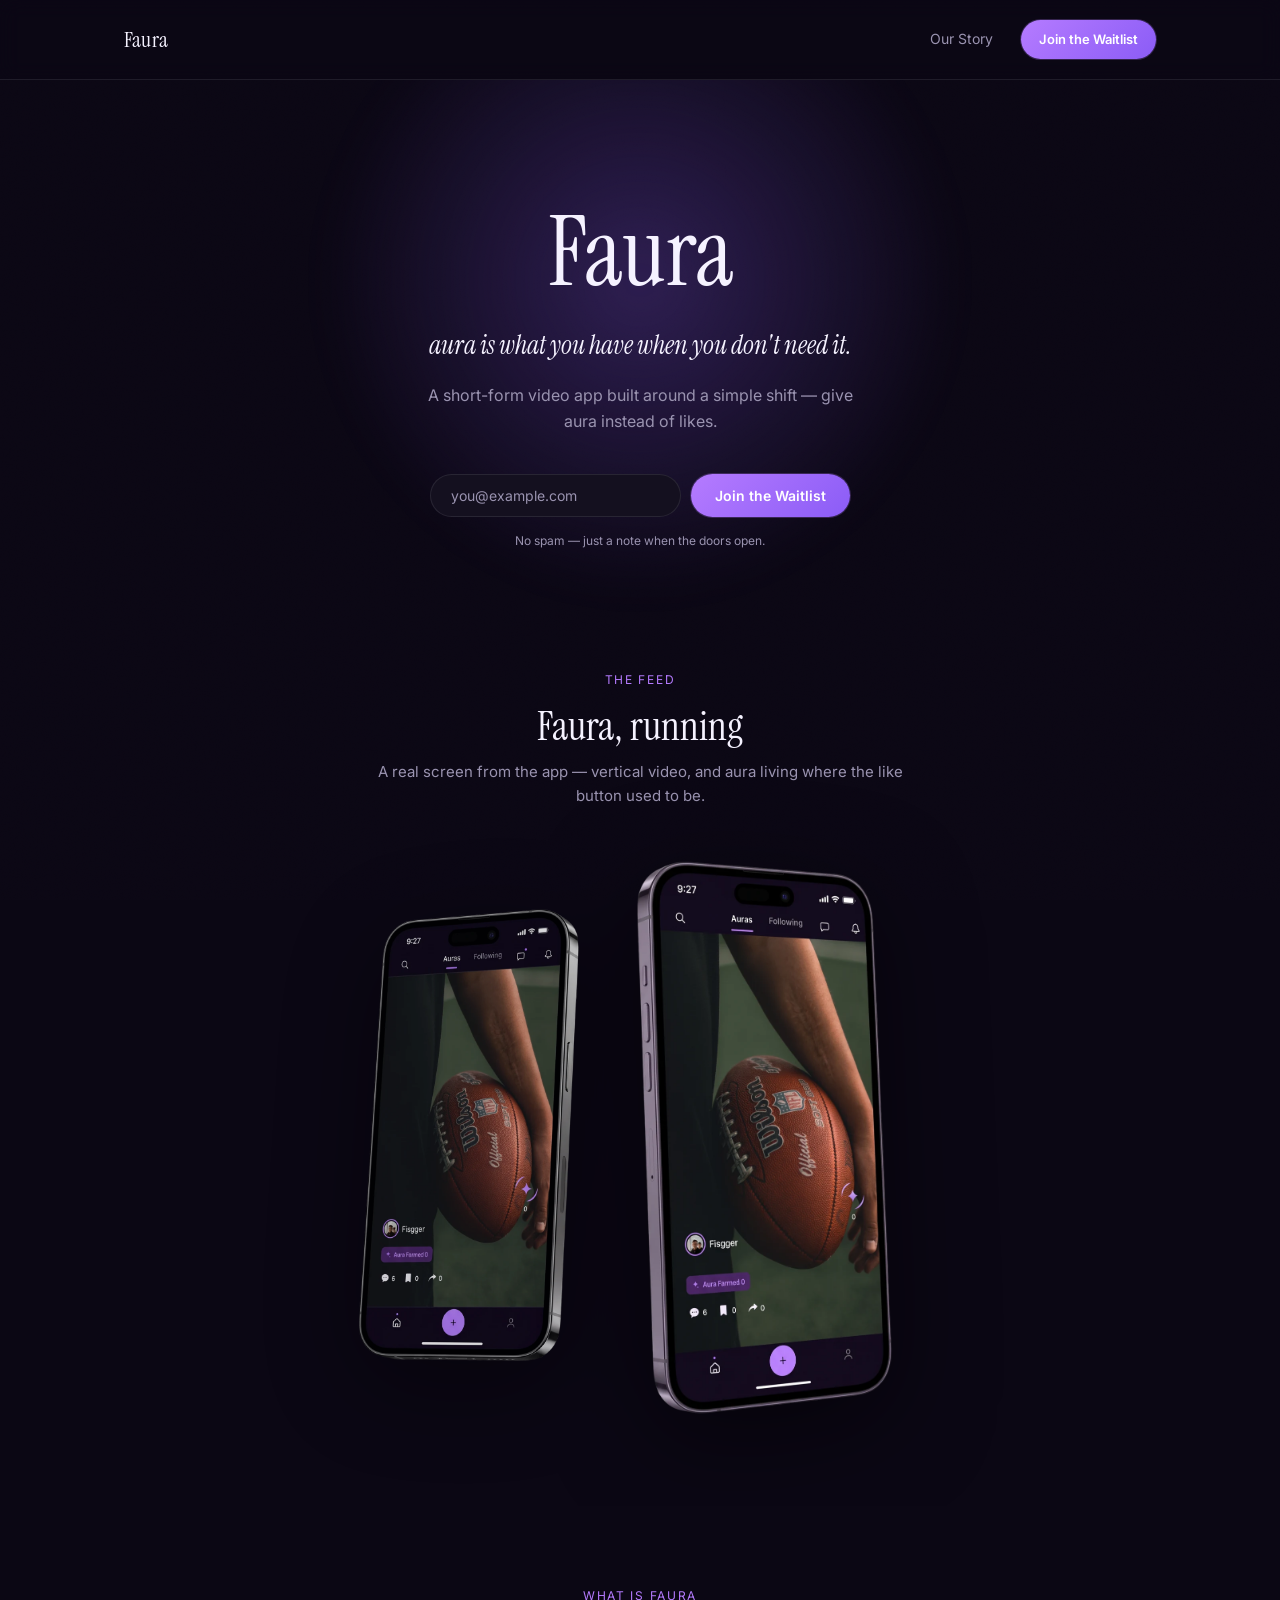
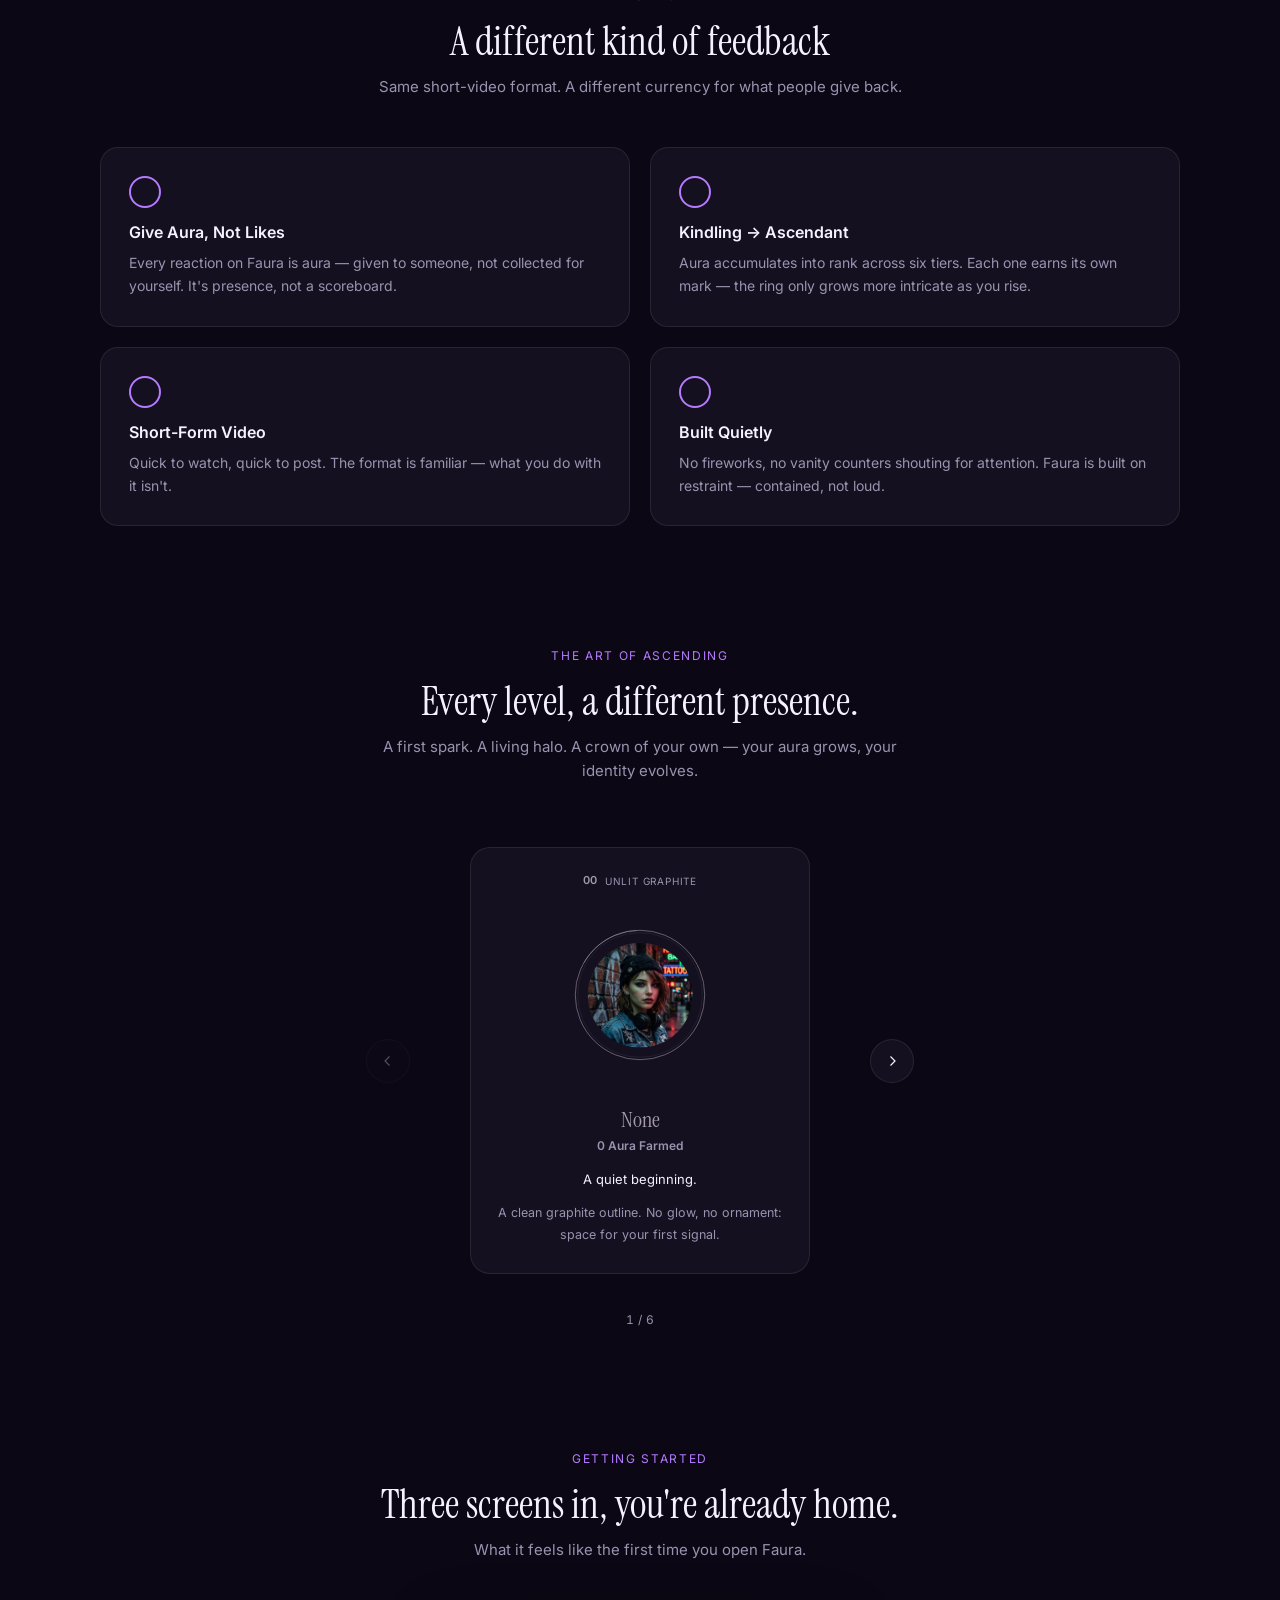
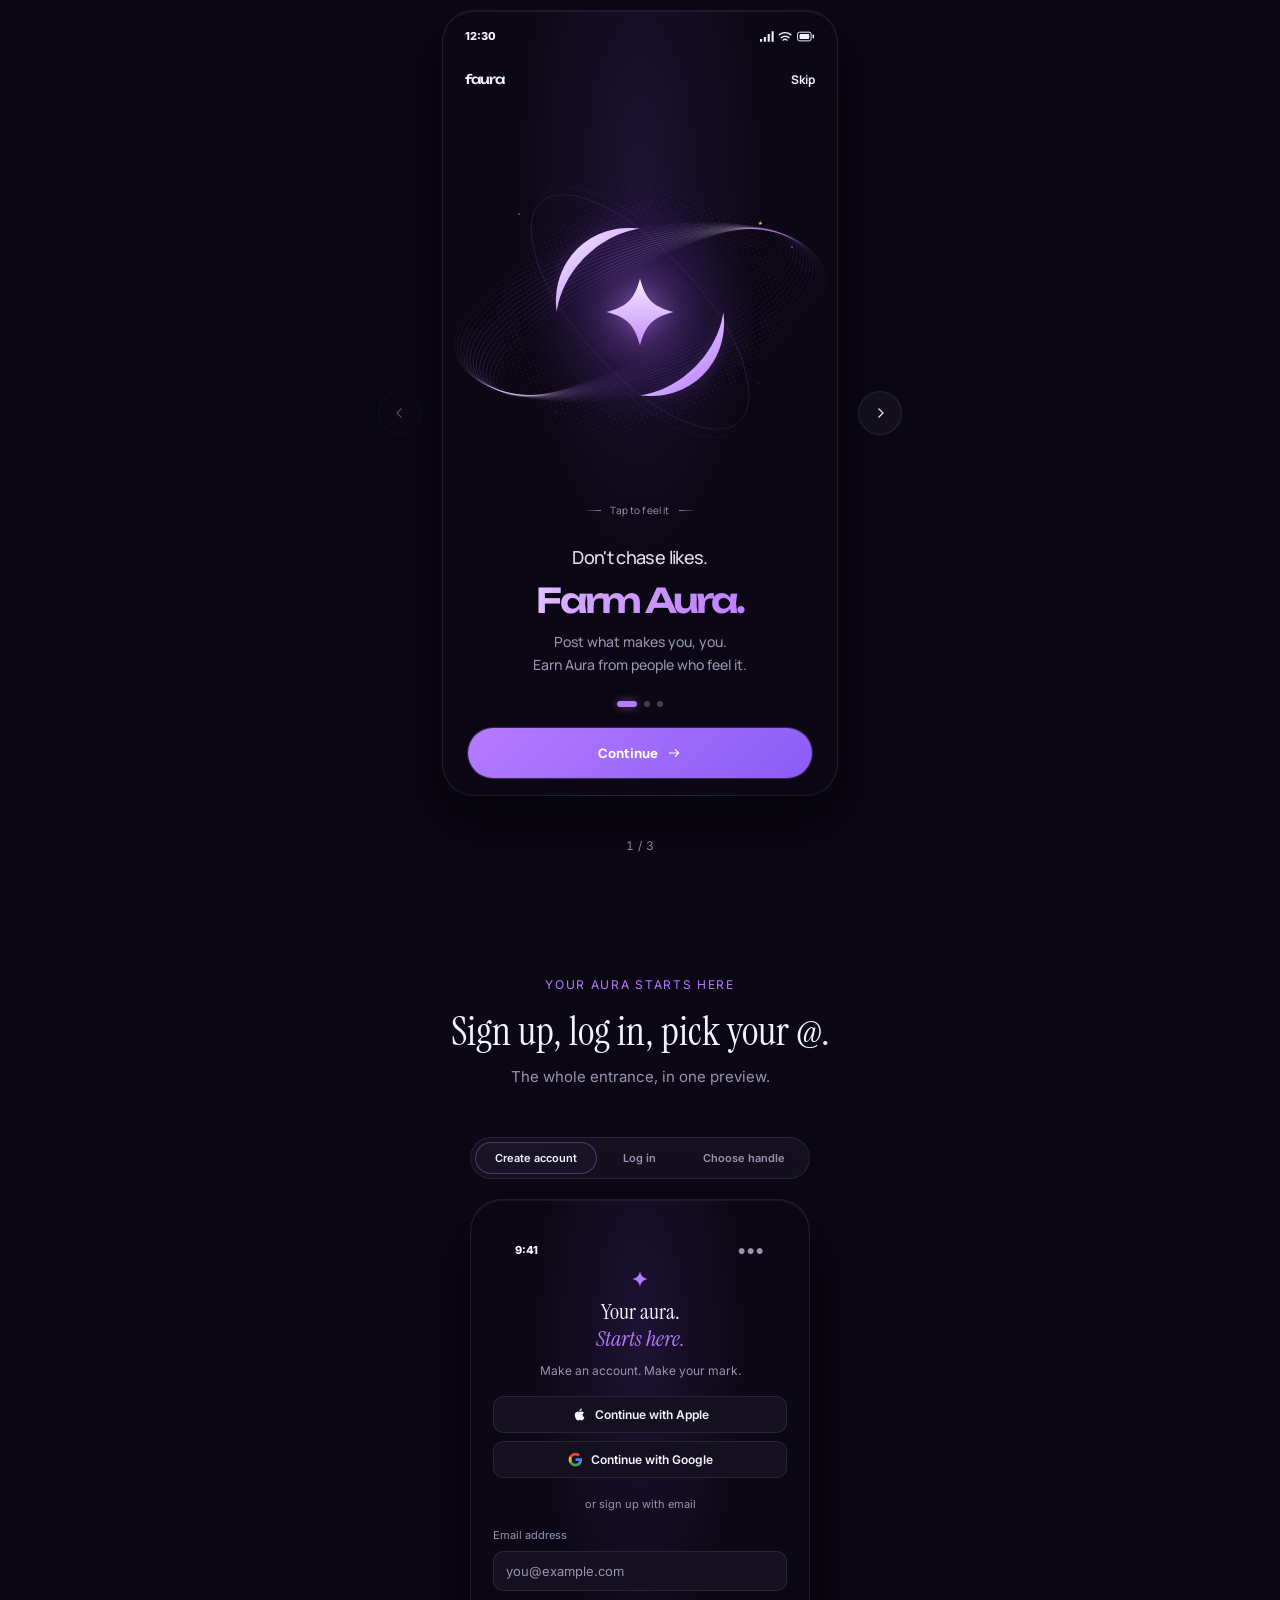
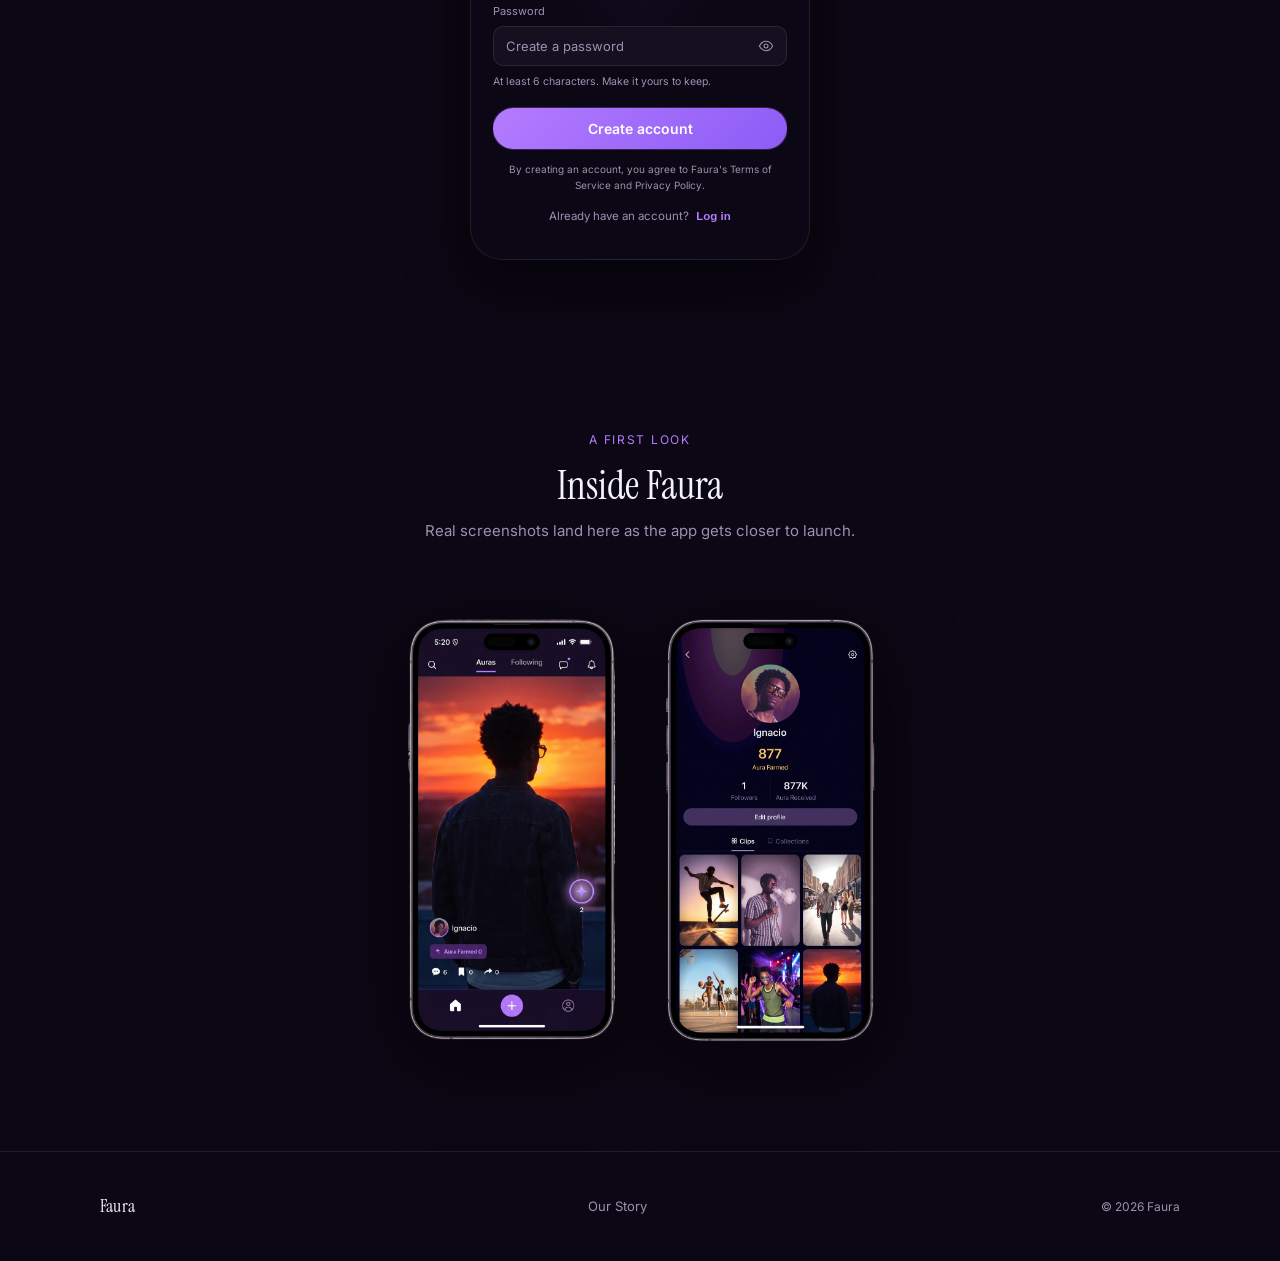
<file: index.html>
<!DOCTYPE html>
<html lang="en">
<head>
  <!-- Google tag (gtag.js) -->
  <script async src="https://www.googletagmanager.com/gtag/js?id=G-32G35X603Q"></script>
  <script>
    window.dataLayer = window.dataLayer || [];
    function gtag(){dataLayer.push(arguments);}
    gtag('js', new Date());
    gtag('config', 'G-32G35X603Q');
  </script>

  <meta charset="UTF-8" />
  <meta name="viewport" content="width=device-width, initial-scale=1.0" />
  <title>Faura — aura is what you have when you don't need it</title>
  <meta name="description" content="Faura is a short-form video app built around a simple shift: give aura instead of likes. Join the waitlist." />

  <link rel="preconnect" href="https://fonts.googleapis.com" />
  <link rel="preconnect" href="https://fonts.gstatic.com" crossorigin />
  <link href="https://fonts.googleapis.com/css2?family=Instrument+Serif:ital@0;1&family=Inter:wght@400;500;600;700&display=swap" rel="stylesheet" />
  <link href="https://fonts.googleapis.com/css2?family=Unbounded:wght@500;600;700&family=Manrope:wght@500;700;800&display=swap" rel="stylesheet" />

  <link rel="stylesheet" href="styles.css" />
</head>
<body>

  <header class="nav">
    <div class="nav-inner">
      <a href="index.html" class="wordmark">Faura</a>
      <nav class="nav-links">
        <a href="story.html" class="nav-link">Our Story</a>
        <a href="#waitlist" class="btn btn-primary btn-sm">Join the Waitlist</a>
      </nav>
    </div>
  </header>

  <main>
    <section class="hero" id="waitlist">
      <div class="hero-glow"></div>
      <div class="hero-inner">
        <h1>Faura</h1>
        <p class="hero-tagline">aura is what you have when you don't need it.</p>
        <p class="hero-desc">A short-form video app built around a simple shift — give aura instead of likes.</p>

        <!--
          Netlify Forms: this static form is auto-detected at deploy time.
          Submissions appear in the Netlify dashboard under Forms.
          No backend or JS required.
        -->
        <form name="waitlist" method="POST" data-netlify="true" netlify-honeypot="bot-field" class="waitlist-form">
          <input type="hidden" name="form-name" value="waitlist" />
          <p class="hidden-field">
            <label>Don't fill this out if you're human: <input name="bot-field" /></label>
          </p>
          <input type="email" name="email" placeholder="you@example.com" aria-label="Email address" required />
          <button type="submit" class="btn btn-primary">Join the Waitlist</button>
        </form>
        <p class="waitlist-note">No spam — just a note when the doors open.</p>
      </div>
    </section>

    <section class="showcase-section" id="feed-showcase">
      <div class="section-head">
        <span class="eyebrow">The Feed</span>
        <h2>Faura, running</h2>
        <p>A real screen from the app — vertical video, and aura living where the like button used to be.</p>
      </div>

      <div class="showcase-phones reveal">
        <img src="assets/screenshot-feed-angled.webp" alt="Faura feed, angled view" class="phone-back" width="781" height="1400" />
        <img src="assets/screenshot-feed-front.webp" alt="Faura feed" class="phone-front" width="781" height="1400" />
      </div>
    </section>

    <section id="what-is-faura">
      <div class="section-head">
        <span class="eyebrow">What is Faura</span>
        <h2>A different kind of feedback</h2>
        <p>Same short-video format. A different currency for what people give back.</p>
      </div>

      <div class="feature-grid">
        <div class="feature-card">
          <div class="feature-ring"></div>
          <h3>Give Aura, Not Likes</h3>
          <p>Every reaction on Faura is aura — given to someone, not collected for yourself. It's presence, not a scoreboard.</p>
        </div>
        <div class="feature-card">
          <div class="feature-ring"></div>
          <h3>Kindling → Ascendant</h3>
          <p>Aura accumulates into rank across six tiers. Each one earns its own mark — the ring only grows more intricate as you rise.</p>
        </div>
        <div class="feature-card">
          <div class="feature-ring"></div>
          <h3>Short-Form Video</h3>
          <p>Quick to watch, quick to post. The format is familiar — what you do with it isn't.</p>
        </div>
        <div class="feature-card">
          <div class="feature-ring"></div>
          <h3>Built Quietly</h3>
          <p>No fireworks, no vanity counters shouting for attention. Faura is built on restraint — contained, not loud.</p>
        </div>
      </div>
    </section>

    <section class="ranks-section" id="ranks">
      <div class="section-head">
        <span class="eyebrow">The Art of Ascending</span>
        <h2>Every level, a different presence.</h2>
        <p>A first spark. A living halo. A crown of your own — your aura grows, your identity evolves.</p>
      </div>

      <div class="prank-carousel">
        <button class="prank-arrow prank-prev" type="button" aria-label="Previous rank" disabled><svg viewBox="0 0 24 24" fill="none" stroke="currentColor" stroke-width="1.6" aria-hidden="true"><path d="m14 6-6 6 6 6"/></svg></button>
        <div class="prank-track">
        <figure class="prank-card" data-rank="none" data-index="0" data-state="active">
          <div class="prank-meta">
            <span class="prank-number">00</span>
            <span class="prank-material">Unlit graphite</span>
          </div>
          <div class="prank-visual">
            <div class="prank-avatar"><img src="assets/default-avatar.webp" alt="" /></div>
            <svg xmlns="http://www.w3.org/2000/svg" class="rk-svg" viewBox="0 0 320 320" fill="none" data-rk="none" role="img" aria-labelledby="prank-none-title"><title id="prank-none-title">None — 0 Aura Farmed</title><defs><linearGradient id="prank-none-metal" x1="48" y1="38" x2="268" y2="298" gradientUnits="userSpaceOnUse"><stop stop-color="#29262e"/><stop offset=".14" stop-color="#57515f"/><stop offset=".29" stop-color="#bbb5c2"/><stop offset=".40" stop-color="#57515f"/><stop offset=".55" stop-color="#29262e"/><stop offset=".72" stop-color="#928997"/><stop offset=".83" stop-color="#bbb5c2"/><stop offset="1" stop-color="#29262e"/></linearGradient><linearGradient id="prank-none-light" x1="58" y1="49" x2="250" y2="270" gradientUnits="userSpaceOnUse"><stop stop-color="#bbb5c2"/><stop offset=".4" stop-color="#928997"/><stop offset="1" stop-color="#57515f"/></linearGradient><radialGradient id="prank-none-avatar" cx=".35" cy=".2" r=".8"><stop stop-color="#30263d"/><stop offset="1" stop-color="#100b18"/></radialGradient><radialGradient id="prank-none-halo"><stop stop-color="#57515f" stop-opacity="0"/><stop offset=".66" stop-color="#57515f" stop-opacity="0"/><stop offset=".81" stop-color="#57515f" stop-opacity="0"/><stop offset="1" stop-color="#57515f" stop-opacity="0"/></radialGradient><clipPath id="prank-none-aperture"><circle cx="160" cy="160" r="88"/></clipPath></defs><circle class="rk-halo" cx="160" cy="160" r="154" fill="url(#prank-none-halo)"/><g class="rk-sign" opacity=".24" transform="translate(160 160) scale(1.3)"><path d="M0 -10 C1.5 -3.1 3.1 -1.5 10 0 C3.1 1.5 1.5 3.1 0 10 C-1.5 3.1 -3.1 1.5 -10 0 C-3.1 -1.5 -1.5 -3.1 0 -10Z" fill="#928997" /></g><g class="rk-frame"><circle cx="160" cy="160" r="109" fill="none" stroke="#706777" stroke-width="1.5" /><circle cx="160" cy="160" r="105" fill="none" stroke="#38313e" stroke-width="0.7" /><path d="M65.603 105.5 A109 109 0 0 1 154.295 51.149" fill="none" stroke="#c0b4c9" stroke-width="1" opacity=".55"/></g></svg>
          </div>
          <h3 class="prank-name">None</h3>
          <span class="prank-range">0 Aura Farmed</span>
          <p class="prank-signature">A quiet beginning.</p>
          <p class="prank-detail">A clean graphite outline. No glow, no ornament: space for your first signal.</p>
        </figure>

        <figure class="prank-card" data-rank="kindling" data-index="1">
          <div class="prank-meta">
            <span class="prank-number">01</span>
            <span class="prank-material">Smoked amethyst</span>
          </div>
          <div class="prank-visual">
            <div class="prank-avatar"><img src="assets/default-avatar.webp" alt="" /></div>
            <svg xmlns="http://www.w3.org/2000/svg" class="rk-svg" viewBox="0 0 320 320" fill="none" data-rk="kindling" role="img" aria-labelledby="prank-kindling-title"><title id="prank-kindling-title">Kindling — 1–9 Aura Farmed</title><defs><linearGradient id="prank-kindling-metal" x1="48" y1="38" x2="268" y2="298" gradientUnits="userSpaceOnUse"><stop stop-color="#473457"/><stop offset=".14" stop-color="#aa87e0"/><stop offset=".29" stop-color="#eee4ff"/><stop offset=".40" stop-color="#aa87e0"/><stop offset=".55" stop-color="#473457"/><stop offset=".72" stop-color="#c3a5ef"/><stop offset=".83" stop-color="#eee4ff"/><stop offset="1" stop-color="#473457"/></linearGradient><linearGradient id="prank-kindling-light" x1="58" y1="49" x2="250" y2="270" gradientUnits="userSpaceOnUse"><stop stop-color="#eee4ff"/><stop offset=".4" stop-color="#c3a5ef"/><stop offset="1" stop-color="#aa87e0"/></linearGradient><radialGradient id="prank-kindling-avatar" cx=".35" cy=".2" r=".8"><stop stop-color="#30263d"/><stop offset="1" stop-color="#100b18"/></radialGradient><radialGradient id="prank-kindling-halo"><stop stop-color="#aa87e0" stop-opacity="0"/><stop offset=".66" stop-color="#aa87e0" stop-opacity="0"/><stop offset=".81" stop-color="#aa87e0" stop-opacity="0.055"/><stop offset="1" stop-color="#aa87e0" stop-opacity="0"/></radialGradient><clipPath id="prank-kindling-aperture"><circle cx="160" cy="160" r="88"/></clipPath></defs><circle class="rk-halo" cx="160" cy="160" r="154" fill="url(#prank-kindling-halo)"/><g class="rk-sign" opacity=".24" transform="translate(160 160) scale(1.3)"><path d="M0 -10 C1.5 -3.1 3.1 -1.5 10 0 C3.1 1.5 1.5 3.1 0 10 C-1.5 3.1 -3.1 1.5 -10 0 C-3.1 -1.5 -1.5 -3.1 0 -10Z" fill="#c3a5ef" /></g><g class="rk-frame"><circle cx="160" cy="160" r="107" fill="none" stroke="#aa87e0" stroke-width="1.1" opacity=".38"/><circle cx="160" cy="160" r="111" fill="none" stroke="url(#prank-kindling-metal)" stroke-width="2.2" /><g class="rk-spin rk-ignition"><path d="M136.922 51.426 L141.23 50.192 L145.617 49.258 L150.052 48.536 L154.523 48.015 L159.02 47.691 L163.534 47.562 L168.055 47.629 L172.575 47.891 L177.085 48.346 L181.577 48.996 L186.041 49.838 L190.469 50.871 L194.853 52.093 L199.183 53.503 L203.452 55.099 L207.65 56.876 L211.77 58.833 L215.803 60.965 L219.743 63.268 L223.58 65.738 L227.308 68.371 L230.92 71.161 L234.407 74.102 L237.765 77.189 L240.986 80.416 L244.064 83.776 L246.993 87.262 L249.769 90.869 L252.386 94.587 L254.839 98.411 L257.123 102.332 L259.235 106.344 L261.171 110.437 L262.927 114.604 L264.499 118.837 L265.883 123.128 L267.074 127.468 L268.066 131.851 L268.843 136.268 L269.314 140.725 L269.314 140.725 L268.061 136.439 L266.766 132.19 L265.339 127.996 L263.769 123.864 L262.054 119.8 L260.194 115.809 L258.191 111.897 L256.047 108.068 L253.764 104.327 L251.346 100.679 L248.797 97.128 L246.119 93.679 L243.317 90.336 L240.395 87.102 L237.356 83.982 L234.205 80.98 L230.945 78.099 L227.582 75.342 L224.119 72.713 L220.561 70.215 L216.912 67.852 L213.177 65.626 L209.361 63.54 L205.468 61.597 L201.504 59.8 L197.473 58.151 L193.38 56.653 L189.231 55.307 L185.03 54.117 L180.783 53.083 L176.494 52.208 L172.171 51.493 L167.818 50.939 L163.44 50.547 L159.043 50.318 L154.632 50.25 L150.213 50.343 L145.79 50.591 L141.365 50.981 L136.922 51.426Z" fill="url(#prank-kindling-light)" /><g transform="translate(234.273 77.511) scale(0.6)"><path d="M0 -10 C1.5 -3.1 3.1 -1.5 10 0 C3.1 1.5 1.5 3.1 0 10 C-1.5 3.1 -3.1 1.5 -10 0 C-3.1 -1.5 -1.5 -3.1 0 -10Z" fill="#eee4ff" /></g></g></g></svg>
          </div>
          <h3 class="prank-name">Kindling</h3>
          <span class="prank-range">1–9 Aura Farmed</span>
          <p class="prank-signature">Your first spark.</p>
          <p class="prank-detail">A lilac filament, one tapered ignition and a single four-point spark. The first reward is unmistakable, but deliberately restrained.</p>
        </figure>

        <figure class="prank-card" data-rank="bloom" data-index="2">
          <div class="prank-meta">
            <span class="prank-number">02</span>
            <span class="prank-material">Sculpted amethyst</span>
          </div>
          <div class="prank-visual">
            <div class="prank-avatar"><img src="assets/default-avatar.webp" alt="" /></div>
            <svg xmlns="http://www.w3.org/2000/svg" class="rk-svg" viewBox="0 0 320 320" fill="none" data-rk="bloom" role="img" aria-labelledby="prank-bloom-title"><title id="prank-bloom-title">Bloom — 10–49 Aura Farmed</title><defs><linearGradient id="prank-bloom-metal" x1="48" y1="38" x2="268" y2="298" gradientUnits="userSpaceOnUse"><stop stop-color="#4d236e"/><stop offset=".14" stop-color="#b069ec"/><stop offset=".29" stop-color="#f0dcff"/><stop offset=".40" stop-color="#b069ec"/><stop offset=".55" stop-color="#4d236e"/><stop offset=".72" stop-color="#cd97fa"/><stop offset=".83" stop-color="#f0dcff"/><stop offset="1" stop-color="#4d236e"/></linearGradient><linearGradient id="prank-bloom-light" x1="58" y1="49" x2="250" y2="270" gradientUnits="userSpaceOnUse"><stop stop-color="#f0dcff"/><stop offset=".4" stop-color="#cd97fa"/><stop offset="1" stop-color="#b069ec"/></linearGradient><radialGradient id="prank-bloom-avatar" cx=".35" cy=".2" r=".8"><stop stop-color="#30263d"/><stop offset="1" stop-color="#100b18"/></radialGradient><radialGradient id="prank-bloom-halo"><stop stop-color="#b069ec" stop-opacity="0"/><stop offset=".66" stop-color="#b069ec" stop-opacity="0"/><stop offset=".81" stop-color="#b069ec" stop-opacity="0.105"/><stop offset="1" stop-color="#b069ec" stop-opacity="0"/></radialGradient><clipPath id="prank-bloom-aperture"><circle cx="160" cy="160" r="88"/></clipPath></defs><circle class="rk-halo" cx="160" cy="160" r="154" fill="url(#prank-bloom-halo)"/><g class="rk-sign" opacity=".24" transform="translate(160 160) scale(1.3)"><path d="M0 -10 C1.5 -3.1 3.1 -1.5 10 0 C3.1 1.5 1.5 3.1 0 10 C-1.5 3.1 -3.1 1.5 -10 0 C-3.1 -1.5 -1.5 -3.1 0 -10Z" fill="#cd97fa" /></g><g class="rk-frame"><g class="rk-breathe"><circle cx="160" cy="160" r="106" fill="none" stroke="#4d236e" stroke-width="7" /><circle cx="160" cy="160" r="103" fill="none" stroke="#cd97fa" stroke-width="1.4" opacity=".7"/><path d="M167.673 50.268 L170.153 49.502 L172.635 49.101 L175.128 48.842 L177.629 48.693 L180.137 48.643 L182.647 48.685 L185.158 48.816 L187.667 49.034 L190.17 49.337 L192.665 49.724 L195.149 50.195 L197.618 50.75 L200.069 51.388 L202.5 52.108 L204.907 52.909 L207.287 53.791 L209.638 54.753 L211.955 55.794 L214.237 56.912 L216.48 58.107 L218.682 59.376 L220.84 60.719 L222.95 62.133 L225.012 63.616 L227.021 65.167 L228.976 66.784 L230.875 68.464 L232.715 70.205 L234.494 72.005 L236.209 73.861 L237.86 75.771 L239.444 77.734 L240.957 79.746 L242.399 81.806 L243.765 83.913 L245.051 86.066 L246.251 88.266 L247.352 90.517 L248.327 92.834 L248.992 95.344 L248.992 95.344 L246.793 94.001 L244.822 92.53 L242.894 91.058 L240.985 89.601 L239.083 88.166 L237.183 86.756 L235.283 85.371 L233.381 84.011 L231.476 82.678 L229.567 81.369 L227.654 80.084 L225.736 78.823 L223.813 77.584 L221.885 76.368 L219.951 75.172 L218.011 73.996 L216.064 72.839 L214.11 71.7 L212.148 70.58 L210.178 69.477 L208.198 68.39 L206.208 67.32 L204.208 66.267 L202.195 65.229 L200.169 64.207 L198.13 63.2 L196.077 62.21 L194.007 61.236 L191.921 60.277 L189.818 59.336 L187.697 58.41 L185.556 57.501 L183.395 56.608 L181.214 55.731 L179.011 54.868 L176.786 54.015 L174.539 53.168 L172.269 52.314 L169.977 51.421 L167.673 50.268Z" fill="url(#prank-bloom-metal)" /><path d="M171.707 48.614 L173.669 48.673 L175.625 48.819 L177.578 49.014 L179.528 49.253 L181.473 49.532 L183.413 49.852 L185.347 50.212 L187.274 50.61 L189.194 51.048 L191.105 51.523 L193.008 52.037 L194.9 52.589 L196.781 53.179 L198.651 53.806 L200.509 54.471 L202.353 55.173 L204.183 55.912 L205.998 56.687 L207.797 57.499 L209.58 58.346 L211.345 59.229 L213.092 60.148 L214.821 61.101 L216.53 62.088 L218.218 63.109 L219.886 64.163 L221.531 65.25 L223.154 66.37 L224.754 67.521 L226.331 68.704 L227.882 69.917 L229.409 71.161 L230.909 72.434 L232.383 73.737 L233.83 75.069 L235.248 76.429 L236.636 77.818 L237.992 79.237 L239.311 80.689 L240.566 82.198 L240.566 82.198 L239.081 80.919 L237.612 79.631 L236.132 78.359 L234.638 77.107 L233.127 75.876 L231.601 74.669 L230.058 73.485 L228.499 72.325 L226.924 71.188 L225.333 70.076 L223.727 68.989 L222.105 67.926 L220.468 66.887 L218.816 65.874 L217.15 64.886 L215.47 63.923 L213.776 62.985 L212.069 62.072 L210.349 61.185 L208.615 60.324 L206.869 59.488 L205.111 58.679 L203.341 57.895 L201.559 57.138 L199.766 56.407 L197.961 55.702 L196.146 55.025 L194.32 54.374 L192.484 53.75 L190.638 53.154 L188.782 52.585 L186.917 52.043 L185.042 51.529 L183.16 51.043 L181.268 50.583 L179.369 50.151 L177.463 49.744 L175.549 49.361 L173.629 48.997 L171.707 48.614Z" fill="url(#prank-bloom-light)" opacity=".75"/><path d="M258.867 111.779 L260.771 113.544 L262.359 115.493 L263.83 117.522 L265.209 119.614 L266.506 121.76 L267.725 123.956 L268.867 126.196 L269.933 128.477 L270.923 130.797 L271.834 133.151 L272.668 135.537 L273.422 137.953 L274.095 140.395 L274.687 142.86 L275.197 145.345 L275.623 147.848 L275.965 150.364 L276.223 152.892 L276.395 155.427 L276.482 157.967 L276.484 160.508 L276.4 163.048 L276.231 165.583 L275.977 168.11 L275.638 170.626 L275.216 173.127 L274.71 175.611 L274.122 178.075 L273.453 180.516 L272.703 182.93 L271.874 185.315 L270.966 187.667 L269.981 189.984 L268.917 192.263 L267.776 194.499 L266.554 196.69 L265.249 198.828 L263.85 200.908 L262.331 202.911 L260.49 204.741 L260.49 204.741 L260.553 202.166 L260.842 199.723 L261.153 197.317 L261.46 194.935 L261.751 192.571 L262.023 190.221 L262.273 187.883 L262.499 185.556 L262.701 183.239 L262.88 180.931 L263.036 178.632 L263.169 176.34 L263.28 174.056 L263.37 171.778 L263.439 169.505 L263.487 167.237 L263.516 164.972 L263.525 162.711 L263.514 160.452 L263.484 158.194 L263.435 155.936 L263.367 153.678 L263.279 151.418 L263.172 149.156 L263.044 146.891 L262.896 144.622 L262.727 142.348 L262.536 140.069 L262.323 137.784 L262.087 135.491 L261.828 133.191 L261.544 130.883 L261.237 128.565 L260.906 126.237 L260.553 123.898 L260.179 121.545 L259.789 119.175 L259.394 116.782 L259.021 114.351 L258.867 111.779Z" fill="url(#prank-bloom-metal)" /><path d="M262.317 114.445 L263.247 116.174 L264.098 117.942 L264.906 119.73 L265.674 121.538 L266.404 123.362 L267.097 125.202 L267.753 127.057 L268.371 128.925 L268.952 130.806 L269.496 132.7 L270.002 134.604 L270.47 136.519 L270.9 138.443 L271.292 140.376 L271.645 142.317 L271.959 144.265 L272.234 146.219 L272.47 148.179 L272.667 150.143 L272.824 152.111 L272.942 154.081 L273.021 156.053 L273.06 158.027 L273.059 160 L273.019 161.973 L272.94 163.944 L272.821 165.913 L272.663 167.878 L272.466 169.84 L272.23 171.796 L271.955 173.746 L271.641 175.69 L271.289 177.626 L270.898 179.554 L270.468 181.473 L269.998 183.381 L269.489 185.278 L268.939 187.161 L268.341 189.03 L267.661 190.871 L267.661 190.871 L268.026 188.946 L268.408 187.029 L268.769 185.111 L269.107 183.191 L269.417 181.268 L269.699 179.343 L269.953 177.415 L270.179 175.485 L270.375 173.552 L270.543 171.619 L270.681 169.683 L270.791 167.747 L270.872 165.811 L270.924 163.874 L270.947 161.937 L270.941 160 L270.906 158.064 L270.843 156.129 L270.751 154.196 L270.63 152.264 L270.481 150.334 L270.303 148.407 L270.096 146.482 L269.861 144.56 L269.597 142.641 L269.305 140.727 L268.984 138.816 L268.635 136.909 L268.257 135.007 L267.85 133.11 L267.415 131.218 L266.951 129.332 L266.46 127.452 L265.94 125.578 L265.392 123.711 L264.817 121.85 L264.216 119.995 L263.591 118.147 L262.946 116.302 L262.317 114.445Z" fill="url(#prank-bloom-light)" opacity=".75"/><path d="M251.194 221.511 L250.617 224.042 L249.724 226.392 L248.702 228.68 L247.58 230.921 L246.369 233.117 L245.078 235.27 L243.709 237.38 L242.266 239.444 L240.752 241.46 L239.169 243.427 L237.519 245.342 L235.804 247.203 L234.026 249.007 L232.187 250.752 L230.29 252.436 L228.336 254.056 L226.328 255.611 L224.267 257.098 L222.158 258.515 L220.002 259.86 L217.802 261.132 L215.56 262.329 L213.28 263.45 L210.965 264.494 L208.617 265.458 L206.239 266.343 L203.835 267.148 L201.408 267.87 L198.959 268.511 L196.494 269.069 L194.014 269.543 L191.523 269.933 L189.023 270.238 L186.518 270.456 L184.011 270.586 L181.503 270.624 L178.998 270.563 L176.498 270.391 L174.003 270.076 L171.498 269.397 L171.498 269.397 L173.76 268.165 L176.02 267.193 L178.259 266.26 L180.475 265.334 L182.669 264.405 L184.84 263.465 L186.989 262.512 L189.117 261.544 L191.225 260.561 L193.313 259.562 L195.382 258.548 L197.433 257.517 L199.467 256.471 L201.485 255.41 L203.488 254.333 L205.477 253.241 L207.452 252.133 L209.415 251.01 L211.366 249.872 L213.306 248.717 L215.237 247.546 L217.159 246.357 L219.072 245.152 L220.977 243.927 L222.875 242.684 L224.766 241.422 L226.65 240.138 L228.529 238.833 L230.402 237.506 L232.269 236.155 L234.131 234.781 L235.989 233.381 L237.842 231.957 L239.693 230.506 L241.542 229.03 L243.392 227.53 L245.25 226.007 L247.125 224.469 L249.044 222.93 L251.194 221.511Z" fill="url(#prank-bloom-metal)" /><path d="M250.61 225.832 L249.577 227.501 L248.473 229.123 L247.327 230.716 L246.146 232.285 L244.931 233.83 L243.684 235.35 L242.406 236.845 L241.097 238.315 L239.759 239.759 L238.391 241.176 L236.995 242.567 L235.571 243.93 L234.119 245.264 L232.641 246.57 L231.136 247.846 L229.606 249.092 L228.052 250.307 L226.473 251.492 L224.87 252.644 L223.245 253.764 L221.597 254.852 L219.928 255.906 L218.239 256.926 L216.53 257.912 L214.801 258.864 L213.054 259.781 L211.29 260.662 L209.509 261.508 L207.712 262.318 L205.9 263.092 L204.073 263.829 L202.233 264.529 L200.379 265.192 L198.514 265.817 L196.638 266.404 L194.751 266.952 L192.854 267.459 L190.947 267.924 L189.03 268.341 L187.095 268.673 L187.095 268.673 L188.946 268.026 L190.796 267.398 L192.638 266.753 L194.469 266.085 L196.289 265.392 L198.098 264.674 L199.895 263.93 L201.679 263.16 L203.451 262.364 L205.21 261.542 L206.955 260.695 L208.686 259.822 L210.404 258.923 L212.107 257.999 L213.796 257.051 L215.47 256.077 L217.13 255.079 L218.773 254.057 L220.402 253.011 L222.014 251.94 L223.611 250.846 L225.191 249.728 L226.755 248.587 L228.302 247.422 L229.832 246.235 L231.344 245.024 L232.838 243.791 L234.315 242.535 L235.773 241.257 L237.213 239.956 L238.633 238.633 L240.035 237.289 L241.417 235.923 L242.78 234.536 L244.124 233.127 L245.448 231.699 L246.753 230.251 L248.042 228.786 L249.317 227.305 L250.61 225.832Z" fill="url(#prank-bloom-light)" opacity=".75"/><path d="M152.327 269.732 L149.847 270.498 L147.365 270.899 L144.872 271.158 L142.371 271.307 L139.863 271.357 L137.353 271.315 L134.842 271.184 L132.333 270.966 L129.83 270.663 L127.335 270.276 L124.851 269.805 L122.382 269.25 L119.931 268.612 L117.5 267.892 L115.093 267.091 L112.713 266.209 L110.362 265.247 L108.045 264.206 L105.763 263.088 L103.52 261.893 L101.318 260.624 L99.16 259.281 L97.05 257.867 L94.988 256.384 L92.979 254.833 L91.024 253.216 L89.125 251.536 L87.285 249.795 L85.506 247.995 L83.791 246.139 L82.14 244.229 L80.556 242.266 L79.043 240.254 L77.601 238.194 L76.235 236.087 L74.949 233.934 L73.749 231.734 L72.648 229.483 L71.673 227.166 L71.008 224.656 L71.008 224.656 L73.207 225.999 L75.178 227.47 L77.106 228.942 L79.015 230.399 L80.917 231.834 L82.817 233.244 L84.717 234.629 L86.619 235.989 L88.524 237.322 L90.433 238.631 L92.346 239.916 L94.264 241.177 L96.187 242.416 L98.115 243.632 L100.049 244.828 L101.989 246.004 L103.936 247.161 L105.89 248.3 L107.852 249.42 L109.822 250.523 L111.802 251.61 L113.792 252.68 L115.792 253.733 L117.805 254.771 L119.831 255.793 L121.87 256.8 L123.923 257.79 L125.993 258.764 L128.079 259.723 L130.182 260.664 L132.303 261.59 L134.444 262.499 L136.605 263.392 L138.786 264.269 L140.989 265.132 L143.214 265.985 L145.461 266.832 L147.731 267.686 L150.023 268.579 L152.327 269.732Z" fill="url(#prank-bloom-metal)" /><path d="M148.293 271.386 L146.331 271.327 L144.375 271.181 L142.422 270.986 L140.472 270.747 L138.527 270.468 L136.587 270.148 L134.653 269.788 L132.726 269.39 L130.806 268.952 L128.895 268.477 L126.992 267.963 L125.1 267.411 L123.219 266.821 L121.349 266.194 L119.491 265.529 L117.647 264.827 L115.817 264.088 L114.002 263.313 L112.203 262.501 L110.42 261.654 L108.655 260.771 L106.908 259.852 L105.179 258.899 L103.47 257.912 L101.782 256.891 L100.114 255.837 L98.469 254.75 L96.846 253.63 L95.246 252.479 L93.669 251.296 L92.118 250.083 L90.591 248.839 L89.091 247.566 L87.617 246.263 L86.17 244.931 L84.752 243.571 L83.364 242.182 L82.008 240.763 L80.689 239.311 L79.434 237.802 L79.434 237.802 L80.919 239.081 L82.388 240.369 L83.868 241.641 L85.362 242.893 L86.873 244.124 L88.399 245.331 L89.942 246.515 L91.501 247.675 L93.076 248.812 L94.667 249.924 L96.273 251.011 L97.895 252.074 L99.532 253.113 L101.184 254.126 L102.85 255.114 L104.53 256.077 L106.224 257.015 L107.931 257.928 L109.651 258.815 L111.385 259.676 L113.131 260.512 L114.889 261.321 L116.659 262.105 L118.441 262.862 L120.234 263.593 L122.039 264.298 L123.854 264.975 L125.68 265.626 L127.516 266.25 L129.362 266.846 L131.218 267.415 L133.083 267.957 L134.958 268.471 L136.84 268.957 L138.732 269.417 L140.631 269.849 L142.537 270.256 L144.451 270.639 L146.371 271.003 L148.293 271.386Z" fill="url(#prank-bloom-light)" opacity=".75"/><path d="M61.133 208.221 L59.229 206.456 L57.641 204.507 L56.17 202.478 L54.791 200.386 L53.494 198.24 L52.275 196.044 L51.133 193.804 L50.067 191.523 L49.077 189.203 L48.166 186.849 L47.332 184.463 L46.578 182.047 L45.905 179.605 L45.313 177.14 L44.803 174.655 L44.377 172.152 L44.035 169.636 L43.777 167.108 L43.605 164.573 L43.518 162.033 L43.516 159.492 L43.6 156.952 L43.769 154.417 L44.023 151.89 L44.362 149.374 L44.784 146.873 L45.29 144.389 L45.878 141.925 L46.547 139.484 L47.297 137.07 L48.126 134.685 L49.034 132.333 L50.019 130.016 L51.083 127.737 L52.224 125.501 L53.446 123.31 L54.751 121.172 L56.15 119.092 L57.669 117.089 L59.51 115.259 L59.51 115.259 L59.447 117.834 L59.158 120.277 L58.847 122.683 L58.54 125.065 L58.249 127.429 L57.977 129.779 L57.727 132.117 L57.501 134.444 L57.299 136.761 L57.12 139.069 L56.964 141.368 L56.831 143.66 L56.72 145.944 L56.63 148.222 L56.561 150.495 L56.513 152.763 L56.484 155.028 L56.475 157.289 L56.486 159.548 L56.516 161.806 L56.565 164.064 L56.633 166.322 L56.721 168.582 L56.828 170.844 L56.956 173.109 L57.104 175.378 L57.273 177.652 L57.464 179.931 L57.677 182.216 L57.913 184.509 L58.172 186.809 L58.456 189.117 L58.763 191.435 L59.094 193.763 L59.447 196.102 L59.821 198.455 L60.211 200.825 L60.606 203.218 L60.979 205.649 L61.133 208.221Z" fill="url(#prank-bloom-metal)" /><path d="M57.683 205.555 L56.753 203.826 L55.902 202.058 L55.094 200.27 L54.326 198.462 L53.596 196.638 L52.903 194.798 L52.247 192.943 L51.629 191.075 L51.048 189.194 L50.504 187.3 L49.998 185.396 L49.53 183.481 L49.1 181.557 L48.708 179.624 L48.355 177.683 L48.041 175.735 L47.766 173.781 L47.53 171.821 L47.333 169.857 L47.176 167.889 L47.058 165.919 L46.979 163.947 L46.94 161.973 L46.941 160 L46.981 158.027 L47.06 156.056 L47.179 154.087 L47.337 152.122 L47.534 150.16 L47.77 148.204 L48.045 146.254 L48.359 144.31 L48.711 142.374 L49.102 140.446 L49.532 138.527 L50.002 136.619 L50.511 134.722 L51.061 132.839 L51.659 130.97 L52.339 129.129 L52.339 129.129 L51.974 131.054 L51.592 132.971 L51.231 134.889 L50.893 136.809 L50.583 138.732 L50.301 140.657 L50.047 142.585 L49.821 144.515 L49.625 146.448 L49.457 148.381 L49.319 150.317 L49.209 152.253 L49.128 154.189 L49.076 156.126 L49.053 158.063 L49.059 160 L49.094 161.936 L49.157 163.871 L49.249 165.804 L49.37 167.736 L49.519 169.666 L49.697 171.593 L49.904 173.518 L50.139 175.44 L50.403 177.359 L50.695 179.273 L51.016 181.184 L51.365 183.091 L51.743 184.993 L52.15 186.89 L52.585 188.782 L53.049 190.668 L53.54 192.548 L54.06 194.422 L54.608 196.289 L55.183 198.15 L55.784 200.005 L56.409 201.853 L57.054 203.698 L57.683 205.555Z" fill="url(#prank-bloom-light)" opacity=".75"/><path d="M68.806 98.489 L69.383 95.958 L70.276 93.608 L71.298 91.32 L72.42 89.079 L73.631 86.883 L74.922 84.73 L76.291 82.62 L77.734 80.556 L79.248 78.54 L80.831 76.573 L82.481 74.658 L84.196 72.797 L85.974 70.993 L87.813 69.248 L89.71 67.564 L91.664 65.944 L93.672 64.389 L95.733 62.902 L97.842 61.485 L99.998 60.14 L102.198 58.868 L104.44 57.671 L106.72 56.55 L109.035 55.506 L111.383 54.542 L113.761 53.657 L116.165 52.852 L118.592 52.13 L121.041 51.489 L123.506 50.931 L125.986 50.457 L128.477 50.067 L130.977 49.762 L133.482 49.544 L135.989 49.414 L138.497 49.376 L141.002 49.437 L143.502 49.609 L145.997 49.924 L148.502 50.603 L148.502 50.603 L146.24 51.835 L143.98 52.807 L141.741 53.74 L139.525 54.666 L137.331 55.595 L135.16 56.535 L133.011 57.488 L130.883 58.456 L128.775 59.439 L126.687 60.438 L124.618 61.452 L122.567 62.483 L120.533 63.529 L118.515 64.59 L116.512 65.667 L114.523 66.759 L112.548 67.867 L110.585 68.99 L108.634 70.128 L106.694 71.283 L104.763 72.454 L102.841 73.643 L100.928 74.848 L99.023 76.073 L97.125 77.316 L95.234 78.578 L93.35 79.862 L91.471 81.167 L89.598 82.494 L87.731 83.845 L85.869 85.219 L84.011 86.619 L82.158 88.043 L80.307 89.494 L78.458 90.97 L76.608 92.47 L74.75 93.993 L72.875 95.531 L70.956 97.07 L68.806 98.489Z" fill="url(#prank-bloom-metal)" /><path d="M69.39 94.168 L70.423 92.499 L71.527 90.877 L72.673 89.284 L73.854 87.715 L75.069 86.17 L76.316 84.65 L77.594 83.155 L78.903 81.685 L80.241 80.241 L81.609 78.824 L83.005 77.433 L84.429 76.07 L85.881 74.736 L87.359 73.43 L88.864 72.154 L90.394 70.908 L91.948 69.693 L93.527 68.508 L95.13 67.356 L96.755 66.236 L98.403 65.148 L100.072 64.094 L101.761 63.074 L103.47 62.088 L105.199 61.136 L106.946 60.219 L108.71 59.338 L110.491 58.492 L112.288 57.682 L114.1 56.908 L115.927 56.171 L117.767 55.471 L119.621 54.808 L121.486 54.183 L123.362 53.596 L125.249 53.048 L127.146 52.541 L129.053 52.076 L130.97 51.659 L132.905 51.327 L132.905 51.327 L131.054 51.974 L129.204 52.602 L127.362 53.247 L125.531 53.915 L123.711 54.608 L121.902 55.326 L120.105 56.07 L118.321 56.84 L116.549 57.636 L114.79 58.458 L113.045 59.305 L111.314 60.178 L109.596 61.077 L107.893 62.001 L106.204 62.949 L104.53 63.923 L102.87 64.921 L101.227 65.943 L99.598 66.989 L97.986 68.06 L96.389 69.154 L94.809 70.272 L93.245 71.413 L91.698 72.578 L90.168 73.765 L88.656 74.976 L87.162 76.209 L85.685 77.465 L84.227 78.743 L82.787 80.044 L81.367 81.367 L79.965 82.711 L78.583 84.077 L77.22 85.464 L75.876 86.873 L74.552 88.301 L73.247 89.749 L71.958 91.214 L70.683 92.695 L69.39 94.168Z" fill="url(#prank-bloom-light)" opacity=".75"/><circle cx="160" cy="160" r="100" fill="none" stroke="#b069ec" stroke-width="0.75" opacity=".4"/></g></g></svg>
          </div>
          <h3 class="prank-name">Bloom</h3>
          <span class="prank-range">10–49 Aura Farmed</span>
          <p class="prank-signature">Presence takes shape.</p>
          <p class="prank-detail">Six sculpted petals grow out of an amethyst band. A fuller silhouette and a soft breath turn the first spark into a living aura.</p>
        </figure>

        <figure class="prank-card" data-rank="radiant" data-index="3">
          <div class="prank-meta">
            <span class="prank-number">03</span>
            <span class="prank-material">Prismatic platinum</span>
          </div>
          <div class="prank-visual">
            <div class="prank-avatar"><img src="assets/default-avatar.webp" alt="" /></div>
            <svg xmlns="http://www.w3.org/2000/svg" class="rk-svg" viewBox="0 0 320 320" fill="none" data-rk="radiant" role="img" aria-labelledby="prank-radiant-title"><title id="prank-radiant-title">Radiant — 50–249 Aura Farmed</title><defs><linearGradient id="prank-radiant-metal" x1="48" y1="38" x2="268" y2="298" gradientUnits="userSpaceOnUse"><stop stop-color="#574465"/><stop offset=".14" stop-color="#d5cce8"/><stop offset=".29" stop-color="#ffffff"/><stop offset=".40" stop-color="#d5cce8"/><stop offset=".55" stop-color="#574465"/><stop offset=".72" stop-color="#f1e7ff"/><stop offset=".83" stop-color="#ffffff"/><stop offset="1" stop-color="#574465"/></linearGradient><linearGradient id="prank-radiant-light" x1="58" y1="49" x2="250" y2="270" gradientUnits="userSpaceOnUse"><stop stop-color="#ffffff"/><stop offset=".4" stop-color="#f1e7ff"/><stop offset="1" stop-color="#d5cce8"/></linearGradient><radialGradient id="prank-radiant-avatar" cx=".35" cy=".2" r=".8"><stop stop-color="#30263d"/><stop offset="1" stop-color="#100b18"/></radialGradient><radialGradient id="prank-radiant-halo"><stop stop-color="#d5cce8" stop-opacity="0"/><stop offset=".66" stop-color="#d5cce8" stop-opacity="0"/><stop offset=".81" stop-color="#d5cce8" stop-opacity="0.105"/><stop offset="1" stop-color="#d5cce8" stop-opacity="0"/></radialGradient><clipPath id="prank-radiant-aperture"><circle cx="160" cy="160" r="88"/></clipPath></defs><circle class="rk-halo" cx="160" cy="160" r="154" fill="url(#prank-radiant-halo)"/><g class="rk-sign" opacity=".24" transform="translate(160 160) scale(1.3)"><path d="M0 -10 C1.5 -3.1 3.1 -1.5 10 0 C3.1 1.5 1.5 3.1 0 10 C-1.5 3.1 -3.1 1.5 -10 0 C-3.1 -1.5 -1.5 -3.1 0 -10Z" fill="#f1e7ff" /></g><g class="rk-frame"><path d="M160 34 L182.24 48.19 L202.478 57.449 L223.335 65.212 L249.095 70.905 L254.788 96.665 L262.551 117.522 L271.81 137.76 L286 160 L271.81 182.24 L262.551 202.478 L254.788 223.335 L249.095 249.095 L223.335 254.788 L202.478 262.551 L182.24 271.81 L160 286 L137.76 271.81 L117.522 262.551 L96.665 254.788 L70.905 249.095 L65.212 223.335 L57.449 202.478 L48.19 182.24 L34 160 L48.19 137.76 L57.449 117.522 L65.212 96.665 L70.905 70.905 L96.665 65.212 L117.522 57.449 L137.76 48.19Z M262 160 A102 102 0 1 0 58 160 A102 102 0 1 0 262 160Z" fill="url(#prank-radiant-metal)" fill-rule="evenodd"/><circle cx="160" cy="160" r="103" fill="none" stroke="#ffffff" stroke-width="1.4" opacity=".95"/><circle cx="160" cy="160" r="99" fill="none" stroke="#d5cce8" stroke-width="1" opacity=".65"/><path d="M160 34 L189.769 56.184 L160 55 L130.231 56.184Z" fill="#ffffff" opacity="0.65"/><path d="M249.095 70.905 L254.459 107.641 L234.246 85.754 L212.359 65.541Z" fill="#f1e7ff" opacity="0.27"/><path d="M286 160 L263.816 189.769 L265 160 L263.816 130.231Z" fill="#ffffff" opacity="0.65"/><path d="M249.095 249.095 L212.359 254.459 L234.246 234.246 L254.459 212.359Z" fill="#f1e7ff" opacity="0.27"/><path d="M160 286 L130.231 263.816 L160 265 L189.769 263.816Z" fill="#ffffff" opacity="0.65"/><path d="M70.905 249.095 L65.541 212.359 L85.754 234.246 L107.641 254.459Z" fill="#f1e7ff" opacity="0.27"/><path d="M34 160 L56.184 130.231 L55 160 L56.184 189.769Z" fill="#ffffff" opacity="0.65"/><path d="M70.905 70.905 L107.641 65.541 L85.754 85.754 L65.541 107.641Z" fill="#f1e7ff" opacity="0.27"/><g transform="translate(160 27) scale(0.36)"><path d="M0 -10 C1.5 -3.1 3.1 -1.5 10 0 C3.1 1.5 1.5 3.1 0 10 C-1.5 3.1 -3.1 1.5 -10 0 C-3.1 -1.5 -1.5 -3.1 0 -10Z" fill="#ffffff" /></g><g transform="translate(293 160) scale(0.36)"><path d="M0 -10 C1.5 -3.1 3.1 -1.5 10 0 C3.1 1.5 1.5 3.1 0 10 C-1.5 3.1 -3.1 1.5 -10 0 C-3.1 -1.5 -1.5 -3.1 0 -10Z" fill="#ffffff" /></g><g transform="translate(160 293) scale(0.36)"><path d="M0 -10 C1.5 -3.1 3.1 -1.5 10 0 C3.1 1.5 1.5 3.1 0 10 C-1.5 3.1 -3.1 1.5 -10 0 C-3.1 -1.5 -1.5 -3.1 0 -10Z" fill="#ffffff" /></g><g transform="translate(27 160) scale(0.36)"><path d="M0 -10 C1.5 -3.1 3.1 -1.5 10 0 C3.1 1.5 1.5 3.1 0 10 C-1.5 3.1 -3.1 1.5 -10 0 C-3.1 -1.5 -1.5 -3.1 0 -10Z" fill="#ffffff" /></g><g class="rk-spin rk-ray"><path d="M84.34 84.34 L88.041 80.431 L92.002 76.774 L96.163 73.335 L100.508 70.118 L105.021 67.129 L109.69 64.376 L114.5 61.867 L119.439 59.609 L124.493 57.607 L129.648 55.868 L134.89 54.397 L140.205 53.198 L145.579 52.275 L150.995 51.631 L156.44 51.268 L161.899 51.187 L167.357 51.388 L172.798 51.872 L178.207 52.637 L183.57 53.681 L188.872 55.002 L194.098 56.594 L199.234 58.455 L204.265 60.579 L209.178 62.959 L213.96 65.59 L218.597 68.463 L223.076 71.57 L227.387 74.903 L231.516 78.452 L235.453 82.206 L239.188 86.156 L242.709 90.291 L246.009 94.597 L249.077 99.065 L251.904 103.681 L254.482 108.433 L256.8 113.309 L258.845 118.297 L260.547 123.404 L260.547 123.404 L258.325 118.516 L255.949 113.72 L253.362 109.045 L250.561 104.504 L247.551 100.109 L244.336 95.87 L240.924 91.796 L237.322 87.896 L233.539 84.18 L229.584 80.655 L225.466 77.329 L221.194 74.209 L216.779 71.303 L212.231 68.616 L207.56 66.154 L202.777 63.922 L197.893 61.926 L192.919 60.17 L187.867 58.657 L182.748 57.391 L177.573 56.375 L172.355 55.611 L167.105 55.101 L161.835 54.846 L156.558 54.847 L151.284 55.104 L146.026 55.617 L140.796 56.385 L135.606 57.407 L130.468 58.681 L125.394 60.204 L120.395 61.974 L115.483 63.986 L110.669 66.236 L105.963 68.72 L101.377 71.431 L96.92 74.362 L92.6 77.506 L88.419 80.849 L84.34 84.34Z" fill="url(#prank-radiant-light)" /></g></g></svg>
          </div>
          <h3 class="prank-name">Radiant</h3>
          <span class="prank-range">50–249 Aura Farmed</span>
          <p class="prank-signature">Impossible to overlook.</p>
          <p class="prank-detail">Eight crystalline facets and four compass points catch a precise moving highlight. A cooler, sharper silhouette signals a new level.</p>
        </figure>

        <figure class="prank-card" data-rank="sovereign" data-index="4">
          <div class="prank-meta">
            <span class="prank-number">04</span>
            <span class="prank-material">Rose-gold regalia</span>
          </div>
          <div class="prank-visual">
            <div class="prank-avatar"><img src="assets/default-avatar.webp" alt="" /></div>
            <svg xmlns="http://www.w3.org/2000/svg" class="rk-svg" viewBox="0 0 320 320" fill="none" data-rk="sovereign" role="img" aria-labelledby="prank-sovereign-title"><title id="prank-sovereign-title">Sovereign — 250–999 Aura Farmed</title><defs><linearGradient id="prank-sovereign-metal" x1="48" y1="38" x2="268" y2="298" gradientUnits="userSpaceOnUse"><stop stop-color="#603f38"/><stop offset=".14" stop-color="#dba17f"/><stop offset=".29" stop-color="#ffe4c6"/><stop offset=".40" stop-color="#dba17f"/><stop offset=".55" stop-color="#603f38"/><stop offset=".72" stop-color="#f6c6a7"/><stop offset=".83" stop-color="#ffe4c6"/><stop offset="1" stop-color="#603f38"/></linearGradient><linearGradient id="prank-sovereign-light" x1="58" y1="49" x2="250" y2="270" gradientUnits="userSpaceOnUse"><stop stop-color="#ffe4c6"/><stop offset=".4" stop-color="#f6c6a7"/><stop offset="1" stop-color="#dba17f"/></linearGradient><radialGradient id="prank-sovereign-avatar" cx=".35" cy=".2" r=".8"><stop stop-color="#30263d"/><stop offset="1" stop-color="#100b18"/></radialGradient><radialGradient id="prank-sovereign-halo"><stop stop-color="#dba17f" stop-opacity="0"/><stop offset=".66" stop-color="#dba17f" stop-opacity="0"/><stop offset=".81" stop-color="#dba17f" stop-opacity="0.105"/><stop offset="1" stop-color="#dba17f" stop-opacity="0"/></radialGradient><clipPath id="prank-sovereign-aperture"><circle cx="160" cy="160" r="88"/></clipPath></defs><circle class="rk-halo" cx="160" cy="160" r="154" fill="url(#prank-sovereign-halo)"/><g class="rk-sign" opacity=".24" transform="translate(160 160) scale(1.3)"><path d="M0 -10 C1.5 -3.1 3.1 -1.5 10 0 C3.1 1.5 1.5 3.1 0 10 C-1.5 3.1 -3.1 1.5 -10 0 C-3.1 -1.5 -1.5 -3.1 0 -10Z" fill="#f6c6a7" /></g><g class="rk-frame"><path d="M272 160 A112 112 0 1 0 48 160 A112 112 0 1 0 272 160Z M262 160 A102 102 0 1 1 58 160 A102 102 0 1 1 262 160Z" fill="url(#prank-sovereign-metal)" fill-rule="evenodd"/><circle cx="160" cy="160" r="101" fill="none" stroke="#ffe4c6" stroke-width="1" opacity=".64"/><circle cx="160" cy="160" r="115" fill="none" stroke="#dba17f" stroke-width="0.8" opacity=".45"/><path d="M201.726 45.358 L208.869 47.609 L215.81 50.466 L222.559 53.796 L229.091 57.569 L235.38 61.763 L241.4 66.36 L247.126 71.34 L252.534 76.682 L257.601 82.364 L262.305 88.365 L266.626 94.66 L270.544 101.223 L274.043 108.028 L277.107 115.047 L279.724 122.251 L281.88 129.612 L283.568 137.098 L284.778 144.679 L285.507 152.324 L285.75 160 L285.507 167.676 L284.778 175.321 L283.568 182.902 L281.88 190.388 L279.724 197.749 L277.107 204.953 L274.043 211.972 L270.544 218.777 L266.626 225.34 L262.305 231.635 L257.601 237.636 L252.534 243.318 L247.126 248.66 L241.4 253.64 L235.38 258.237 L229.091 262.431 L222.559 266.204 L215.81 269.534 L208.869 272.391 L201.726 274.642 L201.726 274.642 L208.426 271.372 L214.963 267.872 L221.28 264.034 L227.352 259.854 L233.158 255.342 L238.679 250.509 L243.896 245.373 L248.793 239.949 L253.355 234.258 L257.568 228.318 L261.418 222.149 L264.895 215.774 L267.987 209.213 L270.686 202.488 L272.983 195.623 L274.872 188.641 L276.347 181.564 L277.403 174.415 L278.038 167.22 L278.25 160 L278.038 152.78 L277.403 145.585 L276.347 138.436 L274.872 131.359 L272.983 124.377 L270.686 117.512 L267.987 110.787 L264.895 104.226 L261.418 97.851 L257.568 91.682 L253.355 85.742 L248.793 80.051 L243.896 74.627 L238.679 69.491 L233.158 64.658 L227.352 60.146 L221.28 55.966 L214.963 52.128 L208.426 48.628 L201.726 45.358Z" fill="url(#prank-sovereign-metal)" /><path d="M241.267 55.983 L246.095 59.551 L250.701 63.413 L255.114 67.506 L259.329 71.811 L263.34 76.317 L267.136 81.012 L270.711 85.885 L274.056 90.925 L277.164 96.12 L280.027 101.459 L282.638 106.93 L284.992 112.52 L287.082 118.218 L288.904 124.009 L290.453 129.882 L291.726 135.824 L292.719 141.82 L293.43 147.857 L293.857 153.922 L294 160 L293.857 166.078 L293.43 172.143 L292.719 178.18 L291.726 184.176 L290.453 190.118 L288.904 195.991 L287.082 201.782 L284.992 207.48 L282.638 213.07 L280.027 218.541 L277.164 223.88 L274.056 229.075 L270.711 234.115 L267.136 238.988 L263.34 243.683 L259.329 248.189 L255.114 252.494 L250.701 256.587 L246.095 260.449 L241.267 264.017 L241.267 264.017 L245.709 259.999 L250.02 255.861 L254.151 251.558 L258.089 247.088 L261.827 242.458 L265.356 237.675 L268.669 232.747 L271.76 227.684 L274.623 222.495 L277.255 217.189 L279.649 211.777 L281.802 206.268 L283.71 200.674 L285.371 195.004 L286.78 189.27 L287.937 183.481 L288.838 177.649 L289.483 171.784 L289.871 165.897 L290 160 L289.871 154.103 L289.483 148.216 L288.838 142.351 L287.937 136.519 L286.78 130.73 L285.371 124.996 L283.71 119.326 L281.802 113.732 L279.649 108.223 L277.255 102.811 L274.623 97.505 L271.76 92.316 L268.669 87.253 L265.356 82.325 L261.827 77.542 L258.089 72.912 L254.151 68.442 L250.02 64.139 L245.709 60.001 L241.267 55.983Z" fill="url(#prank-sovereign-metal)" /><path d="M215.387 51.297 A122 122 0 0 1 231.71 258.7" fill="none" stroke="#ffe4c6" stroke-width=".8" opacity=".65"/><path d="M118.274 274.642 L111.131 272.391 L104.19 269.534 L97.441 266.204 L90.909 262.431 L84.62 258.237 L78.6 253.64 L72.874 248.66 L67.466 243.318 L62.399 237.636 L57.695 231.635 L53.374 225.34 L49.456 218.777 L45.957 211.972 L42.893 204.953 L40.276 197.749 L38.12 190.388 L36.432 182.902 L35.222 175.321 L34.493 167.676 L34.25 160 L34.493 152.324 L35.222 144.679 L36.432 137.098 L38.12 129.612 L40.276 122.251 L42.893 115.047 L45.957 108.028 L49.456 101.223 L53.374 94.66 L57.695 88.365 L62.399 82.364 L67.466 76.682 L72.874 71.34 L78.6 66.36 L84.62 61.763 L90.909 57.569 L97.441 53.796 L104.19 50.466 L111.131 47.609 L118.274 45.358 L118.274 45.358 L111.574 48.628 L105.037 52.128 L98.72 55.966 L92.648 60.146 L86.842 64.658 L81.321 69.491 L76.104 74.627 L71.207 80.051 L66.645 85.742 L62.432 91.682 L58.582 97.851 L55.105 104.226 L52.013 110.787 L49.314 117.512 L47.017 124.377 L45.128 131.359 L43.653 138.436 L42.597 145.585 L41.962 152.78 L41.75 160 L41.962 167.22 L42.597 174.415 L43.653 181.564 L45.128 188.641 L47.017 195.623 L49.314 202.488 L52.013 209.213 L55.105 215.774 L58.582 222.149 L62.432 228.318 L66.645 234.258 L71.207 239.949 L76.104 245.373 L81.321 250.509 L86.842 255.342 L92.648 259.854 L98.72 264.034 L105.037 267.872 L111.574 271.372 L118.274 274.642Z" fill="url(#prank-sovereign-metal)" /><path d="M78.733 264.017 L73.905 260.449 L69.299 256.587 L64.886 252.494 L60.671 248.189 L56.66 243.683 L52.864 238.988 L49.289 234.115 L45.944 229.075 L42.836 223.88 L39.973 218.541 L37.362 213.07 L35.008 207.48 L32.918 201.782 L31.096 195.991 L29.547 190.118 L28.274 184.176 L27.281 178.18 L26.57 172.143 L26.143 166.078 L26 160 L26.143 153.922 L26.57 147.857 L27.281 141.82 L28.274 135.824 L29.547 129.882 L31.096 124.009 L32.918 118.218 L35.008 112.52 L37.362 106.93 L39.973 101.459 L42.836 96.12 L45.944 90.925 L49.289 85.885 L52.864 81.012 L56.66 76.317 L60.671 71.811 L64.886 67.506 L69.299 63.413 L73.905 59.551 L78.733 55.983 L78.733 55.983 L74.291 60.001 L69.98 64.139 L65.849 68.442 L61.911 72.912 L58.173 77.542 L54.644 82.325 L51.331 87.253 L48.24 92.316 L45.377 97.505 L42.745 102.811 L40.351 108.223 L38.198 113.732 L36.29 119.326 L34.629 124.996 L33.22 130.73 L32.063 136.519 L31.162 142.351 L30.517 148.216 L30.129 154.103 L30 160 L30.129 165.897 L30.517 171.784 L31.162 177.649 L32.063 183.481 L33.22 189.27 L34.629 195.004 L36.29 200.674 L38.198 206.268 L40.351 211.777 L42.745 217.189 L45.377 222.495 L48.24 227.684 L51.331 232.747 L54.644 237.675 L58.173 242.458 L61.911 247.088 L65.849 251.558 L69.98 255.861 L74.291 259.999 L78.733 264.017Z" fill="url(#prank-sovereign-metal)" /><path d="M104.613 268.703 A122 122 0 0 1 88.29 61.3" fill="none" stroke="#ffe4c6" stroke-width=".8" opacity=".65"/><g transform="translate(160 38) rotate(0) scale(1.12)"><path d="M0 -12 8 0 0 12 -8 0Z" fill="#603f38" stroke="#f6c6a7" stroke-width=".6"/><path d="M0 -10 0 10 -6 0Z" fill="#dba17f" /><path d="M0 -10 6 0 0 2Z" fill="#ffe4c6" /><path d="M0 2 6 0 0 10Z" fill="#f6c6a7" /></g><g transform="translate(119.642 49.116) rotate(-20) scale(0.57)"><path d="M0 -12 8 0 0 12 -8 0Z" fill="#603f38" stroke="#f6c6a7" stroke-width=".6"/><path d="M0 -10 0 10 -6 0Z" fill="#dba17f" /><path d="M0 -10 6 0 0 2Z" fill="#ffe4c6" /><path d="M0 2 6 0 0 10Z" fill="#f6c6a7" /></g><g transform="translate(200.358 49.116) rotate(20) scale(0.57)"><path d="M0 -12 8 0 0 12 -8 0Z" fill="#603f38" stroke="#f6c6a7" stroke-width=".6"/><path d="M0 -10 0 10 -6 0Z" fill="#dba17f" /><path d="M0 -10 6 0 0 2Z" fill="#ffe4c6" /><path d="M0 2 6 0 0 10Z" fill="#f6c6a7" /></g><path d="M149 278 160 272 171 278 160 288Z" fill="url(#prank-sovereign-metal)" /><path d="M156 280 160 277 164 280 160 284Z" fill="#ffe4c6" /><g class="rk-spin rk-counter"><path d="M253.531 214 L252.088 216.708 L250.527 219.352 L248.879 221.945 L247.15 224.487 L245.343 226.977 L243.46 229.413 L241.504 231.793 L239.477 234.114 L237.381 236.374 L235.217 238.572 L232.987 240.706 L230.694 242.772 L228.34 244.771 L225.927 246.698 L223.456 248.553 L220.931 250.334 L218.354 252.04 L215.726 253.667 L213.051 255.216 L210.331 256.684 L207.568 258.07 L204.765 259.374 L201.924 260.592 L199.049 261.726 L196.142 262.773 L193.205 263.732 L190.242 264.603 L187.255 265.386 L184.247 266.079 L181.22 266.681 L178.178 267.193 L175.124 267.614 L172.06 267.943 L168.989 268.18 L165.914 268.325 L162.838 268.377 L159.764 268.336 L156.694 268.198 L153.633 267.961 L150.587 267.589 L150.587 267.589 L153.651 267.665 L156.709 267.701 L159.765 267.664 L162.816 267.549 L165.861 267.354 L168.897 267.078 L171.924 266.721 L174.937 266.284 L177.937 265.766 L180.919 265.169 L183.884 264.491 L186.827 263.734 L189.749 262.899 L192.646 261.985 L195.516 260.995 L198.359 259.928 L201.171 258.785 L203.951 257.567 L206.697 256.275 L209.407 254.91 L212.08 253.473 L214.713 251.964 L217.305 250.386 L219.854 248.738 L222.359 247.021 L224.817 245.238 L227.226 243.389 L229.586 241.475 L231.895 239.498 L234.15 237.458 L236.351 235.358 L238.495 233.198 L240.582 230.98 L242.61 228.706 L244.577 226.377 L246.483 223.994 L248.328 221.561 L250.111 219.079 L251.836 216.553 L253.531 214Z" fill="#ffe4c6" opacity=".7"/><path d="M66.469 106 L67.912 103.292 L69.473 100.648 L71.121 98.055 L72.85 95.513 L74.657 93.023 L76.54 90.587 L78.496 88.207 L80.523 85.886 L82.619 83.626 L84.783 81.428 L87.013 79.294 L89.306 77.228 L91.66 75.229 L94.073 73.302 L96.544 71.447 L99.069 69.666 L101.646 67.96 L104.274 66.333 L106.949 64.784 L109.669 63.316 L112.432 61.93 L115.235 60.626 L118.076 59.408 L120.951 58.274 L123.858 57.227 L126.795 56.268 L129.758 55.397 L132.745 54.614 L135.753 53.921 L138.78 53.319 L141.822 52.807 L144.876 52.386 L147.94 52.057 L151.011 51.82 L154.086 51.675 L157.162 51.623 L160.236 51.664 L163.306 51.802 L166.367 52.039 L169.413 52.411 L169.413 52.411 L166.349 52.335 L163.291 52.299 L160.235 52.336 L157.184 52.451 L154.139 52.646 L151.103 52.922 L148.076 53.279 L145.063 53.716 L142.063 54.234 L139.081 54.831 L136.116 55.509 L133.173 56.266 L130.251 57.101 L127.354 58.015 L124.484 59.005 L121.641 60.072 L118.829 61.215 L116.049 62.433 L113.303 63.725 L110.593 65.09 L107.92 66.527 L105.287 68.036 L102.695 69.614 L100.146 71.262 L97.641 72.979 L95.183 74.762 L92.774 76.611 L90.414 78.525 L88.105 80.502 L85.85 82.542 L83.649 84.642 L81.505 86.802 L79.418 89.02 L77.39 91.294 L75.423 93.623 L73.517 96.006 L71.672 98.439 L69.889 100.921 L68.164 103.447 L66.469 106Z" fill="#ffe4c6" opacity=".7"/></g></g></svg>
          </div>
          <h3 class="prank-name">Sovereign</h3>
          <span class="prank-range">250–999 Aura Farmed</span>
          <p class="prank-signature">A presence of your own.</p>
          <p class="prank-detail">Layered rose-gold rails, three cut-stone settings and a grounded lower seal. Weight and symmetry replace the softer forms below it.</p>
        </figure>

        <figure class="prank-card" data-rank="ascendant" data-index="5">
          <div class="prank-meta">
            <span class="prank-number">05</span>
            <span class="prank-material">Celestial gold</span>
          </div>
          <div class="prank-visual">
            <div class="prank-avatar"><img src="assets/default-avatar.webp" alt="" /></div>
            <svg xmlns="http://www.w3.org/2000/svg" class="rk-svg" viewBox="0 0 320 320" fill="none" data-rk="ascendant" role="img" aria-labelledby="prank-ascendant-title"><title id="prank-ascendant-title">Ascendant — 1,000+ Aura Farmed</title><defs><linearGradient id="prank-ascendant-metal" x1="48" y1="38" x2="268" y2="298" gradientUnits="userSpaceOnUse"><stop stop-color="#665023"/><stop offset=".14" stop-color="#e7b951"/><stop offset=".29" stop-color="#fff1c5"/><stop offset=".40" stop-color="#e7b951"/><stop offset=".55" stop-color="#665023"/><stop offset=".72" stop-color="#f8da8e"/><stop offset=".83" stop-color="#fff1c5"/><stop offset="1" stop-color="#665023"/></linearGradient><linearGradient id="prank-ascendant-light" x1="58" y1="49" x2="250" y2="270" gradientUnits="userSpaceOnUse"><stop stop-color="#fff1c5"/><stop offset=".4" stop-color="#f8da8e"/><stop offset="1" stop-color="#e7b951"/></linearGradient><radialGradient id="prank-ascendant-avatar" cx=".35" cy=".2" r=".8"><stop stop-color="#30263d"/><stop offset="1" stop-color="#100b18"/></radialGradient><radialGradient id="prank-ascendant-halo"><stop stop-color="#e7b951" stop-opacity="0"/><stop offset=".66" stop-color="#e7b951" stop-opacity="0"/><stop offset=".81" stop-color="#e7b951" stop-opacity="0.105"/><stop offset="1" stop-color="#e7b951" stop-opacity="0"/></radialGradient><clipPath id="prank-ascendant-aperture"><circle cx="160" cy="160" r="88"/></clipPath></defs><circle class="rk-halo" cx="160" cy="160" r="154" fill="url(#prank-ascendant-halo)"/><g class="rk-sign" opacity=".24" transform="translate(160 160) scale(1.3)"><path d="M0 -10 C1.5 -3.1 3.1 -1.5 10 0 C3.1 1.5 1.5 3.1 0 10 C-1.5 3.1 -3.1 1.5 -10 0 C-3.1 -1.5 -1.5 -3.1 0 -10Z" fill="#f8da8e" /></g><g class="rk-frame"><g opacity=".72"><ellipse cx="160" cy="160" rx="144" ry="118" transform="rotate(-26 160 160)" fill="none" stroke="#e7b951" stroke-width="1.1"/><ellipse cx="160" cy="160" rx="141" ry="116" transform="rotate(26 160 160)" fill="none" stroke="#fff1c5" stroke-width=".75" opacity=".52"/></g><path d="M278 160 A118 118 0 1 0 42 160 A118 118 0 1 0 278 160Z M265 160 A105 105 0 1 1 55 160 A105 105 0 1 1 265 160Z" fill="url(#prank-ascendant-metal)" fill-rule="evenodd"/><circle cx="160" cy="160" r="104" fill="none" stroke="#fff1c5" stroke-width="1.4" /><circle cx="160" cy="160" r="99" fill="none" stroke="#e7b951" stroke-width="1" opacity=".68"/><circle cx="160" cy="160" r="122" fill="none" stroke="#f8da8e" stroke-width="1.2" opacity=".5"/><path d="M275.421 135.466 L275.421 184.534 L264.968 174.752 L264.968 145.248Z" fill="#fff1c5" opacity="0.24"/><path d="M285.061 144.644 L285.41 145.379 L285.672 146.126 L285.906 146.878 L286.121 147.634 L286.319 148.393 L286.504 149.155 L286.675 149.919 L286.833 150.686 L286.979 151.455 L287.112 152.226 L287.232 152.998 L287.341 153.772 L287.436 154.547 L287.519 155.324 L287.59 156.102 L287.647 156.88 L287.692 157.66 L287.724 158.439 L287.744 159.22 L287.75 160 L287.744 160.78 L287.724 161.561 L287.692 162.34 L287.647 163.12 L287.59 163.898 L287.519 164.676 L287.436 165.453 L287.341 166.228 L287.232 167.002 L287.112 167.774 L286.979 168.545 L286.833 169.314 L286.675 170.081 L286.504 170.845 L286.319 171.607 L286.121 172.366 L285.906 173.122 L285.672 173.874 L285.41 174.621 L285.061 175.356 L285.061 175.356 L284.895 174.561 L284.806 173.779 L284.737 173 L284.677 172.225 L284.624 171.451 L284.575 170.68 L284.531 169.91 L284.49 169.142 L284.452 168.375 L284.418 167.61 L284.387 166.845 L284.359 166.082 L284.333 165.32 L284.312 164.558 L284.293 163.797 L284.278 163.037 L284.266 162.278 L284.257 161.518 L284.252 160.759 L284.25 160 L284.252 159.241 L284.257 158.482 L284.266 157.722 L284.278 156.963 L284.293 156.203 L284.312 155.442 L284.333 154.68 L284.359 153.918 L284.387 153.155 L284.418 152.39 L284.452 151.625 L284.49 150.858 L284.531 150.09 L284.575 149.32 L284.624 148.549 L284.677 147.775 L284.737 147 L284.806 146.221 L284.895 145.439 L285.061 144.644Z" fill="url(#prank-ascendant-metal)" /><path d="M272.225 196.464 L247.691 238.957 L243.529 225.26 L258.281 199.708Z" fill="#665023" opacity="0.4"/><path d="M275.984 209.232 L275.919 210.043 L275.772 210.82 L275.599 211.589 L275.407 212.351 L275.199 213.108 L274.978 213.86 L274.744 214.607 L274.498 215.35 L274.24 216.089 L273.969 216.823 L273.688 217.552 L273.394 218.277 L273.089 218.996 L272.773 219.71 L272.445 220.419 L272.106 221.122 L271.755 221.819 L271.393 222.511 L271.019 223.196 L270.635 223.875 L270.239 224.548 L269.832 225.214 L269.414 225.873 L268.986 226.525 L268.547 227.171 L268.097 227.809 L267.637 228.44 L267.166 229.064 L266.686 229.68 L266.195 230.289 L265.694 230.89 L265.184 231.483 L264.663 232.068 L264.133 232.644 L263.592 233.212 L263.04 233.77 L262.477 234.317 L261.898 234.851 L261.298 235.367 L260.628 235.829 L260.628 235.829 L260.881 235.058 L261.196 234.336 L261.525 233.627 L261.861 232.925 L262.201 232.229 L262.545 231.537 L262.892 230.848 L263.241 230.162 L263.591 229.479 L263.944 228.799 L264.299 228.122 L264.657 227.447 L265.016 226.774 L265.378 226.103 L265.742 225.435 L266.109 224.769 L266.478 224.105 L266.851 223.443 L267.226 222.783 L267.604 222.125 L267.985 221.469 L268.369 220.814 L268.756 220.16 L269.146 219.508 L269.54 218.858 L269.936 218.208 L270.336 217.56 L270.739 216.912 L271.145 216.265 L271.554 215.619 L271.967 214.973 L272.382 214.328 L272.802 213.683 L273.225 213.039 L273.653 212.395 L274.086 211.752 L274.525 211.11 L274.975 210.47 L275.443 209.837 L275.984 209.232Z" fill="url(#prank-ascendant-metal)" /><path d="M238.957 247.691 L196.464 272.225 L199.708 258.281 L225.26 243.529Z" fill="#665023" opacity="0.4"/><path d="M235.829 260.628 L235.367 261.298 L234.851 261.898 L234.317 262.477 L233.77 263.04 L233.212 263.592 L232.644 264.133 L232.068 264.663 L231.483 265.184 L230.89 265.694 L230.289 266.195 L229.68 266.686 L229.064 267.166 L228.44 267.637 L227.809 268.097 L227.171 268.547 L226.525 268.986 L225.873 269.414 L225.214 269.832 L224.548 270.239 L223.875 270.635 L223.196 271.019 L222.511 271.393 L221.819 271.755 L221.122 272.106 L220.419 272.445 L219.71 272.773 L218.996 273.089 L218.277 273.394 L217.552 273.688 L216.823 273.969 L216.089 274.24 L215.35 274.498 L214.607 274.744 L213.86 274.978 L213.108 275.199 L212.351 275.407 L211.589 275.599 L210.82 275.772 L210.043 275.919 L209.232 275.984 L209.232 275.984 L209.837 275.443 L210.47 274.975 L211.11 274.525 L211.752 274.086 L212.395 273.653 L213.039 273.225 L213.683 272.802 L214.328 272.382 L214.973 271.967 L215.619 271.554 L216.265 271.145 L216.912 270.739 L217.56 270.336 L218.208 269.936 L218.858 269.54 L219.508 269.146 L220.16 268.756 L220.814 268.369 L221.469 267.985 L222.125 267.604 L222.783 267.226 L223.443 266.851 L224.105 266.478 L224.769 266.109 L225.435 265.742 L226.103 265.378 L226.774 265.016 L227.447 264.657 L228.122 264.299 L228.799 263.944 L229.479 263.591 L230.162 263.241 L230.848 262.892 L231.537 262.545 L232.229 262.201 L232.925 261.861 L233.627 261.525 L234.336 261.196 L235.058 260.881 L235.829 260.628Z" fill="url(#prank-ascendant-metal)" /><path d="M184.534 275.421 L135.466 275.421 L145.248 264.968 L174.752 264.968Z" fill="#fff1c5" opacity="0.24"/><path d="M175.356 285.061 L174.621 285.41 L173.874 285.672 L173.122 285.906 L172.366 286.121 L171.607 286.319 L170.845 286.504 L170.081 286.675 L169.314 286.833 L168.545 286.979 L167.774 287.112 L167.002 287.232 L166.228 287.341 L165.453 287.436 L164.676 287.519 L163.898 287.59 L163.12 287.647 L162.34 287.692 L161.561 287.724 L160.78 287.744 L160 287.75 L159.22 287.744 L158.439 287.724 L157.66 287.692 L156.88 287.647 L156.102 287.59 L155.324 287.519 L154.547 287.436 L153.772 287.341 L152.998 287.232 L152.226 287.112 L151.455 286.979 L150.686 286.833 L149.919 286.675 L149.155 286.504 L148.393 286.319 L147.634 286.121 L146.878 285.906 L146.126 285.672 L145.379 285.41 L144.644 285.061 L144.644 285.061 L145.439 284.895 L146.221 284.806 L147 284.737 L147.775 284.677 L148.549 284.624 L149.32 284.575 L150.09 284.531 L150.858 284.49 L151.625 284.452 L152.39 284.418 L153.155 284.387 L153.918 284.359 L154.68 284.333 L155.442 284.312 L156.203 284.293 L156.963 284.278 L157.722 284.266 L158.482 284.257 L159.241 284.252 L160 284.25 L160.759 284.252 L161.518 284.257 L162.278 284.266 L163.037 284.278 L163.797 284.293 L164.558 284.312 L165.32 284.333 L166.082 284.359 L166.845 284.387 L167.61 284.418 L168.375 284.452 L169.142 284.49 L169.91 284.531 L170.68 284.575 L171.451 284.624 L172.225 284.677 L173 284.737 L173.779 284.806 L174.561 284.895 L175.356 285.061Z" fill="url(#prank-ascendant-metal)" /><path d="M123.536 272.225 L81.043 247.691 L94.74 243.529 L120.292 258.281Z" fill="#665023" opacity="0.4"/><path d="M110.768 275.984 L109.957 275.919 L109.18 275.772 L108.411 275.599 L107.649 275.407 L106.892 275.199 L106.14 274.978 L105.393 274.744 L104.65 274.498 L103.911 274.24 L103.177 273.969 L102.448 273.688 L101.723 273.394 L101.004 273.089 L100.29 272.773 L99.581 272.445 L98.878 272.106 L98.181 271.755 L97.489 271.393 L96.804 271.019 L96.125 270.635 L95.452 270.239 L94.786 269.832 L94.127 269.414 L93.475 268.986 L92.829 268.547 L92.191 268.097 L91.56 267.637 L90.936 267.166 L90.32 266.686 L89.711 266.195 L89.11 265.694 L88.517 265.184 L87.932 264.663 L87.356 264.133 L86.788 263.592 L86.23 263.04 L85.683 262.477 L85.149 261.898 L84.633 261.298 L84.171 260.628 L84.171 260.628 L84.942 260.881 L85.664 261.196 L86.373 261.525 L87.075 261.861 L87.771 262.201 L88.463 262.545 L89.152 262.892 L89.838 263.241 L90.521 263.591 L91.201 263.944 L91.878 264.299 L92.553 264.657 L93.226 265.016 L93.897 265.378 L94.565 265.742 L95.231 266.109 L95.895 266.478 L96.557 266.851 L97.217 267.226 L97.875 267.604 L98.531 267.985 L99.186 268.369 L99.84 268.756 L100.492 269.146 L101.142 269.54 L101.792 269.936 L102.44 270.336 L103.088 270.739 L103.735 271.145 L104.381 271.554 L105.027 271.967 L105.672 272.382 L106.317 272.802 L106.961 273.225 L107.605 273.653 L108.248 274.086 L108.89 274.525 L109.53 274.975 L110.163 275.443 L110.768 275.984Z" fill="url(#prank-ascendant-metal)" /><path d="M72.309 238.957 L47.775 196.464 L61.719 199.708 L76.471 225.26Z" fill="#665023" opacity="0.4"/><path d="M59.372 235.829 L58.702 235.367 L58.102 234.851 L57.523 234.317 L56.96 233.77 L56.408 233.212 L55.867 232.644 L55.337 232.068 L54.816 231.483 L54.306 230.89 L53.805 230.289 L53.314 229.68 L52.834 229.064 L52.363 228.44 L51.903 227.809 L51.453 227.171 L51.014 226.525 L50.586 225.873 L50.168 225.214 L49.761 224.548 L49.365 223.875 L48.981 223.196 L48.607 222.511 L48.245 221.819 L47.894 221.122 L47.555 220.419 L47.227 219.71 L46.911 218.996 L46.606 218.277 L46.312 217.552 L46.031 216.823 L45.76 216.089 L45.502 215.35 L45.256 214.607 L45.022 213.86 L44.801 213.108 L44.593 212.351 L44.401 211.589 L44.228 210.82 L44.081 210.043 L44.016 209.232 L44.016 209.232 L44.557 209.837 L45.025 210.47 L45.475 211.11 L45.914 211.752 L46.347 212.395 L46.775 213.039 L47.198 213.683 L47.618 214.328 L48.033 214.973 L48.446 215.619 L48.855 216.265 L49.261 216.912 L49.664 217.56 L50.064 218.208 L50.46 218.858 L50.854 219.508 L51.244 220.16 L51.631 220.814 L52.015 221.469 L52.396 222.125 L52.774 222.783 L53.149 223.443 L53.522 224.105 L53.891 224.769 L54.258 225.435 L54.622 226.103 L54.984 226.774 L55.343 227.447 L55.701 228.122 L56.056 228.799 L56.409 229.479 L56.759 230.162 L57.108 230.848 L57.455 231.537 L57.799 232.229 L58.139 232.925 L58.475 233.627 L58.804 234.336 L59.119 235.058 L59.372 235.829Z" fill="url(#prank-ascendant-metal)" /><path d="M44.579 184.534 L44.579 135.466 L55.032 145.248 L55.032 174.752Z" fill="#fff1c5" opacity="0.24"/><path d="M34.939 175.356 L34.59 174.621 L34.328 173.874 L34.094 173.122 L33.879 172.366 L33.681 171.607 L33.496 170.845 L33.325 170.081 L33.167 169.314 L33.021 168.545 L32.888 167.774 L32.768 167.002 L32.659 166.228 L32.564 165.453 L32.481 164.676 L32.41 163.898 L32.353 163.12 L32.308 162.34 L32.276 161.561 L32.256 160.78 L32.25 160 L32.256 159.22 L32.276 158.439 L32.308 157.66 L32.353 156.88 L32.41 156.102 L32.481 155.324 L32.564 154.547 L32.659 153.772 L32.768 152.998 L32.888 152.226 L33.021 151.455 L33.167 150.686 L33.325 149.919 L33.496 149.155 L33.681 148.393 L33.879 147.634 L34.094 146.878 L34.328 146.126 L34.59 145.379 L34.939 144.644 L34.939 144.644 L35.105 145.439 L35.194 146.221 L35.263 147 L35.323 147.775 L35.376 148.549 L35.425 149.32 L35.469 150.09 L35.51 150.858 L35.548 151.625 L35.582 152.39 L35.613 153.155 L35.641 153.918 L35.667 154.68 L35.688 155.442 L35.707 156.203 L35.722 156.963 L35.734 157.722 L35.743 158.482 L35.748 159.241 L35.75 160 L35.748 160.759 L35.743 161.518 L35.734 162.278 L35.722 163.037 L35.707 163.797 L35.688 164.558 L35.667 165.32 L35.641 166.082 L35.613 166.845 L35.582 167.61 L35.548 168.375 L35.51 169.142 L35.469 169.91 L35.425 170.68 L35.376 171.451 L35.323 172.225 L35.263 173 L35.194 173.779 L35.105 174.561 L34.939 175.356Z" fill="url(#prank-ascendant-metal)" /><path d="M47.775 123.536 L72.309 81.043 L76.471 94.74 L61.719 120.292Z" fill="#665023" opacity="0.4"/><path d="M44.016 110.768 L44.081 109.957 L44.228 109.18 L44.401 108.411 L44.593 107.649 L44.801 106.892 L45.022 106.14 L45.256 105.393 L45.502 104.65 L45.76 103.911 L46.031 103.177 L46.312 102.448 L46.606 101.723 L46.911 101.004 L47.227 100.29 L47.555 99.581 L47.894 98.878 L48.245 98.181 L48.607 97.489 L48.981 96.804 L49.365 96.125 L49.761 95.452 L50.168 94.786 L50.586 94.127 L51.014 93.475 L51.453 92.829 L51.903 92.191 L52.363 91.56 L52.834 90.936 L53.314 90.32 L53.805 89.711 L54.306 89.11 L54.816 88.517 L55.337 87.932 L55.867 87.356 L56.408 86.788 L56.96 86.23 L57.523 85.683 L58.102 85.149 L58.702 84.633 L59.372 84.171 L59.372 84.171 L59.119 84.942 L58.804 85.664 L58.475 86.373 L58.139 87.075 L57.799 87.771 L57.455 88.463 L57.108 89.152 L56.759 89.838 L56.409 90.521 L56.056 91.201 L55.701 91.878 L55.343 92.553 L54.984 93.226 L54.622 93.897 L54.258 94.565 L53.891 95.231 L53.522 95.895 L53.149 96.557 L52.774 97.217 L52.396 97.875 L52.015 98.531 L51.631 99.186 L51.244 99.84 L50.854 100.492 L50.46 101.142 L50.064 101.792 L49.664 102.44 L49.261 103.088 L48.855 103.735 L48.446 104.381 L48.033 105.027 L47.618 105.672 L47.198 106.317 L46.775 106.961 L46.347 107.605 L45.914 108.248 L45.475 108.89 L45.025 109.53 L44.557 110.163 L44.016 110.768Z" fill="url(#prank-ascendant-metal)" /><path d="M81.043 72.309 L123.536 47.775 L120.292 61.719 L94.74 76.471Z" fill="#665023" opacity="0.4"/><path d="M84.171 59.372 L84.633 58.702 L85.149 58.102 L85.683 57.523 L86.23 56.96 L86.788 56.408 L87.356 55.867 L87.932 55.337 L88.517 54.816 L89.11 54.306 L89.711 53.805 L90.32 53.314 L90.936 52.834 L91.56 52.363 L92.191 51.903 L92.829 51.453 L93.475 51.014 L94.127 50.586 L94.786 50.168 L95.452 49.761 L96.125 49.365 L96.804 48.981 L97.489 48.607 L98.181 48.245 L98.878 47.894 L99.581 47.555 L100.29 47.227 L101.004 46.911 L101.723 46.606 L102.448 46.312 L103.177 46.031 L103.911 45.76 L104.65 45.502 L105.393 45.256 L106.14 45.022 L106.892 44.801 L107.649 44.593 L108.411 44.401 L109.18 44.228 L109.957 44.081 L110.768 44.016 L110.768 44.016 L110.163 44.557 L109.53 45.025 L108.89 45.475 L108.248 45.914 L107.605 46.347 L106.961 46.775 L106.317 47.198 L105.672 47.618 L105.027 48.033 L104.381 48.446 L103.735 48.855 L103.088 49.261 L102.44 49.664 L101.792 50.064 L101.142 50.46 L100.492 50.854 L99.84 51.244 L99.186 51.631 L98.531 52.015 L97.875 52.396 L97.217 52.774 L96.557 53.149 L95.895 53.522 L95.231 53.891 L94.565 54.258 L93.897 54.622 L93.226 54.984 L92.553 55.343 L91.878 55.701 L91.201 56.056 L90.521 56.409 L89.838 56.759 L89.152 57.108 L88.463 57.455 L87.771 57.799 L87.075 58.139 L86.373 58.475 L85.664 58.804 L84.942 59.119 L84.171 59.372Z" fill="url(#prank-ascendant-metal)" /><path d="M135.466 44.579 L184.534 44.579 L174.752 55.032 L145.248 55.032Z" fill="#fff1c5" opacity="0.24"/><path d="M196.464 47.775 L238.957 72.309 L225.26 76.471 L199.708 61.719Z" fill="#665023" opacity="0.4"/><path d="M209.232 44.016 L210.043 44.081 L210.82 44.228 L211.589 44.401 L212.351 44.593 L213.108 44.801 L213.86 45.022 L214.607 45.256 L215.35 45.502 L216.089 45.76 L216.823 46.031 L217.552 46.312 L218.277 46.606 L218.996 46.911 L219.71 47.227 L220.419 47.555 L221.122 47.894 L221.819 48.245 L222.511 48.607 L223.196 48.981 L223.875 49.365 L224.548 49.761 L225.214 50.168 L225.873 50.586 L226.525 51.014 L227.171 51.453 L227.809 51.903 L228.44 52.363 L229.064 52.834 L229.68 53.314 L230.289 53.805 L230.89 54.306 L231.483 54.816 L232.068 55.337 L232.644 55.867 L233.212 56.408 L233.77 56.96 L234.317 57.523 L234.851 58.102 L235.367 58.702 L235.829 59.372 L235.829 59.372 L235.058 59.119 L234.336 58.804 L233.627 58.475 L232.925 58.139 L232.229 57.799 L231.537 57.455 L230.848 57.108 L230.162 56.759 L229.479 56.409 L228.799 56.056 L228.122 55.701 L227.447 55.343 L226.774 54.984 L226.103 54.622 L225.435 54.258 L224.769 53.891 L224.105 53.522 L223.443 53.149 L222.783 52.774 L222.125 52.396 L221.469 52.015 L220.814 51.631 L220.16 51.244 L219.508 50.854 L218.858 50.46 L218.208 50.064 L217.56 49.664 L216.912 49.261 L216.265 48.855 L215.619 48.446 L214.973 48.033 L214.328 47.618 L213.683 47.198 L213.039 46.775 L212.395 46.347 L211.752 45.914 L211.11 45.475 L210.47 45.025 L209.837 44.557 L209.232 44.016Z" fill="url(#prank-ascendant-metal)" /><path d="M247.691 81.043 L272.225 123.536 L258.281 120.292 L243.529 94.74Z" fill="#665023" opacity="0.4"/><path d="M260.628 84.171 L261.298 84.633 L261.898 85.149 L262.477 85.683 L263.04 86.23 L263.592 86.788 L264.133 87.356 L264.663 87.932 L265.184 88.517 L265.694 89.11 L266.195 89.711 L266.686 90.32 L267.166 90.936 L267.637 91.56 L268.097 92.191 L268.547 92.829 L268.986 93.475 L269.414 94.127 L269.832 94.786 L270.239 95.452 L270.635 96.125 L271.019 96.804 L271.393 97.489 L271.755 98.181 L272.106 98.878 L272.445 99.581 L272.773 100.29 L273.089 101.004 L273.394 101.723 L273.688 102.448 L273.969 103.177 L274.24 103.911 L274.498 104.65 L274.744 105.393 L274.978 106.14 L275.199 106.892 L275.407 107.649 L275.599 108.411 L275.772 109.18 L275.919 109.957 L275.984 110.768 L275.984 110.768 L275.443 110.163 L274.975 109.53 L274.525 108.89 L274.086 108.248 L273.653 107.605 L273.225 106.961 L272.802 106.317 L272.382 105.672 L271.967 105.027 L271.554 104.381 L271.145 103.735 L270.739 103.088 L270.336 102.44 L269.936 101.792 L269.54 101.142 L269.146 100.492 L268.756 99.84 L268.369 99.186 L267.985 98.531 L267.604 97.875 L267.226 97.217 L266.851 96.557 L266.478 95.895 L266.109 95.231 L265.742 94.565 L265.378 93.897 L265.016 93.226 L264.657 92.553 L264.299 91.878 L263.944 91.201 L263.591 90.521 L263.241 89.838 L262.892 89.152 L262.545 88.463 L262.201 87.771 L261.861 87.075 L261.525 86.373 L261.196 85.664 L260.881 84.942 L260.628 84.171Z" fill="url(#prank-ascendant-metal)" /><path d="M272.749 83.95 L275.294 87.114 L277.639 90.428 L279.857 93.835 L281.956 97.323 L283.937 100.885 L285.801 104.515 L287.545 108.209 L289.169 111.962 L290.671 115.77 L292.048 119.629 L293.3 123.533 L294.425 127.479 L295.421 131.462 L296.288 135.478 L297.023 139.522 L297.625 143.589 L298.095 147.675 L298.431 151.776 L298.633 155.885 L298.7 160 L298.633 164.115 L298.431 168.224 L298.095 172.325 L297.625 176.411 L297.023 180.478 L296.288 184.522 L295.421 188.538 L294.425 192.521 L293.3 196.467 L292.048 200.371 L290.671 204.23 L289.169 208.038 L287.545 211.791 L285.801 215.485 L283.937 219.115 L281.956 222.677 L279.857 226.165 L277.639 229.572 L275.294 232.886 L272.749 236.05 L272.749 236.05 L274.617 232.458 L276.483 228.888 L278.269 225.288 L279.965 221.654 L281.566 217.984 L283.068 214.28 L284.47 210.542 L285.772 206.774 L286.97 202.977 L288.066 199.154 L289.059 195.307 L289.948 191.438 L290.733 187.55 L291.414 183.645 L291.99 179.726 L292.461 175.795 L292.828 171.855 L293.09 167.907 L293.248 163.955 L293.3 160 L293.248 156.045 L293.09 152.093 L292.828 148.145 L292.461 144.205 L291.99 140.274 L291.414 136.355 L290.733 132.45 L289.948 128.562 L289.059 124.693 L288.066 120.846 L286.97 117.023 L285.772 113.226 L284.47 109.458 L283.068 105.72 L281.566 102.016 L279.965 98.346 L278.269 94.712 L276.483 91.112 L274.617 87.542 L272.749 83.95Z" fill="url(#prank-ascendant-metal)" /><path d="M295.795 118.483 L296.539 120.461 L297.207 122.464 L297.833 124.482 L298.421 126.512 L298.973 128.554 L299.489 130.605 L299.971 132.666 L300.416 134.735 L300.827 136.812 L301.203 138.897 L301.543 140.988 L301.848 143.086 L302.118 145.188 L302.351 147.295 L302.549 149.407 L302.711 151.521 L302.838 153.639 L302.928 155.758 L302.982 157.879 L303 160 L302.982 162.121 L302.928 164.242 L302.838 166.361 L302.711 168.479 L302.549 170.593 L302.351 172.705 L302.118 174.812 L301.848 176.914 L301.543 179.012 L301.203 181.103 L300.827 183.188 L300.416 185.265 L299.971 187.334 L299.489 189.395 L298.973 191.446 L298.421 193.488 L297.833 195.518 L297.207 197.536 L296.539 199.539 L295.795 201.517 L295.795 201.517 L296.254 199.456 L296.727 197.404 L297.183 195.35 L297.616 193.293 L298.024 191.232 L298.407 189.167 L298.764 187.099 L299.095 185.027 L299.4 182.952 L299.678 180.875 L299.929 178.795 L300.154 176.712 L300.352 174.628 L300.524 172.541 L300.67 170.454 L300.789 168.364 L300.881 166.274 L300.947 164.183 L300.987 162.092 L301 160 L300.987 157.908 L300.947 155.817 L300.881 153.726 L300.789 151.636 L300.67 149.546 L300.524 147.459 L300.352 145.372 L300.154 143.288 L299.929 141.205 L299.678 139.125 L299.4 137.048 L299.095 134.973 L298.764 132.901 L298.407 130.833 L298.024 128.768 L297.616 126.707 L297.183 124.65 L296.727 122.596 L296.254 120.544 L295.795 118.483Z" fill="#fff1c5" opacity=".85"/><path d="M47.251 236.05 L44.706 232.886 L42.361 229.572 L40.143 226.165 L38.044 222.677 L36.063 219.115 L34.199 215.485 L32.455 211.791 L30.831 208.038 L29.329 204.23 L27.952 200.371 L26.7 196.467 L25.575 192.521 L24.579 188.538 L23.712 184.522 L22.977 180.478 L22.375 176.411 L21.905 172.325 L21.569 168.224 L21.367 164.115 L21.3 160 L21.367 155.885 L21.569 151.776 L21.905 147.675 L22.375 143.589 L22.977 139.522 L23.712 135.478 L24.579 131.462 L25.575 127.479 L26.7 123.533 L27.952 119.629 L29.329 115.77 L30.831 111.962 L32.455 108.209 L34.199 104.515 L36.063 100.885 L38.044 97.323 L40.143 93.835 L42.361 90.428 L44.706 87.114 L47.251 83.95 L47.251 83.95 L45.383 87.542 L43.517 91.112 L41.731 94.712 L40.035 98.346 L38.434 102.016 L36.932 105.72 L35.53 109.458 L34.228 113.226 L33.03 117.023 L31.934 120.846 L30.941 124.693 L30.052 128.562 L29.267 132.45 L28.586 136.355 L28.01 140.274 L27.539 144.205 L27.172 148.145 L26.91 152.093 L26.752 156.045 L26.7 160 L26.752 163.955 L26.91 167.907 L27.172 171.855 L27.539 175.795 L28.01 179.726 L28.586 183.645 L29.267 187.55 L30.052 191.438 L30.941 195.307 L31.934 199.154 L33.03 202.977 L34.228 206.774 L35.53 210.542 L36.932 214.28 L38.434 217.984 L40.035 221.654 L41.731 225.288 L43.517 228.888 L45.383 232.458 L47.251 236.05Z" fill="url(#prank-ascendant-metal)" /><path d="M24.205 201.517 L23.461 199.539 L22.793 197.536 L22.167 195.518 L21.579 193.488 L21.027 191.446 L20.511 189.395 L20.029 187.334 L19.584 185.265 L19.173 183.188 L18.797 181.103 L18.457 179.012 L18.152 176.914 L17.882 174.812 L17.649 172.705 L17.451 170.593 L17.289 168.479 L17.162 166.361 L17.072 164.242 L17.018 162.121 L17 160 L17.018 157.879 L17.072 155.758 L17.162 153.639 L17.289 151.521 L17.451 149.407 L17.649 147.295 L17.882 145.188 L18.152 143.086 L18.457 140.988 L18.797 138.897 L19.173 136.812 L19.584 134.735 L20.029 132.666 L20.511 130.605 L21.027 128.554 L21.579 126.512 L22.167 124.482 L22.793 122.464 L23.461 120.461 L24.205 118.483 L24.205 118.483 L23.746 120.544 L23.273 122.596 L22.817 124.65 L22.384 126.707 L21.976 128.768 L21.593 130.833 L21.236 132.901 L20.905 134.973 L20.6 137.048 L20.322 139.125 L20.071 141.205 L19.846 143.288 L19.648 145.372 L19.476 147.459 L19.33 149.546 L19.211 151.636 L19.119 153.726 L19.053 155.817 L19.013 157.908 L19 160 L19.013 162.092 L19.053 164.183 L19.119 166.274 L19.211 168.364 L19.33 170.454 L19.476 172.541 L19.648 174.628 L19.846 176.712 L20.071 178.795 L20.322 180.875 L20.6 182.952 L20.905 185.027 L21.236 187.099 L21.593 189.167 L21.976 191.232 L22.384 193.293 L22.817 195.35 L23.273 197.404 L23.746 199.456 L24.205 201.517Z" fill="#fff1c5" opacity=".85"/><g class="rk-crown"><path d="M129 56 125 31 144 43 160 16 176 43 195 31 191 56 Q160 49 129 56Z" fill="url(#prank-ascendant-metal)" stroke="#f8da8e" stroke-width=".8"/><path d="M132 50 130 39 144 48 160 25 176 48 190 39 188 50 Q160 44 132 50Z" fill="#665023" opacity=".48"/><path d="M160 22 165 36 160 45 155 36Z" fill="#fff1c5" /><path d="M139 59 Q160 54 181 59" fill="none" stroke="#fff1c5" stroke-width="1.2"/></g><g transform="translate(160 292) rotate(0) scale(0.82)"><path d="M0 -12 8 0 0 12 -8 0Z" fill="#665023" stroke="#f8da8e" stroke-width=".6"/><path d="M0 -10 0 10 -6 0Z" fill="#e7b951" /><path d="M0 -10 6 0 0 2Z" fill="#fff1c5" /><path d="M0 2 6 0 0 10Z" fill="#f8da8e" /></g><g class="rk-spin rk-gild"><path d="M266.252 131.53 L267.177 134.269 L267.961 137.052 L268.653 139.862 L269.26 142.695 L269.783 145.547 L270.222 148.415 L270.58 151.297 L270.855 154.19 L271.047 157.092 L271.157 160 L271.183 162.911 L271.127 165.824 L270.988 168.735 L270.766 171.642 L270.46 174.542 L270.073 177.434 L269.602 180.314 L269.05 183.179 L268.416 186.028 L267.701 188.858 L266.905 191.667 L266.03 194.451 L265.075 197.209 L264.042 199.938 L262.933 202.636 L261.747 205.301 L260.486 207.929 L259.151 210.52 L257.743 213.07 L256.264 215.578 L254.716 218.042 L253.098 220.459 L251.414 222.827 L249.663 225.144 L247.848 227.408 L245.969 229.616 L244.028 231.766 L242.023 233.854 L239.952 235.872 L237.782 237.782 L237.782 237.782 L239.63 235.566 L241.469 233.355 L243.262 231.112 L245.003 228.834 L246.69 226.519 L248.321 224.169 L249.894 221.783 L251.409 219.362 L252.865 216.908 L254.261 214.422 L255.596 211.905 L256.871 209.358 L258.083 206.783 L259.233 204.182 L260.321 201.554 L261.345 198.903 L262.306 196.228 L263.203 193.533 L264.035 190.817 L264.803 188.082 L265.506 185.33 L266.143 182.561 L266.714 179.778 L267.219 176.982 L267.658 174.173 L268.029 171.354 L268.334 168.526 L268.571 165.69 L268.741 162.847 L268.843 160 L268.878 157.149 L268.844 154.296 L268.742 151.442 L268.572 148.589 L268.335 145.737 L268.032 142.889 L267.663 140.046 L267.231 137.207 L266.744 134.373 L266.252 131.53Z" fill="#fff1c5" opacity=".8"/></g><g data-rk-orbit="0" transform="translate(297.548 121.292) scale(0.627)"><path d="M0 -10 C1.5 -3.1 3.1 -1.5 10 0 C3.1 1.5 1.5 3.1 0 10 C-1.5 3.1 -3.1 1.5 -10 0 C-3.1 -1.5 -1.5 -3.1 0 -10Z" fill="#fff1c5" /></g><g data-rk-orbit="1" transform="translate(42.507 205.084) scale(0.509)"><path d="M0 -10 C1.5 -3.1 3.1 -1.5 10 0 C3.1 1.5 1.5 3.1 0 10 C-1.5 3.1 -3.1 1.5 -10 0 C-3.1 -1.5 -1.5 -3.1 0 -10Z" fill="#fff1c5" /></g><g data-rk-orbit="2" transform="translate(50.789 99.906) scale(0.326)"><path d="M0 -10 C1.5 -3.1 3.1 -1.5 10 0 C3.1 1.5 1.5 3.1 0 10 C-1.5 3.1 -3.1 1.5 -10 0 C-3.1 -1.5 -1.5 -3.1 0 -10Z" fill="#fff1c5" /></g></g></svg>
          </div>
          <h3 class="prank-name">Ascendant</h3>
          <span class="prank-range">1,000+ Aura Farmed</span>
          <p class="prank-signature">You set the standard.</p>
          <p class="prank-detail">A sculpted gold crown, a faceted double bezel and an orbital constellation. Its silhouette is reserved for the summit, even with motion off.</p>
        </figure>
        </div>
        <button class="prank-arrow prank-next" type="button" aria-label="Next rank"><svg viewBox="0 0 24 24" fill="none" stroke="currentColor" stroke-width="1.6" aria-hidden="true"><path d="m10 6 6 6-6 6"/></svg></button>
      </div>
      <p class="prank-position" aria-live="polite"><span id="prank-position-label">1 / 6</span></p>
    </section>

    <section class="onboarding-section" id="onboarding">
      <div class="section-head">
        <span class="eyebrow">Getting Started</span>
        <h2>Three screens in, you're already home.</h2>
        <p>What it feels like the first time you open Faura.</p>
      </div>

      <div class="onb-carousel">
        <button class="prank-arrow onb-prev" type="button" aria-label="Previous slide" disabled>
          <svg viewBox="0 0 24 24" fill="none" stroke="currentColor" stroke-width="1.6" aria-hidden="true"><path d="m14 6-6 6 6 6"/></svg>
        </button>

        <div class="onb-track">
          <article class="onb-slide" data-index="0" data-state="active">
            <div class="phone-frame onb1-phone">
              <div class="phone-status" aria-hidden="true">
                <span>12:30</span>
                <svg viewBox="0 0 58 12" fill="currentColor"><rect x="1" y="8" width="2.2" height="3" rx=".4"/><rect x="5" y="6" width="2.2" height="5" rx=".4"/><rect x="9" y="3" width="2.2" height="8" rx=".4"/><rect x="13" y="0" width="2.2" height="11" rx=".4"/><path fill="none" stroke="currentColor" stroke-width="1.5" stroke-linecap="round" d="M21 3.7a10 10 0 0 1 12 0m-10 3a6 6 0 0 1 8 0m-6 2.5a2.6 2.6 0 0 1 4 0"/><rect x="40" y="1" width="14" height="9" rx="2" fill="none" stroke="currentColor"/><rect x="42" y="3" width="10" height="5" rx="1"/><rect x="55.5" y="3.5" width="1.5" height="4" rx=".6"/></svg>
              </div>
              <div class="onb-topbar"><span class="onb-brand">faura</span><span class="onb-skip">Skip</span></div>
              <div class="onb1-hero">
                <div class="onb1-field" aria-hidden="true">
                  <div class="onb1-field-aura"></div>
                  <div class="onb1-halftone"></div>
                  <svg class="onb1-filaments" viewBox="0 0 420 368">
                    <defs>
                      <linearGradient id="onb1-filament-light" x1="0" y1="0" x2="1" y2="1">
                        <stop offset="0" stop-color="#7d3fbc" stop-opacity="0"/>
                        <stop offset=".23" stop-color="#ab71e4"/>
                        <stop offset=".43" stop-color="#ead8ff"/>
                        <stop offset=".67" stop-color="#9158ce"/>
                        <stop offset="1" stop-color="#643888" stop-opacity="0"/>
                      </linearGradient>
                      <path id="onb1-signal-glyph" d="M12 1.8c1.34 5.08 3.12 6.86 8.2 8.2-5.08 1.34-6.86 3.12-8.2 8.2-1.34-5.08-3.12-6.86-8.2-8.2 5.08-1.34 6.86-3.12 8.2-8.2Z"/>
                    </defs>
                    <g class="onb1-filament-main">
                      <ellipse cx="210" cy="184" rx="158" ry="41" transform="rotate(-29 210 184)" opacity="0.100"/>
                      <ellipse cx="210" cy="184" rx="160.2" ry="43.9" transform="rotate(-27.8 210 184)" opacity="0.149"/>
                      <ellipse cx="210" cy="184" rx="162.4" ry="46.8" transform="rotate(-26.6 210 184)" opacity="0.195"/>
                      <ellipse cx="210" cy="184" rx="164.6" ry="49.7" transform="rotate(-25.4 210 184)" opacity="0.237"/>
                      <ellipse cx="210" cy="184" rx="166.8" ry="52.6" transform="rotate(-24.2 210 184)" opacity="0.272"/>
                      <ellipse cx="210" cy="184" rx="169" ry="55.5" transform="rotate(-23 210 184)" opacity="0.298"/>
                      <ellipse cx="210" cy="184" rx="171.2" ry="58.4" transform="rotate(-21.8 210 184)" opacity="0.314"/>
                      <ellipse cx="210" cy="184" rx="173.4" ry="61.3" transform="rotate(-20.6 210 184)" opacity="0.320"/>
                      <ellipse cx="210" cy="184" rx="175.6" ry="64.2" transform="rotate(-19.4 210 184)" opacity="0.314"/>
                      <ellipse cx="210" cy="184" rx="177.8" ry="67.1" transform="rotate(-18.2 210 184)" opacity="0.298"/>
                      <ellipse cx="210" cy="184" rx="180" ry="70" transform="rotate(-17 210 184)" opacity="0.272"/>
                      <ellipse cx="210" cy="184" rx="182.2" ry="72.9" transform="rotate(-15.8 210 184)" opacity="0.237"/>
                      <ellipse cx="210" cy="184" rx="184.4" ry="75.8" transform="rotate(-14.6 210 184)" opacity="0.195"/>
                      <ellipse cx="210" cy="184" rx="186.6" ry="78.7" transform="rotate(-13.4 210 184)" opacity="0.149"/>
                      <ellipse cx="210" cy="184" rx="188.8" ry="81.6" transform="rotate(-12.2 210 184)" opacity="0.100"/>
                    </g>
                    <g class="onb1-filament-cross">
                      <ellipse cx="210" cy="184" rx="148" ry="61" transform="rotate(48 210 184)"/>
                      <ellipse cx="210" cy="184" rx="152" ry="66" transform="rotate(51 210 184)" opacity=".4"/>
                    </g>
                  </svg>
                  <div class="onb1-distant-specks"><i></i><i></i><i></i><i></i></div>
                  <span class="onb1-gold-note"><svg viewBox="0 -2 24 24"><use href="#onb1-signal-glyph"/></svg></span>
                  <div class="onb1-signal-stream">
                    <span class="onb1-incoming" style="--x:-147px;--y:-71px;--delay:0s;--size:7px"><svg viewBox="0 -2 24 24"><use href="#onb1-signal-glyph"/></svg></span>
                    <span class="onb1-incoming" style="--x:147px;--y:56px;--delay:-3.4s;--size:6px"><svg viewBox="0 -2 24 24"><use href="#onb1-signal-glyph"/></svg></span>
                    <span class="onb1-incoming" style="--x:-104px;--y:114px;--delay:-6.8s;--size:5px"><svg viewBox="0 -2 24 24"><use href="#onb1-signal-glyph"/></svg></span>
                    <span class="onb1-incoming" style="--x:130px;--y:-121px;--delay:-5.1s;--size:6px"><svg viewBox="0 -2 24 24"><use href="#onb1-signal-glyph"/></svg></span>
                    <span class="onb1-incoming" style="--x:-168px;--y:34px;--delay:-1.6s;--size:4px"><svg viewBox="0 -2 24 24"><use href="#onb1-signal-glyph"/></svg></span>
                    <span class="onb1-incoming" style="--x:70px;--y:141px;--delay:-8.2s;--size:4px"><svg viewBox="0 -2 24 24"><use href="#onb1-signal-glyph"/></svg></span>
                  </div>
                </div>
                <button class="onb1-core" type="button" id="onb1-core" aria-label="Play the Aura animation" aria-describedby="onb1-hero-hint">
                  <span class="onb1-core-glow" id="onb1-core-glow"></span>
                  <span class="onb1-brackets" id="onb1-brackets" aria-hidden="true">
                    <svg viewBox="0 0 54 54">
                      <defs><linearGradient id="onb1-bracket-light" x1="10%" y1="0%" x2="90%" y2="100%"><stop stop-color="#f4e8ff"/><stop offset="1" stop-color="#b67aff"/></linearGradient></defs>
                      <path fill="url(#onb1-bracket-light)" d="M2.000 27.000 L1.864 25.765 L1.790 24.517 L1.782 23.259 L1.842 21.996 L1.972 20.731 L2.173 19.469 L2.446 18.214 L2.792 16.973 L3.212 15.749 L3.705 14.549 L4.271 13.377 L4.907 12.238 L5.613 11.138 L6.386 10.082 L7.223 9.075 L8.120 8.120 L9.075 7.223 L10.082 6.386 L11.138 5.613 L12.238 4.907 L13.377 4.271 L14.549 3.705 L15.749 3.212 L16.973 2.792 L18.214 2.446 L19.469 2.173 L20.731 1.972 L21.996 1.842 L23.259 1.782 L24.517 1.790 L25.765 1.864 L27.000 2.000 L27.000 2.000 L25.781 2.197 L24.582 2.450 L23.404 2.759 L22.250 3.118 L21.120 3.527 L20.017 3.980 L18.941 4.477 L17.893 5.014 L16.873 5.588 L15.881 6.199 L14.918 6.843 L13.983 7.519 L13.077 8.226 L12.198 8.964 L11.347 9.730 L10.524 10.524 L9.730 11.347 L8.964 12.198 L8.226 13.077 L7.519 13.983 L6.843 14.918 L6.199 15.881 L5.588 16.873 L5.014 17.893 L4.477 18.941 L3.980 20.017 L3.527 21.120 L3.118 22.250 L2.759 23.404 L2.450 24.582 L2.197 25.781 L2.000 27.000Z"/>
                      <path fill="url(#onb1-bracket-light)" d="M52.000 27.000 L52.136 28.235 L52.210 29.483 L52.218 30.741 L52.158 32.004 L52.028 33.269 L51.827 34.531 L51.554 35.786 L51.208 37.027 L50.788 38.251 L50.295 39.451 L49.729 40.623 L49.093 41.762 L48.387 42.862 L47.614 43.918 L46.777 44.925 L45.880 45.880 L44.925 46.777 L43.918 47.614 L42.862 48.387 L41.762 49.093 L40.623 49.729 L39.451 50.295 L38.251 50.788 L37.027 51.208 L35.786 51.554 L34.531 51.827 L33.269 52.028 L32.004 52.158 L30.741 52.218 L29.483 52.210 L28.235 52.136 L27.000 52.000 L27.000 52.000 L28.219 51.803 L29.418 51.550 L30.596 51.241 L31.750 50.882 L32.880 50.473 L33.983 50.020 L35.059 49.523 L36.107 48.986 L37.127 48.412 L38.119 47.801 L39.082 47.157 L40.017 46.481 L40.923 45.774 L41.802 45.036 L42.653 44.270 L43.476 43.476 L44.270 42.653 L45.036 41.802 L45.774 40.923 L46.481 40.017 L47.157 39.082 L47.801 38.119 L48.412 37.127 L48.986 36.107 L49.523 35.059 L50.020 33.983 L50.473 32.880 L50.882 31.750 L51.241 30.596 L51.550 29.418 L51.803 28.219 L52.000 27.000Z"/>
                    </svg>
                  </span>
                  <span class="onb1-star-breathe" aria-hidden="true"><span class="onb1-star-turn" id="onb1-star-turn">
                    <svg viewBox="0 -2 24 24"><defs><linearGradient id="onb1-star-light" x1="50%" y1="0%" x2="50%" y2="100%"><stop stop-color="#f6ebff"/><stop offset="1" stop-color="#c58cff"/></linearGradient></defs><path fill="url(#onb1-star-light)" d="M12 1.8c1.34 5.08 3.12 6.86 8.2 8.2-5.08 1.34-6.86 3.12-8.2 8.2-1.34-5.08-3.12-6.86-8.2-8.2 5.08-1.34 6.86-3.12 8.2-8.2Z"/></svg>
                  </span></span>
                </button>
                <span class="onb1-hero-caption" id="onb1-hero-hint">Tap to feel it</span>
              </div>
              <div class="onb1-copy">
                <h4><span class="onb1-lead-in">Don't chase likes.</span><span class="onb1-headline">Farm Aura.</span></h4>
                <p class="onb1-lede"><span>Post what makes you, you.</span><span>Earn Aura from people who feel it.</span></p>
              </div>
              <div class="onb1-footer">
                <div class="onb1-progress" aria-hidden="true"><i></i><i></i><i></i></div>
                <button type="button" class="btn btn-primary onb1-cta" id="onb1-continue">Continue
                  <svg viewBox="0 0 24 24" fill="none" stroke="currentColor" stroke-width="1.6" stroke-linecap="round" stroke-linejoin="round" aria-hidden="true"><path d="M5 12h14m-5-5 5 5-5 5"/></svg>
                </button>
              </div>
            </div>
          </article>

          <article class="onb-slide" data-index="1">
            <div class="phone-frame onb2-phone">
              <div class="phone-status" aria-hidden="true">
                <span>12:30</span>
                <svg viewBox="0 0 58 12" fill="currentColor"><rect x="1" y="8" width="2.2" height="3" rx=".4"/><rect x="5" y="6" width="2.2" height="5" rx=".4"/><rect x="9" y="3" width="2.2" height="8" rx=".4"/><rect x="13" y="0" width="2.2" height="11" rx=".4"/><path fill="none" stroke="currentColor" stroke-width="1.5" stroke-linecap="round" d="M21 3.7a10 10 0 0 1 12 0m-10 3a6 6 0 0 1 8 0m-6 2.5a2.6 2.6 0 0 1 4 0"/><rect x="40" y="1" width="14" height="9" rx="2" fill="none" stroke="currentColor"/><rect x="42" y="3" width="10" height="5" rx="1"/><rect x="55.5" y="3.5" width="1.5" height="4" rx=".6"/></svg>
              </div>
              <div class="onb-topbar"><span class="onb-brand">faura</span><span class="onb-skip">Skip</span></div>

              <div class="onb2-showcase">
                <div class="onb2-viewport">
                  <div class="onb2-scene onb2-scene-active" data-onb2-scene="feed">
                    <div class="onb2-shot onb2-shot-feed">
                      <span class="onb2-canvas onb2-canvas-feed"><img src="assets/onb2-feed.webp" alt="Ignacio's Faura feed, showing 77K Aura, 1.2K comments, 349 saves and 349 shares." /></span>
                    </div>
                  </div>
                  <div class="onb2-scene" data-onb2-scene="profile">
                    <div class="onb2-shot onb2-shot-profile">
                      <span class="onb2-canvas onb2-canvas-profile"><img src="assets/screenshot-profile.webp" alt="Ignacio's Faura profile, with 877 Aura Farmed and a grid of his clips." /><span class="onb2-demo-followers">12.8K</span></span>
                    </div>
                  </div>
                </div>
                <div class="onb2-scene-pick">
                  <button type="button" class="onb2-pick" data-onb2-pick="feed" aria-pressed="true"><span class="onb2-pick-number">01</span>The feed</button>
                  <button type="button" class="onb2-pick" data-onb2-pick="profile" aria-pressed="false"><span class="onb2-pick-number">02</span>Your profile</button>
                </div>
              </div>

              <div class="onb2-copy">
                <div class="onb2-copy-block onb2-copy-active" data-onb2-copy="feed">
                  <h4>Find <em>your people.</em></h4>
                  <p class="onb-lede-2"><span>Give Aura to moments you love.</span><span>Discover people on your wavelength.</span></p>
                </div>
                <div class="onb2-copy-block" data-onb2-copy="profile">
                  <h4>Make <em>your mark.</em></h4>
                  <p class="onb-lede-2"><span>Your clips. Your people. Your Aura.</span><span>Let your moments earn their Aura.</span></p>
                </div>
              </div>

              <div class="onb1-footer">
                <div class="onb1-progress" data-active="1" aria-hidden="true"><i></i><i></i><i></i></div>
                <button type="button" class="btn btn-primary onb1-cta" id="onb2-continue">See the ranks
                  <svg viewBox="0 0 24 24" fill="none" stroke="currentColor" stroke-width="1.6" stroke-linecap="round" stroke-linejoin="round" aria-hidden="true"><path d="M5 12h14m-5-5 5 5-5 5"/></svg>
                </button>
              </div>
            </div>
          </article>

          <article class="onb-slide" data-index="2">
            <div class="phone-frame onb3-phone">
              <div class="phone-status" aria-hidden="true"><span>12:30</span><svg viewBox="0 0 58 12" fill="currentColor"><rect x="1" y="8" width="2.2" height="3" rx=".4"/><rect x="5" y="6" width="2.2" height="5" rx=".4"/><rect x="9" y="3" width="2.2" height="8" rx=".4"/><rect x="13" y="0" width="2.2" height="11" rx=".4"/><path fill="none" stroke="currentColor" stroke-width="1.5" stroke-linecap="round" d="M21 3.7a10 10 0 0 1 12 0m-10 3a6 6 0 0 1 8 0m-6 2.5a2.6 2.6 0 0 1 4 0"/><rect x="40" y="1" width="14" height="9" rx="2" fill="none" stroke="currentColor"/><rect x="42" y="3" width="10" height="5" rx="1"/><rect x="55.5" y="3.5" width="1.5" height="4" rx=".6"/></svg></div>
              <div class="onb-topbar"><span class="onb-brand">faura</span><span class="onb-skip">Skip</span></div>

              <div class="onb3-copy">
                <h4>Farm your <em>way up.</em></h4>
                <p>Every Aura earned brings you closer.<br />Make your presence impossible to miss.</p>
              </div>

              <div class="onb3-stage" id="onb3-stage" style="--current: #a39baa">
                <button type="button" class="onb1-prev-arrow" id="onb3-prev" aria-label="Previous rank" disabled>
                  <svg viewBox="0 0 24 24" fill="none" stroke="currentColor" stroke-width="1.6"><path d="m14 6-6 6 6 6"/></svg>
                </button>

          <div class="onb3-current-art" data-onb3-current="0" data-state="active"><svg xmlns="http://www.w3.org/2000/svg" class="rk-svg" viewBox="0 0 320 320" fill="none" data-rk="none" role="img" aria-labelledby="cur3-none-title"><title id="cur3-none-title">None — 0 Aura Farmed</title><defs><linearGradient id="cur3-none-metal" x1="48" y1="38" x2="268" y2="298" gradientUnits="userSpaceOnUse"><stop stop-color="#29262e"/><stop offset=".14" stop-color="#57515f"/><stop offset=".29" stop-color="#bbb5c2"/><stop offset=".40" stop-color="#57515f"/><stop offset=".55" stop-color="#29262e"/><stop offset=".72" stop-color="#928997"/><stop offset=".83" stop-color="#bbb5c2"/><stop offset="1" stop-color="#29262e"/></linearGradient><linearGradient id="cur3-none-light" x1="58" y1="49" x2="250" y2="270" gradientUnits="userSpaceOnUse"><stop stop-color="#bbb5c2"/><stop offset=".4" stop-color="#928997"/><stop offset="1" stop-color="#57515f"/></linearGradient><radialGradient id="cur3-none-avatar" cx=".35" cy=".2" r=".8"><stop stop-color="#30263d"/><stop offset="1" stop-color="#100b18"/></radialGradient><radialGradient id="cur3-none-halo"><stop stop-color="#57515f" stop-opacity="0"/><stop offset=".66" stop-color="#57515f" stop-opacity="0"/><stop offset=".81" stop-color="#57515f" stop-opacity="0"/><stop offset="1" stop-color="#57515f" stop-opacity="0"/></radialGradient><clipPath id="cur3-none-aperture"><circle cx="160" cy="160" r="88"/></clipPath></defs><circle class="rk-halo" cx="160" cy="160" r="154" fill="url(#cur3-none-halo)"/><g class="rk-sign" opacity=".24" transform="translate(160 160) scale(1.3)"><path d="M0 -10 C1.5 -3.1 3.1 -1.5 10 0 C3.1 1.5 1.5 3.1 0 10 C-1.5 3.1 -3.1 1.5 -10 0 C-3.1 -1.5 -1.5 -3.1 0 -10Z" fill="#928997" /></g><g class="rk-frame"><circle cx="160" cy="160" r="109" fill="none" stroke="#706777" stroke-width="1.5" /><circle cx="160" cy="160" r="105" fill="none" stroke="#38313e" stroke-width="0.7" /><path d="M65.603 105.5 A109 109 0 0 1 154.295 51.149" fill="none" stroke="#c0b4c9" stroke-width="1" opacity=".55"/></g></svg></div>
          <div class="onb3-current-art" data-onb3-current="1"><svg xmlns="http://www.w3.org/2000/svg" class="rk-svg" viewBox="0 0 320 320" fill="none" data-rk="kindling" role="img" aria-labelledby="cur3-kindling-title"><title id="cur3-kindling-title">Kindling — 1–9 Aura Farmed</title><defs><linearGradient id="cur3-kindling-metal" x1="48" y1="38" x2="268" y2="298" gradientUnits="userSpaceOnUse"><stop stop-color="#473457"/><stop offset=".14" stop-color="#aa87e0"/><stop offset=".29" stop-color="#eee4ff"/><stop offset=".40" stop-color="#aa87e0"/><stop offset=".55" stop-color="#473457"/><stop offset=".72" stop-color="#c3a5ef"/><stop offset=".83" stop-color="#eee4ff"/><stop offset="1" stop-color="#473457"/></linearGradient><linearGradient id="cur3-kindling-light" x1="58" y1="49" x2="250" y2="270" gradientUnits="userSpaceOnUse"><stop stop-color="#eee4ff"/><stop offset=".4" stop-color="#c3a5ef"/><stop offset="1" stop-color="#aa87e0"/></linearGradient><radialGradient id="cur3-kindling-avatar" cx=".35" cy=".2" r=".8"><stop stop-color="#30263d"/><stop offset="1" stop-color="#100b18"/></radialGradient><radialGradient id="cur3-kindling-halo"><stop stop-color="#aa87e0" stop-opacity="0"/><stop offset=".66" stop-color="#aa87e0" stop-opacity="0"/><stop offset=".81" stop-color="#aa87e0" stop-opacity="0.055"/><stop offset="1" stop-color="#aa87e0" stop-opacity="0"/></radialGradient><clipPath id="cur3-kindling-aperture"><circle cx="160" cy="160" r="88"/></clipPath></defs><circle class="rk-halo" cx="160" cy="160" r="154" fill="url(#cur3-kindling-halo)"/><g class="rk-sign" opacity=".24" transform="translate(160 160) scale(1.3)"><path d="M0 -10 C1.5 -3.1 3.1 -1.5 10 0 C3.1 1.5 1.5 3.1 0 10 C-1.5 3.1 -3.1 1.5 -10 0 C-3.1 -1.5 -1.5 -3.1 0 -10Z" fill="#c3a5ef" /></g><g class="rk-frame"><circle cx="160" cy="160" r="107" fill="none" stroke="#aa87e0" stroke-width="1.1" opacity=".38"/><circle cx="160" cy="160" r="111" fill="none" stroke="url(#cur3-kindling-metal)" stroke-width="2.2" /><g class="rk-spin rk-ignition"><path d="M136.922 51.426 L141.23 50.192 L145.617 49.258 L150.052 48.536 L154.523 48.015 L159.02 47.691 L163.534 47.562 L168.055 47.629 L172.575 47.891 L177.085 48.346 L181.577 48.996 L186.041 49.838 L190.469 50.871 L194.853 52.093 L199.183 53.503 L203.452 55.099 L207.65 56.876 L211.77 58.833 L215.803 60.965 L219.743 63.268 L223.58 65.738 L227.308 68.371 L230.92 71.161 L234.407 74.102 L237.765 77.189 L240.986 80.416 L244.064 83.776 L246.993 87.262 L249.769 90.869 L252.386 94.587 L254.839 98.411 L257.123 102.332 L259.235 106.344 L261.171 110.437 L262.927 114.604 L264.499 118.837 L265.883 123.128 L267.074 127.468 L268.066 131.851 L268.843 136.268 L269.314 140.725 L269.314 140.725 L268.061 136.439 L266.766 132.19 L265.339 127.996 L263.769 123.864 L262.054 119.8 L260.194 115.809 L258.191 111.897 L256.047 108.068 L253.764 104.327 L251.346 100.679 L248.797 97.128 L246.119 93.679 L243.317 90.336 L240.395 87.102 L237.356 83.982 L234.205 80.98 L230.945 78.099 L227.582 75.342 L224.119 72.713 L220.561 70.215 L216.912 67.852 L213.177 65.626 L209.361 63.54 L205.468 61.597 L201.504 59.8 L197.473 58.151 L193.38 56.653 L189.231 55.307 L185.03 54.117 L180.783 53.083 L176.494 52.208 L172.171 51.493 L167.818 50.939 L163.44 50.547 L159.043 50.318 L154.632 50.25 L150.213 50.343 L145.79 50.591 L141.365 50.981 L136.922 51.426Z" fill="url(#cur3-kindling-light)" /><g transform="translate(234.273 77.511) scale(0.6)"><path d="M0 -10 C1.5 -3.1 3.1 -1.5 10 0 C3.1 1.5 1.5 3.1 0 10 C-1.5 3.1 -3.1 1.5 -10 0 C-3.1 -1.5 -1.5 -3.1 0 -10Z" fill="#eee4ff" /></g></g></g></svg></div>
          <div class="onb3-current-art" data-onb3-current="2"><svg xmlns="http://www.w3.org/2000/svg" class="rk-svg" viewBox="0 0 320 320" fill="none" data-rk="bloom" role="img" aria-labelledby="cur3-bloom-title"><title id="cur3-bloom-title">Bloom — 10–49 Aura Farmed</title><defs><linearGradient id="cur3-bloom-metal" x1="48" y1="38" x2="268" y2="298" gradientUnits="userSpaceOnUse"><stop stop-color="#4d236e"/><stop offset=".14" stop-color="#b069ec"/><stop offset=".29" stop-color="#f0dcff"/><stop offset=".40" stop-color="#b069ec"/><stop offset=".55" stop-color="#4d236e"/><stop offset=".72" stop-color="#cd97fa"/><stop offset=".83" stop-color="#f0dcff"/><stop offset="1" stop-color="#4d236e"/></linearGradient><linearGradient id="cur3-bloom-light" x1="58" y1="49" x2="250" y2="270" gradientUnits="userSpaceOnUse"><stop stop-color="#f0dcff"/><stop offset=".4" stop-color="#cd97fa"/><stop offset="1" stop-color="#b069ec"/></linearGradient><radialGradient id="cur3-bloom-avatar" cx=".35" cy=".2" r=".8"><stop stop-color="#30263d"/><stop offset="1" stop-color="#100b18"/></radialGradient><radialGradient id="cur3-bloom-halo"><stop stop-color="#b069ec" stop-opacity="0"/><stop offset=".66" stop-color="#b069ec" stop-opacity="0"/><stop offset=".81" stop-color="#b069ec" stop-opacity="0.105"/><stop offset="1" stop-color="#b069ec" stop-opacity="0"/></radialGradient><clipPath id="cur3-bloom-aperture"><circle cx="160" cy="160" r="88"/></clipPath></defs><circle class="rk-halo" cx="160" cy="160" r="154" fill="url(#cur3-bloom-halo)"/><g class="rk-sign" opacity=".24" transform="translate(160 160) scale(1.3)"><path d="M0 -10 C1.5 -3.1 3.1 -1.5 10 0 C3.1 1.5 1.5 3.1 0 10 C-1.5 3.1 -3.1 1.5 -10 0 C-3.1 -1.5 -1.5 -3.1 0 -10Z" fill="#cd97fa" /></g><g class="rk-frame"><g class="rk-breathe"><circle cx="160" cy="160" r="106" fill="none" stroke="#4d236e" stroke-width="7" /><circle cx="160" cy="160" r="103" fill="none" stroke="#cd97fa" stroke-width="1.4" opacity=".7"/><path d="M167.673 50.268 L170.153 49.502 L172.635 49.101 L175.128 48.842 L177.629 48.693 L180.137 48.643 L182.647 48.685 L185.158 48.816 L187.667 49.034 L190.17 49.337 L192.665 49.724 L195.149 50.195 L197.618 50.75 L200.069 51.388 L202.5 52.108 L204.907 52.909 L207.287 53.791 L209.638 54.753 L211.955 55.794 L214.237 56.912 L216.48 58.107 L218.682 59.376 L220.84 60.719 L222.95 62.133 L225.012 63.616 L227.021 65.167 L228.976 66.784 L230.875 68.464 L232.715 70.205 L234.494 72.005 L236.209 73.861 L237.86 75.771 L239.444 77.734 L240.957 79.746 L242.399 81.806 L243.765 83.913 L245.051 86.066 L246.251 88.266 L247.352 90.517 L248.327 92.834 L248.992 95.344 L248.992 95.344 L246.793 94.001 L244.822 92.53 L242.894 91.058 L240.985 89.601 L239.083 88.166 L237.183 86.756 L235.283 85.371 L233.381 84.011 L231.476 82.678 L229.567 81.369 L227.654 80.084 L225.736 78.823 L223.813 77.584 L221.885 76.368 L219.951 75.172 L218.011 73.996 L216.064 72.839 L214.11 71.7 L212.148 70.58 L210.178 69.477 L208.198 68.39 L206.208 67.32 L204.208 66.267 L202.195 65.229 L200.169 64.207 L198.13 63.2 L196.077 62.21 L194.007 61.236 L191.921 60.277 L189.818 59.336 L187.697 58.41 L185.556 57.501 L183.395 56.608 L181.214 55.731 L179.011 54.868 L176.786 54.015 L174.539 53.168 L172.269 52.314 L169.977 51.421 L167.673 50.268Z" fill="url(#cur3-bloom-metal)" /><path d="M171.707 48.614 L173.669 48.673 L175.625 48.819 L177.578 49.014 L179.528 49.253 L181.473 49.532 L183.413 49.852 L185.347 50.212 L187.274 50.61 L189.194 51.048 L191.105 51.523 L193.008 52.037 L194.9 52.589 L196.781 53.179 L198.651 53.806 L200.509 54.471 L202.353 55.173 L204.183 55.912 L205.998 56.687 L207.797 57.499 L209.58 58.346 L211.345 59.229 L213.092 60.148 L214.821 61.101 L216.53 62.088 L218.218 63.109 L219.886 64.163 L221.531 65.25 L223.154 66.37 L224.754 67.521 L226.331 68.704 L227.882 69.917 L229.409 71.161 L230.909 72.434 L232.383 73.737 L233.83 75.069 L235.248 76.429 L236.636 77.818 L237.992 79.237 L239.311 80.689 L240.566 82.198 L240.566 82.198 L239.081 80.919 L237.612 79.631 L236.132 78.359 L234.638 77.107 L233.127 75.876 L231.601 74.669 L230.058 73.485 L228.499 72.325 L226.924 71.188 L225.333 70.076 L223.727 68.989 L222.105 67.926 L220.468 66.887 L218.816 65.874 L217.15 64.886 L215.47 63.923 L213.776 62.985 L212.069 62.072 L210.349 61.185 L208.615 60.324 L206.869 59.488 L205.111 58.679 L203.341 57.895 L201.559 57.138 L199.766 56.407 L197.961 55.702 L196.146 55.025 L194.32 54.374 L192.484 53.75 L190.638 53.154 L188.782 52.585 L186.917 52.043 L185.042 51.529 L183.16 51.043 L181.268 50.583 L179.369 50.151 L177.463 49.744 L175.549 49.361 L173.629 48.997 L171.707 48.614Z" fill="url(#cur3-bloom-light)" opacity=".75"/><path d="M258.867 111.779 L260.771 113.544 L262.359 115.493 L263.83 117.522 L265.209 119.614 L266.506 121.76 L267.725 123.956 L268.867 126.196 L269.933 128.477 L270.923 130.797 L271.834 133.151 L272.668 135.537 L273.422 137.953 L274.095 140.395 L274.687 142.86 L275.197 145.345 L275.623 147.848 L275.965 150.364 L276.223 152.892 L276.395 155.427 L276.482 157.967 L276.484 160.508 L276.4 163.048 L276.231 165.583 L275.977 168.11 L275.638 170.626 L275.216 173.127 L274.71 175.611 L274.122 178.075 L273.453 180.516 L272.703 182.93 L271.874 185.315 L270.966 187.667 L269.981 189.984 L268.917 192.263 L267.776 194.499 L266.554 196.69 L265.249 198.828 L263.85 200.908 L262.331 202.911 L260.49 204.741 L260.49 204.741 L260.553 202.166 L260.842 199.723 L261.153 197.317 L261.46 194.935 L261.751 192.571 L262.023 190.221 L262.273 187.883 L262.499 185.556 L262.701 183.239 L262.88 180.931 L263.036 178.632 L263.169 176.34 L263.28 174.056 L263.37 171.778 L263.439 169.505 L263.487 167.237 L263.516 164.972 L263.525 162.711 L263.514 160.452 L263.484 158.194 L263.435 155.936 L263.367 153.678 L263.279 151.418 L263.172 149.156 L263.044 146.891 L262.896 144.622 L262.727 142.348 L262.536 140.069 L262.323 137.784 L262.087 135.491 L261.828 133.191 L261.544 130.883 L261.237 128.565 L260.906 126.237 L260.553 123.898 L260.179 121.545 L259.789 119.175 L259.394 116.782 L259.021 114.351 L258.867 111.779Z" fill="url(#cur3-bloom-metal)" /><path d="M262.317 114.445 L263.247 116.174 L264.098 117.942 L264.906 119.73 L265.674 121.538 L266.404 123.362 L267.097 125.202 L267.753 127.057 L268.371 128.925 L268.952 130.806 L269.496 132.7 L270.002 134.604 L270.47 136.519 L270.9 138.443 L271.292 140.376 L271.645 142.317 L271.959 144.265 L272.234 146.219 L272.47 148.179 L272.667 150.143 L272.824 152.111 L272.942 154.081 L273.021 156.053 L273.06 158.027 L273.059 160 L273.019 161.973 L272.94 163.944 L272.821 165.913 L272.663 167.878 L272.466 169.84 L272.23 171.796 L271.955 173.746 L271.641 175.69 L271.289 177.626 L270.898 179.554 L270.468 181.473 L269.998 183.381 L269.489 185.278 L268.939 187.161 L268.341 189.03 L267.661 190.871 L267.661 190.871 L268.026 188.946 L268.408 187.029 L268.769 185.111 L269.107 183.191 L269.417 181.268 L269.699 179.343 L269.953 177.415 L270.179 175.485 L270.375 173.552 L270.543 171.619 L270.681 169.683 L270.791 167.747 L270.872 165.811 L270.924 163.874 L270.947 161.937 L270.941 160 L270.906 158.064 L270.843 156.129 L270.751 154.196 L270.63 152.264 L270.481 150.334 L270.303 148.407 L270.096 146.482 L269.861 144.56 L269.597 142.641 L269.305 140.727 L268.984 138.816 L268.635 136.909 L268.257 135.007 L267.85 133.11 L267.415 131.218 L266.951 129.332 L266.46 127.452 L265.94 125.578 L265.392 123.711 L264.817 121.85 L264.216 119.995 L263.591 118.147 L262.946 116.302 L262.317 114.445Z" fill="url(#cur3-bloom-light)" opacity=".75"/><path d="M251.194 221.511 L250.617 224.042 L249.724 226.392 L248.702 228.68 L247.58 230.921 L246.369 233.117 L245.078 235.27 L243.709 237.38 L242.266 239.444 L240.752 241.46 L239.169 243.427 L237.519 245.342 L235.804 247.203 L234.026 249.007 L232.187 250.752 L230.29 252.436 L228.336 254.056 L226.328 255.611 L224.267 257.098 L222.158 258.515 L220.002 259.86 L217.802 261.132 L215.56 262.329 L213.28 263.45 L210.965 264.494 L208.617 265.458 L206.239 266.343 L203.835 267.148 L201.408 267.87 L198.959 268.511 L196.494 269.069 L194.014 269.543 L191.523 269.933 L189.023 270.238 L186.518 270.456 L184.011 270.586 L181.503 270.624 L178.998 270.563 L176.498 270.391 L174.003 270.076 L171.498 269.397 L171.498 269.397 L173.76 268.165 L176.02 267.193 L178.259 266.26 L180.475 265.334 L182.669 264.405 L184.84 263.465 L186.989 262.512 L189.117 261.544 L191.225 260.561 L193.313 259.562 L195.382 258.548 L197.433 257.517 L199.467 256.471 L201.485 255.41 L203.488 254.333 L205.477 253.241 L207.452 252.133 L209.415 251.01 L211.366 249.872 L213.306 248.717 L215.237 247.546 L217.159 246.357 L219.072 245.152 L220.977 243.927 L222.875 242.684 L224.766 241.422 L226.65 240.138 L228.529 238.833 L230.402 237.506 L232.269 236.155 L234.131 234.781 L235.989 233.381 L237.842 231.957 L239.693 230.506 L241.542 229.03 L243.392 227.53 L245.25 226.007 L247.125 224.469 L249.044 222.93 L251.194 221.511Z" fill="url(#cur3-bloom-metal)" /><path d="M250.61 225.832 L249.577 227.501 L248.473 229.123 L247.327 230.716 L246.146 232.285 L244.931 233.83 L243.684 235.35 L242.406 236.845 L241.097 238.315 L239.759 239.759 L238.391 241.176 L236.995 242.567 L235.571 243.93 L234.119 245.264 L232.641 246.57 L231.136 247.846 L229.606 249.092 L228.052 250.307 L226.473 251.492 L224.87 252.644 L223.245 253.764 L221.597 254.852 L219.928 255.906 L218.239 256.926 L216.53 257.912 L214.801 258.864 L213.054 259.781 L211.29 260.662 L209.509 261.508 L207.712 262.318 L205.9 263.092 L204.073 263.829 L202.233 264.529 L200.379 265.192 L198.514 265.817 L196.638 266.404 L194.751 266.952 L192.854 267.459 L190.947 267.924 L189.03 268.341 L187.095 268.673 L187.095 268.673 L188.946 268.026 L190.796 267.398 L192.638 266.753 L194.469 266.085 L196.289 265.392 L198.098 264.674 L199.895 263.93 L201.679 263.16 L203.451 262.364 L205.21 261.542 L206.955 260.695 L208.686 259.822 L210.404 258.923 L212.107 257.999 L213.796 257.051 L215.47 256.077 L217.13 255.079 L218.773 254.057 L220.402 253.011 L222.014 251.94 L223.611 250.846 L225.191 249.728 L226.755 248.587 L228.302 247.422 L229.832 246.235 L231.344 245.024 L232.838 243.791 L234.315 242.535 L235.773 241.257 L237.213 239.956 L238.633 238.633 L240.035 237.289 L241.417 235.923 L242.78 234.536 L244.124 233.127 L245.448 231.699 L246.753 230.251 L248.042 228.786 L249.317 227.305 L250.61 225.832Z" fill="url(#cur3-bloom-light)" opacity=".75"/><path d="M152.327 269.732 L149.847 270.498 L147.365 270.899 L144.872 271.158 L142.371 271.307 L139.863 271.357 L137.353 271.315 L134.842 271.184 L132.333 270.966 L129.83 270.663 L127.335 270.276 L124.851 269.805 L122.382 269.25 L119.931 268.612 L117.5 267.892 L115.093 267.091 L112.713 266.209 L110.362 265.247 L108.045 264.206 L105.763 263.088 L103.52 261.893 L101.318 260.624 L99.16 259.281 L97.05 257.867 L94.988 256.384 L92.979 254.833 L91.024 253.216 L89.125 251.536 L87.285 249.795 L85.506 247.995 L83.791 246.139 L82.14 244.229 L80.556 242.266 L79.043 240.254 L77.601 238.194 L76.235 236.087 L74.949 233.934 L73.749 231.734 L72.648 229.483 L71.673 227.166 L71.008 224.656 L71.008 224.656 L73.207 225.999 L75.178 227.47 L77.106 228.942 L79.015 230.399 L80.917 231.834 L82.817 233.244 L84.717 234.629 L86.619 235.989 L88.524 237.322 L90.433 238.631 L92.346 239.916 L94.264 241.177 L96.187 242.416 L98.115 243.632 L100.049 244.828 L101.989 246.004 L103.936 247.161 L105.89 248.3 L107.852 249.42 L109.822 250.523 L111.802 251.61 L113.792 252.68 L115.792 253.733 L117.805 254.771 L119.831 255.793 L121.87 256.8 L123.923 257.79 L125.993 258.764 L128.079 259.723 L130.182 260.664 L132.303 261.59 L134.444 262.499 L136.605 263.392 L138.786 264.269 L140.989 265.132 L143.214 265.985 L145.461 266.832 L147.731 267.686 L150.023 268.579 L152.327 269.732Z" fill="url(#cur3-bloom-metal)" /><path d="M148.293 271.386 L146.331 271.327 L144.375 271.181 L142.422 270.986 L140.472 270.747 L138.527 270.468 L136.587 270.148 L134.653 269.788 L132.726 269.39 L130.806 268.952 L128.895 268.477 L126.992 267.963 L125.1 267.411 L123.219 266.821 L121.349 266.194 L119.491 265.529 L117.647 264.827 L115.817 264.088 L114.002 263.313 L112.203 262.501 L110.42 261.654 L108.655 260.771 L106.908 259.852 L105.179 258.899 L103.47 257.912 L101.782 256.891 L100.114 255.837 L98.469 254.75 L96.846 253.63 L95.246 252.479 L93.669 251.296 L92.118 250.083 L90.591 248.839 L89.091 247.566 L87.617 246.263 L86.17 244.931 L84.752 243.571 L83.364 242.182 L82.008 240.763 L80.689 239.311 L79.434 237.802 L79.434 237.802 L80.919 239.081 L82.388 240.369 L83.868 241.641 L85.362 242.893 L86.873 244.124 L88.399 245.331 L89.942 246.515 L91.501 247.675 L93.076 248.812 L94.667 249.924 L96.273 251.011 L97.895 252.074 L99.532 253.113 L101.184 254.126 L102.85 255.114 L104.53 256.077 L106.224 257.015 L107.931 257.928 L109.651 258.815 L111.385 259.676 L113.131 260.512 L114.889 261.321 L116.659 262.105 L118.441 262.862 L120.234 263.593 L122.039 264.298 L123.854 264.975 L125.68 265.626 L127.516 266.25 L129.362 266.846 L131.218 267.415 L133.083 267.957 L134.958 268.471 L136.84 268.957 L138.732 269.417 L140.631 269.849 L142.537 270.256 L144.451 270.639 L146.371 271.003 L148.293 271.386Z" fill="url(#cur3-bloom-light)" opacity=".75"/><path d="M61.133 208.221 L59.229 206.456 L57.641 204.507 L56.17 202.478 L54.791 200.386 L53.494 198.24 L52.275 196.044 L51.133 193.804 L50.067 191.523 L49.077 189.203 L48.166 186.849 L47.332 184.463 L46.578 182.047 L45.905 179.605 L45.313 177.14 L44.803 174.655 L44.377 172.152 L44.035 169.636 L43.777 167.108 L43.605 164.573 L43.518 162.033 L43.516 159.492 L43.6 156.952 L43.769 154.417 L44.023 151.89 L44.362 149.374 L44.784 146.873 L45.29 144.389 L45.878 141.925 L46.547 139.484 L47.297 137.07 L48.126 134.685 L49.034 132.333 L50.019 130.016 L51.083 127.737 L52.224 125.501 L53.446 123.31 L54.751 121.172 L56.15 119.092 L57.669 117.089 L59.51 115.259 L59.51 115.259 L59.447 117.834 L59.158 120.277 L58.847 122.683 L58.54 125.065 L58.249 127.429 L57.977 129.779 L57.727 132.117 L57.501 134.444 L57.299 136.761 L57.12 139.069 L56.964 141.368 L56.831 143.66 L56.72 145.944 L56.63 148.222 L56.561 150.495 L56.513 152.763 L56.484 155.028 L56.475 157.289 L56.486 159.548 L56.516 161.806 L56.565 164.064 L56.633 166.322 L56.721 168.582 L56.828 170.844 L56.956 173.109 L57.104 175.378 L57.273 177.652 L57.464 179.931 L57.677 182.216 L57.913 184.509 L58.172 186.809 L58.456 189.117 L58.763 191.435 L59.094 193.763 L59.447 196.102 L59.821 198.455 L60.211 200.825 L60.606 203.218 L60.979 205.649 L61.133 208.221Z" fill="url(#cur3-bloom-metal)" /><path d="M57.683 205.555 L56.753 203.826 L55.902 202.058 L55.094 200.27 L54.326 198.462 L53.596 196.638 L52.903 194.798 L52.247 192.943 L51.629 191.075 L51.048 189.194 L50.504 187.3 L49.998 185.396 L49.53 183.481 L49.1 181.557 L48.708 179.624 L48.355 177.683 L48.041 175.735 L47.766 173.781 L47.53 171.821 L47.333 169.857 L47.176 167.889 L47.058 165.919 L46.979 163.947 L46.94 161.973 L46.941 160 L46.981 158.027 L47.06 156.056 L47.179 154.087 L47.337 152.122 L47.534 150.16 L47.77 148.204 L48.045 146.254 L48.359 144.31 L48.711 142.374 L49.102 140.446 L49.532 138.527 L50.002 136.619 L50.511 134.722 L51.061 132.839 L51.659 130.97 L52.339 129.129 L52.339 129.129 L51.974 131.054 L51.592 132.971 L51.231 134.889 L50.893 136.809 L50.583 138.732 L50.301 140.657 L50.047 142.585 L49.821 144.515 L49.625 146.448 L49.457 148.381 L49.319 150.317 L49.209 152.253 L49.128 154.189 L49.076 156.126 L49.053 158.063 L49.059 160 L49.094 161.936 L49.157 163.871 L49.249 165.804 L49.37 167.736 L49.519 169.666 L49.697 171.593 L49.904 173.518 L50.139 175.44 L50.403 177.359 L50.695 179.273 L51.016 181.184 L51.365 183.091 L51.743 184.993 L52.15 186.89 L52.585 188.782 L53.049 190.668 L53.54 192.548 L54.06 194.422 L54.608 196.289 L55.183 198.15 L55.784 200.005 L56.409 201.853 L57.054 203.698 L57.683 205.555Z" fill="url(#cur3-bloom-light)" opacity=".75"/><path d="M68.806 98.489 L69.383 95.958 L70.276 93.608 L71.298 91.32 L72.42 89.079 L73.631 86.883 L74.922 84.73 L76.291 82.62 L77.734 80.556 L79.248 78.54 L80.831 76.573 L82.481 74.658 L84.196 72.797 L85.974 70.993 L87.813 69.248 L89.71 67.564 L91.664 65.944 L93.672 64.389 L95.733 62.902 L97.842 61.485 L99.998 60.14 L102.198 58.868 L104.44 57.671 L106.72 56.55 L109.035 55.506 L111.383 54.542 L113.761 53.657 L116.165 52.852 L118.592 52.13 L121.041 51.489 L123.506 50.931 L125.986 50.457 L128.477 50.067 L130.977 49.762 L133.482 49.544 L135.989 49.414 L138.497 49.376 L141.002 49.437 L143.502 49.609 L145.997 49.924 L148.502 50.603 L148.502 50.603 L146.24 51.835 L143.98 52.807 L141.741 53.74 L139.525 54.666 L137.331 55.595 L135.16 56.535 L133.011 57.488 L130.883 58.456 L128.775 59.439 L126.687 60.438 L124.618 61.452 L122.567 62.483 L120.533 63.529 L118.515 64.59 L116.512 65.667 L114.523 66.759 L112.548 67.867 L110.585 68.99 L108.634 70.128 L106.694 71.283 L104.763 72.454 L102.841 73.643 L100.928 74.848 L99.023 76.073 L97.125 77.316 L95.234 78.578 L93.35 79.862 L91.471 81.167 L89.598 82.494 L87.731 83.845 L85.869 85.219 L84.011 86.619 L82.158 88.043 L80.307 89.494 L78.458 90.97 L76.608 92.47 L74.75 93.993 L72.875 95.531 L70.956 97.07 L68.806 98.489Z" fill="url(#cur3-bloom-metal)" /><path d="M69.39 94.168 L70.423 92.499 L71.527 90.877 L72.673 89.284 L73.854 87.715 L75.069 86.17 L76.316 84.65 L77.594 83.155 L78.903 81.685 L80.241 80.241 L81.609 78.824 L83.005 77.433 L84.429 76.07 L85.881 74.736 L87.359 73.43 L88.864 72.154 L90.394 70.908 L91.948 69.693 L93.527 68.508 L95.13 67.356 L96.755 66.236 L98.403 65.148 L100.072 64.094 L101.761 63.074 L103.47 62.088 L105.199 61.136 L106.946 60.219 L108.71 59.338 L110.491 58.492 L112.288 57.682 L114.1 56.908 L115.927 56.171 L117.767 55.471 L119.621 54.808 L121.486 54.183 L123.362 53.596 L125.249 53.048 L127.146 52.541 L129.053 52.076 L130.97 51.659 L132.905 51.327 L132.905 51.327 L131.054 51.974 L129.204 52.602 L127.362 53.247 L125.531 53.915 L123.711 54.608 L121.902 55.326 L120.105 56.07 L118.321 56.84 L116.549 57.636 L114.79 58.458 L113.045 59.305 L111.314 60.178 L109.596 61.077 L107.893 62.001 L106.204 62.949 L104.53 63.923 L102.87 64.921 L101.227 65.943 L99.598 66.989 L97.986 68.06 L96.389 69.154 L94.809 70.272 L93.245 71.413 L91.698 72.578 L90.168 73.765 L88.656 74.976 L87.162 76.209 L85.685 77.465 L84.227 78.743 L82.787 80.044 L81.367 81.367 L79.965 82.711 L78.583 84.077 L77.22 85.464 L75.876 86.873 L74.552 88.301 L73.247 89.749 L71.958 91.214 L70.683 92.695 L69.39 94.168Z" fill="url(#cur3-bloom-light)" opacity=".75"/><circle cx="160" cy="160" r="100" fill="none" stroke="#b069ec" stroke-width="0.75" opacity=".4"/></g></g></svg></div>
          <div class="onb3-current-art" data-onb3-current="3"><svg xmlns="http://www.w3.org/2000/svg" class="rk-svg" viewBox="0 0 320 320" fill="none" data-rk="radiant" role="img" aria-labelledby="cur3-radiant-title"><title id="cur3-radiant-title">Radiant — 50–249 Aura Farmed</title><defs><linearGradient id="cur3-radiant-metal" x1="48" y1="38" x2="268" y2="298" gradientUnits="userSpaceOnUse"><stop stop-color="#574465"/><stop offset=".14" stop-color="#d5cce8"/><stop offset=".29" stop-color="#ffffff"/><stop offset=".40" stop-color="#d5cce8"/><stop offset=".55" stop-color="#574465"/><stop offset=".72" stop-color="#f1e7ff"/><stop offset=".83" stop-color="#ffffff"/><stop offset="1" stop-color="#574465"/></linearGradient><linearGradient id="cur3-radiant-light" x1="58" y1="49" x2="250" y2="270" gradientUnits="userSpaceOnUse"><stop stop-color="#ffffff"/><stop offset=".4" stop-color="#f1e7ff"/><stop offset="1" stop-color="#d5cce8"/></linearGradient><radialGradient id="cur3-radiant-avatar" cx=".35" cy=".2" r=".8"><stop stop-color="#30263d"/><stop offset="1" stop-color="#100b18"/></radialGradient><radialGradient id="cur3-radiant-halo"><stop stop-color="#d5cce8" stop-opacity="0"/><stop offset=".66" stop-color="#d5cce8" stop-opacity="0"/><stop offset=".81" stop-color="#d5cce8" stop-opacity="0.105"/><stop offset="1" stop-color="#d5cce8" stop-opacity="0"/></radialGradient><clipPath id="cur3-radiant-aperture"><circle cx="160" cy="160" r="88"/></clipPath></defs><circle class="rk-halo" cx="160" cy="160" r="154" fill="url(#cur3-radiant-halo)"/><g class="rk-sign" opacity=".24" transform="translate(160 160) scale(1.3)"><path d="M0 -10 C1.5 -3.1 3.1 -1.5 10 0 C3.1 1.5 1.5 3.1 0 10 C-1.5 3.1 -3.1 1.5 -10 0 C-3.1 -1.5 -1.5 -3.1 0 -10Z" fill="#f1e7ff" /></g><g class="rk-frame"><path d="M160 34 L182.24 48.19 L202.478 57.449 L223.335 65.212 L249.095 70.905 L254.788 96.665 L262.551 117.522 L271.81 137.76 L286 160 L271.81 182.24 L262.551 202.478 L254.788 223.335 L249.095 249.095 L223.335 254.788 L202.478 262.551 L182.24 271.81 L160 286 L137.76 271.81 L117.522 262.551 L96.665 254.788 L70.905 249.095 L65.212 223.335 L57.449 202.478 L48.19 182.24 L34 160 L48.19 137.76 L57.449 117.522 L65.212 96.665 L70.905 70.905 L96.665 65.212 L117.522 57.449 L137.76 48.19Z M262 160 A102 102 0 1 0 58 160 A102 102 0 1 0 262 160Z" fill="url(#cur3-radiant-metal)" fill-rule="evenodd"/><circle cx="160" cy="160" r="103" fill="none" stroke="#ffffff" stroke-width="1.4" opacity=".95"/><circle cx="160" cy="160" r="99" fill="none" stroke="#d5cce8" stroke-width="1" opacity=".65"/><path d="M160 34 L189.769 56.184 L160 55 L130.231 56.184Z" fill="#ffffff" opacity="0.65"/><path d="M249.095 70.905 L254.459 107.641 L234.246 85.754 L212.359 65.541Z" fill="#f1e7ff" opacity="0.27"/><path d="M286 160 L263.816 189.769 L265 160 L263.816 130.231Z" fill="#ffffff" opacity="0.65"/><path d="M249.095 249.095 L212.359 254.459 L234.246 234.246 L254.459 212.359Z" fill="#f1e7ff" opacity="0.27"/><path d="M160 286 L130.231 263.816 L160 265 L189.769 263.816Z" fill="#ffffff" opacity="0.65"/><path d="M70.905 249.095 L65.541 212.359 L85.754 234.246 L107.641 254.459Z" fill="#f1e7ff" opacity="0.27"/><path d="M34 160 L56.184 130.231 L55 160 L56.184 189.769Z" fill="#ffffff" opacity="0.65"/><path d="M70.905 70.905 L107.641 65.541 L85.754 85.754 L65.541 107.641Z" fill="#f1e7ff" opacity="0.27"/><g transform="translate(160 27) scale(0.36)"><path d="M0 -10 C1.5 -3.1 3.1 -1.5 10 0 C3.1 1.5 1.5 3.1 0 10 C-1.5 3.1 -3.1 1.5 -10 0 C-3.1 -1.5 -1.5 -3.1 0 -10Z" fill="#ffffff" /></g><g transform="translate(293 160) scale(0.36)"><path d="M0 -10 C1.5 -3.1 3.1 -1.5 10 0 C3.1 1.5 1.5 3.1 0 10 C-1.5 3.1 -3.1 1.5 -10 0 C-3.1 -1.5 -1.5 -3.1 0 -10Z" fill="#ffffff" /></g><g transform="translate(160 293) scale(0.36)"><path d="M0 -10 C1.5 -3.1 3.1 -1.5 10 0 C3.1 1.5 1.5 3.1 0 10 C-1.5 3.1 -3.1 1.5 -10 0 C-3.1 -1.5 -1.5 -3.1 0 -10Z" fill="#ffffff" /></g><g transform="translate(27 160) scale(0.36)"><path d="M0 -10 C1.5 -3.1 3.1 -1.5 10 0 C3.1 1.5 1.5 3.1 0 10 C-1.5 3.1 -3.1 1.5 -10 0 C-3.1 -1.5 -1.5 -3.1 0 -10Z" fill="#ffffff" /></g><g class="rk-spin rk-ray"><path d="M84.34 84.34 L88.041 80.431 L92.002 76.774 L96.163 73.335 L100.508 70.118 L105.021 67.129 L109.69 64.376 L114.5 61.867 L119.439 59.609 L124.493 57.607 L129.648 55.868 L134.89 54.397 L140.205 53.198 L145.579 52.275 L150.995 51.631 L156.44 51.268 L161.899 51.187 L167.357 51.388 L172.798 51.872 L178.207 52.637 L183.57 53.681 L188.872 55.002 L194.098 56.594 L199.234 58.455 L204.265 60.579 L209.178 62.959 L213.96 65.59 L218.597 68.463 L223.076 71.57 L227.387 74.903 L231.516 78.452 L235.453 82.206 L239.188 86.156 L242.709 90.291 L246.009 94.597 L249.077 99.065 L251.904 103.681 L254.482 108.433 L256.8 113.309 L258.845 118.297 L260.547 123.404 L260.547 123.404 L258.325 118.516 L255.949 113.72 L253.362 109.045 L250.561 104.504 L247.551 100.109 L244.336 95.87 L240.924 91.796 L237.322 87.896 L233.539 84.18 L229.584 80.655 L225.466 77.329 L221.194 74.209 L216.779 71.303 L212.231 68.616 L207.56 66.154 L202.777 63.922 L197.893 61.926 L192.919 60.17 L187.867 58.657 L182.748 57.391 L177.573 56.375 L172.355 55.611 L167.105 55.101 L161.835 54.846 L156.558 54.847 L151.284 55.104 L146.026 55.617 L140.796 56.385 L135.606 57.407 L130.468 58.681 L125.394 60.204 L120.395 61.974 L115.483 63.986 L110.669 66.236 L105.963 68.72 L101.377 71.431 L96.92 74.362 L92.6 77.506 L88.419 80.849 L84.34 84.34Z" fill="url(#cur3-radiant-light)" /></g></g></svg></div>
          <div class="onb3-current-art" data-onb3-current="4"><svg xmlns="http://www.w3.org/2000/svg" class="rk-svg" viewBox="0 0 320 320" fill="none" data-rk="sovereign" role="img" aria-labelledby="cur3-sovereign-title"><title id="cur3-sovereign-title">Sovereign — 250–999 Aura Farmed</title><defs><linearGradient id="cur3-sovereign-metal" x1="48" y1="38" x2="268" y2="298" gradientUnits="userSpaceOnUse"><stop stop-color="#603f38"/><stop offset=".14" stop-color="#dba17f"/><stop offset=".29" stop-color="#ffe4c6"/><stop offset=".40" stop-color="#dba17f"/><stop offset=".55" stop-color="#603f38"/><stop offset=".72" stop-color="#f6c6a7"/><stop offset=".83" stop-color="#ffe4c6"/><stop offset="1" stop-color="#603f38"/></linearGradient><linearGradient id="cur3-sovereign-light" x1="58" y1="49" x2="250" y2="270" gradientUnits="userSpaceOnUse"><stop stop-color="#ffe4c6"/><stop offset=".4" stop-color="#f6c6a7"/><stop offset="1" stop-color="#dba17f"/></linearGradient><radialGradient id="cur3-sovereign-avatar" cx=".35" cy=".2" r=".8"><stop stop-color="#30263d"/><stop offset="1" stop-color="#100b18"/></radialGradient><radialGradient id="cur3-sovereign-halo"><stop stop-color="#dba17f" stop-opacity="0"/><stop offset=".66" stop-color="#dba17f" stop-opacity="0"/><stop offset=".81" stop-color="#dba17f" stop-opacity="0.105"/><stop offset="1" stop-color="#dba17f" stop-opacity="0"/></radialGradient><clipPath id="cur3-sovereign-aperture"><circle cx="160" cy="160" r="88"/></clipPath></defs><circle class="rk-halo" cx="160" cy="160" r="154" fill="url(#cur3-sovereign-halo)"/><g class="rk-sign" opacity=".24" transform="translate(160 160) scale(1.3)"><path d="M0 -10 C1.5 -3.1 3.1 -1.5 10 0 C3.1 1.5 1.5 3.1 0 10 C-1.5 3.1 -3.1 1.5 -10 0 C-3.1 -1.5 -1.5 -3.1 0 -10Z" fill="#f6c6a7" /></g><g class="rk-frame"><path d="M272 160 A112 112 0 1 0 48 160 A112 112 0 1 0 272 160Z M262 160 A102 102 0 1 1 58 160 A102 102 0 1 1 262 160Z" fill="url(#cur3-sovereign-metal)" fill-rule="evenodd"/><circle cx="160" cy="160" r="101" fill="none" stroke="#ffe4c6" stroke-width="1" opacity=".64"/><circle cx="160" cy="160" r="115" fill="none" stroke="#dba17f" stroke-width="0.8" opacity=".45"/><path d="M201.726 45.358 L208.869 47.609 L215.81 50.466 L222.559 53.796 L229.091 57.569 L235.38 61.763 L241.4 66.36 L247.126 71.34 L252.534 76.682 L257.601 82.364 L262.305 88.365 L266.626 94.66 L270.544 101.223 L274.043 108.028 L277.107 115.047 L279.724 122.251 L281.88 129.612 L283.568 137.098 L284.778 144.679 L285.507 152.324 L285.75 160 L285.507 167.676 L284.778 175.321 L283.568 182.902 L281.88 190.388 L279.724 197.749 L277.107 204.953 L274.043 211.972 L270.544 218.777 L266.626 225.34 L262.305 231.635 L257.601 237.636 L252.534 243.318 L247.126 248.66 L241.4 253.64 L235.38 258.237 L229.091 262.431 L222.559 266.204 L215.81 269.534 L208.869 272.391 L201.726 274.642 L201.726 274.642 L208.426 271.372 L214.963 267.872 L221.28 264.034 L227.352 259.854 L233.158 255.342 L238.679 250.509 L243.896 245.373 L248.793 239.949 L253.355 234.258 L257.568 228.318 L261.418 222.149 L264.895 215.774 L267.987 209.213 L270.686 202.488 L272.983 195.623 L274.872 188.641 L276.347 181.564 L277.403 174.415 L278.038 167.22 L278.25 160 L278.038 152.78 L277.403 145.585 L276.347 138.436 L274.872 131.359 L272.983 124.377 L270.686 117.512 L267.987 110.787 L264.895 104.226 L261.418 97.851 L257.568 91.682 L253.355 85.742 L248.793 80.051 L243.896 74.627 L238.679 69.491 L233.158 64.658 L227.352 60.146 L221.28 55.966 L214.963 52.128 L208.426 48.628 L201.726 45.358Z" fill="url(#cur3-sovereign-metal)" /><path d="M241.267 55.983 L246.095 59.551 L250.701 63.413 L255.114 67.506 L259.329 71.811 L263.34 76.317 L267.136 81.012 L270.711 85.885 L274.056 90.925 L277.164 96.12 L280.027 101.459 L282.638 106.93 L284.992 112.52 L287.082 118.218 L288.904 124.009 L290.453 129.882 L291.726 135.824 L292.719 141.82 L293.43 147.857 L293.857 153.922 L294 160 L293.857 166.078 L293.43 172.143 L292.719 178.18 L291.726 184.176 L290.453 190.118 L288.904 195.991 L287.082 201.782 L284.992 207.48 L282.638 213.07 L280.027 218.541 L277.164 223.88 L274.056 229.075 L270.711 234.115 L267.136 238.988 L263.34 243.683 L259.329 248.189 L255.114 252.494 L250.701 256.587 L246.095 260.449 L241.267 264.017 L241.267 264.017 L245.709 259.999 L250.02 255.861 L254.151 251.558 L258.089 247.088 L261.827 242.458 L265.356 237.675 L268.669 232.747 L271.76 227.684 L274.623 222.495 L277.255 217.189 L279.649 211.777 L281.802 206.268 L283.71 200.674 L285.371 195.004 L286.78 189.27 L287.937 183.481 L288.838 177.649 L289.483 171.784 L289.871 165.897 L290 160 L289.871 154.103 L289.483 148.216 L288.838 142.351 L287.937 136.519 L286.78 130.73 L285.371 124.996 L283.71 119.326 L281.802 113.732 L279.649 108.223 L277.255 102.811 L274.623 97.505 L271.76 92.316 L268.669 87.253 L265.356 82.325 L261.827 77.542 L258.089 72.912 L254.151 68.442 L250.02 64.139 L245.709 60.001 L241.267 55.983Z" fill="url(#cur3-sovereign-metal)" /><path d="M215.387 51.297 A122 122 0 0 1 231.71 258.7" fill="none" stroke="#ffe4c6" stroke-width=".8" opacity=".65"/><path d="M118.274 274.642 L111.131 272.391 L104.19 269.534 L97.441 266.204 L90.909 262.431 L84.62 258.237 L78.6 253.64 L72.874 248.66 L67.466 243.318 L62.399 237.636 L57.695 231.635 L53.374 225.34 L49.456 218.777 L45.957 211.972 L42.893 204.953 L40.276 197.749 L38.12 190.388 L36.432 182.902 L35.222 175.321 L34.493 167.676 L34.25 160 L34.493 152.324 L35.222 144.679 L36.432 137.098 L38.12 129.612 L40.276 122.251 L42.893 115.047 L45.957 108.028 L49.456 101.223 L53.374 94.66 L57.695 88.365 L62.399 82.364 L67.466 76.682 L72.874 71.34 L78.6 66.36 L84.62 61.763 L90.909 57.569 L97.441 53.796 L104.19 50.466 L111.131 47.609 L118.274 45.358 L118.274 45.358 L111.574 48.628 L105.037 52.128 L98.72 55.966 L92.648 60.146 L86.842 64.658 L81.321 69.491 L76.104 74.627 L71.207 80.051 L66.645 85.742 L62.432 91.682 L58.582 97.851 L55.105 104.226 L52.013 110.787 L49.314 117.512 L47.017 124.377 L45.128 131.359 L43.653 138.436 L42.597 145.585 L41.962 152.78 L41.75 160 L41.962 167.22 L42.597 174.415 L43.653 181.564 L45.128 188.641 L47.017 195.623 L49.314 202.488 L52.013 209.213 L55.105 215.774 L58.582 222.149 L62.432 228.318 L66.645 234.258 L71.207 239.949 L76.104 245.373 L81.321 250.509 L86.842 255.342 L92.648 259.854 L98.72 264.034 L105.037 267.872 L111.574 271.372 L118.274 274.642Z" fill="url(#cur3-sovereign-metal)" /><path d="M78.733 264.017 L73.905 260.449 L69.299 256.587 L64.886 252.494 L60.671 248.189 L56.66 243.683 L52.864 238.988 L49.289 234.115 L45.944 229.075 L42.836 223.88 L39.973 218.541 L37.362 213.07 L35.008 207.48 L32.918 201.782 L31.096 195.991 L29.547 190.118 L28.274 184.176 L27.281 178.18 L26.57 172.143 L26.143 166.078 L26 160 L26.143 153.922 L26.57 147.857 L27.281 141.82 L28.274 135.824 L29.547 129.882 L31.096 124.009 L32.918 118.218 L35.008 112.52 L37.362 106.93 L39.973 101.459 L42.836 96.12 L45.944 90.925 L49.289 85.885 L52.864 81.012 L56.66 76.317 L60.671 71.811 L64.886 67.506 L69.299 63.413 L73.905 59.551 L78.733 55.983 L78.733 55.983 L74.291 60.001 L69.98 64.139 L65.849 68.442 L61.911 72.912 L58.173 77.542 L54.644 82.325 L51.331 87.253 L48.24 92.316 L45.377 97.505 L42.745 102.811 L40.351 108.223 L38.198 113.732 L36.29 119.326 L34.629 124.996 L33.22 130.73 L32.063 136.519 L31.162 142.351 L30.517 148.216 L30.129 154.103 L30 160 L30.129 165.897 L30.517 171.784 L31.162 177.649 L32.063 183.481 L33.22 189.27 L34.629 195.004 L36.29 200.674 L38.198 206.268 L40.351 211.777 L42.745 217.189 L45.377 222.495 L48.24 227.684 L51.331 232.747 L54.644 237.675 L58.173 242.458 L61.911 247.088 L65.849 251.558 L69.98 255.861 L74.291 259.999 L78.733 264.017Z" fill="url(#cur3-sovereign-metal)" /><path d="M104.613 268.703 A122 122 0 0 1 88.29 61.3" fill="none" stroke="#ffe4c6" stroke-width=".8" opacity=".65"/><g transform="translate(160 38) rotate(0) scale(1.12)"><path d="M0 -12 8 0 0 12 -8 0Z" fill="#603f38" stroke="#f6c6a7" stroke-width=".6"/><path d="M0 -10 0 10 -6 0Z" fill="#dba17f" /><path d="M0 -10 6 0 0 2Z" fill="#ffe4c6" /><path d="M0 2 6 0 0 10Z" fill="#f6c6a7" /></g><g transform="translate(119.642 49.116) rotate(-20) scale(0.57)"><path d="M0 -12 8 0 0 12 -8 0Z" fill="#603f38" stroke="#f6c6a7" stroke-width=".6"/><path d="M0 -10 0 10 -6 0Z" fill="#dba17f" /><path d="M0 -10 6 0 0 2Z" fill="#ffe4c6" /><path d="M0 2 6 0 0 10Z" fill="#f6c6a7" /></g><g transform="translate(200.358 49.116) rotate(20) scale(0.57)"><path d="M0 -12 8 0 0 12 -8 0Z" fill="#603f38" stroke="#f6c6a7" stroke-width=".6"/><path d="M0 -10 0 10 -6 0Z" fill="#dba17f" /><path d="M0 -10 6 0 0 2Z" fill="#ffe4c6" /><path d="M0 2 6 0 0 10Z" fill="#f6c6a7" /></g><path d="M149 278 160 272 171 278 160 288Z" fill="url(#cur3-sovereign-metal)" /><path d="M156 280 160 277 164 280 160 284Z" fill="#ffe4c6" /><g class="rk-spin rk-counter"><path d="M253.531 214 L252.088 216.708 L250.527 219.352 L248.879 221.945 L247.15 224.487 L245.343 226.977 L243.46 229.413 L241.504 231.793 L239.477 234.114 L237.381 236.374 L235.217 238.572 L232.987 240.706 L230.694 242.772 L228.34 244.771 L225.927 246.698 L223.456 248.553 L220.931 250.334 L218.354 252.04 L215.726 253.667 L213.051 255.216 L210.331 256.684 L207.568 258.07 L204.765 259.374 L201.924 260.592 L199.049 261.726 L196.142 262.773 L193.205 263.732 L190.242 264.603 L187.255 265.386 L184.247 266.079 L181.22 266.681 L178.178 267.193 L175.124 267.614 L172.06 267.943 L168.989 268.18 L165.914 268.325 L162.838 268.377 L159.764 268.336 L156.694 268.198 L153.633 267.961 L150.587 267.589 L150.587 267.589 L153.651 267.665 L156.709 267.701 L159.765 267.664 L162.816 267.549 L165.861 267.354 L168.897 267.078 L171.924 266.721 L174.937 266.284 L177.937 265.766 L180.919 265.169 L183.884 264.491 L186.827 263.734 L189.749 262.899 L192.646 261.985 L195.516 260.995 L198.359 259.928 L201.171 258.785 L203.951 257.567 L206.697 256.275 L209.407 254.91 L212.08 253.473 L214.713 251.964 L217.305 250.386 L219.854 248.738 L222.359 247.021 L224.817 245.238 L227.226 243.389 L229.586 241.475 L231.895 239.498 L234.15 237.458 L236.351 235.358 L238.495 233.198 L240.582 230.98 L242.61 228.706 L244.577 226.377 L246.483 223.994 L248.328 221.561 L250.111 219.079 L251.836 216.553 L253.531 214Z" fill="#ffe4c6" opacity=".7"/><path d="M66.469 106 L67.912 103.292 L69.473 100.648 L71.121 98.055 L72.85 95.513 L74.657 93.023 L76.54 90.587 L78.496 88.207 L80.523 85.886 L82.619 83.626 L84.783 81.428 L87.013 79.294 L89.306 77.228 L91.66 75.229 L94.073 73.302 L96.544 71.447 L99.069 69.666 L101.646 67.96 L104.274 66.333 L106.949 64.784 L109.669 63.316 L112.432 61.93 L115.235 60.626 L118.076 59.408 L120.951 58.274 L123.858 57.227 L126.795 56.268 L129.758 55.397 L132.745 54.614 L135.753 53.921 L138.78 53.319 L141.822 52.807 L144.876 52.386 L147.94 52.057 L151.011 51.82 L154.086 51.675 L157.162 51.623 L160.236 51.664 L163.306 51.802 L166.367 52.039 L169.413 52.411 L169.413 52.411 L166.349 52.335 L163.291 52.299 L160.235 52.336 L157.184 52.451 L154.139 52.646 L151.103 52.922 L148.076 53.279 L145.063 53.716 L142.063 54.234 L139.081 54.831 L136.116 55.509 L133.173 56.266 L130.251 57.101 L127.354 58.015 L124.484 59.005 L121.641 60.072 L118.829 61.215 L116.049 62.433 L113.303 63.725 L110.593 65.09 L107.92 66.527 L105.287 68.036 L102.695 69.614 L100.146 71.262 L97.641 72.979 L95.183 74.762 L92.774 76.611 L90.414 78.525 L88.105 80.502 L85.85 82.542 L83.649 84.642 L81.505 86.802 L79.418 89.02 L77.39 91.294 L75.423 93.623 L73.517 96.006 L71.672 98.439 L69.889 100.921 L68.164 103.447 L66.469 106Z" fill="#ffe4c6" opacity=".7"/></g></g></svg></div>
          <div class="onb3-current-art" data-onb3-current="5"><svg xmlns="http://www.w3.org/2000/svg" class="rk-svg" viewBox="0 0 320 320" fill="none" data-rk="ascendant" role="img" aria-labelledby="cur3-ascendant-title"><title id="cur3-ascendant-title">Ascendant — 1,000+ Aura Farmed</title><defs><linearGradient id="cur3-ascendant-metal" x1="48" y1="38" x2="268" y2="298" gradientUnits="userSpaceOnUse"><stop stop-color="#665023"/><stop offset=".14" stop-color="#e7b951"/><stop offset=".29" stop-color="#fff1c5"/><stop offset=".40" stop-color="#e7b951"/><stop offset=".55" stop-color="#665023"/><stop offset=".72" stop-color="#f8da8e"/><stop offset=".83" stop-color="#fff1c5"/><stop offset="1" stop-color="#665023"/></linearGradient><linearGradient id="cur3-ascendant-light" x1="58" y1="49" x2="250" y2="270" gradientUnits="userSpaceOnUse"><stop stop-color="#fff1c5"/><stop offset=".4" stop-color="#f8da8e"/><stop offset="1" stop-color="#e7b951"/></linearGradient><radialGradient id="cur3-ascendant-avatar" cx=".35" cy=".2" r=".8"><stop stop-color="#30263d"/><stop offset="1" stop-color="#100b18"/></radialGradient><radialGradient id="cur3-ascendant-halo"><stop stop-color="#e7b951" stop-opacity="0"/><stop offset=".66" stop-color="#e7b951" stop-opacity="0"/><stop offset=".81" stop-color="#e7b951" stop-opacity="0.105"/><stop offset="1" stop-color="#e7b951" stop-opacity="0"/></radialGradient><clipPath id="cur3-ascendant-aperture"><circle cx="160" cy="160" r="88"/></clipPath></defs><circle class="rk-halo" cx="160" cy="160" r="154" fill="url(#cur3-ascendant-halo)"/><g class="rk-sign" opacity=".24" transform="translate(160 160) scale(1.3)"><path d="M0 -10 C1.5 -3.1 3.1 -1.5 10 0 C3.1 1.5 1.5 3.1 0 10 C-1.5 3.1 -3.1 1.5 -10 0 C-3.1 -1.5 -1.5 -3.1 0 -10Z" fill="#f8da8e" /></g><g class="rk-frame"><g opacity=".72"><ellipse cx="160" cy="160" rx="144" ry="118" transform="rotate(-26 160 160)" fill="none" stroke="#e7b951" stroke-width="1.1"/><ellipse cx="160" cy="160" rx="141" ry="116" transform="rotate(26 160 160)" fill="none" stroke="#fff1c5" stroke-width=".75" opacity=".52"/></g><path d="M278 160 A118 118 0 1 0 42 160 A118 118 0 1 0 278 160Z M265 160 A105 105 0 1 1 55 160 A105 105 0 1 1 265 160Z" fill="url(#cur3-ascendant-metal)" fill-rule="evenodd"/><circle cx="160" cy="160" r="104" fill="none" stroke="#fff1c5" stroke-width="1.4" /><circle cx="160" cy="160" r="99" fill="none" stroke="#e7b951" stroke-width="1" opacity=".68"/><circle cx="160" cy="160" r="122" fill="none" stroke="#f8da8e" stroke-width="1.2" opacity=".5"/><path d="M275.421 135.466 L275.421 184.534 L264.968 174.752 L264.968 145.248Z" fill="#fff1c5" opacity="0.24"/><path d="M285.061 144.644 L285.41 145.379 L285.672 146.126 L285.906 146.878 L286.121 147.634 L286.319 148.393 L286.504 149.155 L286.675 149.919 L286.833 150.686 L286.979 151.455 L287.112 152.226 L287.232 152.998 L287.341 153.772 L287.436 154.547 L287.519 155.324 L287.59 156.102 L287.647 156.88 L287.692 157.66 L287.724 158.439 L287.744 159.22 L287.75 160 L287.744 160.78 L287.724 161.561 L287.692 162.34 L287.647 163.12 L287.59 163.898 L287.519 164.676 L287.436 165.453 L287.341 166.228 L287.232 167.002 L287.112 167.774 L286.979 168.545 L286.833 169.314 L286.675 170.081 L286.504 170.845 L286.319 171.607 L286.121 172.366 L285.906 173.122 L285.672 173.874 L285.41 174.621 L285.061 175.356 L285.061 175.356 L284.895 174.561 L284.806 173.779 L284.737 173 L284.677 172.225 L284.624 171.451 L284.575 170.68 L284.531 169.91 L284.49 169.142 L284.452 168.375 L284.418 167.61 L284.387 166.845 L284.359 166.082 L284.333 165.32 L284.312 164.558 L284.293 163.797 L284.278 163.037 L284.266 162.278 L284.257 161.518 L284.252 160.759 L284.25 160 L284.252 159.241 L284.257 158.482 L284.266 157.722 L284.278 156.963 L284.293 156.203 L284.312 155.442 L284.333 154.68 L284.359 153.918 L284.387 153.155 L284.418 152.39 L284.452 151.625 L284.49 150.858 L284.531 150.09 L284.575 149.32 L284.624 148.549 L284.677 147.775 L284.737 147 L284.806 146.221 L284.895 145.439 L285.061 144.644Z" fill="url(#cur3-ascendant-metal)" /><path d="M272.225 196.464 L247.691 238.957 L243.529 225.26 L258.281 199.708Z" fill="#665023" opacity="0.4"/><path d="M275.984 209.232 L275.919 210.043 L275.772 210.82 L275.599 211.589 L275.407 212.351 L275.199 213.108 L274.978 213.86 L274.744 214.607 L274.498 215.35 L274.24 216.089 L273.969 216.823 L273.688 217.552 L273.394 218.277 L273.089 218.996 L272.773 219.71 L272.445 220.419 L272.106 221.122 L271.755 221.819 L271.393 222.511 L271.019 223.196 L270.635 223.875 L270.239 224.548 L269.832 225.214 L269.414 225.873 L268.986 226.525 L268.547 227.171 L268.097 227.809 L267.637 228.44 L267.166 229.064 L266.686 229.68 L266.195 230.289 L265.694 230.89 L265.184 231.483 L264.663 232.068 L264.133 232.644 L263.592 233.212 L263.04 233.77 L262.477 234.317 L261.898 234.851 L261.298 235.367 L260.628 235.829 L260.628 235.829 L260.881 235.058 L261.196 234.336 L261.525 233.627 L261.861 232.925 L262.201 232.229 L262.545 231.537 L262.892 230.848 L263.241 230.162 L263.591 229.479 L263.944 228.799 L264.299 228.122 L264.657 227.447 L265.016 226.774 L265.378 226.103 L265.742 225.435 L266.109 224.769 L266.478 224.105 L266.851 223.443 L267.226 222.783 L267.604 222.125 L267.985 221.469 L268.369 220.814 L268.756 220.16 L269.146 219.508 L269.54 218.858 L269.936 218.208 L270.336 217.56 L270.739 216.912 L271.145 216.265 L271.554 215.619 L271.967 214.973 L272.382 214.328 L272.802 213.683 L273.225 213.039 L273.653 212.395 L274.086 211.752 L274.525 211.11 L274.975 210.47 L275.443 209.837 L275.984 209.232Z" fill="url(#cur3-ascendant-metal)" /><path d="M238.957 247.691 L196.464 272.225 L199.708 258.281 L225.26 243.529Z" fill="#665023" opacity="0.4"/><path d="M235.829 260.628 L235.367 261.298 L234.851 261.898 L234.317 262.477 L233.77 263.04 L233.212 263.592 L232.644 264.133 L232.068 264.663 L231.483 265.184 L230.89 265.694 L230.289 266.195 L229.68 266.686 L229.064 267.166 L228.44 267.637 L227.809 268.097 L227.171 268.547 L226.525 268.986 L225.873 269.414 L225.214 269.832 L224.548 270.239 L223.875 270.635 L223.196 271.019 L222.511 271.393 L221.819 271.755 L221.122 272.106 L220.419 272.445 L219.71 272.773 L218.996 273.089 L218.277 273.394 L217.552 273.688 L216.823 273.969 L216.089 274.24 L215.35 274.498 L214.607 274.744 L213.86 274.978 L213.108 275.199 L212.351 275.407 L211.589 275.599 L210.82 275.772 L210.043 275.919 L209.232 275.984 L209.232 275.984 L209.837 275.443 L210.47 274.975 L211.11 274.525 L211.752 274.086 L212.395 273.653 L213.039 273.225 L213.683 272.802 L214.328 272.382 L214.973 271.967 L215.619 271.554 L216.265 271.145 L216.912 270.739 L217.56 270.336 L218.208 269.936 L218.858 269.54 L219.508 269.146 L220.16 268.756 L220.814 268.369 L221.469 267.985 L222.125 267.604 L222.783 267.226 L223.443 266.851 L224.105 266.478 L224.769 266.109 L225.435 265.742 L226.103 265.378 L226.774 265.016 L227.447 264.657 L228.122 264.299 L228.799 263.944 L229.479 263.591 L230.162 263.241 L230.848 262.892 L231.537 262.545 L232.229 262.201 L232.925 261.861 L233.627 261.525 L234.336 261.196 L235.058 260.881 L235.829 260.628Z" fill="url(#cur3-ascendant-metal)" /><path d="M184.534 275.421 L135.466 275.421 L145.248 264.968 L174.752 264.968Z" fill="#fff1c5" opacity="0.24"/><path d="M175.356 285.061 L174.621 285.41 L173.874 285.672 L173.122 285.906 L172.366 286.121 L171.607 286.319 L170.845 286.504 L170.081 286.675 L169.314 286.833 L168.545 286.979 L167.774 287.112 L167.002 287.232 L166.228 287.341 L165.453 287.436 L164.676 287.519 L163.898 287.59 L163.12 287.647 L162.34 287.692 L161.561 287.724 L160.78 287.744 L160 287.75 L159.22 287.744 L158.439 287.724 L157.66 287.692 L156.88 287.647 L156.102 287.59 L155.324 287.519 L154.547 287.436 L153.772 287.341 L152.998 287.232 L152.226 287.112 L151.455 286.979 L150.686 286.833 L149.919 286.675 L149.155 286.504 L148.393 286.319 L147.634 286.121 L146.878 285.906 L146.126 285.672 L145.379 285.41 L144.644 285.061 L144.644 285.061 L145.439 284.895 L146.221 284.806 L147 284.737 L147.775 284.677 L148.549 284.624 L149.32 284.575 L150.09 284.531 L150.858 284.49 L151.625 284.452 L152.39 284.418 L153.155 284.387 L153.918 284.359 L154.68 284.333 L155.442 284.312 L156.203 284.293 L156.963 284.278 L157.722 284.266 L158.482 284.257 L159.241 284.252 L160 284.25 L160.759 284.252 L161.518 284.257 L162.278 284.266 L163.037 284.278 L163.797 284.293 L164.558 284.312 L165.32 284.333 L166.082 284.359 L166.845 284.387 L167.61 284.418 L168.375 284.452 L169.142 284.49 L169.91 284.531 L170.68 284.575 L171.451 284.624 L172.225 284.677 L173 284.737 L173.779 284.806 L174.561 284.895 L175.356 285.061Z" fill="url(#cur3-ascendant-metal)" /><path d="M123.536 272.225 L81.043 247.691 L94.74 243.529 L120.292 258.281Z" fill="#665023" opacity="0.4"/><path d="M110.768 275.984 L109.957 275.919 L109.18 275.772 L108.411 275.599 L107.649 275.407 L106.892 275.199 L106.14 274.978 L105.393 274.744 L104.65 274.498 L103.911 274.24 L103.177 273.969 L102.448 273.688 L101.723 273.394 L101.004 273.089 L100.29 272.773 L99.581 272.445 L98.878 272.106 L98.181 271.755 L97.489 271.393 L96.804 271.019 L96.125 270.635 L95.452 270.239 L94.786 269.832 L94.127 269.414 L93.475 268.986 L92.829 268.547 L92.191 268.097 L91.56 267.637 L90.936 267.166 L90.32 266.686 L89.711 266.195 L89.11 265.694 L88.517 265.184 L87.932 264.663 L87.356 264.133 L86.788 263.592 L86.23 263.04 L85.683 262.477 L85.149 261.898 L84.633 261.298 L84.171 260.628 L84.171 260.628 L84.942 260.881 L85.664 261.196 L86.373 261.525 L87.075 261.861 L87.771 262.201 L88.463 262.545 L89.152 262.892 L89.838 263.241 L90.521 263.591 L91.201 263.944 L91.878 264.299 L92.553 264.657 L93.226 265.016 L93.897 265.378 L94.565 265.742 L95.231 266.109 L95.895 266.478 L96.557 266.851 L97.217 267.226 L97.875 267.604 L98.531 267.985 L99.186 268.369 L99.84 268.756 L100.492 269.146 L101.142 269.54 L101.792 269.936 L102.44 270.336 L103.088 270.739 L103.735 271.145 L104.381 271.554 L105.027 271.967 L105.672 272.382 L106.317 272.802 L106.961 273.225 L107.605 273.653 L108.248 274.086 L108.89 274.525 L109.53 274.975 L110.163 275.443 L110.768 275.984Z" fill="url(#cur3-ascendant-metal)" /><path d="M72.309 238.957 L47.775 196.464 L61.719 199.708 L76.471 225.26Z" fill="#665023" opacity="0.4"/><path d="M59.372 235.829 L58.702 235.367 L58.102 234.851 L57.523 234.317 L56.96 233.77 L56.408 233.212 L55.867 232.644 L55.337 232.068 L54.816 231.483 L54.306 230.89 L53.805 230.289 L53.314 229.68 L52.834 229.064 L52.363 228.44 L51.903 227.809 L51.453 227.171 L51.014 226.525 L50.586 225.873 L50.168 225.214 L49.761 224.548 L49.365 223.875 L48.981 223.196 L48.607 222.511 L48.245 221.819 L47.894 221.122 L47.555 220.419 L47.227 219.71 L46.911 218.996 L46.606 218.277 L46.312 217.552 L46.031 216.823 L45.76 216.089 L45.502 215.35 L45.256 214.607 L45.022 213.86 L44.801 213.108 L44.593 212.351 L44.401 211.589 L44.228 210.82 L44.081 210.043 L44.016 209.232 L44.016 209.232 L44.557 209.837 L45.025 210.47 L45.475 211.11 L45.914 211.752 L46.347 212.395 L46.775 213.039 L47.198 213.683 L47.618 214.328 L48.033 214.973 L48.446 215.619 L48.855 216.265 L49.261 216.912 L49.664 217.56 L50.064 218.208 L50.46 218.858 L50.854 219.508 L51.244 220.16 L51.631 220.814 L52.015 221.469 L52.396 222.125 L52.774 222.783 L53.149 223.443 L53.522 224.105 L53.891 224.769 L54.258 225.435 L54.622 226.103 L54.984 226.774 L55.343 227.447 L55.701 228.122 L56.056 228.799 L56.409 229.479 L56.759 230.162 L57.108 230.848 L57.455 231.537 L57.799 232.229 L58.139 232.925 L58.475 233.627 L58.804 234.336 L59.119 235.058 L59.372 235.829Z" fill="url(#cur3-ascendant-metal)" /><path d="M44.579 184.534 L44.579 135.466 L55.032 145.248 L55.032 174.752Z" fill="#fff1c5" opacity="0.24"/><path d="M34.939 175.356 L34.59 174.621 L34.328 173.874 L34.094 173.122 L33.879 172.366 L33.681 171.607 L33.496 170.845 L33.325 170.081 L33.167 169.314 L33.021 168.545 L32.888 167.774 L32.768 167.002 L32.659 166.228 L32.564 165.453 L32.481 164.676 L32.41 163.898 L32.353 163.12 L32.308 162.34 L32.276 161.561 L32.256 160.78 L32.25 160 L32.256 159.22 L32.276 158.439 L32.308 157.66 L32.353 156.88 L32.41 156.102 L32.481 155.324 L32.564 154.547 L32.659 153.772 L32.768 152.998 L32.888 152.226 L33.021 151.455 L33.167 150.686 L33.325 149.919 L33.496 149.155 L33.681 148.393 L33.879 147.634 L34.094 146.878 L34.328 146.126 L34.59 145.379 L34.939 144.644 L34.939 144.644 L35.105 145.439 L35.194 146.221 L35.263 147 L35.323 147.775 L35.376 148.549 L35.425 149.32 L35.469 150.09 L35.51 150.858 L35.548 151.625 L35.582 152.39 L35.613 153.155 L35.641 153.918 L35.667 154.68 L35.688 155.442 L35.707 156.203 L35.722 156.963 L35.734 157.722 L35.743 158.482 L35.748 159.241 L35.75 160 L35.748 160.759 L35.743 161.518 L35.734 162.278 L35.722 163.037 L35.707 163.797 L35.688 164.558 L35.667 165.32 L35.641 166.082 L35.613 166.845 L35.582 167.61 L35.548 168.375 L35.51 169.142 L35.469 169.91 L35.425 170.68 L35.376 171.451 L35.323 172.225 L35.263 173 L35.194 173.779 L35.105 174.561 L34.939 175.356Z" fill="url(#cur3-ascendant-metal)" /><path d="M47.775 123.536 L72.309 81.043 L76.471 94.74 L61.719 120.292Z" fill="#665023" opacity="0.4"/><path d="M44.016 110.768 L44.081 109.957 L44.228 109.18 L44.401 108.411 L44.593 107.649 L44.801 106.892 L45.022 106.14 L45.256 105.393 L45.502 104.65 L45.76 103.911 L46.031 103.177 L46.312 102.448 L46.606 101.723 L46.911 101.004 L47.227 100.29 L47.555 99.581 L47.894 98.878 L48.245 98.181 L48.607 97.489 L48.981 96.804 L49.365 96.125 L49.761 95.452 L50.168 94.786 L50.586 94.127 L51.014 93.475 L51.453 92.829 L51.903 92.191 L52.363 91.56 L52.834 90.936 L53.314 90.32 L53.805 89.711 L54.306 89.11 L54.816 88.517 L55.337 87.932 L55.867 87.356 L56.408 86.788 L56.96 86.23 L57.523 85.683 L58.102 85.149 L58.702 84.633 L59.372 84.171 L59.372 84.171 L59.119 84.942 L58.804 85.664 L58.475 86.373 L58.139 87.075 L57.799 87.771 L57.455 88.463 L57.108 89.152 L56.759 89.838 L56.409 90.521 L56.056 91.201 L55.701 91.878 L55.343 92.553 L54.984 93.226 L54.622 93.897 L54.258 94.565 L53.891 95.231 L53.522 95.895 L53.149 96.557 L52.774 97.217 L52.396 97.875 L52.015 98.531 L51.631 99.186 L51.244 99.84 L50.854 100.492 L50.46 101.142 L50.064 101.792 L49.664 102.44 L49.261 103.088 L48.855 103.735 L48.446 104.381 L48.033 105.027 L47.618 105.672 L47.198 106.317 L46.775 106.961 L46.347 107.605 L45.914 108.248 L45.475 108.89 L45.025 109.53 L44.557 110.163 L44.016 110.768Z" fill="url(#cur3-ascendant-metal)" /><path d="M81.043 72.309 L123.536 47.775 L120.292 61.719 L94.74 76.471Z" fill="#665023" opacity="0.4"/><path d="M84.171 59.372 L84.633 58.702 L85.149 58.102 L85.683 57.523 L86.23 56.96 L86.788 56.408 L87.356 55.867 L87.932 55.337 L88.517 54.816 L89.11 54.306 L89.711 53.805 L90.32 53.314 L90.936 52.834 L91.56 52.363 L92.191 51.903 L92.829 51.453 L93.475 51.014 L94.127 50.586 L94.786 50.168 L95.452 49.761 L96.125 49.365 L96.804 48.981 L97.489 48.607 L98.181 48.245 L98.878 47.894 L99.581 47.555 L100.29 47.227 L101.004 46.911 L101.723 46.606 L102.448 46.312 L103.177 46.031 L103.911 45.76 L104.65 45.502 L105.393 45.256 L106.14 45.022 L106.892 44.801 L107.649 44.593 L108.411 44.401 L109.18 44.228 L109.957 44.081 L110.768 44.016 L110.768 44.016 L110.163 44.557 L109.53 45.025 L108.89 45.475 L108.248 45.914 L107.605 46.347 L106.961 46.775 L106.317 47.198 L105.672 47.618 L105.027 48.033 L104.381 48.446 L103.735 48.855 L103.088 49.261 L102.44 49.664 L101.792 50.064 L101.142 50.46 L100.492 50.854 L99.84 51.244 L99.186 51.631 L98.531 52.015 L97.875 52.396 L97.217 52.774 L96.557 53.149 L95.895 53.522 L95.231 53.891 L94.565 54.258 L93.897 54.622 L93.226 54.984 L92.553 55.343 L91.878 55.701 L91.201 56.056 L90.521 56.409 L89.838 56.759 L89.152 57.108 L88.463 57.455 L87.771 57.799 L87.075 58.139 L86.373 58.475 L85.664 58.804 L84.942 59.119 L84.171 59.372Z" fill="url(#cur3-ascendant-metal)" /><path d="M135.466 44.579 L184.534 44.579 L174.752 55.032 L145.248 55.032Z" fill="#fff1c5" opacity="0.24"/><path d="M196.464 47.775 L238.957 72.309 L225.26 76.471 L199.708 61.719Z" fill="#665023" opacity="0.4"/><path d="M209.232 44.016 L210.043 44.081 L210.82 44.228 L211.589 44.401 L212.351 44.593 L213.108 44.801 L213.86 45.022 L214.607 45.256 L215.35 45.502 L216.089 45.76 L216.823 46.031 L217.552 46.312 L218.277 46.606 L218.996 46.911 L219.71 47.227 L220.419 47.555 L221.122 47.894 L221.819 48.245 L222.511 48.607 L223.196 48.981 L223.875 49.365 L224.548 49.761 L225.214 50.168 L225.873 50.586 L226.525 51.014 L227.171 51.453 L227.809 51.903 L228.44 52.363 L229.064 52.834 L229.68 53.314 L230.289 53.805 L230.89 54.306 L231.483 54.816 L232.068 55.337 L232.644 55.867 L233.212 56.408 L233.77 56.96 L234.317 57.523 L234.851 58.102 L235.367 58.702 L235.829 59.372 L235.829 59.372 L235.058 59.119 L234.336 58.804 L233.627 58.475 L232.925 58.139 L232.229 57.799 L231.537 57.455 L230.848 57.108 L230.162 56.759 L229.479 56.409 L228.799 56.056 L228.122 55.701 L227.447 55.343 L226.774 54.984 L226.103 54.622 L225.435 54.258 L224.769 53.891 L224.105 53.522 L223.443 53.149 L222.783 52.774 L222.125 52.396 L221.469 52.015 L220.814 51.631 L220.16 51.244 L219.508 50.854 L218.858 50.46 L218.208 50.064 L217.56 49.664 L216.912 49.261 L216.265 48.855 L215.619 48.446 L214.973 48.033 L214.328 47.618 L213.683 47.198 L213.039 46.775 L212.395 46.347 L211.752 45.914 L211.11 45.475 L210.47 45.025 L209.837 44.557 L209.232 44.016Z" fill="url(#cur3-ascendant-metal)" /><path d="M247.691 81.043 L272.225 123.536 L258.281 120.292 L243.529 94.74Z" fill="#665023" opacity="0.4"/><path d="M260.628 84.171 L261.298 84.633 L261.898 85.149 L262.477 85.683 L263.04 86.23 L263.592 86.788 L264.133 87.356 L264.663 87.932 L265.184 88.517 L265.694 89.11 L266.195 89.711 L266.686 90.32 L267.166 90.936 L267.637 91.56 L268.097 92.191 L268.547 92.829 L268.986 93.475 L269.414 94.127 L269.832 94.786 L270.239 95.452 L270.635 96.125 L271.019 96.804 L271.393 97.489 L271.755 98.181 L272.106 98.878 L272.445 99.581 L272.773 100.29 L273.089 101.004 L273.394 101.723 L273.688 102.448 L273.969 103.177 L274.24 103.911 L274.498 104.65 L274.744 105.393 L274.978 106.14 L275.199 106.892 L275.407 107.649 L275.599 108.411 L275.772 109.18 L275.919 109.957 L275.984 110.768 L275.984 110.768 L275.443 110.163 L274.975 109.53 L274.525 108.89 L274.086 108.248 L273.653 107.605 L273.225 106.961 L272.802 106.317 L272.382 105.672 L271.967 105.027 L271.554 104.381 L271.145 103.735 L270.739 103.088 L270.336 102.44 L269.936 101.792 L269.54 101.142 L269.146 100.492 L268.756 99.84 L268.369 99.186 L267.985 98.531 L267.604 97.875 L267.226 97.217 L266.851 96.557 L266.478 95.895 L266.109 95.231 L265.742 94.565 L265.378 93.897 L265.016 93.226 L264.657 92.553 L264.299 91.878 L263.944 91.201 L263.591 90.521 L263.241 89.838 L262.892 89.152 L262.545 88.463 L262.201 87.771 L261.861 87.075 L261.525 86.373 L261.196 85.664 L260.881 84.942 L260.628 84.171Z" fill="url(#cur3-ascendant-metal)" /><path d="M272.749 83.95 L275.294 87.114 L277.639 90.428 L279.857 93.835 L281.956 97.323 L283.937 100.885 L285.801 104.515 L287.545 108.209 L289.169 111.962 L290.671 115.77 L292.048 119.629 L293.3 123.533 L294.425 127.479 L295.421 131.462 L296.288 135.478 L297.023 139.522 L297.625 143.589 L298.095 147.675 L298.431 151.776 L298.633 155.885 L298.7 160 L298.633 164.115 L298.431 168.224 L298.095 172.325 L297.625 176.411 L297.023 180.478 L296.288 184.522 L295.421 188.538 L294.425 192.521 L293.3 196.467 L292.048 200.371 L290.671 204.23 L289.169 208.038 L287.545 211.791 L285.801 215.485 L283.937 219.115 L281.956 222.677 L279.857 226.165 L277.639 229.572 L275.294 232.886 L272.749 236.05 L272.749 236.05 L274.617 232.458 L276.483 228.888 L278.269 225.288 L279.965 221.654 L281.566 217.984 L283.068 214.28 L284.47 210.542 L285.772 206.774 L286.97 202.977 L288.066 199.154 L289.059 195.307 L289.948 191.438 L290.733 187.55 L291.414 183.645 L291.99 179.726 L292.461 175.795 L292.828 171.855 L293.09 167.907 L293.248 163.955 L293.3 160 L293.248 156.045 L293.09 152.093 L292.828 148.145 L292.461 144.205 L291.99 140.274 L291.414 136.355 L290.733 132.45 L289.948 128.562 L289.059 124.693 L288.066 120.846 L286.97 117.023 L285.772 113.226 L284.47 109.458 L283.068 105.72 L281.566 102.016 L279.965 98.346 L278.269 94.712 L276.483 91.112 L274.617 87.542 L272.749 83.95Z" fill="url(#cur3-ascendant-metal)" /><path d="M295.795 118.483 L296.539 120.461 L297.207 122.464 L297.833 124.482 L298.421 126.512 L298.973 128.554 L299.489 130.605 L299.971 132.666 L300.416 134.735 L300.827 136.812 L301.203 138.897 L301.543 140.988 L301.848 143.086 L302.118 145.188 L302.351 147.295 L302.549 149.407 L302.711 151.521 L302.838 153.639 L302.928 155.758 L302.982 157.879 L303 160 L302.982 162.121 L302.928 164.242 L302.838 166.361 L302.711 168.479 L302.549 170.593 L302.351 172.705 L302.118 174.812 L301.848 176.914 L301.543 179.012 L301.203 181.103 L300.827 183.188 L300.416 185.265 L299.971 187.334 L299.489 189.395 L298.973 191.446 L298.421 193.488 L297.833 195.518 L297.207 197.536 L296.539 199.539 L295.795 201.517 L295.795 201.517 L296.254 199.456 L296.727 197.404 L297.183 195.35 L297.616 193.293 L298.024 191.232 L298.407 189.167 L298.764 187.099 L299.095 185.027 L299.4 182.952 L299.678 180.875 L299.929 178.795 L300.154 176.712 L300.352 174.628 L300.524 172.541 L300.67 170.454 L300.789 168.364 L300.881 166.274 L300.947 164.183 L300.987 162.092 L301 160 L300.987 157.908 L300.947 155.817 L300.881 153.726 L300.789 151.636 L300.67 149.546 L300.524 147.459 L300.352 145.372 L300.154 143.288 L299.929 141.205 L299.678 139.125 L299.4 137.048 L299.095 134.973 L298.764 132.901 L298.407 130.833 L298.024 128.768 L297.616 126.707 L297.183 124.65 L296.727 122.596 L296.254 120.544 L295.795 118.483Z" fill="#fff1c5" opacity=".85"/><path d="M47.251 236.05 L44.706 232.886 L42.361 229.572 L40.143 226.165 L38.044 222.677 L36.063 219.115 L34.199 215.485 L32.455 211.791 L30.831 208.038 L29.329 204.23 L27.952 200.371 L26.7 196.467 L25.575 192.521 L24.579 188.538 L23.712 184.522 L22.977 180.478 L22.375 176.411 L21.905 172.325 L21.569 168.224 L21.367 164.115 L21.3 160 L21.367 155.885 L21.569 151.776 L21.905 147.675 L22.375 143.589 L22.977 139.522 L23.712 135.478 L24.579 131.462 L25.575 127.479 L26.7 123.533 L27.952 119.629 L29.329 115.77 L30.831 111.962 L32.455 108.209 L34.199 104.515 L36.063 100.885 L38.044 97.323 L40.143 93.835 L42.361 90.428 L44.706 87.114 L47.251 83.95 L47.251 83.95 L45.383 87.542 L43.517 91.112 L41.731 94.712 L40.035 98.346 L38.434 102.016 L36.932 105.72 L35.53 109.458 L34.228 113.226 L33.03 117.023 L31.934 120.846 L30.941 124.693 L30.052 128.562 L29.267 132.45 L28.586 136.355 L28.01 140.274 L27.539 144.205 L27.172 148.145 L26.91 152.093 L26.752 156.045 L26.7 160 L26.752 163.955 L26.91 167.907 L27.172 171.855 L27.539 175.795 L28.01 179.726 L28.586 183.645 L29.267 187.55 L30.052 191.438 L30.941 195.307 L31.934 199.154 L33.03 202.977 L34.228 206.774 L35.53 210.542 L36.932 214.28 L38.434 217.984 L40.035 221.654 L41.731 225.288 L43.517 228.888 L45.383 232.458 L47.251 236.05Z" fill="url(#cur3-ascendant-metal)" /><path d="M24.205 201.517 L23.461 199.539 L22.793 197.536 L22.167 195.518 L21.579 193.488 L21.027 191.446 L20.511 189.395 L20.029 187.334 L19.584 185.265 L19.173 183.188 L18.797 181.103 L18.457 179.012 L18.152 176.914 L17.882 174.812 L17.649 172.705 L17.451 170.593 L17.289 168.479 L17.162 166.361 L17.072 164.242 L17.018 162.121 L17 160 L17.018 157.879 L17.072 155.758 L17.162 153.639 L17.289 151.521 L17.451 149.407 L17.649 147.295 L17.882 145.188 L18.152 143.086 L18.457 140.988 L18.797 138.897 L19.173 136.812 L19.584 134.735 L20.029 132.666 L20.511 130.605 L21.027 128.554 L21.579 126.512 L22.167 124.482 L22.793 122.464 L23.461 120.461 L24.205 118.483 L24.205 118.483 L23.746 120.544 L23.273 122.596 L22.817 124.65 L22.384 126.707 L21.976 128.768 L21.593 130.833 L21.236 132.901 L20.905 134.973 L20.6 137.048 L20.322 139.125 L20.071 141.205 L19.846 143.288 L19.648 145.372 L19.476 147.459 L19.33 149.546 L19.211 151.636 L19.119 153.726 L19.053 155.817 L19.013 157.908 L19 160 L19.013 162.092 L19.053 164.183 L19.119 166.274 L19.211 168.364 L19.33 170.454 L19.476 172.541 L19.648 174.628 L19.846 176.712 L20.071 178.795 L20.322 180.875 L20.6 182.952 L20.905 185.027 L21.236 187.099 L21.593 189.167 L21.976 191.232 L22.384 193.293 L22.817 195.35 L23.273 197.404 L23.746 199.456 L24.205 201.517Z" fill="#fff1c5" opacity=".85"/><g class="rk-crown"><path d="M129 56 125 31 144 43 160 16 176 43 195 31 191 56 Q160 49 129 56Z" fill="url(#cur3-ascendant-metal)" stroke="#f8da8e" stroke-width=".8"/><path d="M132 50 130 39 144 48 160 25 176 48 190 39 188 50 Q160 44 132 50Z" fill="#665023" opacity=".48"/><path d="M160 22 165 36 160 45 155 36Z" fill="#fff1c5" /><path d="M139 59 Q160 54 181 59" fill="none" stroke="#fff1c5" stroke-width="1.2"/></g><g transform="translate(160 292) rotate(0) scale(0.82)"><path d="M0 -12 8 0 0 12 -8 0Z" fill="#665023" stroke="#f8da8e" stroke-width=".6"/><path d="M0 -10 0 10 -6 0Z" fill="#e7b951" /><path d="M0 -10 6 0 0 2Z" fill="#fff1c5" /><path d="M0 2 6 0 0 10Z" fill="#f8da8e" /></g><g class="rk-spin rk-gild"><path d="M266.252 131.53 L267.177 134.269 L267.961 137.052 L268.653 139.862 L269.26 142.695 L269.783 145.547 L270.222 148.415 L270.58 151.297 L270.855 154.19 L271.047 157.092 L271.157 160 L271.183 162.911 L271.127 165.824 L270.988 168.735 L270.766 171.642 L270.46 174.542 L270.073 177.434 L269.602 180.314 L269.05 183.179 L268.416 186.028 L267.701 188.858 L266.905 191.667 L266.03 194.451 L265.075 197.209 L264.042 199.938 L262.933 202.636 L261.747 205.301 L260.486 207.929 L259.151 210.52 L257.743 213.07 L256.264 215.578 L254.716 218.042 L253.098 220.459 L251.414 222.827 L249.663 225.144 L247.848 227.408 L245.969 229.616 L244.028 231.766 L242.023 233.854 L239.952 235.872 L237.782 237.782 L237.782 237.782 L239.63 235.566 L241.469 233.355 L243.262 231.112 L245.003 228.834 L246.69 226.519 L248.321 224.169 L249.894 221.783 L251.409 219.362 L252.865 216.908 L254.261 214.422 L255.596 211.905 L256.871 209.358 L258.083 206.783 L259.233 204.182 L260.321 201.554 L261.345 198.903 L262.306 196.228 L263.203 193.533 L264.035 190.817 L264.803 188.082 L265.506 185.33 L266.143 182.561 L266.714 179.778 L267.219 176.982 L267.658 174.173 L268.029 171.354 L268.334 168.526 L268.571 165.69 L268.741 162.847 L268.843 160 L268.878 157.149 L268.844 154.296 L268.742 151.442 L268.572 148.589 L268.335 145.737 L268.032 142.889 L267.663 140.046 L267.231 137.207 L266.744 134.373 L266.252 131.53Z" fill="#fff1c5" opacity=".8"/></g><g data-rk-orbit="0" transform="translate(297.548 121.292) scale(0.627)"><path d="M0 -10 C1.5 -3.1 3.1 -1.5 10 0 C3.1 1.5 1.5 3.1 0 10 C-1.5 3.1 -3.1 1.5 -10 0 C-3.1 -1.5 -1.5 -3.1 0 -10Z" fill="#fff1c5" /></g><g data-rk-orbit="1" transform="translate(42.507 205.084) scale(0.509)"><path d="M0 -10 C1.5 -3.1 3.1 -1.5 10 0 C3.1 1.5 1.5 3.1 0 10 C-1.5 3.1 -3.1 1.5 -10 0 C-3.1 -1.5 -1.5 -3.1 0 -10Z" fill="#fff1c5" /></g><g data-rk-orbit="2" transform="translate(50.789 99.906) scale(0.326)"><path d="M0 -10 C1.5 -3.1 3.1 -1.5 10 0 C3.1 1.5 1.5 3.1 0 10 C-1.5 3.1 -3.1 1.5 -10 0 C-3.1 -1.5 -1.5 -3.1 0 -10Z" fill="#fff1c5" /></g></g></svg></div>

                <button type="button" class="onb1-prev-arrow onb3-next-arrow" id="onb3-next" aria-label="Next rank">
                  <svg viewBox="0 0 24 24" fill="none" stroke="currentColor" stroke-width="1.6"><path d="m10 6 6 6-6 6"/></svg>
                </button>

                <div class="onb3-rank-text">
                  <h3 id="onb3-rank-name">None</h3>
                  <p id="onb3-rank-range">0 Aura Farmed</p>
                  <p id="onb3-rank-signature">A quiet beginning.</p>
                </div>
              </div>

              <div class="onb3-rail" id="onb3-rail">
          <button type="button" class="onb3-rail-btn" data-onb3-index="0" style="--rail-color:#a39baa" aria-pressed="true" aria-label="None, 0 Aura Farmed">
            <span class="onb3-rail-art"><svg xmlns="http://www.w3.org/2000/svg" class="rk-svg" viewBox="0 0 320 320" fill="none" data-rk="none" role="img" aria-labelledby="rail3-none-title"><title id="rail3-none-title">None — 0 Aura Farmed</title><defs><linearGradient id="rail3-none-metal" x1="48" y1="38" x2="268" y2="298" gradientUnits="userSpaceOnUse"><stop stop-color="#29262e"/><stop offset=".14" stop-color="#57515f"/><stop offset=".29" stop-color="#bbb5c2"/><stop offset=".40" stop-color="#57515f"/><stop offset=".55" stop-color="#29262e"/><stop offset=".72" stop-color="#928997"/><stop offset=".83" stop-color="#bbb5c2"/><stop offset="1" stop-color="#29262e"/></linearGradient><linearGradient id="rail3-none-light" x1="58" y1="49" x2="250" y2="270" gradientUnits="userSpaceOnUse"><stop stop-color="#bbb5c2"/><stop offset=".4" stop-color="#928997"/><stop offset="1" stop-color="#57515f"/></linearGradient><radialGradient id="rail3-none-avatar" cx=".35" cy=".2" r=".8"><stop stop-color="#30263d"/><stop offset="1" stop-color="#100b18"/></radialGradient><radialGradient id="rail3-none-halo"><stop stop-color="#57515f" stop-opacity="0"/><stop offset=".66" stop-color="#57515f" stop-opacity="0"/><stop offset=".81" stop-color="#57515f" stop-opacity="0"/><stop offset="1" stop-color="#57515f" stop-opacity="0"/></radialGradient><clipPath id="rail3-none-aperture"><circle cx="160" cy="160" r="88"/></clipPath></defs><circle class="rk-halo" cx="160" cy="160" r="154" fill="url(#rail3-none-halo)"/><g class="rk-sign" opacity=".24" transform="translate(160 160) scale(1.3)"><path d="M0 -10 C1.5 -3.1 3.1 -1.5 10 0 C3.1 1.5 1.5 3.1 0 10 C-1.5 3.1 -3.1 1.5 -10 0 C-3.1 -1.5 -1.5 -3.1 0 -10Z" fill="#928997" /></g><g class="rk-frame"><circle cx="160" cy="160" r="109" fill="none" stroke="#706777" stroke-width="1.5" /><circle cx="160" cy="160" r="105" fill="none" stroke="#38313e" stroke-width="0.7" /><path d="M65.603 105.5 A109 109 0 0 1 154.295 51.149" fill="none" stroke="#c0b4c9" stroke-width="1" opacity=".55"/></g></svg></span>
            <span>None</span>
          </button>
          <button type="button" class="onb3-rail-btn" data-onb3-index="1" style="--rail-color:#b7a1f4" aria-pressed="false" aria-label="Kindling, 1–9 Aura Farmed">
            <span class="onb3-rail-art"><svg xmlns="http://www.w3.org/2000/svg" class="rk-svg" viewBox="0 0 320 320" fill="none" data-rk="kindling" role="img" aria-labelledby="rail3-kindling-title"><title id="rail3-kindling-title">Kindling — 1–9 Aura Farmed</title><defs><linearGradient id="rail3-kindling-metal" x1="48" y1="38" x2="268" y2="298" gradientUnits="userSpaceOnUse"><stop stop-color="#473457"/><stop offset=".14" stop-color="#aa87e0"/><stop offset=".29" stop-color="#eee4ff"/><stop offset=".40" stop-color="#aa87e0"/><stop offset=".55" stop-color="#473457"/><stop offset=".72" stop-color="#c3a5ef"/><stop offset=".83" stop-color="#eee4ff"/><stop offset="1" stop-color="#473457"/></linearGradient><linearGradient id="rail3-kindling-light" x1="58" y1="49" x2="250" y2="270" gradientUnits="userSpaceOnUse"><stop stop-color="#eee4ff"/><stop offset=".4" stop-color="#c3a5ef"/><stop offset="1" stop-color="#aa87e0"/></linearGradient><radialGradient id="rail3-kindling-avatar" cx=".35" cy=".2" r=".8"><stop stop-color="#30263d"/><stop offset="1" stop-color="#100b18"/></radialGradient><radialGradient id="rail3-kindling-halo"><stop stop-color="#aa87e0" stop-opacity="0"/><stop offset=".66" stop-color="#aa87e0" stop-opacity="0"/><stop offset=".81" stop-color="#aa87e0" stop-opacity="0.055"/><stop offset="1" stop-color="#aa87e0" stop-opacity="0"/></radialGradient><clipPath id="rail3-kindling-aperture"><circle cx="160" cy="160" r="88"/></clipPath></defs><circle class="rk-halo" cx="160" cy="160" r="154" fill="url(#rail3-kindling-halo)"/><g class="rk-sign" opacity=".24" transform="translate(160 160) scale(1.3)"><path d="M0 -10 C1.5 -3.1 3.1 -1.5 10 0 C3.1 1.5 1.5 3.1 0 10 C-1.5 3.1 -3.1 1.5 -10 0 C-3.1 -1.5 -1.5 -3.1 0 -10Z" fill="#c3a5ef" /></g><g class="rk-frame"><circle cx="160" cy="160" r="107" fill="none" stroke="#aa87e0" stroke-width="1.1" opacity=".38"/><circle cx="160" cy="160" r="111" fill="none" stroke="url(#rail3-kindling-metal)" stroke-width="2.2" /><g class="rk-spin rk-ignition"><path d="M136.922 51.426 L141.23 50.192 L145.617 49.258 L150.052 48.536 L154.523 48.015 L159.02 47.691 L163.534 47.562 L168.055 47.629 L172.575 47.891 L177.085 48.346 L181.577 48.996 L186.041 49.838 L190.469 50.871 L194.853 52.093 L199.183 53.503 L203.452 55.099 L207.65 56.876 L211.77 58.833 L215.803 60.965 L219.743 63.268 L223.58 65.738 L227.308 68.371 L230.92 71.161 L234.407 74.102 L237.765 77.189 L240.986 80.416 L244.064 83.776 L246.993 87.262 L249.769 90.869 L252.386 94.587 L254.839 98.411 L257.123 102.332 L259.235 106.344 L261.171 110.437 L262.927 114.604 L264.499 118.837 L265.883 123.128 L267.074 127.468 L268.066 131.851 L268.843 136.268 L269.314 140.725 L269.314 140.725 L268.061 136.439 L266.766 132.19 L265.339 127.996 L263.769 123.864 L262.054 119.8 L260.194 115.809 L258.191 111.897 L256.047 108.068 L253.764 104.327 L251.346 100.679 L248.797 97.128 L246.119 93.679 L243.317 90.336 L240.395 87.102 L237.356 83.982 L234.205 80.98 L230.945 78.099 L227.582 75.342 L224.119 72.713 L220.561 70.215 L216.912 67.852 L213.177 65.626 L209.361 63.54 L205.468 61.597 L201.504 59.8 L197.473 58.151 L193.38 56.653 L189.231 55.307 L185.03 54.117 L180.783 53.083 L176.494 52.208 L172.171 51.493 L167.818 50.939 L163.44 50.547 L159.043 50.318 L154.632 50.25 L150.213 50.343 L145.79 50.591 L141.365 50.981 L136.922 51.426Z" fill="url(#rail3-kindling-light)" /><g transform="translate(234.273 77.511) scale(0.6)"><path d="M0 -10 C1.5 -3.1 3.1 -1.5 10 0 C3.1 1.5 1.5 3.1 0 10 C-1.5 3.1 -3.1 1.5 -10 0 C-3.1 -1.5 -1.5 -3.1 0 -10Z" fill="#eee4ff" /></g></g></g></svg></span>
            <span>Kindling</span>
          </button>
          <button type="button" class="onb3-rail-btn" data-onb3-index="2" style="--rail-color:#c28bff" aria-pressed="false" aria-label="Bloom, 10–49 Aura Farmed">
            <span class="onb3-rail-art"><svg xmlns="http://www.w3.org/2000/svg" class="rk-svg" viewBox="0 0 320 320" fill="none" data-rk="bloom" role="img" aria-labelledby="rail3-bloom-title"><title id="rail3-bloom-title">Bloom — 10–49 Aura Farmed</title><defs><linearGradient id="rail3-bloom-metal" x1="48" y1="38" x2="268" y2="298" gradientUnits="userSpaceOnUse"><stop stop-color="#4d236e"/><stop offset=".14" stop-color="#b069ec"/><stop offset=".29" stop-color="#f0dcff"/><stop offset=".40" stop-color="#b069ec"/><stop offset=".55" stop-color="#4d236e"/><stop offset=".72" stop-color="#cd97fa"/><stop offset=".83" stop-color="#f0dcff"/><stop offset="1" stop-color="#4d236e"/></linearGradient><linearGradient id="rail3-bloom-light" x1="58" y1="49" x2="250" y2="270" gradientUnits="userSpaceOnUse"><stop stop-color="#f0dcff"/><stop offset=".4" stop-color="#cd97fa"/><stop offset="1" stop-color="#b069ec"/></linearGradient><radialGradient id="rail3-bloom-avatar" cx=".35" cy=".2" r=".8"><stop stop-color="#30263d"/><stop offset="1" stop-color="#100b18"/></radialGradient><radialGradient id="rail3-bloom-halo"><stop stop-color="#b069ec" stop-opacity="0"/><stop offset=".66" stop-color="#b069ec" stop-opacity="0"/><stop offset=".81" stop-color="#b069ec" stop-opacity="0.105"/><stop offset="1" stop-color="#b069ec" stop-opacity="0"/></radialGradient><clipPath id="rail3-bloom-aperture"><circle cx="160" cy="160" r="88"/></clipPath></defs><circle class="rk-halo" cx="160" cy="160" r="154" fill="url(#rail3-bloom-halo)"/><g class="rk-sign" opacity=".24" transform="translate(160 160) scale(1.3)"><path d="M0 -10 C1.5 -3.1 3.1 -1.5 10 0 C3.1 1.5 1.5 3.1 0 10 C-1.5 3.1 -3.1 1.5 -10 0 C-3.1 -1.5 -1.5 -3.1 0 -10Z" fill="#cd97fa" /></g><g class="rk-frame"><g class="rk-breathe"><circle cx="160" cy="160" r="106" fill="none" stroke="#4d236e" stroke-width="7" /><circle cx="160" cy="160" r="103" fill="none" stroke="#cd97fa" stroke-width="1.4" opacity=".7"/><path d="M167.673 50.268 L170.153 49.502 L172.635 49.101 L175.128 48.842 L177.629 48.693 L180.137 48.643 L182.647 48.685 L185.158 48.816 L187.667 49.034 L190.17 49.337 L192.665 49.724 L195.149 50.195 L197.618 50.75 L200.069 51.388 L202.5 52.108 L204.907 52.909 L207.287 53.791 L209.638 54.753 L211.955 55.794 L214.237 56.912 L216.48 58.107 L218.682 59.376 L220.84 60.719 L222.95 62.133 L225.012 63.616 L227.021 65.167 L228.976 66.784 L230.875 68.464 L232.715 70.205 L234.494 72.005 L236.209 73.861 L237.86 75.771 L239.444 77.734 L240.957 79.746 L242.399 81.806 L243.765 83.913 L245.051 86.066 L246.251 88.266 L247.352 90.517 L248.327 92.834 L248.992 95.344 L248.992 95.344 L246.793 94.001 L244.822 92.53 L242.894 91.058 L240.985 89.601 L239.083 88.166 L237.183 86.756 L235.283 85.371 L233.381 84.011 L231.476 82.678 L229.567 81.369 L227.654 80.084 L225.736 78.823 L223.813 77.584 L221.885 76.368 L219.951 75.172 L218.011 73.996 L216.064 72.839 L214.11 71.7 L212.148 70.58 L210.178 69.477 L208.198 68.39 L206.208 67.32 L204.208 66.267 L202.195 65.229 L200.169 64.207 L198.13 63.2 L196.077 62.21 L194.007 61.236 L191.921 60.277 L189.818 59.336 L187.697 58.41 L185.556 57.501 L183.395 56.608 L181.214 55.731 L179.011 54.868 L176.786 54.015 L174.539 53.168 L172.269 52.314 L169.977 51.421 L167.673 50.268Z" fill="url(#rail3-bloom-metal)" /><path d="M171.707 48.614 L173.669 48.673 L175.625 48.819 L177.578 49.014 L179.528 49.253 L181.473 49.532 L183.413 49.852 L185.347 50.212 L187.274 50.61 L189.194 51.048 L191.105 51.523 L193.008 52.037 L194.9 52.589 L196.781 53.179 L198.651 53.806 L200.509 54.471 L202.353 55.173 L204.183 55.912 L205.998 56.687 L207.797 57.499 L209.58 58.346 L211.345 59.229 L213.092 60.148 L214.821 61.101 L216.53 62.088 L218.218 63.109 L219.886 64.163 L221.531 65.25 L223.154 66.37 L224.754 67.521 L226.331 68.704 L227.882 69.917 L229.409 71.161 L230.909 72.434 L232.383 73.737 L233.83 75.069 L235.248 76.429 L236.636 77.818 L237.992 79.237 L239.311 80.689 L240.566 82.198 L240.566 82.198 L239.081 80.919 L237.612 79.631 L236.132 78.359 L234.638 77.107 L233.127 75.876 L231.601 74.669 L230.058 73.485 L228.499 72.325 L226.924 71.188 L225.333 70.076 L223.727 68.989 L222.105 67.926 L220.468 66.887 L218.816 65.874 L217.15 64.886 L215.47 63.923 L213.776 62.985 L212.069 62.072 L210.349 61.185 L208.615 60.324 L206.869 59.488 L205.111 58.679 L203.341 57.895 L201.559 57.138 L199.766 56.407 L197.961 55.702 L196.146 55.025 L194.32 54.374 L192.484 53.75 L190.638 53.154 L188.782 52.585 L186.917 52.043 L185.042 51.529 L183.16 51.043 L181.268 50.583 L179.369 50.151 L177.463 49.744 L175.549 49.361 L173.629 48.997 L171.707 48.614Z" fill="url(#rail3-bloom-light)" opacity=".75"/><path d="M258.867 111.779 L260.771 113.544 L262.359 115.493 L263.83 117.522 L265.209 119.614 L266.506 121.76 L267.725 123.956 L268.867 126.196 L269.933 128.477 L270.923 130.797 L271.834 133.151 L272.668 135.537 L273.422 137.953 L274.095 140.395 L274.687 142.86 L275.197 145.345 L275.623 147.848 L275.965 150.364 L276.223 152.892 L276.395 155.427 L276.482 157.967 L276.484 160.508 L276.4 163.048 L276.231 165.583 L275.977 168.11 L275.638 170.626 L275.216 173.127 L274.71 175.611 L274.122 178.075 L273.453 180.516 L272.703 182.93 L271.874 185.315 L270.966 187.667 L269.981 189.984 L268.917 192.263 L267.776 194.499 L266.554 196.69 L265.249 198.828 L263.85 200.908 L262.331 202.911 L260.49 204.741 L260.49 204.741 L260.553 202.166 L260.842 199.723 L261.153 197.317 L261.46 194.935 L261.751 192.571 L262.023 190.221 L262.273 187.883 L262.499 185.556 L262.701 183.239 L262.88 180.931 L263.036 178.632 L263.169 176.34 L263.28 174.056 L263.37 171.778 L263.439 169.505 L263.487 167.237 L263.516 164.972 L263.525 162.711 L263.514 160.452 L263.484 158.194 L263.435 155.936 L263.367 153.678 L263.279 151.418 L263.172 149.156 L263.044 146.891 L262.896 144.622 L262.727 142.348 L262.536 140.069 L262.323 137.784 L262.087 135.491 L261.828 133.191 L261.544 130.883 L261.237 128.565 L260.906 126.237 L260.553 123.898 L260.179 121.545 L259.789 119.175 L259.394 116.782 L259.021 114.351 L258.867 111.779Z" fill="url(#rail3-bloom-metal)" /><path d="M262.317 114.445 L263.247 116.174 L264.098 117.942 L264.906 119.73 L265.674 121.538 L266.404 123.362 L267.097 125.202 L267.753 127.057 L268.371 128.925 L268.952 130.806 L269.496 132.7 L270.002 134.604 L270.47 136.519 L270.9 138.443 L271.292 140.376 L271.645 142.317 L271.959 144.265 L272.234 146.219 L272.47 148.179 L272.667 150.143 L272.824 152.111 L272.942 154.081 L273.021 156.053 L273.06 158.027 L273.059 160 L273.019 161.973 L272.94 163.944 L272.821 165.913 L272.663 167.878 L272.466 169.84 L272.23 171.796 L271.955 173.746 L271.641 175.69 L271.289 177.626 L270.898 179.554 L270.468 181.473 L269.998 183.381 L269.489 185.278 L268.939 187.161 L268.341 189.03 L267.661 190.871 L267.661 190.871 L268.026 188.946 L268.408 187.029 L268.769 185.111 L269.107 183.191 L269.417 181.268 L269.699 179.343 L269.953 177.415 L270.179 175.485 L270.375 173.552 L270.543 171.619 L270.681 169.683 L270.791 167.747 L270.872 165.811 L270.924 163.874 L270.947 161.937 L270.941 160 L270.906 158.064 L270.843 156.129 L270.751 154.196 L270.63 152.264 L270.481 150.334 L270.303 148.407 L270.096 146.482 L269.861 144.56 L269.597 142.641 L269.305 140.727 L268.984 138.816 L268.635 136.909 L268.257 135.007 L267.85 133.11 L267.415 131.218 L266.951 129.332 L266.46 127.452 L265.94 125.578 L265.392 123.711 L264.817 121.85 L264.216 119.995 L263.591 118.147 L262.946 116.302 L262.317 114.445Z" fill="url(#rail3-bloom-light)" opacity=".75"/><path d="M251.194 221.511 L250.617 224.042 L249.724 226.392 L248.702 228.68 L247.58 230.921 L246.369 233.117 L245.078 235.27 L243.709 237.38 L242.266 239.444 L240.752 241.46 L239.169 243.427 L237.519 245.342 L235.804 247.203 L234.026 249.007 L232.187 250.752 L230.29 252.436 L228.336 254.056 L226.328 255.611 L224.267 257.098 L222.158 258.515 L220.002 259.86 L217.802 261.132 L215.56 262.329 L213.28 263.45 L210.965 264.494 L208.617 265.458 L206.239 266.343 L203.835 267.148 L201.408 267.87 L198.959 268.511 L196.494 269.069 L194.014 269.543 L191.523 269.933 L189.023 270.238 L186.518 270.456 L184.011 270.586 L181.503 270.624 L178.998 270.563 L176.498 270.391 L174.003 270.076 L171.498 269.397 L171.498 269.397 L173.76 268.165 L176.02 267.193 L178.259 266.26 L180.475 265.334 L182.669 264.405 L184.84 263.465 L186.989 262.512 L189.117 261.544 L191.225 260.561 L193.313 259.562 L195.382 258.548 L197.433 257.517 L199.467 256.471 L201.485 255.41 L203.488 254.333 L205.477 253.241 L207.452 252.133 L209.415 251.01 L211.366 249.872 L213.306 248.717 L215.237 247.546 L217.159 246.357 L219.072 245.152 L220.977 243.927 L222.875 242.684 L224.766 241.422 L226.65 240.138 L228.529 238.833 L230.402 237.506 L232.269 236.155 L234.131 234.781 L235.989 233.381 L237.842 231.957 L239.693 230.506 L241.542 229.03 L243.392 227.53 L245.25 226.007 L247.125 224.469 L249.044 222.93 L251.194 221.511Z" fill="url(#rail3-bloom-metal)" /><path d="M250.61 225.832 L249.577 227.501 L248.473 229.123 L247.327 230.716 L246.146 232.285 L244.931 233.83 L243.684 235.35 L242.406 236.845 L241.097 238.315 L239.759 239.759 L238.391 241.176 L236.995 242.567 L235.571 243.93 L234.119 245.264 L232.641 246.57 L231.136 247.846 L229.606 249.092 L228.052 250.307 L226.473 251.492 L224.87 252.644 L223.245 253.764 L221.597 254.852 L219.928 255.906 L218.239 256.926 L216.53 257.912 L214.801 258.864 L213.054 259.781 L211.29 260.662 L209.509 261.508 L207.712 262.318 L205.9 263.092 L204.073 263.829 L202.233 264.529 L200.379 265.192 L198.514 265.817 L196.638 266.404 L194.751 266.952 L192.854 267.459 L190.947 267.924 L189.03 268.341 L187.095 268.673 L187.095 268.673 L188.946 268.026 L190.796 267.398 L192.638 266.753 L194.469 266.085 L196.289 265.392 L198.098 264.674 L199.895 263.93 L201.679 263.16 L203.451 262.364 L205.21 261.542 L206.955 260.695 L208.686 259.822 L210.404 258.923 L212.107 257.999 L213.796 257.051 L215.47 256.077 L217.13 255.079 L218.773 254.057 L220.402 253.011 L222.014 251.94 L223.611 250.846 L225.191 249.728 L226.755 248.587 L228.302 247.422 L229.832 246.235 L231.344 245.024 L232.838 243.791 L234.315 242.535 L235.773 241.257 L237.213 239.956 L238.633 238.633 L240.035 237.289 L241.417 235.923 L242.78 234.536 L244.124 233.127 L245.448 231.699 L246.753 230.251 L248.042 228.786 L249.317 227.305 L250.61 225.832Z" fill="url(#rail3-bloom-light)" opacity=".75"/><path d="M152.327 269.732 L149.847 270.498 L147.365 270.899 L144.872 271.158 L142.371 271.307 L139.863 271.357 L137.353 271.315 L134.842 271.184 L132.333 270.966 L129.83 270.663 L127.335 270.276 L124.851 269.805 L122.382 269.25 L119.931 268.612 L117.5 267.892 L115.093 267.091 L112.713 266.209 L110.362 265.247 L108.045 264.206 L105.763 263.088 L103.52 261.893 L101.318 260.624 L99.16 259.281 L97.05 257.867 L94.988 256.384 L92.979 254.833 L91.024 253.216 L89.125 251.536 L87.285 249.795 L85.506 247.995 L83.791 246.139 L82.14 244.229 L80.556 242.266 L79.043 240.254 L77.601 238.194 L76.235 236.087 L74.949 233.934 L73.749 231.734 L72.648 229.483 L71.673 227.166 L71.008 224.656 L71.008 224.656 L73.207 225.999 L75.178 227.47 L77.106 228.942 L79.015 230.399 L80.917 231.834 L82.817 233.244 L84.717 234.629 L86.619 235.989 L88.524 237.322 L90.433 238.631 L92.346 239.916 L94.264 241.177 L96.187 242.416 L98.115 243.632 L100.049 244.828 L101.989 246.004 L103.936 247.161 L105.89 248.3 L107.852 249.42 L109.822 250.523 L111.802 251.61 L113.792 252.68 L115.792 253.733 L117.805 254.771 L119.831 255.793 L121.87 256.8 L123.923 257.79 L125.993 258.764 L128.079 259.723 L130.182 260.664 L132.303 261.59 L134.444 262.499 L136.605 263.392 L138.786 264.269 L140.989 265.132 L143.214 265.985 L145.461 266.832 L147.731 267.686 L150.023 268.579 L152.327 269.732Z" fill="url(#rail3-bloom-metal)" /><path d="M148.293 271.386 L146.331 271.327 L144.375 271.181 L142.422 270.986 L140.472 270.747 L138.527 270.468 L136.587 270.148 L134.653 269.788 L132.726 269.39 L130.806 268.952 L128.895 268.477 L126.992 267.963 L125.1 267.411 L123.219 266.821 L121.349 266.194 L119.491 265.529 L117.647 264.827 L115.817 264.088 L114.002 263.313 L112.203 262.501 L110.42 261.654 L108.655 260.771 L106.908 259.852 L105.179 258.899 L103.47 257.912 L101.782 256.891 L100.114 255.837 L98.469 254.75 L96.846 253.63 L95.246 252.479 L93.669 251.296 L92.118 250.083 L90.591 248.839 L89.091 247.566 L87.617 246.263 L86.17 244.931 L84.752 243.571 L83.364 242.182 L82.008 240.763 L80.689 239.311 L79.434 237.802 L79.434 237.802 L80.919 239.081 L82.388 240.369 L83.868 241.641 L85.362 242.893 L86.873 244.124 L88.399 245.331 L89.942 246.515 L91.501 247.675 L93.076 248.812 L94.667 249.924 L96.273 251.011 L97.895 252.074 L99.532 253.113 L101.184 254.126 L102.85 255.114 L104.53 256.077 L106.224 257.015 L107.931 257.928 L109.651 258.815 L111.385 259.676 L113.131 260.512 L114.889 261.321 L116.659 262.105 L118.441 262.862 L120.234 263.593 L122.039 264.298 L123.854 264.975 L125.68 265.626 L127.516 266.25 L129.362 266.846 L131.218 267.415 L133.083 267.957 L134.958 268.471 L136.84 268.957 L138.732 269.417 L140.631 269.849 L142.537 270.256 L144.451 270.639 L146.371 271.003 L148.293 271.386Z" fill="url(#rail3-bloom-light)" opacity=".75"/><path d="M61.133 208.221 L59.229 206.456 L57.641 204.507 L56.17 202.478 L54.791 200.386 L53.494 198.24 L52.275 196.044 L51.133 193.804 L50.067 191.523 L49.077 189.203 L48.166 186.849 L47.332 184.463 L46.578 182.047 L45.905 179.605 L45.313 177.14 L44.803 174.655 L44.377 172.152 L44.035 169.636 L43.777 167.108 L43.605 164.573 L43.518 162.033 L43.516 159.492 L43.6 156.952 L43.769 154.417 L44.023 151.89 L44.362 149.374 L44.784 146.873 L45.29 144.389 L45.878 141.925 L46.547 139.484 L47.297 137.07 L48.126 134.685 L49.034 132.333 L50.019 130.016 L51.083 127.737 L52.224 125.501 L53.446 123.31 L54.751 121.172 L56.15 119.092 L57.669 117.089 L59.51 115.259 L59.51 115.259 L59.447 117.834 L59.158 120.277 L58.847 122.683 L58.54 125.065 L58.249 127.429 L57.977 129.779 L57.727 132.117 L57.501 134.444 L57.299 136.761 L57.12 139.069 L56.964 141.368 L56.831 143.66 L56.72 145.944 L56.63 148.222 L56.561 150.495 L56.513 152.763 L56.484 155.028 L56.475 157.289 L56.486 159.548 L56.516 161.806 L56.565 164.064 L56.633 166.322 L56.721 168.582 L56.828 170.844 L56.956 173.109 L57.104 175.378 L57.273 177.652 L57.464 179.931 L57.677 182.216 L57.913 184.509 L58.172 186.809 L58.456 189.117 L58.763 191.435 L59.094 193.763 L59.447 196.102 L59.821 198.455 L60.211 200.825 L60.606 203.218 L60.979 205.649 L61.133 208.221Z" fill="url(#rail3-bloom-metal)" /><path d="M57.683 205.555 L56.753 203.826 L55.902 202.058 L55.094 200.27 L54.326 198.462 L53.596 196.638 L52.903 194.798 L52.247 192.943 L51.629 191.075 L51.048 189.194 L50.504 187.3 L49.998 185.396 L49.53 183.481 L49.1 181.557 L48.708 179.624 L48.355 177.683 L48.041 175.735 L47.766 173.781 L47.53 171.821 L47.333 169.857 L47.176 167.889 L47.058 165.919 L46.979 163.947 L46.94 161.973 L46.941 160 L46.981 158.027 L47.06 156.056 L47.179 154.087 L47.337 152.122 L47.534 150.16 L47.77 148.204 L48.045 146.254 L48.359 144.31 L48.711 142.374 L49.102 140.446 L49.532 138.527 L50.002 136.619 L50.511 134.722 L51.061 132.839 L51.659 130.97 L52.339 129.129 L52.339 129.129 L51.974 131.054 L51.592 132.971 L51.231 134.889 L50.893 136.809 L50.583 138.732 L50.301 140.657 L50.047 142.585 L49.821 144.515 L49.625 146.448 L49.457 148.381 L49.319 150.317 L49.209 152.253 L49.128 154.189 L49.076 156.126 L49.053 158.063 L49.059 160 L49.094 161.936 L49.157 163.871 L49.249 165.804 L49.37 167.736 L49.519 169.666 L49.697 171.593 L49.904 173.518 L50.139 175.44 L50.403 177.359 L50.695 179.273 L51.016 181.184 L51.365 183.091 L51.743 184.993 L52.15 186.89 L52.585 188.782 L53.049 190.668 L53.54 192.548 L54.06 194.422 L54.608 196.289 L55.183 198.15 L55.784 200.005 L56.409 201.853 L57.054 203.698 L57.683 205.555Z" fill="url(#rail3-bloom-light)" opacity=".75"/><path d="M68.806 98.489 L69.383 95.958 L70.276 93.608 L71.298 91.32 L72.42 89.079 L73.631 86.883 L74.922 84.73 L76.291 82.62 L77.734 80.556 L79.248 78.54 L80.831 76.573 L82.481 74.658 L84.196 72.797 L85.974 70.993 L87.813 69.248 L89.71 67.564 L91.664 65.944 L93.672 64.389 L95.733 62.902 L97.842 61.485 L99.998 60.14 L102.198 58.868 L104.44 57.671 L106.72 56.55 L109.035 55.506 L111.383 54.542 L113.761 53.657 L116.165 52.852 L118.592 52.13 L121.041 51.489 L123.506 50.931 L125.986 50.457 L128.477 50.067 L130.977 49.762 L133.482 49.544 L135.989 49.414 L138.497 49.376 L141.002 49.437 L143.502 49.609 L145.997 49.924 L148.502 50.603 L148.502 50.603 L146.24 51.835 L143.98 52.807 L141.741 53.74 L139.525 54.666 L137.331 55.595 L135.16 56.535 L133.011 57.488 L130.883 58.456 L128.775 59.439 L126.687 60.438 L124.618 61.452 L122.567 62.483 L120.533 63.529 L118.515 64.59 L116.512 65.667 L114.523 66.759 L112.548 67.867 L110.585 68.99 L108.634 70.128 L106.694 71.283 L104.763 72.454 L102.841 73.643 L100.928 74.848 L99.023 76.073 L97.125 77.316 L95.234 78.578 L93.35 79.862 L91.471 81.167 L89.598 82.494 L87.731 83.845 L85.869 85.219 L84.011 86.619 L82.158 88.043 L80.307 89.494 L78.458 90.97 L76.608 92.47 L74.75 93.993 L72.875 95.531 L70.956 97.07 L68.806 98.489Z" fill="url(#rail3-bloom-metal)" /><path d="M69.39 94.168 L70.423 92.499 L71.527 90.877 L72.673 89.284 L73.854 87.715 L75.069 86.17 L76.316 84.65 L77.594 83.155 L78.903 81.685 L80.241 80.241 L81.609 78.824 L83.005 77.433 L84.429 76.07 L85.881 74.736 L87.359 73.43 L88.864 72.154 L90.394 70.908 L91.948 69.693 L93.527 68.508 L95.13 67.356 L96.755 66.236 L98.403 65.148 L100.072 64.094 L101.761 63.074 L103.47 62.088 L105.199 61.136 L106.946 60.219 L108.71 59.338 L110.491 58.492 L112.288 57.682 L114.1 56.908 L115.927 56.171 L117.767 55.471 L119.621 54.808 L121.486 54.183 L123.362 53.596 L125.249 53.048 L127.146 52.541 L129.053 52.076 L130.97 51.659 L132.905 51.327 L132.905 51.327 L131.054 51.974 L129.204 52.602 L127.362 53.247 L125.531 53.915 L123.711 54.608 L121.902 55.326 L120.105 56.07 L118.321 56.84 L116.549 57.636 L114.79 58.458 L113.045 59.305 L111.314 60.178 L109.596 61.077 L107.893 62.001 L106.204 62.949 L104.53 63.923 L102.87 64.921 L101.227 65.943 L99.598 66.989 L97.986 68.06 L96.389 69.154 L94.809 70.272 L93.245 71.413 L91.698 72.578 L90.168 73.765 L88.656 74.976 L87.162 76.209 L85.685 77.465 L84.227 78.743 L82.787 80.044 L81.367 81.367 L79.965 82.711 L78.583 84.077 L77.22 85.464 L75.876 86.873 L74.552 88.301 L73.247 89.749 L71.958 91.214 L70.683 92.695 L69.39 94.168Z" fill="url(#rail3-bloom-light)" opacity=".75"/><circle cx="160" cy="160" r="100" fill="none" stroke="#b069ec" stroke-width="0.75" opacity=".4"/></g></g></svg></span>
            <span>Bloom</span>
          </button>
          <button type="button" class="onb3-rail-btn" data-onb3-index="3" style="--rail-color:#eee9ff" aria-pressed="false" aria-label="Radiant, 50–249 Aura Farmed">
            <span class="onb3-rail-art"><svg xmlns="http://www.w3.org/2000/svg" class="rk-svg" viewBox="0 0 320 320" fill="none" data-rk="radiant" role="img" aria-labelledby="rail3-radiant-title"><title id="rail3-radiant-title">Radiant — 50–249 Aura Farmed</title><defs><linearGradient id="rail3-radiant-metal" x1="48" y1="38" x2="268" y2="298" gradientUnits="userSpaceOnUse"><stop stop-color="#574465"/><stop offset=".14" stop-color="#d5cce8"/><stop offset=".29" stop-color="#ffffff"/><stop offset=".40" stop-color="#d5cce8"/><stop offset=".55" stop-color="#574465"/><stop offset=".72" stop-color="#f1e7ff"/><stop offset=".83" stop-color="#ffffff"/><stop offset="1" stop-color="#574465"/></linearGradient><linearGradient id="rail3-radiant-light" x1="58" y1="49" x2="250" y2="270" gradientUnits="userSpaceOnUse"><stop stop-color="#ffffff"/><stop offset=".4" stop-color="#f1e7ff"/><stop offset="1" stop-color="#d5cce8"/></linearGradient><radialGradient id="rail3-radiant-avatar" cx=".35" cy=".2" r=".8"><stop stop-color="#30263d"/><stop offset="1" stop-color="#100b18"/></radialGradient><radialGradient id="rail3-radiant-halo"><stop stop-color="#d5cce8" stop-opacity="0"/><stop offset=".66" stop-color="#d5cce8" stop-opacity="0"/><stop offset=".81" stop-color="#d5cce8" stop-opacity="0.105"/><stop offset="1" stop-color="#d5cce8" stop-opacity="0"/></radialGradient><clipPath id="rail3-radiant-aperture"><circle cx="160" cy="160" r="88"/></clipPath></defs><circle class="rk-halo" cx="160" cy="160" r="154" fill="url(#rail3-radiant-halo)"/><g class="rk-sign" opacity=".24" transform="translate(160 160) scale(1.3)"><path d="M0 -10 C1.5 -3.1 3.1 -1.5 10 0 C3.1 1.5 1.5 3.1 0 10 C-1.5 3.1 -3.1 1.5 -10 0 C-3.1 -1.5 -1.5 -3.1 0 -10Z" fill="#f1e7ff" /></g><g class="rk-frame"><path d="M160 34 L182.24 48.19 L202.478 57.449 L223.335 65.212 L249.095 70.905 L254.788 96.665 L262.551 117.522 L271.81 137.76 L286 160 L271.81 182.24 L262.551 202.478 L254.788 223.335 L249.095 249.095 L223.335 254.788 L202.478 262.551 L182.24 271.81 L160 286 L137.76 271.81 L117.522 262.551 L96.665 254.788 L70.905 249.095 L65.212 223.335 L57.449 202.478 L48.19 182.24 L34 160 L48.19 137.76 L57.449 117.522 L65.212 96.665 L70.905 70.905 L96.665 65.212 L117.522 57.449 L137.76 48.19Z M262 160 A102 102 0 1 0 58 160 A102 102 0 1 0 262 160Z" fill="url(#rail3-radiant-metal)" fill-rule="evenodd"/><circle cx="160" cy="160" r="103" fill="none" stroke="#ffffff" stroke-width="1.4" opacity=".95"/><circle cx="160" cy="160" r="99" fill="none" stroke="#d5cce8" stroke-width="1" opacity=".65"/><path d="M160 34 L189.769 56.184 L160 55 L130.231 56.184Z" fill="#ffffff" opacity="0.65"/><path d="M249.095 70.905 L254.459 107.641 L234.246 85.754 L212.359 65.541Z" fill="#f1e7ff" opacity="0.27"/><path d="M286 160 L263.816 189.769 L265 160 L263.816 130.231Z" fill="#ffffff" opacity="0.65"/><path d="M249.095 249.095 L212.359 254.459 L234.246 234.246 L254.459 212.359Z" fill="#f1e7ff" opacity="0.27"/><path d="M160 286 L130.231 263.816 L160 265 L189.769 263.816Z" fill="#ffffff" opacity="0.65"/><path d="M70.905 249.095 L65.541 212.359 L85.754 234.246 L107.641 254.459Z" fill="#f1e7ff" opacity="0.27"/><path d="M34 160 L56.184 130.231 L55 160 L56.184 189.769Z" fill="#ffffff" opacity="0.65"/><path d="M70.905 70.905 L107.641 65.541 L85.754 85.754 L65.541 107.641Z" fill="#f1e7ff" opacity="0.27"/><g transform="translate(160 27) scale(0.36)"><path d="M0 -10 C1.5 -3.1 3.1 -1.5 10 0 C3.1 1.5 1.5 3.1 0 10 C-1.5 3.1 -3.1 1.5 -10 0 C-3.1 -1.5 -1.5 -3.1 0 -10Z" fill="#ffffff" /></g><g transform="translate(293 160) scale(0.36)"><path d="M0 -10 C1.5 -3.1 3.1 -1.5 10 0 C3.1 1.5 1.5 3.1 0 10 C-1.5 3.1 -3.1 1.5 -10 0 C-3.1 -1.5 -1.5 -3.1 0 -10Z" fill="#ffffff" /></g><g transform="translate(160 293) scale(0.36)"><path d="M0 -10 C1.5 -3.1 3.1 -1.5 10 0 C3.1 1.5 1.5 3.1 0 10 C-1.5 3.1 -3.1 1.5 -10 0 C-3.1 -1.5 -1.5 -3.1 0 -10Z" fill="#ffffff" /></g><g transform="translate(27 160) scale(0.36)"><path d="M0 -10 C1.5 -3.1 3.1 -1.5 10 0 C3.1 1.5 1.5 3.1 0 10 C-1.5 3.1 -3.1 1.5 -10 0 C-3.1 -1.5 -1.5 -3.1 0 -10Z" fill="#ffffff" /></g><g class="rk-spin rk-ray"><path d="M84.34 84.34 L88.041 80.431 L92.002 76.774 L96.163 73.335 L100.508 70.118 L105.021 67.129 L109.69 64.376 L114.5 61.867 L119.439 59.609 L124.493 57.607 L129.648 55.868 L134.89 54.397 L140.205 53.198 L145.579 52.275 L150.995 51.631 L156.44 51.268 L161.899 51.187 L167.357 51.388 L172.798 51.872 L178.207 52.637 L183.57 53.681 L188.872 55.002 L194.098 56.594 L199.234 58.455 L204.265 60.579 L209.178 62.959 L213.96 65.59 L218.597 68.463 L223.076 71.57 L227.387 74.903 L231.516 78.452 L235.453 82.206 L239.188 86.156 L242.709 90.291 L246.009 94.597 L249.077 99.065 L251.904 103.681 L254.482 108.433 L256.8 113.309 L258.845 118.297 L260.547 123.404 L260.547 123.404 L258.325 118.516 L255.949 113.72 L253.362 109.045 L250.561 104.504 L247.551 100.109 L244.336 95.87 L240.924 91.796 L237.322 87.896 L233.539 84.18 L229.584 80.655 L225.466 77.329 L221.194 74.209 L216.779 71.303 L212.231 68.616 L207.56 66.154 L202.777 63.922 L197.893 61.926 L192.919 60.17 L187.867 58.657 L182.748 57.391 L177.573 56.375 L172.355 55.611 L167.105 55.101 L161.835 54.846 L156.558 54.847 L151.284 55.104 L146.026 55.617 L140.796 56.385 L135.606 57.407 L130.468 58.681 L125.394 60.204 L120.395 61.974 L115.483 63.986 L110.669 66.236 L105.963 68.72 L101.377 71.431 L96.92 74.362 L92.6 77.506 L88.419 80.849 L84.34 84.34Z" fill="url(#rail3-radiant-light)" /></g></g></svg></span>
            <span>Radiant</span>
          </button>
          <button type="button" class="onb3-rail-btn" data-onb3-index="4" style="--rail-color:#edb99a" aria-pressed="false" aria-label="Sovereign, 250–999 Aura Farmed">
            <span class="onb3-rail-art"><svg xmlns="http://www.w3.org/2000/svg" class="rk-svg" viewBox="0 0 320 320" fill="none" data-rk="sovereign" role="img" aria-labelledby="rail3-sovereign-title"><title id="rail3-sovereign-title">Sovereign — 250–999 Aura Farmed</title><defs><linearGradient id="rail3-sovereign-metal" x1="48" y1="38" x2="268" y2="298" gradientUnits="userSpaceOnUse"><stop stop-color="#603f38"/><stop offset=".14" stop-color="#dba17f"/><stop offset=".29" stop-color="#ffe4c6"/><stop offset=".40" stop-color="#dba17f"/><stop offset=".55" stop-color="#603f38"/><stop offset=".72" stop-color="#f6c6a7"/><stop offset=".83" stop-color="#ffe4c6"/><stop offset="1" stop-color="#603f38"/></linearGradient><linearGradient id="rail3-sovereign-light" x1="58" y1="49" x2="250" y2="270" gradientUnits="userSpaceOnUse"><stop stop-color="#ffe4c6"/><stop offset=".4" stop-color="#f6c6a7"/><stop offset="1" stop-color="#dba17f"/></linearGradient><radialGradient id="rail3-sovereign-avatar" cx=".35" cy=".2" r=".8"><stop stop-color="#30263d"/><stop offset="1" stop-color="#100b18"/></radialGradient><radialGradient id="rail3-sovereign-halo"><stop stop-color="#dba17f" stop-opacity="0"/><stop offset=".66" stop-color="#dba17f" stop-opacity="0"/><stop offset=".81" stop-color="#dba17f" stop-opacity="0.105"/><stop offset="1" stop-color="#dba17f" stop-opacity="0"/></radialGradient><clipPath id="rail3-sovereign-aperture"><circle cx="160" cy="160" r="88"/></clipPath></defs><circle class="rk-halo" cx="160" cy="160" r="154" fill="url(#rail3-sovereign-halo)"/><g class="rk-sign" opacity=".24" transform="translate(160 160) scale(1.3)"><path d="M0 -10 C1.5 -3.1 3.1 -1.5 10 0 C3.1 1.5 1.5 3.1 0 10 C-1.5 3.1 -3.1 1.5 -10 0 C-3.1 -1.5 -1.5 -3.1 0 -10Z" fill="#f6c6a7" /></g><g class="rk-frame"><path d="M272 160 A112 112 0 1 0 48 160 A112 112 0 1 0 272 160Z M262 160 A102 102 0 1 1 58 160 A102 102 0 1 1 262 160Z" fill="url(#rail3-sovereign-metal)" fill-rule="evenodd"/><circle cx="160" cy="160" r="101" fill="none" stroke="#ffe4c6" stroke-width="1" opacity=".64"/><circle cx="160" cy="160" r="115" fill="none" stroke="#dba17f" stroke-width="0.8" opacity=".45"/><path d="M201.726 45.358 L208.869 47.609 L215.81 50.466 L222.559 53.796 L229.091 57.569 L235.38 61.763 L241.4 66.36 L247.126 71.34 L252.534 76.682 L257.601 82.364 L262.305 88.365 L266.626 94.66 L270.544 101.223 L274.043 108.028 L277.107 115.047 L279.724 122.251 L281.88 129.612 L283.568 137.098 L284.778 144.679 L285.507 152.324 L285.75 160 L285.507 167.676 L284.778 175.321 L283.568 182.902 L281.88 190.388 L279.724 197.749 L277.107 204.953 L274.043 211.972 L270.544 218.777 L266.626 225.34 L262.305 231.635 L257.601 237.636 L252.534 243.318 L247.126 248.66 L241.4 253.64 L235.38 258.237 L229.091 262.431 L222.559 266.204 L215.81 269.534 L208.869 272.391 L201.726 274.642 L201.726 274.642 L208.426 271.372 L214.963 267.872 L221.28 264.034 L227.352 259.854 L233.158 255.342 L238.679 250.509 L243.896 245.373 L248.793 239.949 L253.355 234.258 L257.568 228.318 L261.418 222.149 L264.895 215.774 L267.987 209.213 L270.686 202.488 L272.983 195.623 L274.872 188.641 L276.347 181.564 L277.403 174.415 L278.038 167.22 L278.25 160 L278.038 152.78 L277.403 145.585 L276.347 138.436 L274.872 131.359 L272.983 124.377 L270.686 117.512 L267.987 110.787 L264.895 104.226 L261.418 97.851 L257.568 91.682 L253.355 85.742 L248.793 80.051 L243.896 74.627 L238.679 69.491 L233.158 64.658 L227.352 60.146 L221.28 55.966 L214.963 52.128 L208.426 48.628 L201.726 45.358Z" fill="url(#rail3-sovereign-metal)" /><path d="M241.267 55.983 L246.095 59.551 L250.701 63.413 L255.114 67.506 L259.329 71.811 L263.34 76.317 L267.136 81.012 L270.711 85.885 L274.056 90.925 L277.164 96.12 L280.027 101.459 L282.638 106.93 L284.992 112.52 L287.082 118.218 L288.904 124.009 L290.453 129.882 L291.726 135.824 L292.719 141.82 L293.43 147.857 L293.857 153.922 L294 160 L293.857 166.078 L293.43 172.143 L292.719 178.18 L291.726 184.176 L290.453 190.118 L288.904 195.991 L287.082 201.782 L284.992 207.48 L282.638 213.07 L280.027 218.541 L277.164 223.88 L274.056 229.075 L270.711 234.115 L267.136 238.988 L263.34 243.683 L259.329 248.189 L255.114 252.494 L250.701 256.587 L246.095 260.449 L241.267 264.017 L241.267 264.017 L245.709 259.999 L250.02 255.861 L254.151 251.558 L258.089 247.088 L261.827 242.458 L265.356 237.675 L268.669 232.747 L271.76 227.684 L274.623 222.495 L277.255 217.189 L279.649 211.777 L281.802 206.268 L283.71 200.674 L285.371 195.004 L286.78 189.27 L287.937 183.481 L288.838 177.649 L289.483 171.784 L289.871 165.897 L290 160 L289.871 154.103 L289.483 148.216 L288.838 142.351 L287.937 136.519 L286.78 130.73 L285.371 124.996 L283.71 119.326 L281.802 113.732 L279.649 108.223 L277.255 102.811 L274.623 97.505 L271.76 92.316 L268.669 87.253 L265.356 82.325 L261.827 77.542 L258.089 72.912 L254.151 68.442 L250.02 64.139 L245.709 60.001 L241.267 55.983Z" fill="url(#rail3-sovereign-metal)" /><path d="M215.387 51.297 A122 122 0 0 1 231.71 258.7" fill="none" stroke="#ffe4c6" stroke-width=".8" opacity=".65"/><path d="M118.274 274.642 L111.131 272.391 L104.19 269.534 L97.441 266.204 L90.909 262.431 L84.62 258.237 L78.6 253.64 L72.874 248.66 L67.466 243.318 L62.399 237.636 L57.695 231.635 L53.374 225.34 L49.456 218.777 L45.957 211.972 L42.893 204.953 L40.276 197.749 L38.12 190.388 L36.432 182.902 L35.222 175.321 L34.493 167.676 L34.25 160 L34.493 152.324 L35.222 144.679 L36.432 137.098 L38.12 129.612 L40.276 122.251 L42.893 115.047 L45.957 108.028 L49.456 101.223 L53.374 94.66 L57.695 88.365 L62.399 82.364 L67.466 76.682 L72.874 71.34 L78.6 66.36 L84.62 61.763 L90.909 57.569 L97.441 53.796 L104.19 50.466 L111.131 47.609 L118.274 45.358 L118.274 45.358 L111.574 48.628 L105.037 52.128 L98.72 55.966 L92.648 60.146 L86.842 64.658 L81.321 69.491 L76.104 74.627 L71.207 80.051 L66.645 85.742 L62.432 91.682 L58.582 97.851 L55.105 104.226 L52.013 110.787 L49.314 117.512 L47.017 124.377 L45.128 131.359 L43.653 138.436 L42.597 145.585 L41.962 152.78 L41.75 160 L41.962 167.22 L42.597 174.415 L43.653 181.564 L45.128 188.641 L47.017 195.623 L49.314 202.488 L52.013 209.213 L55.105 215.774 L58.582 222.149 L62.432 228.318 L66.645 234.258 L71.207 239.949 L76.104 245.373 L81.321 250.509 L86.842 255.342 L92.648 259.854 L98.72 264.034 L105.037 267.872 L111.574 271.372 L118.274 274.642Z" fill="url(#rail3-sovereign-metal)" /><path d="M78.733 264.017 L73.905 260.449 L69.299 256.587 L64.886 252.494 L60.671 248.189 L56.66 243.683 L52.864 238.988 L49.289 234.115 L45.944 229.075 L42.836 223.88 L39.973 218.541 L37.362 213.07 L35.008 207.48 L32.918 201.782 L31.096 195.991 L29.547 190.118 L28.274 184.176 L27.281 178.18 L26.57 172.143 L26.143 166.078 L26 160 L26.143 153.922 L26.57 147.857 L27.281 141.82 L28.274 135.824 L29.547 129.882 L31.096 124.009 L32.918 118.218 L35.008 112.52 L37.362 106.93 L39.973 101.459 L42.836 96.12 L45.944 90.925 L49.289 85.885 L52.864 81.012 L56.66 76.317 L60.671 71.811 L64.886 67.506 L69.299 63.413 L73.905 59.551 L78.733 55.983 L78.733 55.983 L74.291 60.001 L69.98 64.139 L65.849 68.442 L61.911 72.912 L58.173 77.542 L54.644 82.325 L51.331 87.253 L48.24 92.316 L45.377 97.505 L42.745 102.811 L40.351 108.223 L38.198 113.732 L36.29 119.326 L34.629 124.996 L33.22 130.73 L32.063 136.519 L31.162 142.351 L30.517 148.216 L30.129 154.103 L30 160 L30.129 165.897 L30.517 171.784 L31.162 177.649 L32.063 183.481 L33.22 189.27 L34.629 195.004 L36.29 200.674 L38.198 206.268 L40.351 211.777 L42.745 217.189 L45.377 222.495 L48.24 227.684 L51.331 232.747 L54.644 237.675 L58.173 242.458 L61.911 247.088 L65.849 251.558 L69.98 255.861 L74.291 259.999 L78.733 264.017Z" fill="url(#rail3-sovereign-metal)" /><path d="M104.613 268.703 A122 122 0 0 1 88.29 61.3" fill="none" stroke="#ffe4c6" stroke-width=".8" opacity=".65"/><g transform="translate(160 38) rotate(0) scale(1.12)"><path d="M0 -12 8 0 0 12 -8 0Z" fill="#603f38" stroke="#f6c6a7" stroke-width=".6"/><path d="M0 -10 0 10 -6 0Z" fill="#dba17f" /><path d="M0 -10 6 0 0 2Z" fill="#ffe4c6" /><path d="M0 2 6 0 0 10Z" fill="#f6c6a7" /></g><g transform="translate(119.642 49.116) rotate(-20) scale(0.57)"><path d="M0 -12 8 0 0 12 -8 0Z" fill="#603f38" stroke="#f6c6a7" stroke-width=".6"/><path d="M0 -10 0 10 -6 0Z" fill="#dba17f" /><path d="M0 -10 6 0 0 2Z" fill="#ffe4c6" /><path d="M0 2 6 0 0 10Z" fill="#f6c6a7" /></g><g transform="translate(200.358 49.116) rotate(20) scale(0.57)"><path d="M0 -12 8 0 0 12 -8 0Z" fill="#603f38" stroke="#f6c6a7" stroke-width=".6"/><path d="M0 -10 0 10 -6 0Z" fill="#dba17f" /><path d="M0 -10 6 0 0 2Z" fill="#ffe4c6" /><path d="M0 2 6 0 0 10Z" fill="#f6c6a7" /></g><path d="M149 278 160 272 171 278 160 288Z" fill="url(#rail3-sovereign-metal)" /><path d="M156 280 160 277 164 280 160 284Z" fill="#ffe4c6" /><g class="rk-spin rk-counter"><path d="M253.531 214 L252.088 216.708 L250.527 219.352 L248.879 221.945 L247.15 224.487 L245.343 226.977 L243.46 229.413 L241.504 231.793 L239.477 234.114 L237.381 236.374 L235.217 238.572 L232.987 240.706 L230.694 242.772 L228.34 244.771 L225.927 246.698 L223.456 248.553 L220.931 250.334 L218.354 252.04 L215.726 253.667 L213.051 255.216 L210.331 256.684 L207.568 258.07 L204.765 259.374 L201.924 260.592 L199.049 261.726 L196.142 262.773 L193.205 263.732 L190.242 264.603 L187.255 265.386 L184.247 266.079 L181.22 266.681 L178.178 267.193 L175.124 267.614 L172.06 267.943 L168.989 268.18 L165.914 268.325 L162.838 268.377 L159.764 268.336 L156.694 268.198 L153.633 267.961 L150.587 267.589 L150.587 267.589 L153.651 267.665 L156.709 267.701 L159.765 267.664 L162.816 267.549 L165.861 267.354 L168.897 267.078 L171.924 266.721 L174.937 266.284 L177.937 265.766 L180.919 265.169 L183.884 264.491 L186.827 263.734 L189.749 262.899 L192.646 261.985 L195.516 260.995 L198.359 259.928 L201.171 258.785 L203.951 257.567 L206.697 256.275 L209.407 254.91 L212.08 253.473 L214.713 251.964 L217.305 250.386 L219.854 248.738 L222.359 247.021 L224.817 245.238 L227.226 243.389 L229.586 241.475 L231.895 239.498 L234.15 237.458 L236.351 235.358 L238.495 233.198 L240.582 230.98 L242.61 228.706 L244.577 226.377 L246.483 223.994 L248.328 221.561 L250.111 219.079 L251.836 216.553 L253.531 214Z" fill="#ffe4c6" opacity=".7"/><path d="M66.469 106 L67.912 103.292 L69.473 100.648 L71.121 98.055 L72.85 95.513 L74.657 93.023 L76.54 90.587 L78.496 88.207 L80.523 85.886 L82.619 83.626 L84.783 81.428 L87.013 79.294 L89.306 77.228 L91.66 75.229 L94.073 73.302 L96.544 71.447 L99.069 69.666 L101.646 67.96 L104.274 66.333 L106.949 64.784 L109.669 63.316 L112.432 61.93 L115.235 60.626 L118.076 59.408 L120.951 58.274 L123.858 57.227 L126.795 56.268 L129.758 55.397 L132.745 54.614 L135.753 53.921 L138.78 53.319 L141.822 52.807 L144.876 52.386 L147.94 52.057 L151.011 51.82 L154.086 51.675 L157.162 51.623 L160.236 51.664 L163.306 51.802 L166.367 52.039 L169.413 52.411 L169.413 52.411 L166.349 52.335 L163.291 52.299 L160.235 52.336 L157.184 52.451 L154.139 52.646 L151.103 52.922 L148.076 53.279 L145.063 53.716 L142.063 54.234 L139.081 54.831 L136.116 55.509 L133.173 56.266 L130.251 57.101 L127.354 58.015 L124.484 59.005 L121.641 60.072 L118.829 61.215 L116.049 62.433 L113.303 63.725 L110.593 65.09 L107.92 66.527 L105.287 68.036 L102.695 69.614 L100.146 71.262 L97.641 72.979 L95.183 74.762 L92.774 76.611 L90.414 78.525 L88.105 80.502 L85.85 82.542 L83.649 84.642 L81.505 86.802 L79.418 89.02 L77.39 91.294 L75.423 93.623 L73.517 96.006 L71.672 98.439 L69.889 100.921 L68.164 103.447 L66.469 106Z" fill="#ffe4c6" opacity=".7"/></g></g></svg></span>
            <span>Sovereign</span>
          </button>
          <button type="button" class="onb3-rail-btn" data-onb3-index="5" style="--rail-color:#f4cd75" aria-pressed="false" aria-label="Ascendant, 1,000+ Aura Farmed">
            <span class="onb3-rail-art"><svg xmlns="http://www.w3.org/2000/svg" class="rk-svg" viewBox="0 0 320 320" fill="none" data-rk="ascendant" role="img" aria-labelledby="rail3-ascendant-title"><title id="rail3-ascendant-title">Ascendant — 1,000+ Aura Farmed</title><defs><linearGradient id="rail3-ascendant-metal" x1="48" y1="38" x2="268" y2="298" gradientUnits="userSpaceOnUse"><stop stop-color="#665023"/><stop offset=".14" stop-color="#e7b951"/><stop offset=".29" stop-color="#fff1c5"/><stop offset=".40" stop-color="#e7b951"/><stop offset=".55" stop-color="#665023"/><stop offset=".72" stop-color="#f8da8e"/><stop offset=".83" stop-color="#fff1c5"/><stop offset="1" stop-color="#665023"/></linearGradient><linearGradient id="rail3-ascendant-light" x1="58" y1="49" x2="250" y2="270" gradientUnits="userSpaceOnUse"><stop stop-color="#fff1c5"/><stop offset=".4" stop-color="#f8da8e"/><stop offset="1" stop-color="#e7b951"/></linearGradient><radialGradient id="rail3-ascendant-avatar" cx=".35" cy=".2" r=".8"><stop stop-color="#30263d"/><stop offset="1" stop-color="#100b18"/></radialGradient><radialGradient id="rail3-ascendant-halo"><stop stop-color="#e7b951" stop-opacity="0"/><stop offset=".66" stop-color="#e7b951" stop-opacity="0"/><stop offset=".81" stop-color="#e7b951" stop-opacity="0.105"/><stop offset="1" stop-color="#e7b951" stop-opacity="0"/></radialGradient><clipPath id="rail3-ascendant-aperture"><circle cx="160" cy="160" r="88"/></clipPath></defs><circle class="rk-halo" cx="160" cy="160" r="154" fill="url(#rail3-ascendant-halo)"/><g class="rk-sign" opacity=".24" transform="translate(160 160) scale(1.3)"><path d="M0 -10 C1.5 -3.1 3.1 -1.5 10 0 C3.1 1.5 1.5 3.1 0 10 C-1.5 3.1 -3.1 1.5 -10 0 C-3.1 -1.5 -1.5 -3.1 0 -10Z" fill="#f8da8e" /></g><g class="rk-frame"><g opacity=".72"><ellipse cx="160" cy="160" rx="144" ry="118" transform="rotate(-26 160 160)" fill="none" stroke="#e7b951" stroke-width="1.1"/><ellipse cx="160" cy="160" rx="141" ry="116" transform="rotate(26 160 160)" fill="none" stroke="#fff1c5" stroke-width=".75" opacity=".52"/></g><path d="M278 160 A118 118 0 1 0 42 160 A118 118 0 1 0 278 160Z M265 160 A105 105 0 1 1 55 160 A105 105 0 1 1 265 160Z" fill="url(#rail3-ascendant-metal)" fill-rule="evenodd"/><circle cx="160" cy="160" r="104" fill="none" stroke="#fff1c5" stroke-width="1.4" /><circle cx="160" cy="160" r="99" fill="none" stroke="#e7b951" stroke-width="1" opacity=".68"/><circle cx="160" cy="160" r="122" fill="none" stroke="#f8da8e" stroke-width="1.2" opacity=".5"/><path d="M275.421 135.466 L275.421 184.534 L264.968 174.752 L264.968 145.248Z" fill="#fff1c5" opacity="0.24"/><path d="M285.061 144.644 L285.41 145.379 L285.672 146.126 L285.906 146.878 L286.121 147.634 L286.319 148.393 L286.504 149.155 L286.675 149.919 L286.833 150.686 L286.979 151.455 L287.112 152.226 L287.232 152.998 L287.341 153.772 L287.436 154.547 L287.519 155.324 L287.59 156.102 L287.647 156.88 L287.692 157.66 L287.724 158.439 L287.744 159.22 L287.75 160 L287.744 160.78 L287.724 161.561 L287.692 162.34 L287.647 163.12 L287.59 163.898 L287.519 164.676 L287.436 165.453 L287.341 166.228 L287.232 167.002 L287.112 167.774 L286.979 168.545 L286.833 169.314 L286.675 170.081 L286.504 170.845 L286.319 171.607 L286.121 172.366 L285.906 173.122 L285.672 173.874 L285.41 174.621 L285.061 175.356 L285.061 175.356 L284.895 174.561 L284.806 173.779 L284.737 173 L284.677 172.225 L284.624 171.451 L284.575 170.68 L284.531 169.91 L284.49 169.142 L284.452 168.375 L284.418 167.61 L284.387 166.845 L284.359 166.082 L284.333 165.32 L284.312 164.558 L284.293 163.797 L284.278 163.037 L284.266 162.278 L284.257 161.518 L284.252 160.759 L284.25 160 L284.252 159.241 L284.257 158.482 L284.266 157.722 L284.278 156.963 L284.293 156.203 L284.312 155.442 L284.333 154.68 L284.359 153.918 L284.387 153.155 L284.418 152.39 L284.452 151.625 L284.49 150.858 L284.531 150.09 L284.575 149.32 L284.624 148.549 L284.677 147.775 L284.737 147 L284.806 146.221 L284.895 145.439 L285.061 144.644Z" fill="url(#rail3-ascendant-metal)" /><path d="M272.225 196.464 L247.691 238.957 L243.529 225.26 L258.281 199.708Z" fill="#665023" opacity="0.4"/><path d="M275.984 209.232 L275.919 210.043 L275.772 210.82 L275.599 211.589 L275.407 212.351 L275.199 213.108 L274.978 213.86 L274.744 214.607 L274.498 215.35 L274.24 216.089 L273.969 216.823 L273.688 217.552 L273.394 218.277 L273.089 218.996 L272.773 219.71 L272.445 220.419 L272.106 221.122 L271.755 221.819 L271.393 222.511 L271.019 223.196 L270.635 223.875 L270.239 224.548 L269.832 225.214 L269.414 225.873 L268.986 226.525 L268.547 227.171 L268.097 227.809 L267.637 228.44 L267.166 229.064 L266.686 229.68 L266.195 230.289 L265.694 230.89 L265.184 231.483 L264.663 232.068 L264.133 232.644 L263.592 233.212 L263.04 233.77 L262.477 234.317 L261.898 234.851 L261.298 235.367 L260.628 235.829 L260.628 235.829 L260.881 235.058 L261.196 234.336 L261.525 233.627 L261.861 232.925 L262.201 232.229 L262.545 231.537 L262.892 230.848 L263.241 230.162 L263.591 229.479 L263.944 228.799 L264.299 228.122 L264.657 227.447 L265.016 226.774 L265.378 226.103 L265.742 225.435 L266.109 224.769 L266.478 224.105 L266.851 223.443 L267.226 222.783 L267.604 222.125 L267.985 221.469 L268.369 220.814 L268.756 220.16 L269.146 219.508 L269.54 218.858 L269.936 218.208 L270.336 217.56 L270.739 216.912 L271.145 216.265 L271.554 215.619 L271.967 214.973 L272.382 214.328 L272.802 213.683 L273.225 213.039 L273.653 212.395 L274.086 211.752 L274.525 211.11 L274.975 210.47 L275.443 209.837 L275.984 209.232Z" fill="url(#rail3-ascendant-metal)" /><path d="M238.957 247.691 L196.464 272.225 L199.708 258.281 L225.26 243.529Z" fill="#665023" opacity="0.4"/><path d="M235.829 260.628 L235.367 261.298 L234.851 261.898 L234.317 262.477 L233.77 263.04 L233.212 263.592 L232.644 264.133 L232.068 264.663 L231.483 265.184 L230.89 265.694 L230.289 266.195 L229.68 266.686 L229.064 267.166 L228.44 267.637 L227.809 268.097 L227.171 268.547 L226.525 268.986 L225.873 269.414 L225.214 269.832 L224.548 270.239 L223.875 270.635 L223.196 271.019 L222.511 271.393 L221.819 271.755 L221.122 272.106 L220.419 272.445 L219.71 272.773 L218.996 273.089 L218.277 273.394 L217.552 273.688 L216.823 273.969 L216.089 274.24 L215.35 274.498 L214.607 274.744 L213.86 274.978 L213.108 275.199 L212.351 275.407 L211.589 275.599 L210.82 275.772 L210.043 275.919 L209.232 275.984 L209.232 275.984 L209.837 275.443 L210.47 274.975 L211.11 274.525 L211.752 274.086 L212.395 273.653 L213.039 273.225 L213.683 272.802 L214.328 272.382 L214.973 271.967 L215.619 271.554 L216.265 271.145 L216.912 270.739 L217.56 270.336 L218.208 269.936 L218.858 269.54 L219.508 269.146 L220.16 268.756 L220.814 268.369 L221.469 267.985 L222.125 267.604 L222.783 267.226 L223.443 266.851 L224.105 266.478 L224.769 266.109 L225.435 265.742 L226.103 265.378 L226.774 265.016 L227.447 264.657 L228.122 264.299 L228.799 263.944 L229.479 263.591 L230.162 263.241 L230.848 262.892 L231.537 262.545 L232.229 262.201 L232.925 261.861 L233.627 261.525 L234.336 261.196 L235.058 260.881 L235.829 260.628Z" fill="url(#rail3-ascendant-metal)" /><path d="M184.534 275.421 L135.466 275.421 L145.248 264.968 L174.752 264.968Z" fill="#fff1c5" opacity="0.24"/><path d="M175.356 285.061 L174.621 285.41 L173.874 285.672 L173.122 285.906 L172.366 286.121 L171.607 286.319 L170.845 286.504 L170.081 286.675 L169.314 286.833 L168.545 286.979 L167.774 287.112 L167.002 287.232 L166.228 287.341 L165.453 287.436 L164.676 287.519 L163.898 287.59 L163.12 287.647 L162.34 287.692 L161.561 287.724 L160.78 287.744 L160 287.75 L159.22 287.744 L158.439 287.724 L157.66 287.692 L156.88 287.647 L156.102 287.59 L155.324 287.519 L154.547 287.436 L153.772 287.341 L152.998 287.232 L152.226 287.112 L151.455 286.979 L150.686 286.833 L149.919 286.675 L149.155 286.504 L148.393 286.319 L147.634 286.121 L146.878 285.906 L146.126 285.672 L145.379 285.41 L144.644 285.061 L144.644 285.061 L145.439 284.895 L146.221 284.806 L147 284.737 L147.775 284.677 L148.549 284.624 L149.32 284.575 L150.09 284.531 L150.858 284.49 L151.625 284.452 L152.39 284.418 L153.155 284.387 L153.918 284.359 L154.68 284.333 L155.442 284.312 L156.203 284.293 L156.963 284.278 L157.722 284.266 L158.482 284.257 L159.241 284.252 L160 284.25 L160.759 284.252 L161.518 284.257 L162.278 284.266 L163.037 284.278 L163.797 284.293 L164.558 284.312 L165.32 284.333 L166.082 284.359 L166.845 284.387 L167.61 284.418 L168.375 284.452 L169.142 284.49 L169.91 284.531 L170.68 284.575 L171.451 284.624 L172.225 284.677 L173 284.737 L173.779 284.806 L174.561 284.895 L175.356 285.061Z" fill="url(#rail3-ascendant-metal)" /><path d="M123.536 272.225 L81.043 247.691 L94.74 243.529 L120.292 258.281Z" fill="#665023" opacity="0.4"/><path d="M110.768 275.984 L109.957 275.919 L109.18 275.772 L108.411 275.599 L107.649 275.407 L106.892 275.199 L106.14 274.978 L105.393 274.744 L104.65 274.498 L103.911 274.24 L103.177 273.969 L102.448 273.688 L101.723 273.394 L101.004 273.089 L100.29 272.773 L99.581 272.445 L98.878 272.106 L98.181 271.755 L97.489 271.393 L96.804 271.019 L96.125 270.635 L95.452 270.239 L94.786 269.832 L94.127 269.414 L93.475 268.986 L92.829 268.547 L92.191 268.097 L91.56 267.637 L90.936 267.166 L90.32 266.686 L89.711 266.195 L89.11 265.694 L88.517 265.184 L87.932 264.663 L87.356 264.133 L86.788 263.592 L86.23 263.04 L85.683 262.477 L85.149 261.898 L84.633 261.298 L84.171 260.628 L84.171 260.628 L84.942 260.881 L85.664 261.196 L86.373 261.525 L87.075 261.861 L87.771 262.201 L88.463 262.545 L89.152 262.892 L89.838 263.241 L90.521 263.591 L91.201 263.944 L91.878 264.299 L92.553 264.657 L93.226 265.016 L93.897 265.378 L94.565 265.742 L95.231 266.109 L95.895 266.478 L96.557 266.851 L97.217 267.226 L97.875 267.604 L98.531 267.985 L99.186 268.369 L99.84 268.756 L100.492 269.146 L101.142 269.54 L101.792 269.936 L102.44 270.336 L103.088 270.739 L103.735 271.145 L104.381 271.554 L105.027 271.967 L105.672 272.382 L106.317 272.802 L106.961 273.225 L107.605 273.653 L108.248 274.086 L108.89 274.525 L109.53 274.975 L110.163 275.443 L110.768 275.984Z" fill="url(#rail3-ascendant-metal)" /><path d="M72.309 238.957 L47.775 196.464 L61.719 199.708 L76.471 225.26Z" fill="#665023" opacity="0.4"/><path d="M59.372 235.829 L58.702 235.367 L58.102 234.851 L57.523 234.317 L56.96 233.77 L56.408 233.212 L55.867 232.644 L55.337 232.068 L54.816 231.483 L54.306 230.89 L53.805 230.289 L53.314 229.68 L52.834 229.064 L52.363 228.44 L51.903 227.809 L51.453 227.171 L51.014 226.525 L50.586 225.873 L50.168 225.214 L49.761 224.548 L49.365 223.875 L48.981 223.196 L48.607 222.511 L48.245 221.819 L47.894 221.122 L47.555 220.419 L47.227 219.71 L46.911 218.996 L46.606 218.277 L46.312 217.552 L46.031 216.823 L45.76 216.089 L45.502 215.35 L45.256 214.607 L45.022 213.86 L44.801 213.108 L44.593 212.351 L44.401 211.589 L44.228 210.82 L44.081 210.043 L44.016 209.232 L44.016 209.232 L44.557 209.837 L45.025 210.47 L45.475 211.11 L45.914 211.752 L46.347 212.395 L46.775 213.039 L47.198 213.683 L47.618 214.328 L48.033 214.973 L48.446 215.619 L48.855 216.265 L49.261 216.912 L49.664 217.56 L50.064 218.208 L50.46 218.858 L50.854 219.508 L51.244 220.16 L51.631 220.814 L52.015 221.469 L52.396 222.125 L52.774 222.783 L53.149 223.443 L53.522 224.105 L53.891 224.769 L54.258 225.435 L54.622 226.103 L54.984 226.774 L55.343 227.447 L55.701 228.122 L56.056 228.799 L56.409 229.479 L56.759 230.162 L57.108 230.848 L57.455 231.537 L57.799 232.229 L58.139 232.925 L58.475 233.627 L58.804 234.336 L59.119 235.058 L59.372 235.829Z" fill="url(#rail3-ascendant-metal)" /><path d="M44.579 184.534 L44.579 135.466 L55.032 145.248 L55.032 174.752Z" fill="#fff1c5" opacity="0.24"/><path d="M34.939 175.356 L34.59 174.621 L34.328 173.874 L34.094 173.122 L33.879 172.366 L33.681 171.607 L33.496 170.845 L33.325 170.081 L33.167 169.314 L33.021 168.545 L32.888 167.774 L32.768 167.002 L32.659 166.228 L32.564 165.453 L32.481 164.676 L32.41 163.898 L32.353 163.12 L32.308 162.34 L32.276 161.561 L32.256 160.78 L32.25 160 L32.256 159.22 L32.276 158.439 L32.308 157.66 L32.353 156.88 L32.41 156.102 L32.481 155.324 L32.564 154.547 L32.659 153.772 L32.768 152.998 L32.888 152.226 L33.021 151.455 L33.167 150.686 L33.325 149.919 L33.496 149.155 L33.681 148.393 L33.879 147.634 L34.094 146.878 L34.328 146.126 L34.59 145.379 L34.939 144.644 L34.939 144.644 L35.105 145.439 L35.194 146.221 L35.263 147 L35.323 147.775 L35.376 148.549 L35.425 149.32 L35.469 150.09 L35.51 150.858 L35.548 151.625 L35.582 152.39 L35.613 153.155 L35.641 153.918 L35.667 154.68 L35.688 155.442 L35.707 156.203 L35.722 156.963 L35.734 157.722 L35.743 158.482 L35.748 159.241 L35.75 160 L35.748 160.759 L35.743 161.518 L35.734 162.278 L35.722 163.037 L35.707 163.797 L35.688 164.558 L35.667 165.32 L35.641 166.082 L35.613 166.845 L35.582 167.61 L35.548 168.375 L35.51 169.142 L35.469 169.91 L35.425 170.68 L35.376 171.451 L35.323 172.225 L35.263 173 L35.194 173.779 L35.105 174.561 L34.939 175.356Z" fill="url(#rail3-ascendant-metal)" /><path d="M47.775 123.536 L72.309 81.043 L76.471 94.74 L61.719 120.292Z" fill="#665023" opacity="0.4"/><path d="M44.016 110.768 L44.081 109.957 L44.228 109.18 L44.401 108.411 L44.593 107.649 L44.801 106.892 L45.022 106.14 L45.256 105.393 L45.502 104.65 L45.76 103.911 L46.031 103.177 L46.312 102.448 L46.606 101.723 L46.911 101.004 L47.227 100.29 L47.555 99.581 L47.894 98.878 L48.245 98.181 L48.607 97.489 L48.981 96.804 L49.365 96.125 L49.761 95.452 L50.168 94.786 L50.586 94.127 L51.014 93.475 L51.453 92.829 L51.903 92.191 L52.363 91.56 L52.834 90.936 L53.314 90.32 L53.805 89.711 L54.306 89.11 L54.816 88.517 L55.337 87.932 L55.867 87.356 L56.408 86.788 L56.96 86.23 L57.523 85.683 L58.102 85.149 L58.702 84.633 L59.372 84.171 L59.372 84.171 L59.119 84.942 L58.804 85.664 L58.475 86.373 L58.139 87.075 L57.799 87.771 L57.455 88.463 L57.108 89.152 L56.759 89.838 L56.409 90.521 L56.056 91.201 L55.701 91.878 L55.343 92.553 L54.984 93.226 L54.622 93.897 L54.258 94.565 L53.891 95.231 L53.522 95.895 L53.149 96.557 L52.774 97.217 L52.396 97.875 L52.015 98.531 L51.631 99.186 L51.244 99.84 L50.854 100.492 L50.46 101.142 L50.064 101.792 L49.664 102.44 L49.261 103.088 L48.855 103.735 L48.446 104.381 L48.033 105.027 L47.618 105.672 L47.198 106.317 L46.775 106.961 L46.347 107.605 L45.914 108.248 L45.475 108.89 L45.025 109.53 L44.557 110.163 L44.016 110.768Z" fill="url(#rail3-ascendant-metal)" /><path d="M81.043 72.309 L123.536 47.775 L120.292 61.719 L94.74 76.471Z" fill="#665023" opacity="0.4"/><path d="M84.171 59.372 L84.633 58.702 L85.149 58.102 L85.683 57.523 L86.23 56.96 L86.788 56.408 L87.356 55.867 L87.932 55.337 L88.517 54.816 L89.11 54.306 L89.711 53.805 L90.32 53.314 L90.936 52.834 L91.56 52.363 L92.191 51.903 L92.829 51.453 L93.475 51.014 L94.127 50.586 L94.786 50.168 L95.452 49.761 L96.125 49.365 L96.804 48.981 L97.489 48.607 L98.181 48.245 L98.878 47.894 L99.581 47.555 L100.29 47.227 L101.004 46.911 L101.723 46.606 L102.448 46.312 L103.177 46.031 L103.911 45.76 L104.65 45.502 L105.393 45.256 L106.14 45.022 L106.892 44.801 L107.649 44.593 L108.411 44.401 L109.18 44.228 L109.957 44.081 L110.768 44.016 L110.768 44.016 L110.163 44.557 L109.53 45.025 L108.89 45.475 L108.248 45.914 L107.605 46.347 L106.961 46.775 L106.317 47.198 L105.672 47.618 L105.027 48.033 L104.381 48.446 L103.735 48.855 L103.088 49.261 L102.44 49.664 L101.792 50.064 L101.142 50.46 L100.492 50.854 L99.84 51.244 L99.186 51.631 L98.531 52.015 L97.875 52.396 L97.217 52.774 L96.557 53.149 L95.895 53.522 L95.231 53.891 L94.565 54.258 L93.897 54.622 L93.226 54.984 L92.553 55.343 L91.878 55.701 L91.201 56.056 L90.521 56.409 L89.838 56.759 L89.152 57.108 L88.463 57.455 L87.771 57.799 L87.075 58.139 L86.373 58.475 L85.664 58.804 L84.942 59.119 L84.171 59.372Z" fill="url(#rail3-ascendant-metal)" /><path d="M135.466 44.579 L184.534 44.579 L174.752 55.032 L145.248 55.032Z" fill="#fff1c5" opacity="0.24"/><path d="M196.464 47.775 L238.957 72.309 L225.26 76.471 L199.708 61.719Z" fill="#665023" opacity="0.4"/><path d="M209.232 44.016 L210.043 44.081 L210.82 44.228 L211.589 44.401 L212.351 44.593 L213.108 44.801 L213.86 45.022 L214.607 45.256 L215.35 45.502 L216.089 45.76 L216.823 46.031 L217.552 46.312 L218.277 46.606 L218.996 46.911 L219.71 47.227 L220.419 47.555 L221.122 47.894 L221.819 48.245 L222.511 48.607 L223.196 48.981 L223.875 49.365 L224.548 49.761 L225.214 50.168 L225.873 50.586 L226.525 51.014 L227.171 51.453 L227.809 51.903 L228.44 52.363 L229.064 52.834 L229.68 53.314 L230.289 53.805 L230.89 54.306 L231.483 54.816 L232.068 55.337 L232.644 55.867 L233.212 56.408 L233.77 56.96 L234.317 57.523 L234.851 58.102 L235.367 58.702 L235.829 59.372 L235.829 59.372 L235.058 59.119 L234.336 58.804 L233.627 58.475 L232.925 58.139 L232.229 57.799 L231.537 57.455 L230.848 57.108 L230.162 56.759 L229.479 56.409 L228.799 56.056 L228.122 55.701 L227.447 55.343 L226.774 54.984 L226.103 54.622 L225.435 54.258 L224.769 53.891 L224.105 53.522 L223.443 53.149 L222.783 52.774 L222.125 52.396 L221.469 52.015 L220.814 51.631 L220.16 51.244 L219.508 50.854 L218.858 50.46 L218.208 50.064 L217.56 49.664 L216.912 49.261 L216.265 48.855 L215.619 48.446 L214.973 48.033 L214.328 47.618 L213.683 47.198 L213.039 46.775 L212.395 46.347 L211.752 45.914 L211.11 45.475 L210.47 45.025 L209.837 44.557 L209.232 44.016Z" fill="url(#rail3-ascendant-metal)" /><path d="M247.691 81.043 L272.225 123.536 L258.281 120.292 L243.529 94.74Z" fill="#665023" opacity="0.4"/><path d="M260.628 84.171 L261.298 84.633 L261.898 85.149 L262.477 85.683 L263.04 86.23 L263.592 86.788 L264.133 87.356 L264.663 87.932 L265.184 88.517 L265.694 89.11 L266.195 89.711 L266.686 90.32 L267.166 90.936 L267.637 91.56 L268.097 92.191 L268.547 92.829 L268.986 93.475 L269.414 94.127 L269.832 94.786 L270.239 95.452 L270.635 96.125 L271.019 96.804 L271.393 97.489 L271.755 98.181 L272.106 98.878 L272.445 99.581 L272.773 100.29 L273.089 101.004 L273.394 101.723 L273.688 102.448 L273.969 103.177 L274.24 103.911 L274.498 104.65 L274.744 105.393 L274.978 106.14 L275.199 106.892 L275.407 107.649 L275.599 108.411 L275.772 109.18 L275.919 109.957 L275.984 110.768 L275.984 110.768 L275.443 110.163 L274.975 109.53 L274.525 108.89 L274.086 108.248 L273.653 107.605 L273.225 106.961 L272.802 106.317 L272.382 105.672 L271.967 105.027 L271.554 104.381 L271.145 103.735 L270.739 103.088 L270.336 102.44 L269.936 101.792 L269.54 101.142 L269.146 100.492 L268.756 99.84 L268.369 99.186 L267.985 98.531 L267.604 97.875 L267.226 97.217 L266.851 96.557 L266.478 95.895 L266.109 95.231 L265.742 94.565 L265.378 93.897 L265.016 93.226 L264.657 92.553 L264.299 91.878 L263.944 91.201 L263.591 90.521 L263.241 89.838 L262.892 89.152 L262.545 88.463 L262.201 87.771 L261.861 87.075 L261.525 86.373 L261.196 85.664 L260.881 84.942 L260.628 84.171Z" fill="url(#rail3-ascendant-metal)" /><path d="M272.749 83.95 L275.294 87.114 L277.639 90.428 L279.857 93.835 L281.956 97.323 L283.937 100.885 L285.801 104.515 L287.545 108.209 L289.169 111.962 L290.671 115.77 L292.048 119.629 L293.3 123.533 L294.425 127.479 L295.421 131.462 L296.288 135.478 L297.023 139.522 L297.625 143.589 L298.095 147.675 L298.431 151.776 L298.633 155.885 L298.7 160 L298.633 164.115 L298.431 168.224 L298.095 172.325 L297.625 176.411 L297.023 180.478 L296.288 184.522 L295.421 188.538 L294.425 192.521 L293.3 196.467 L292.048 200.371 L290.671 204.23 L289.169 208.038 L287.545 211.791 L285.801 215.485 L283.937 219.115 L281.956 222.677 L279.857 226.165 L277.639 229.572 L275.294 232.886 L272.749 236.05 L272.749 236.05 L274.617 232.458 L276.483 228.888 L278.269 225.288 L279.965 221.654 L281.566 217.984 L283.068 214.28 L284.47 210.542 L285.772 206.774 L286.97 202.977 L288.066 199.154 L289.059 195.307 L289.948 191.438 L290.733 187.55 L291.414 183.645 L291.99 179.726 L292.461 175.795 L292.828 171.855 L293.09 167.907 L293.248 163.955 L293.3 160 L293.248 156.045 L293.09 152.093 L292.828 148.145 L292.461 144.205 L291.99 140.274 L291.414 136.355 L290.733 132.45 L289.948 128.562 L289.059 124.693 L288.066 120.846 L286.97 117.023 L285.772 113.226 L284.47 109.458 L283.068 105.72 L281.566 102.016 L279.965 98.346 L278.269 94.712 L276.483 91.112 L274.617 87.542 L272.749 83.95Z" fill="url(#rail3-ascendant-metal)" /><path d="M295.795 118.483 L296.539 120.461 L297.207 122.464 L297.833 124.482 L298.421 126.512 L298.973 128.554 L299.489 130.605 L299.971 132.666 L300.416 134.735 L300.827 136.812 L301.203 138.897 L301.543 140.988 L301.848 143.086 L302.118 145.188 L302.351 147.295 L302.549 149.407 L302.711 151.521 L302.838 153.639 L302.928 155.758 L302.982 157.879 L303 160 L302.982 162.121 L302.928 164.242 L302.838 166.361 L302.711 168.479 L302.549 170.593 L302.351 172.705 L302.118 174.812 L301.848 176.914 L301.543 179.012 L301.203 181.103 L300.827 183.188 L300.416 185.265 L299.971 187.334 L299.489 189.395 L298.973 191.446 L298.421 193.488 L297.833 195.518 L297.207 197.536 L296.539 199.539 L295.795 201.517 L295.795 201.517 L296.254 199.456 L296.727 197.404 L297.183 195.35 L297.616 193.293 L298.024 191.232 L298.407 189.167 L298.764 187.099 L299.095 185.027 L299.4 182.952 L299.678 180.875 L299.929 178.795 L300.154 176.712 L300.352 174.628 L300.524 172.541 L300.67 170.454 L300.789 168.364 L300.881 166.274 L300.947 164.183 L300.987 162.092 L301 160 L300.987 157.908 L300.947 155.817 L300.881 153.726 L300.789 151.636 L300.67 149.546 L300.524 147.459 L300.352 145.372 L300.154 143.288 L299.929 141.205 L299.678 139.125 L299.4 137.048 L299.095 134.973 L298.764 132.901 L298.407 130.833 L298.024 128.768 L297.616 126.707 L297.183 124.65 L296.727 122.596 L296.254 120.544 L295.795 118.483Z" fill="#fff1c5" opacity=".85"/><path d="M47.251 236.05 L44.706 232.886 L42.361 229.572 L40.143 226.165 L38.044 222.677 L36.063 219.115 L34.199 215.485 L32.455 211.791 L30.831 208.038 L29.329 204.23 L27.952 200.371 L26.7 196.467 L25.575 192.521 L24.579 188.538 L23.712 184.522 L22.977 180.478 L22.375 176.411 L21.905 172.325 L21.569 168.224 L21.367 164.115 L21.3 160 L21.367 155.885 L21.569 151.776 L21.905 147.675 L22.375 143.589 L22.977 139.522 L23.712 135.478 L24.579 131.462 L25.575 127.479 L26.7 123.533 L27.952 119.629 L29.329 115.77 L30.831 111.962 L32.455 108.209 L34.199 104.515 L36.063 100.885 L38.044 97.323 L40.143 93.835 L42.361 90.428 L44.706 87.114 L47.251 83.95 L47.251 83.95 L45.383 87.542 L43.517 91.112 L41.731 94.712 L40.035 98.346 L38.434 102.016 L36.932 105.72 L35.53 109.458 L34.228 113.226 L33.03 117.023 L31.934 120.846 L30.941 124.693 L30.052 128.562 L29.267 132.45 L28.586 136.355 L28.01 140.274 L27.539 144.205 L27.172 148.145 L26.91 152.093 L26.752 156.045 L26.7 160 L26.752 163.955 L26.91 167.907 L27.172 171.855 L27.539 175.795 L28.01 179.726 L28.586 183.645 L29.267 187.55 L30.052 191.438 L30.941 195.307 L31.934 199.154 L33.03 202.977 L34.228 206.774 L35.53 210.542 L36.932 214.28 L38.434 217.984 L40.035 221.654 L41.731 225.288 L43.517 228.888 L45.383 232.458 L47.251 236.05Z" fill="url(#rail3-ascendant-metal)" /><path d="M24.205 201.517 L23.461 199.539 L22.793 197.536 L22.167 195.518 L21.579 193.488 L21.027 191.446 L20.511 189.395 L20.029 187.334 L19.584 185.265 L19.173 183.188 L18.797 181.103 L18.457 179.012 L18.152 176.914 L17.882 174.812 L17.649 172.705 L17.451 170.593 L17.289 168.479 L17.162 166.361 L17.072 164.242 L17.018 162.121 L17 160 L17.018 157.879 L17.072 155.758 L17.162 153.639 L17.289 151.521 L17.451 149.407 L17.649 147.295 L17.882 145.188 L18.152 143.086 L18.457 140.988 L18.797 138.897 L19.173 136.812 L19.584 134.735 L20.029 132.666 L20.511 130.605 L21.027 128.554 L21.579 126.512 L22.167 124.482 L22.793 122.464 L23.461 120.461 L24.205 118.483 L24.205 118.483 L23.746 120.544 L23.273 122.596 L22.817 124.65 L22.384 126.707 L21.976 128.768 L21.593 130.833 L21.236 132.901 L20.905 134.973 L20.6 137.048 L20.322 139.125 L20.071 141.205 L19.846 143.288 L19.648 145.372 L19.476 147.459 L19.33 149.546 L19.211 151.636 L19.119 153.726 L19.053 155.817 L19.013 157.908 L19 160 L19.013 162.092 L19.053 164.183 L19.119 166.274 L19.211 168.364 L19.33 170.454 L19.476 172.541 L19.648 174.628 L19.846 176.712 L20.071 178.795 L20.322 180.875 L20.6 182.952 L20.905 185.027 L21.236 187.099 L21.593 189.167 L21.976 191.232 L22.384 193.293 L22.817 195.35 L23.273 197.404 L23.746 199.456 L24.205 201.517Z" fill="#fff1c5" opacity=".85"/><g class="rk-crown"><path d="M129 56 125 31 144 43 160 16 176 43 195 31 191 56 Q160 49 129 56Z" fill="url(#rail3-ascendant-metal)" stroke="#f8da8e" stroke-width=".8"/><path d="M132 50 130 39 144 48 160 25 176 48 190 39 188 50 Q160 44 132 50Z" fill="#665023" opacity=".48"/><path d="M160 22 165 36 160 45 155 36Z" fill="#fff1c5" /><path d="M139 59 Q160 54 181 59" fill="none" stroke="#fff1c5" stroke-width="1.2"/></g><g transform="translate(160 292) rotate(0) scale(0.82)"><path d="M0 -12 8 0 0 12 -8 0Z" fill="#665023" stroke="#f8da8e" stroke-width=".6"/><path d="M0 -10 0 10 -6 0Z" fill="#e7b951" /><path d="M0 -10 6 0 0 2Z" fill="#fff1c5" /><path d="M0 2 6 0 0 10Z" fill="#f8da8e" /></g><g class="rk-spin rk-gild"><path d="M266.252 131.53 L267.177 134.269 L267.961 137.052 L268.653 139.862 L269.26 142.695 L269.783 145.547 L270.222 148.415 L270.58 151.297 L270.855 154.19 L271.047 157.092 L271.157 160 L271.183 162.911 L271.127 165.824 L270.988 168.735 L270.766 171.642 L270.46 174.542 L270.073 177.434 L269.602 180.314 L269.05 183.179 L268.416 186.028 L267.701 188.858 L266.905 191.667 L266.03 194.451 L265.075 197.209 L264.042 199.938 L262.933 202.636 L261.747 205.301 L260.486 207.929 L259.151 210.52 L257.743 213.07 L256.264 215.578 L254.716 218.042 L253.098 220.459 L251.414 222.827 L249.663 225.144 L247.848 227.408 L245.969 229.616 L244.028 231.766 L242.023 233.854 L239.952 235.872 L237.782 237.782 L237.782 237.782 L239.63 235.566 L241.469 233.355 L243.262 231.112 L245.003 228.834 L246.69 226.519 L248.321 224.169 L249.894 221.783 L251.409 219.362 L252.865 216.908 L254.261 214.422 L255.596 211.905 L256.871 209.358 L258.083 206.783 L259.233 204.182 L260.321 201.554 L261.345 198.903 L262.306 196.228 L263.203 193.533 L264.035 190.817 L264.803 188.082 L265.506 185.33 L266.143 182.561 L266.714 179.778 L267.219 176.982 L267.658 174.173 L268.029 171.354 L268.334 168.526 L268.571 165.69 L268.741 162.847 L268.843 160 L268.878 157.149 L268.844 154.296 L268.742 151.442 L268.572 148.589 L268.335 145.737 L268.032 142.889 L267.663 140.046 L267.231 137.207 L266.744 134.373 L266.252 131.53Z" fill="#fff1c5" opacity=".8"/></g><g data-rk-orbit="0" transform="translate(297.548 121.292) scale(0.627)"><path d="M0 -10 C1.5 -3.1 3.1 -1.5 10 0 C3.1 1.5 1.5 3.1 0 10 C-1.5 3.1 -3.1 1.5 -10 0 C-3.1 -1.5 -1.5 -3.1 0 -10Z" fill="#fff1c5" /></g><g data-rk-orbit="1" transform="translate(42.507 205.084) scale(0.509)"><path d="M0 -10 C1.5 -3.1 3.1 -1.5 10 0 C3.1 1.5 1.5 3.1 0 10 C-1.5 3.1 -3.1 1.5 -10 0 C-3.1 -1.5 -1.5 -3.1 0 -10Z" fill="#fff1c5" /></g><g data-rk-orbit="2" transform="translate(50.789 99.906) scale(0.326)"><path d="M0 -10 C1.5 -3.1 3.1 -1.5 10 0 C3.1 1.5 1.5 3.1 0 10 C-1.5 3.1 -3.1 1.5 -10 0 C-3.1 -1.5 -1.5 -3.1 0 -10Z" fill="#fff1c5" /></g></g></svg></span>
            <span>Ascendant</span>
          </button>
              </div>

              <div class="onb1-footer">
                <div class="onb1-progress" data-active="2" aria-hidden="true"><i></i><i></i><i></i></div>
                <button type="button" class="btn btn-primary onb1-cta" id="onb3-cta">Get started
                  <svg viewBox="0 0 24 24" fill="none" stroke="currentColor" stroke-width="1.6" stroke-linecap="round" stroke-linejoin="round" aria-hidden="true"><path d="M5 12h14m-5-5 5 5-5 5"/></svg>
                </button>
              </div>
            </div>
          </article>

        </div>

        <button class="prank-arrow onb-next" type="button" aria-label="Next slide">
          <svg viewBox="0 0 24 24" fill="none" stroke="currentColor" stroke-width="1.6" aria-hidden="true"><path d="m10 6 6 6-6 6"/></svg>
        </button>
      </div>
      <p class="prank-position" aria-live="polite"><span id="onb-position-label">1 / 3</span></p>
    </section>

    <section class="auth-section" id="auth">
      <div class="section-head">
        <span class="eyebrow">Your Aura Starts Here</span>
        <h2>Sign up, log in, pick your @.</h2>
        <p>The whole entrance, in one preview.</p>
      </div>

      <div class="auth-demo">
        <div class="auth-tabs" role="tablist" aria-label="Account screen preview">
          <button class="auth-tab" type="button" data-auth="signup" aria-selected="true">Create account</button>
          <button class="auth-tab" type="button" data-auth="login" aria-selected="false">Log in</button>
          <button class="auth-tab" type="button" data-auth="handle" aria-selected="false">Choose handle</button>
        </div>

        <div class="phone-frame auth-phone">
          <div class="phone-status"><span>9:41</span><span class="phone-status-icons">●●●</span></div>

          <div class="auth-screen" data-screen="signup" data-state="active">
            <div class="auth-masthead">
              <span class="auth-watermark"><svg viewBox="0 -2 24 24" aria-hidden="true"><path fill="currentColor" d="M12 1.8c1.34 5.08 3.12 6.86 8.2 8.2-5.08 1.34-6.86 3.12-8.2 8.2-1.34-5.08-3.12-6.86-8.2-8.2 5.08-1.34 6.86-3.12 8.2-8.2Z"/></svg></span>
              <h4>Your aura.<br /><em>Starts here.</em></h4>
              <p>Make an account. Make your mark.</p>
            </div>
            <div class="auth-providers">
              <button type="button" class="auth-provider"><svg viewBox="0 0 24 24" aria-hidden="true"><path fill="currentColor" d="M17 12.8c0-2.4 2-3.6 2.1-3.7-1.1-1.6-2.8-1.8-3.4-1.8-1.5-.1-2.8.9-3.5.9-.7 0-1.8-.9-3-.8-1.6 0-3.1.9-3.9 2.3-1.7 2.9-.4 7.2 1.2 9.6.8 1.1 1.7 2.3 3 2.3 1.2-.1 1.6-.8 3.1-.8 1.4 0 1.9.8 3.1.7 1.3 0 2.1-1.1 2.9-2.3.9-1.3 1.3-2.6 1.3-2.7-.1 0-2.9-1.1-2.9-3.7ZM14.6 5.7c.7-.9 1.2-2 1.1-3.2-1 .1-2.2.7-2.9 1.5-.6.7-1.2 1.9-1.1 3 1.1.1 2.2-.5 2.9-1.3Z"/></svg>Continue with Apple</button>
              <button type="button" class="auth-provider"><svg viewBox="0 0 24 24" aria-hidden="true"><path fill="#4285F4" d="M22.5 12.2c0-.8-.1-1.5-.2-2.2H12v4.3h5.9c-.3 1.4-1 2.5-2.2 3.3v2.7h3.6c2.1-1.9 3.2-4.7 3.2-8.1Z"/><path fill="#34A853" d="M12 23c3 0 5.4-1 7.2-2.7l-3.6-2.7c-1 .7-2.2 1.1-3.6 1.1-2.8 0-5.1-1.9-6-4.4H2.3v2.8C4.1 20.6 7.8 23 12 23Z"/><path fill="#FBBC05" d="M6 14.3c-.2-.7-.4-1.4-.4-2.3s.1-1.6.4-2.3V6.9H2.3C1.5 8.5 1 10.2 1 12s.5 3.5 1.3 5.1L6 14.3Z"/><path fill="#EA4335" d="M12 5.4c1.6 0 3.1.6 4.2 1.6l3.2-3.2C17.4 2 15 1 12 1 7.8 1 4.1 3.4 2.3 6.9L6 9.7c.9-2.5 3.2-4.3 6-4.3Z"/></svg>Continue with Google</button>
            </div>
            <div class="auth-divider">or sign up with email</div>
            <label class="auth-field-label" for="auth-signup-email">Email address</label>
            <div class="auth-field"><input id="auth-signup-email" type="email" placeholder="you@example.com" autocomplete="off" /></div>
            <label class="auth-field-label" for="auth-signup-password">Password</label>
            <div class="auth-field">
              <input id="auth-signup-password" type="password" placeholder="Create a password" autocomplete="off" />
              <button type="button" class="auth-eye" data-auth-eye aria-label="Show password" aria-pressed="false"><svg viewBox="0 0 24 24" fill="none" stroke="currentColor" stroke-width="1.6" aria-hidden="true"><path data-eye-path d="M2 12s3.5-7 10-7 10 7 10 7-3.5 7-10 7S2 12 2 12Z"/><circle cx="12" cy="12" r="3"/></svg></button>
            </div>
            <p class="auth-hint">At least 6 characters. Make it yours to keep.</p>
            <button type="button" class="btn btn-primary auth-submit">Create account</button>
            <p class="auth-legal">By creating an account, you agree to Faura's Terms of Service and Privacy Policy.</p>
            <p class="auth-switch">Already have an account? <button type="button" class="auth-switch-link" data-auth="login">Log in</button></p>
          </div>

          <div class="auth-screen" data-screen="login">
            <div class="auth-masthead">
              <span class="auth-watermark"><svg viewBox="0 -2 24 24" aria-hidden="true"><path fill="currentColor" d="M12 1.8c1.34 5.08 3.12 6.86 8.2 8.2-5.08 1.34-6.86 3.12-8.2 8.2-1.34-5.08-3.12-6.86-8.2-8.2 5.08-1.34 6.86-3.12 8.2-8.2Z"/></svg></span>
              <h4>Back for<br /><em>more Aura.</em></h4>
              <p>Your people. Your moments. Right where you left them.</p>
            </div>
            <div class="auth-providers">
              <button type="button" class="auth-provider"><svg viewBox="0 0 24 24" aria-hidden="true"><path fill="currentColor" d="M17 12.8c0-2.4 2-3.6 2.1-3.7-1.1-1.6-2.8-1.8-3.4-1.8-1.5-.1-2.8.9-3.5.9-.7 0-1.8-.9-3-.8-1.6 0-3.1.9-3.9 2.3-1.7 2.9-.4 7.2 1.2 9.6.8 1.1 1.7 2.3 3 2.3 1.2-.1 1.6-.8 3.1-.8 1.4 0 1.9.8 3.1.7 1.3 0 2.1-1.1 2.9-2.3.9-1.3 1.3-2.6 1.3-2.7-.1 0-2.9-1.1-2.9-3.7ZM14.6 5.7c.7-.9 1.2-2 1.1-3.2-1 .1-2.2.7-2.9 1.5-.6.7-1.2 1.9-1.1 3 1.1.1 2.2-.5 2.9-1.3Z"/></svg>Continue with Apple</button>
              <button type="button" class="auth-provider"><svg viewBox="0 0 24 24" aria-hidden="true"><path fill="#4285F4" d="M22.5 12.2c0-.8-.1-1.5-.2-2.2H12v4.3h5.9c-.3 1.4-1 2.5-2.2 3.3v2.7h3.6c2.1-1.9 3.2-4.7 3.2-8.1Z"/><path fill="#34A853" d="M12 23c3 0 5.4-1 7.2-2.7l-3.6-2.7c-1 .7-2.2 1.1-3.6 1.1-2.8 0-5.1-1.9-6-4.4H2.3v2.8C4.1 20.6 7.8 23 12 23Z"/><path fill="#FBBC05" d="M6 14.3c-.2-.7-.4-1.4-.4-2.3s.1-1.6.4-2.3V6.9H2.3C1.5 8.5 1 10.2 1 12s.5 3.5 1.3 5.1L6 14.3Z"/><path fill="#EA4335" d="M12 5.4c1.6 0 3.1.6 4.2 1.6l3.2-3.2C17.4 2 15 1 12 1 7.8 1 4.1 3.4 2.3 6.9L6 9.7c.9-2.5 3.2-4.3 6-4.3Z"/></svg>Continue with Google</button>
            </div>
            <div class="auth-divider">or log in with email</div>
            <label class="auth-field-label" for="auth-login-email">Email address</label>
            <div class="auth-field"><input id="auth-login-email" type="email" placeholder="you@example.com" autocomplete="off" /></div>
            <div class="auth-field-label-row"><label class="auth-field-label" for="auth-login-password">Password</label><span class="auth-forgot">Forgot password?</span></div>
            <div class="auth-field">
              <input id="auth-login-password" type="password" placeholder="Enter your password" autocomplete="off" />
              <button type="button" class="auth-eye" data-auth-eye aria-label="Show password" aria-pressed="false"><svg viewBox="0 0 24 24" fill="none" stroke="currentColor" stroke-width="1.6" aria-hidden="true"><path data-eye-path d="M2 12s3.5-7 10-7 10 7 10 7-3.5 7-10 7S2 12 2 12Z"/><circle cx="12" cy="12" r="3"/></svg></button>
            </div>
            <button type="button" class="btn btn-primary auth-submit">Log in</button>
            <p class="auth-switch">New to Faura? <button type="button" class="auth-switch-link" data-auth="signup">Create account</button></p>
          </div>

          <div class="auth-screen" data-screen="handle">
            <div class="auth-masthead">
              <h4>Make it<br /><em>yours.</em></h4>
              <p>Pick your @. This is how your people find you.</p>
            </div>
            <div class="auth-identity">
              <div class="auth-identity-ring"><svg viewBox="0 -2 24 24" aria-hidden="true"><path fill="currentColor" d="M12 1.8c1.34 5.08 3.12 6.86 8.2 8.2-5.08 1.34-6.86 3.12-8.2 8.2-1.34-5.08-3.12-6.86-8.2-8.2 5.08-1.34 6.86-3.12 8.2-8.2Z"/></svg></div>
              <span class="auth-live-handle" data-live-handle>@yourname</span>
            </div>
            <label class="auth-field-label" for="auth-handle-input">Your handle</label>
            <div class="auth-field auth-handle-field" data-handle-status="idle">
              <span class="auth-at">@</span>
              <input id="auth-handle-input" type="text" placeholder="yourname" autocomplete="off" maxlength="20" data-handle-input />
              <span class="auth-handle-mark" data-handle-mark></span>
            </div>
            <p class="auth-hint" data-handle-status-text>Find a name that feels like you.</p>
            <button type="button" class="btn btn-primary auth-submit" data-handle-submit disabled>Claim my handle</button>
            <p class="auth-legal">Your Aura starts with you.</p>
          </div>
        </div>
      </div>
    </section>

    <section id="screenshots">
      <div class="section-head">
        <span class="eyebrow">A First Look</span>
        <h2>Inside Faura</h2>
        <p>Real screenshots land here as the app gets closer to launch.</p>
      </div>

      <div class="shot-grid shot-grid-2">
        <div class="shot-frame shot-frame-filled">
          <img src="assets/screenshot-aura.webp" alt="Faura aura button" />
        </div>
        <div class="shot-frame shot-frame-filled">
          <img src="assets/screenshot-profile.webp" alt="Faura profile and ranks" />
        </div>
      </div>
    </section>
  </main>

  <footer class="footer">
    <div class="footer-inner">
      <a href="index.html" class="wordmark" style="font-size: 18px;">Faura</a>
      <div class="footer-links">
        <a href="story.html">Our Story</a>
      </div>
      <p class="footer-copy">© 2026 Faura</p>
    </div>
  </footer>

  <script>
  (function () {
    var orbits = [
      { a: 116, b: 44, phi: 6,   period: 11, dir: 1,  wobbleA: 0.35, wobbleK: 0.9, phase: 0.3, scale: 0.65 },
      { a: 110, b: 40, phi: 58,  period: 15, dir: -1, wobbleA: 0.30, wobbleK: 0.7, phase: 2.1, scale: 0.90 },
      { a: 104, b: 36, phi: -54, period: 19, dir: 1,  wobbleA: 0.40, wobbleK: 1.1, phase: 4.4, scale: 0.50 }
    ];
    var cx = 120, cy = 120;

    var backEls = orbits.map(function (_, i) { return document.querySelector('.orbit-back .star[data-orbit="' + i + '"]'); });
    var frontEls = orbits.map(function (_, i) { return document.querySelector('.orbit-front .star[data-orbit="' + i + '"]'); });

    if (!backEls[0]) return;

    var reduceMotion = window.matchMedia('(prefers-reduced-motion: reduce)').matches;

    function place(t) {
      var states = orbits.map(function (o) {
        var omega = (2 * Math.PI / o.period) * o.dir;
        var angle = omega * t + o.wobbleA * Math.sin(o.wobbleK * t + o.phase) + o.phase * 2;
        var cosA = Math.cos(angle), sinA = Math.sin(angle);
        var phiRad = o.phi * Math.PI / 180;
        var cosP = Math.cos(phiRad), sinP = Math.sin(phiRad);
        var x = cx + o.a * cosA * cosP - o.b * sinA * sinP;
        var y = cy + o.a * cosA * sinP + o.b * sinA * cosP;
        var depth = (sinA + 1) / 2;
        var s = o.scale * (0.7 + 0.4 * depth);
        return { x: x, y: y, s: s, sinA: sinA };
      });

      var backIndex = -1, minSin = 0;
      states.forEach(function (st, i) {
        if (st.sinA < minSin) { minSin = st.sinA; backIndex = i; }
      });

      states.forEach(function (st, i) {
        var transform = 'translate(' + st.x.toFixed(2) + ',' + st.y.toFixed(2) + ') scale(' + st.s.toFixed(3) + ')';
        var isBack = i === backIndex;
        var back = backEls[i], front = frontEls[i];
        back.setAttribute('transform', transform);
        back.style.opacity = isBack ? 1 : 0;
        front.setAttribute('transform', transform);
        front.style.opacity = isBack ? 0 : 1;
      });
    }

    if (reduceMotion) {
      place(0);
      return;
    }

    function frame(ts) {
      place(ts / 1000);
      requestAnimationFrame(frame);
    }
    requestAnimationFrame(frame);
  })();
  </script>

  <script>
  (function () {
    var el = document.querySelector('.showcase-phones.reveal');
    if (!el || !('IntersectionObserver' in window)) return;

    var observer = new IntersectionObserver(function (entries) {
      entries.forEach(function (entry) {
        if (entry.isIntersecting) {
          entry.target.classList.add('is-visible');
          observer.unobserve(entry.target);
        }
      });
    }, { threshold: 0.25 });

    observer.observe(el);
  })();
  </script>

  <script>
  (function () {
    var cards = [...document.querySelectorAll('.prank-card')];
    if (!cards.length) return;
    var prev = document.querySelector('.prank-prev');
    var next = document.querySelector('.prank-next');
    var label = document.getElementById('prank-position-label');
    var index = 0;

    function render() {
      cards.forEach(function (card, i) {
        if (i === index) card.setAttribute('data-state', 'active');
        else card.removeAttribute('data-state');
      });
      prev.disabled = index === 0;
      next.disabled = index === cards.length - 1;
      label.textContent = (index + 1) + ' / ' + cards.length;
    }

    prev.addEventListener('click', function () {
      if (index > 0) { index--; render(); }
    });
    next.addEventListener('click', function () {
      if (index < cards.length - 1) { index++; render(); }
    });

    render();
  })();
  </script>

  <script>
  (function () {
    if (window.matchMedia('(prefers-reduced-motion: reduce)').matches) return;

    var orbits = [
      { a: 144, b: 118, tilt: -26, period: 18, phase: 0.2, s: 0.68 },
      { a: 141, b: 116, tilt: 26, period: 25, phase: 2.15, s: 0.52 },
      { a: 139, b: 119, tilt: -26, period: 31, phase: 4.25, s: 0.4 }
    ];

    function orbitPosition(i, t) {
      var o = orbits[i];
      var angle = t * 2 * Math.PI / o.period * (i === 1 ? -1 : 1) + o.phase + 0.09 * Math.sin(t * 0.5 + o.phase);
      var tilt = o.tilt * Math.PI / 180;
      var x = o.a * Math.cos(angle), y = o.b * Math.sin(angle);
      return {
        x: 160 + x * Math.cos(tilt) - y * Math.sin(tilt),
        y: 160 + x * Math.sin(tilt) + y * Math.cos(tilt),
        s: o.s * (0.9 + 0.1 * Math.sin(angle))
      };
    }

    function startOrbit(selector) {
      var stars = document.querySelectorAll(selector);
      if (!stars.length) return;
      var lastTime = null, elapsed = 0;
      function frame(ts) {
        if (lastTime !== null) elapsed += Math.min((ts - lastTime) / 1000, 0.05);
        lastTime = ts;
        stars.forEach(function (el) {
          var i = Number(el.dataset.rkOrbit);
          var p = orbitPosition(i, elapsed);
          el.setAttribute('transform', 'translate(' + p.x.toFixed(2) + ' ' + p.y.toFixed(2) + ') scale(' + p.s.toFixed(3) + ')');
        });
        requestAnimationFrame(frame);
      }
      requestAnimationFrame(frame);
    }

    // Main ranks carousel's Ascendant card.
    startOrbit('.prank-card[data-rank="ascendant"] [data-rk-orbit]');
    // Onboarding slide 3's big "current rank" Ascendant display (the small rail
    // thumbnail stays still on purpose, same as the source study).
    startOrbit('.onb3-current-art[data-onb3-current="5"] [data-rk-orbit]');
  })();
  </script>

  <script>
  (function () {
    var slides = [...document.querySelectorAll('.onb-slide')];
    if (!slides.length) return;
    var prev = document.querySelector('.onb-prev');
    var next = document.querySelector('.onb-next');
    var label = document.getElementById('onb-position-label');
    var index = 0;

    function render() {
      slides.forEach(function (slide, i) {
        if (i === index) slide.setAttribute('data-state', 'active');
        else slide.removeAttribute('data-state');
      });
      prev.disabled = index === 0;
      next.disabled = index === slides.length - 1;
      label.textContent = (index + 1) + ' / ' + slides.length;
    }

    prev.addEventListener('click', function () { if (index > 0) { index--; render(); } });
    next.addEventListener('click', function () { if (index < slides.length - 1) { index++; render(); } });

    var continueBtn = document.getElementById('onb1-continue');
    if (continueBtn) continueBtn.addEventListener('click', function () { next.click(); });

    var onb2Continue = document.getElementById('onb2-continue');
    if (onb2Continue) onb2Continue.addEventListener('click', function () { next.click(); });

    render();
  })();
  </script>

  <script>
  (function () {
    var picks = [...document.querySelectorAll('.onb2-pick')];
    if (!picks.length) return;
    var scenes = [...document.querySelectorAll('.onb2-scene')];
    var copies = [...document.querySelectorAll('.onb2-copy-block')];

    function select(name) {
      picks.forEach(function (btn) { btn.setAttribute('aria-pressed', String(btn.dataset.onb2Pick === name)); });
      scenes.forEach(function (scene) { scene.classList.toggle('onb2-scene-active', scene.dataset.onb2Scene === name); });
      copies.forEach(function (block) { block.classList.toggle('onb2-copy-active', block.dataset.onb2Copy === name); });
    }

    picks.forEach(function (btn) {
      btn.addEventListener('click', function () { select(btn.dataset.onb2Pick); });
    });
  })();
  </script>

  <script>
  (function () {
    var stage = document.getElementById('onb3-stage');
    if (!stage) return;
    var arts = [...document.querySelectorAll('.onb3-current-art')];
    var railBtns = [...document.querySelectorAll('.onb3-rail-btn')];
    var prev = document.getElementById('onb3-prev');
    var next = document.getElementById('onb3-next');
    var nameEl = document.getElementById('onb3-rank-name');
    var rangeEl = document.getElementById('onb3-rank-range');
    var sigEl = document.getElementById('onb3-rank-signature');
    var ranks = [{"name":"None","range":"0","signature":"A quiet beginning.","color":"#a39baa"},{"name":"Kindling","range":"1–9","signature":"Your first spark.","color":"#b7a1f4"},{"name":"Bloom","range":"10–49","signature":"Presence takes shape.","color":"#c28bff"},{"name":"Radiant","range":"50–249","signature":"Impossible to overlook.","color":"#eee9ff"},{"name":"Sovereign","range":"250–999","signature":"A presence of your own.","color":"#edb99a"},{"name":"Ascendant","range":"1,000+","signature":"You set the standard.","color":"#f4cd75"}];
    var index = 0;

    function render() {
      arts.forEach(function (art, i) {
        if (i === index) art.setAttribute('data-state', 'active');
        else art.removeAttribute('data-state');
      });
      railBtns.forEach(function (btn, i) {
        btn.setAttribute('aria-pressed', String(i === index));
      });
      var rank = ranks[index];
      stage.style.setProperty('--current', rank.color);
      nameEl.textContent = rank.name;
      rangeEl.textContent = rank.range + ' Aura Farmed';
      sigEl.textContent = rank.signature;
      prev.disabled = index === 0;
      next.disabled = index === ranks.length - 1;
    }

    prev.addEventListener('click', function () { if (index > 0) { index--; render(); } });
    next.addEventListener('click', function () { if (index < ranks.length - 1) { index++; render(); } });
    railBtns.forEach(function (btn, i) {
      btn.addEventListener('click', function () { index = i; render(); });
    });

    var cta = document.getElementById('onb3-cta');
    if (cta) cta.addEventListener('click', function () {
      var target = document.getElementById('waitlist');
      if (target) target.scrollIntoView({ behavior: 'smooth' });
    });

    render();
  })();
  </script>

  <script>
  (function () {
    var core = document.getElementById('onb1-core');
    if (!core) return;
    var star = document.getElementById('onb1-star-turn');
    var brackets = document.getElementById('onb1-brackets');
    var glow = document.getElementById('onb1-core-glow');
    var reduceMotion = window.matchMedia('(prefers-reduced-motion: reduce)');
    var playing = false;

    async function replay() {
      if (playing || reduceMotion.matches || document.hidden) return;
      playing = true;
      core.setAttribute('aria-busy', 'true');
      var animations = [
        star.animate([
          { transform: 'rotate(0deg) scale(1)', offset: 0, easing: 'cubic-bezier(.5,0,.9,.7)' },
          { transform: 'rotate(720deg) scale(.52)', offset: .45 },
          { transform: 'rotate(1440deg) scale(.19)', offset: .64, easing: 'cubic-bezier(.15,.75,.3,1)' },
          { transform: 'rotate(1440deg) scale(1.19)', offset: .8, easing: 'ease-out' },
          { transform: 'rotate(1440deg) scale(1)', offset: 1 }
        ], { duration: 1100, easing: 'linear' }),
        brackets.animate([
          { transform: 'rotate(0deg) scale(1)', offset: 0 },
          { transform: 'rotate(-360deg) scale(.91)', offset: .64 },
          { transform: 'rotate(-360deg) scale(1.05)', offset: .82 },
          { transform: 'rotate(-360deg) scale(1)', offset: 1 }
        ], { duration: 1100, easing: 'cubic-bezier(.22,.65,.3,1)' }),
        glow.animate([
          { opacity: .6, offset: 0 }, { opacity: .32, offset: .6 },
          { opacity: 1, offset: .8 }, { opacity: 1, offset: 1 }
        ], { duration: 1100, easing: 'ease-out' })
      ];
      try {
        await Promise.all(animations.map(function (a) { return a.finished; }));
      } catch (e) {
        // cancellation restores base styles
      } finally {
        animations.forEach(function (a) { a.cancel(); });
        playing = false;
        core.removeAttribute('aria-busy');
      }
    }

    core.addEventListener('click', replay);
  })();
  </script>

  <script>
  (function () {
    var tabs = [...document.querySelectorAll('.auth-tab')];
    var screens = [...document.querySelectorAll('.auth-screen')];
    if (!tabs.length) return;

    function show(name) {
      tabs.forEach(function (tab) { tab.setAttribute('aria-selected', String(tab.dataset.auth === name)); });
      screens.forEach(function (screen) {
        if (screen.dataset.screen === name) screen.setAttribute('data-state', 'active');
        else screen.removeAttribute('data-state');
      });
    }

    document.querySelectorAll('[data-auth]').forEach(function (el) {
      el.addEventListener('click', function () { show(el.dataset.auth); });
    });

    document.querySelectorAll('[data-auth-eye]').forEach(function (button) {
      button.addEventListener('click', function () {
        var input = button.previousElementSibling;
        var path = button.querySelector('[data-eye-path]');
        var hidden = input.type === 'password';
        input.type = hidden ? 'text' : 'password';
        button.setAttribute('aria-pressed', String(hidden));
        button.setAttribute('aria-label', hidden ? 'Hide password' : 'Show password');
        path.setAttribute('d', hidden
          ? 'm3 3 18 18M10 5.2c.7-.1 1.3-.2 2-.2 6.5 0 10 7 10 7s-1 2-3 3.8M6.2 6.2C3.5 8.2 2 12 2 12s3.5 7 10 7c2 0 3.8-.7 5.3-1.7M10 10a3 3 0 0 0 4 4'
          : 'M2 12s3.5-7 10-7 10 7 10 7-3.5 7-10 7S2 12 2 12Z');
      });
    });

    var handleInput = document.querySelector('[data-handle-input]');
    if (handleInput) {
      var liveHandle = document.querySelector('[data-live-handle]');
      var field = document.querySelector('.auth-handle-field');
      var mark = document.querySelector('[data-handle-mark]');
      var statusText = document.querySelector('[data-handle-status-text]');
      var submit = document.querySelector('[data-handle-submit]');
      var taken = ['faura', 'admin', 'ignacio', 'support'];
      var messages = {
        idle: 'Find a name that feels like you.',
        invalid: 'Use 3–20 letters, numbers or underscores.',
        taken: 'That handle is taken. Try another.',
        available: 'It’s yours to claim.'
      };

      handleInput.addEventListener('input', function () {
        var value = handleInput.value.trim().replace(/^@/, '');
        liveHandle.textContent = '@' + (value || 'yourname');
        var state = !value ? 'idle' : !/^[A-Za-z0-9_]{3,20}$/.test(value) ? 'invalid' : taken.indexOf(value.toLowerCase()) !== -1 ? 'taken' : 'available';
        field.setAttribute('data-handle-status', state);
        statusText.textContent = messages[state];
        statusText.classList.toggle('is-error', state === 'invalid' || state === 'taken');
        mark.textContent = state === 'available' ? '✓' : state === 'taken' || state === 'invalid' ? '✕' : '';
        submit.disabled = state !== 'available';
      });
    }
  })();
  </script>

</body>
</html>
</file>
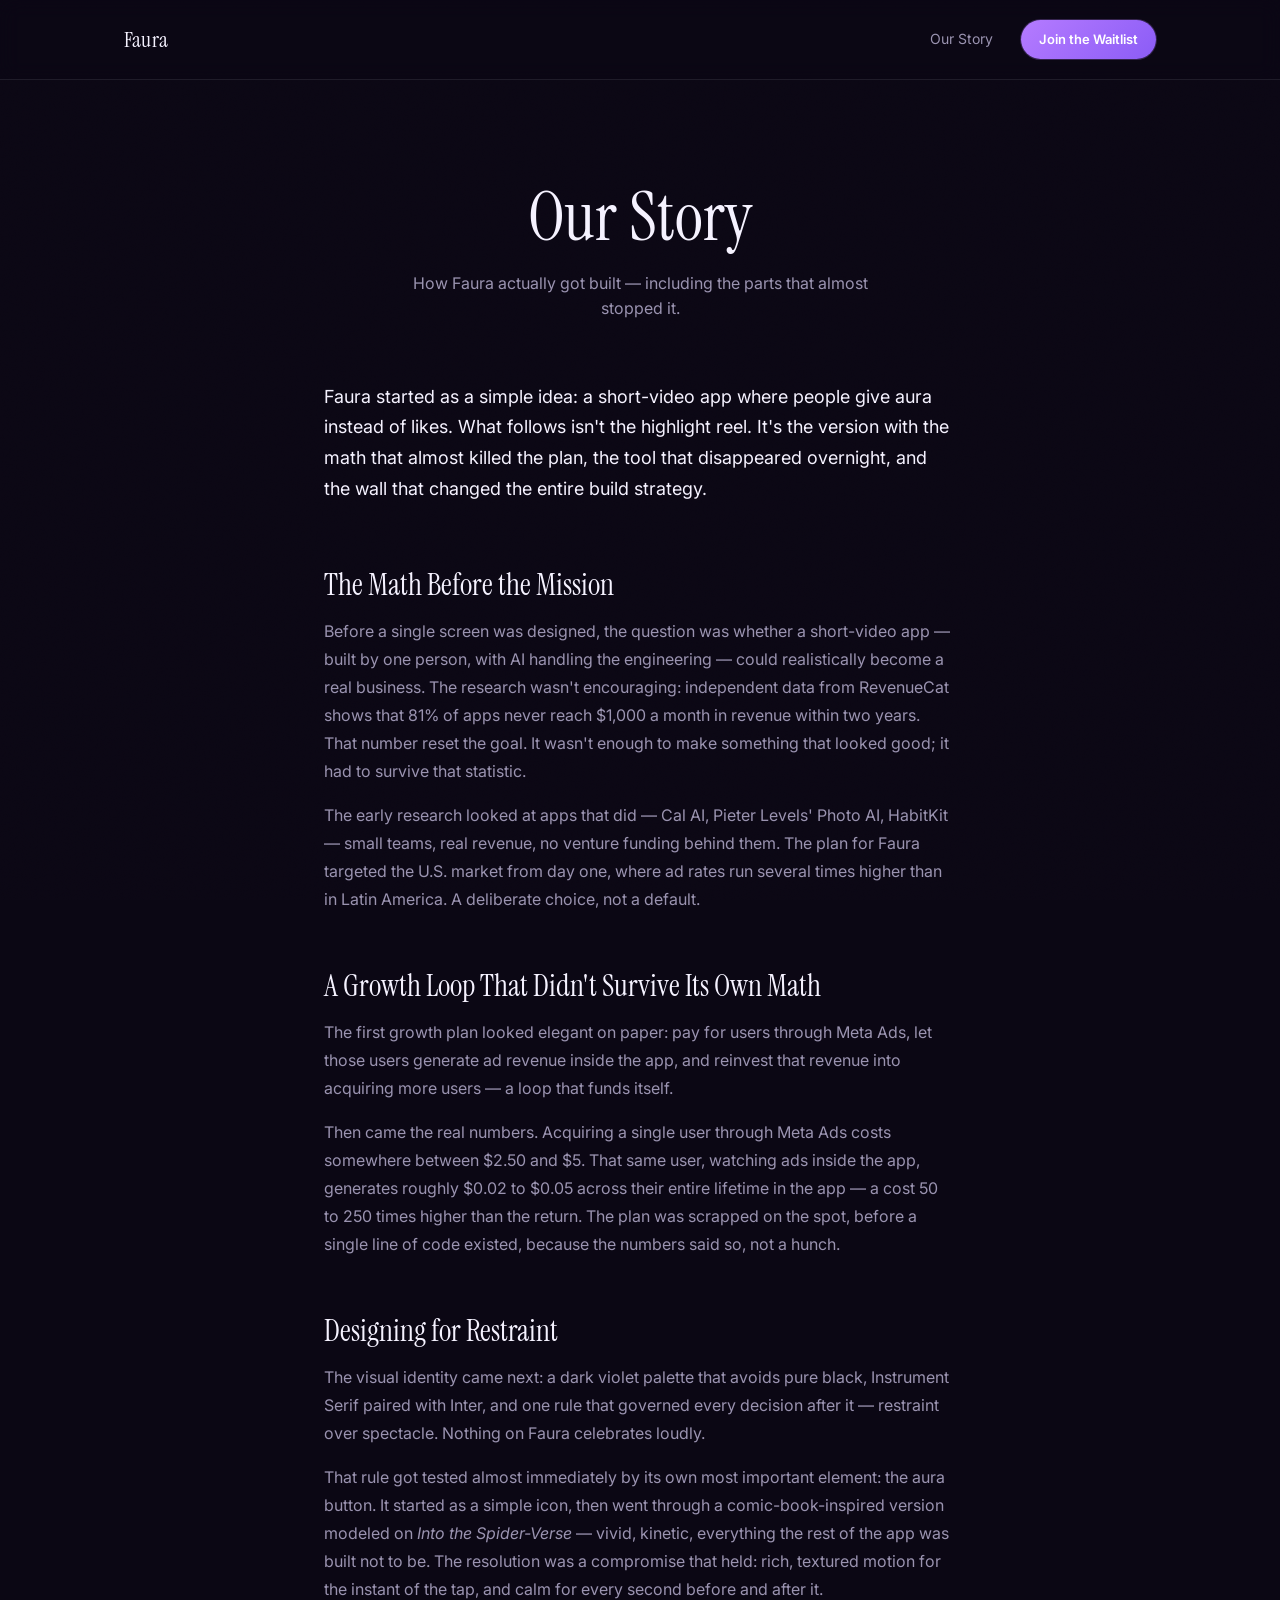
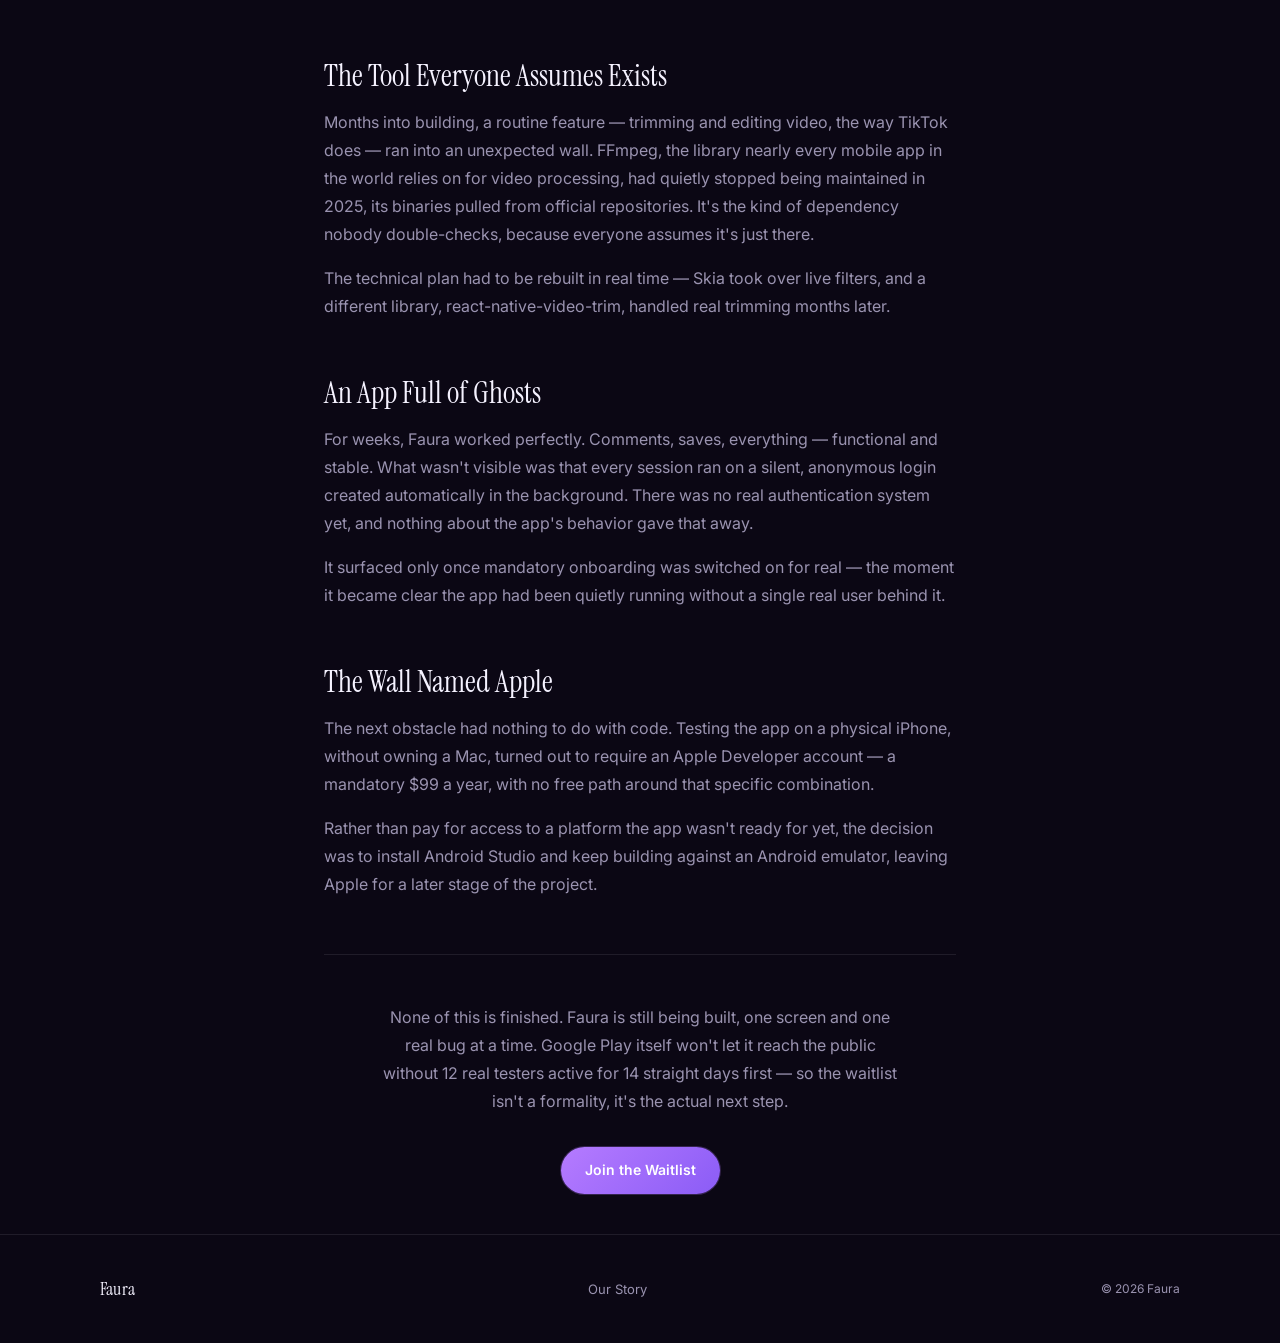
<file: story.html>
<!DOCTYPE html>
<html lang="en">
<head>
  <!-- Google tag (gtag.js) -->
  <script async src="https://www.googletagmanager.com/gtag/js?id=G-32G35X603Q"></script>
  <script>
    window.dataLayer = window.dataLayer || [];
    function gtag(){dataLayer.push(arguments);}
    gtag('js', new Date());
    gtag('config', 'G-32G35X603Q');
  </script>

  <meta charset="UTF-8" />
  <meta name="viewport" content="width=device-width, initial-scale=1.0" />
  <title>Our Story — Faura</title>
  <meta name="description" content="How Faura actually got built — the discarded growth plan, the tool that quietly died, the ghost user, and the wall named Apple." />

  <link rel="preconnect" href="https://fonts.googleapis.com" />
  <link rel="preconnect" href="https://fonts.gstatic.com" crossorigin />
  <link href="https://fonts.googleapis.com/css2?family=Instrument+Serif:ital@0;1&family=Inter:wght@400;500;600;700&display=swap" rel="stylesheet" />

  <link rel="stylesheet" href="styles.css" />
</head>
<body>

  <header class="nav">
    <div class="nav-inner">
      <a href="index.html" class="wordmark">Faura</a>
      <nav class="nav-links">
        <a href="story.html" class="nav-link">Our Story</a>
        <a href="index.html#waitlist" class="btn btn-primary btn-sm">Join the Waitlist</a>
      </nav>
    </div>
  </header>

  <main>
    <section class="story-header">
      <h1>Our Story</h1>
      <p>How Faura actually got built — including the parts that almost stopped it.</p>
    </section>

    <section class="story-body">
      <p class="story-lede">
        Faura started as a simple idea: a short-video app where people give aura instead of likes.
        What follows isn't the highlight reel. It's the version with the math that almost killed
        the plan, the tool that disappeared overnight, and the wall that changed the entire build
        strategy.
      </p>

      <div class="story-beat">
        <h2>The Math Before the Mission</h2>
        <p>
          Before a single screen was designed, the question was whether a short-video app — built
          by one person, with AI handling the engineering — could realistically become a real
          business. The research wasn't encouraging: independent data from RevenueCat shows that
          81% of apps never reach $1,000 a month in revenue within two years. That number reset the
          goal. It wasn't enough to make something that looked good; it had to survive that
          statistic.
        </p>
        <p>
          The early research looked at apps that did — Cal AI, Pieter Levels' Photo AI, HabitKit —
          small teams, real revenue, no venture funding behind them. The plan for Faura targeted
          the U.S. market from day one, where ad rates run several times higher than in Latin
          America. A deliberate choice, not a default.
        </p>
      </div>

      <div class="story-beat">
        <h2>A Growth Loop That Didn't Survive Its Own Math</h2>
        <p>
          The first growth plan looked elegant on paper: pay for users through Meta Ads, let those
          users generate ad revenue inside the app, and reinvest that revenue into acquiring more
          users — a loop that funds itself.
        </p>
        <p>
          Then came the real numbers. Acquiring a single user through Meta Ads costs somewhere
          between $2.50 and $5. That same user, watching ads inside the app, generates roughly
          $0.02 to $0.05 across their entire lifetime in the app — a cost 50 to 250 times higher
          than the return. The plan was scrapped on the spot, before a single line of code existed,
          because the numbers said so, not a hunch.
        </p>
      </div>

      <div class="story-beat">
        <h2>Designing for Restraint</h2>
        <p>
          The visual identity came next: a dark violet palette that avoids pure black, Instrument
          Serif paired with Inter, and one rule that governed every decision after it — restraint
          over spectacle. Nothing on Faura celebrates loudly.
        </p>
        <p>
          That rule got tested almost immediately by its own most important element: the aura
          button. It started as a simple icon, then went through a comic-book-inspired version
          modeled on <em>Into the Spider-Verse</em> — vivid, kinetic, everything the rest of the app
          was built not to be. The resolution was a compromise that held: rich, textured motion for
          the instant of the tap, and calm for every second before and after it.
        </p>
      </div>

      <div class="story-beat">
        <h2>The Tool Everyone Assumes Exists</h2>
        <p>
          Months into building, a routine feature — trimming and editing video, the way TikTok does
          — ran into an unexpected wall. FFmpeg, the library nearly every mobile app in the world
          relies on for video processing, had quietly stopped being maintained in 2025, its binaries
          pulled from official repositories. It's the kind of dependency nobody double-checks,
          because everyone assumes it's just there.
        </p>
        <p>
          The technical plan had to be rebuilt in real time — Skia took over live filters, and a
          different library, react-native-video-trim, handled real trimming months later.
        </p>
      </div>

      <div class="story-beat">
        <h2>An App Full of Ghosts</h2>
        <p>
          For weeks, Faura worked perfectly. Comments, saves, everything — functional and stable.
          What wasn't visible was that every session ran on a silent, anonymous login created
          automatically in the background. There was no real authentication system yet, and nothing
          about the app's behavior gave that away.
        </p>
        <p>
          It surfaced only once mandatory onboarding was switched on for real — the moment it became
          clear the app had been quietly running without a single real user behind it.
        </p>
      </div>

      <div class="story-beat">
        <h2>The Wall Named Apple</h2>
        <p>
          The next obstacle had nothing to do with code. Testing the app on a physical iPhone,
          without owning a Mac, turned out to require an Apple Developer account — a mandatory $99 a
          year, with no free path around that specific combination.
        </p>
        <p>
          Rather than pay for access to a platform the app wasn't ready for yet, the decision was to
          install Android Studio and keep building against an Android emulator, leaving Apple for a
          later stage of the project.
        </p>
      </div>

      <div class="story-close">
        <p>
          None of this is finished. Faura is still being built, one screen and one real bug at a
          time. Google Play itself won't let it reach the public without 12 real testers active for
          14 straight days first — so the waitlist isn't a formality, it's the actual next step.
        </p>
        <a href="index.html#waitlist" class="btn btn-primary">Join the Waitlist</a>
      </div>
    </section>
  </main>

  <footer class="footer">
    <div class="footer-inner">
      <a href="index.html" class="wordmark" style="font-size: 18px;">Faura</a>
      <div class="footer-links">
        <a href="story.html">Our Story</a>
      </div>
      <p class="footer-copy">© 2026 Faura</p>
    </div>
  </footer>

</body>
</html>
</file>
<file: styles.css>
/* Faura — shared design system for the public site */

:root {
  --bg-base: #0B0714;
  --surface: #14101F;
  --surface-raised: #1A1526;
  --border-subtle: rgba(245, 242, 255, 0.09);
  --border-aura: rgba(181, 123, 255, 0.35);
  --aura-primary: #B57BFF;
  --aura-glow: #8B5CF6;
  --text-primary: #F5F2FF;
  --text-muted: #9A93B0;

  --font-serif: "Instrument Serif", Georgia, serif;
  --font-sans: "Inter", -apple-system, BlinkMacSystemFont, "Segoe UI", sans-serif;

  --container: 1080px;
}

* {
  box-sizing: border-box;
}

html {
  scroll-behavior: smooth;
}

body {
  margin: 0;
  background: var(--bg-base);
  color: var(--text-primary);
  font-family: var(--font-sans);
  font-size: 16px;
  line-height: 1.6;
  -webkit-font-smoothing: antialiased;
  position: relative;
  overflow-x: hidden;
}

/* subtle film-grain texture over the whole page */
body::before {
  content: "";
  position: fixed;
  inset: 0;
  z-index: 1;
  pointer-events: none;
  opacity: 0.035;
  mix-blend-mode: overlay;
  background-image: url("data:image/svg+xml;utf8,<svg xmlns='http://www.w3.org/2000/svg'><filter id='n'><feTurbulence type='fractalNoise' baseFrequency='0.85' numOctaves='2' stitchTiles='stitch'/></filter><rect width='100%25' height='100%25' filter='url(%23n)'/></svg>");
}

a {
  color: inherit;
  text-decoration: none;
}

h1, h2, h3 {
  font-family: var(--font-serif);
  font-weight: 400;
  line-height: 1.1;
  margin: 0;
}

p {
  margin: 0;
}

.container {
  max-width: var(--container);
  margin: 0 auto;
  padding: 0 24px;
  position: relative;
  z-index: 2;
}

/* ---------- nav ---------- */

.nav {
  position: sticky;
  top: 0;
  z-index: 10;
  background: rgba(11, 7, 20, 0.75);
  backdrop-filter: blur(10px);
  border-bottom: 1px solid var(--border-subtle);
}

.nav-inner {
  display: flex;
  align-items: center;
  justify-content: space-between;
  padding: 20px 24px;
  max-width: var(--container);
  margin: 0 auto;
}

.wordmark {
  font-family: var(--font-serif);
  font-size: 22px;
  letter-spacing: 0.01em;
}

.nav-links {
  display: flex;
  align-items: center;
  gap: 28px;
}

.nav-link {
  font-size: 14px;
  color: var(--text-muted);
  transition: color 0.2s ease;
}

.nav-link:hover {
  color: var(--text-primary);
}

/* ---------- buttons ---------- */

.btn {
  display: inline-flex;
  align-items: center;
  justify-content: center;
  font-family: var(--font-sans);
  font-size: 14px;
  font-weight: 600;
  padding: 12px 24px;
  border-radius: 100px;
  border: none;
  cursor: pointer;
  transition: filter 0.2s ease, box-shadow 0.2s ease, transform 0.15s ease;
  white-space: nowrap;
}

.btn-primary {
  background: linear-gradient(135deg, var(--aura-primary), var(--aura-glow));
  color: #ffffff;
  box-shadow: 0 0 0 1px rgba(181, 123, 255, 0.25);
}

.btn-primary:hover {
  filter: brightness(1.08);
  box-shadow: 0 0 24px rgba(139, 92, 246, 0.35);
}

.btn-primary:active {
  transform: scale(0.98);
}

.btn-sm {
  padding: 9px 18px;
  font-size: 13px;
}

/* ---------- hero ---------- */

.hero {
  position: relative;
  padding: 120px 24px 100px;
  text-align: center;
  overflow: hidden;
}

.hero-glow {
  position: absolute;
  top: -120px;
  left: 50%;
  transform: translateX(-50%);
  width: 640px;
  height: 640px;
  background: radial-gradient(circle, rgba(139, 92, 246, 0.28) 0%, rgba(139, 92, 246, 0) 70%);
  filter: blur(20px);
  pointer-events: none;
  z-index: 0;
}

.hero-inner {
  position: relative;
  z-index: 2;
  max-width: 640px;
  margin: 0 auto;
}

.hero h1 {
  font-size: clamp(56px, 10vw, 96px);
  margin-bottom: 20px;
}

.hero-tagline {
  font-family: var(--font-serif);
  font-style: italic;
  font-size: clamp(20px, 3vw, 26px);
  color: var(--text-primary);
  margin-bottom: 16px;
}

.hero-desc {
  font-size: 16px;
  color: var(--text-muted);
  max-width: 460px;
  margin: 0 auto 40px;
}

/* ---------- waitlist form ---------- */

.waitlist-form {
  display: flex;
  gap: 10px;
  max-width: 420px;
  margin: 0 auto;
  flex-wrap: wrap;
  justify-content: center;
}

.waitlist-form input[type="email"] {
  flex: 1 1 220px;
  min-width: 0;
  background: var(--surface);
  border: 1px solid var(--border-subtle);
  border-radius: 100px;
  padding: 12px 20px;
  color: var(--text-primary);
  font-family: var(--font-sans);
  font-size: 14px;
}

.waitlist-form input[type="email"]::placeholder {
  color: var(--text-muted);
}

.waitlist-form input[type="email"]:focus {
  outline: none;
  border-color: var(--border-aura);
}

.waitlist-note {
  margin-top: 14px;
  font-size: 12px;
  color: var(--text-muted);
}

.hidden-field {
  position: absolute;
  left: -9999px;
  width: 1px;
  height: 1px;
  overflow: hidden;
}

/* ---------- sections ---------- */

section {
  padding: 80px 24px;
  position: relative;
  z-index: 2;
}

.section-head {
  text-align: center;
  max-width: 560px;
  margin: 0 auto 48px;
}

.section-head h2 {
  font-size: clamp(30px, 5vw, 40px);
  margin-bottom: 12px;
}

.section-head p {
  color: var(--text-muted);
  font-size: 15px;
}

.eyebrow {
  display: block;
  font-size: 12px;
  letter-spacing: 0.14em;
  text-transform: uppercase;
  color: var(--aura-primary);
  margin-bottom: 14px;
}

/* ---------- what-is grid ---------- */

.feature-grid {
  display: grid;
  grid-template-columns: repeat(2, 1fr);
  gap: 20px;
  max-width: var(--container);
  margin: 0 auto;
}

.feature-card {
  background: var(--surface);
  border: 1px solid var(--border-subtle);
  border-radius: 18px;
  padding: 28px;
}

.feature-card h3 {
  font-family: var(--font-sans);
  font-size: 16px;
  font-weight: 600;
  margin-bottom: 10px;
}

.feature-card p {
  font-size: 14px;
  color: var(--text-muted);
  line-height: 1.65;
}

.feature-ring {
  width: 32px;
  height: 32px;
  border-radius: 50%;
  border: 2px solid var(--aura-primary);
  margin-bottom: 16px;
}

/* ---------- feed showcase ---------- */

.showcase-section {
  padding: 20px 24px 90px;
  overflow: hidden;
}

.showcase-phones {
  position: relative;
  max-width: 620px;
  margin: 0 auto;
  height: clamp(360px, 58vw, 560px);
}

.showcase-phones img {
  position: absolute;
  height: 100%;
  width: auto;
  max-width: none;
  filter: drop-shadow(0 24px 48px rgba(0, 0, 0, 0.5));
}

.showcase-phones .phone-back {
  left: 2%;
  top: 8%;
  height: 84%;
  opacity: 0.85;
  z-index: 1;
}

.showcase-phones .phone-front {
  right: 4%;
  top: 0;
  height: 100%;
  z-index: 2;
}

.showcase-phones.reveal img {
  transition: opacity 0.8s ease, transform 0.8s ease;
}

.showcase-phones.reveal:not(.is-visible) .phone-back {
  opacity: 0;
  transform: translate(-16px, 32px);
}

.showcase-phones.reveal:not(.is-visible) .phone-front {
  opacity: 0;
  transform: translate(16px, 32px);
}

.showcase-phones.reveal .phone-front {
  transition-delay: 0.15s;
}

@media (prefers-reduced-motion: reduce) {
  .showcase-phones.reveal img {
    transition: none;
  }
  .showcase-phones.reveal:not(.is-visible) .phone-back,
  .showcase-phones.reveal:not(.is-visible) .phone-front {
    opacity: 1;
    transform: none;
  }
}

/* ---------- ranks (v3 system) ---------- */

.rk-svg{display:block;width:100%;height:100%;overflow:visible}
.rk-spin{transform-origin:160px 160px;animation:rk-turn 28s linear infinite}
.rk-ray{animation-duration:18s}.rk-counter{animation-duration:35s;animation-direction:reverse}.rk-gild{animation-duration:25s}
.rk-breathe{transform-origin:160px 160px;animation:rk-bloom 5.8s ease-in-out infinite}
.rk-offscreen *{animation-play-state:paused!important}
@keyframes rk-turn{to{transform:rotate(360deg)}}
@keyframes rk-bloom{0%,100%{transform:scale(1);opacity:.88}50%{transform:scale(1.016);opacity:1}}
@media(prefers-reduced-motion:reduce){.rk-svg *{animation:none!important}}

.ranks-section {
  padding: 40px 24px 80px;
}

.prank-carousel {
  display: flex;
  align-items: center;
  justify-content: center;
  gap: 20px;
  max-width: var(--container);
  margin: 0 auto;
}

.prank-track {
  flex: 1 1 auto;
  max-width: 420px;
  min-width: 0;
}

.prank-arrow {
  flex: 0 0 auto;
  width: 44px;
  height: 44px;
  display: grid;
  place-items: center;
  border-radius: 50%;
  border: 1px solid var(--border-subtle);
  background: var(--surface);
  color: var(--text-primary);
  transition: border-color 0.2s ease, color 0.2s ease;
}

.prank-arrow svg {
  width: 18px;
  height: 18px;
}

.prank-arrow:hover:not(:disabled) {
  border-color: var(--border-aura);
  color: var(--aura-primary);
}

.prank-arrow:disabled {
  opacity: 0.3;
  cursor: default;
}

.prank-position {
  text-align: center;
  margin-top: 20px;
  font-size: 12px;
  color: var(--text-muted);
  font-variant-numeric: tabular-nums;
  letter-spacing: 0.04em;
}

.prank-card {
  display: none;
  flex-direction: column;
  align-items: center;
  text-align: center;
  gap: 4px;
  padding: 24px 16px 28px;
  background: var(--surface);
  border: 1px solid var(--border-subtle);
  border-radius: 20px;
  animation: prank-fade-in 0.35s ease;
}

.prank-card[data-state="active"] {
  display: flex;
}

@keyframes prank-fade-in {
  from { opacity: 0; transform: translateY(6px); }
  to { opacity: 1; transform: translateY(0); }
}

@media (prefers-reduced-motion: reduce) {
  .prank-card {
    animation: none;
  }
}

.prank-meta {
  display: flex;
  align-items: center;
  gap: 8px;
  font-family: var(--font-sans);
  font-size: 11px;
  color: var(--text-muted);
  margin-bottom: 6px;
}

.prank-number {
  font-weight: 600;
  color: var(--prank-color);
}

.prank-material {
  text-transform: uppercase;
  letter-spacing: 0.08em;
  font-size: 10px;
}

.prank-visual {
  position: relative;
  width: clamp(140px, 16vw, 190px);
  aspect-ratio: 1;
  margin-bottom: 10px;
}

.prank-visual .rk-svg {
  position: absolute;
  inset: 0;
  width: 100%;
  height: 100%;
}

.prank-avatar {
  position: absolute;
  top: 50%;
  left: 50%;
  width: 55%;
  height: 55%;
  transform: translate(-50%, -50%);
  border-radius: 50%;
  overflow: hidden;
  background: radial-gradient(circle at 35% 30%, #3a3a42, #17171b 72%);
}

.prank-avatar img {
  display: block;
  width: 100%;
  height: 100%;
  object-fit: cover;
}

.prank-name {
  font-family: var(--font-serif);
  font-size: 22px;
  font-weight: 400;
  color: var(--prank-color);
  margin: 4px 0 0;
}

.prank-range {
  font-family: var(--font-sans);
  font-size: 12px;
  font-weight: 600;
  color: var(--text-muted);
}

.prank-signature {
  font-family: var(--font-sans);
  font-size: 13px;
  color: var(--text-primary);
  margin: 10px 0 0;
}

.prank-detail {
  font-family: var(--font-sans);
  font-size: 12.5px;
  line-height: 1.7;
  color: var(--text-muted);
  margin: 8px 0 0;
}

.prank-card[data-rank="none"] { --prank-color: #a39baa; }
.prank-card[data-rank="kindling"] { --prank-color: #b7a1f4; }
.prank-card[data-rank="bloom"] { --prank-color: #c28bff; }
.prank-card[data-rank="radiant"] { --prank-color: #eee9ff; }
.prank-card[data-rank="sovereign"] { --prank-color: #edb99a; }
.prank-card[data-rank="ascendant"] { --prank-color: #f4cd75; }

/* ---------- phone frame (shared: onboarding + auth) ---------- */

.phone-frame {
  position: relative;
  width: 100%;
  aspect-ratio: 9 / 17.5;
  border-radius: 32px;
  border: 1px solid var(--border-subtle);
  background:
    radial-gradient(ellipse at 50% 22%, rgba(139, 92, 246, 0.14), transparent 45%),
    var(--bg-base);
  box-shadow: 0 24px 60px rgba(0, 0, 0, 0.5), inset 0 1px rgba(255, 255, 255, 0.06);
  overflow: hidden;
  display: flex;
  flex-direction: column;
}

.phone-status {
  flex: 0 0 42px;
  display: flex;
  align-items: center;
  justify-content: space-between;
  padding: 13px 22px 4px;
  font-family: var(--font-sans);
  font-size: 11px;
  font-weight: 800;
  color: var(--text-primary);
}

.phone-status svg {
  width: 56px;
  height: 12px;
  flex-shrink: 0;
}

.phone-status-icons {
  font-size: 8px;
  letter-spacing: 2px;
  color: var(--text-muted);
}

/* ---------- onboarding ---------- */

.onboarding-section {
  padding: 40px 24px 80px;
}

.onb-carousel {
  display: flex;
  align-items: center;
  justify-content: center;
  gap: 20px;
  max-width: var(--container);
  margin: 0 auto;
}

.onb-track {
  flex: 1 1 auto;
  max-width: 396px;
  min-width: 0;
}

.onb-slide {
  display: none;
  flex-direction: column;
  align-items: center;
  text-align: center;
  gap: 4px;
  animation: prank-fade-in 0.35s ease;
}

.onb-slide[data-state="active"] {
  display: flex;
}

.onb-slide .phone-frame {
  margin-bottom: 20px;
}

.onb-slide h3 {
  font-family: var(--font-serif);
  font-size: 24px;
  font-weight: 400;
  line-height: 1.3;
}

.onb-slide h3 em {
  font-style: italic;
  color: var(--aura-primary);
}

.onb-slide p {
  font-size: 14px;
  color: var(--text-muted);
  margin-top: 10px;
  line-height: 1.6;
}

.onb-visual {
  flex: 1 1 auto;
  position: relative;
  display: grid;
  place-items: center;
  overflow: hidden;
}

.onb-visual img {
  position: absolute;
  inset: 0;
  width: 100%;
  height: 100%;
  object-fit: cover;
  object-position: top center;
}

/* ---- slide 1: farm aura (ported in full: field, particles, tap-to-replay core) ---- */

.onb1-phone {
  aspect-ratio: 396 / 786;
}

.onb-topbar {
  position: relative;
  z-index: 3;
  flex: 0 0 46px;
  padding: 7px 22px 0;
  display: flex;
  align-items: center;
  justify-content: space-between;
}

.onb-brand {
  font-family: 'Unbounded', sans-serif;
  font-size: 13px;
  font-weight: 500;
  letter-spacing: -0.07em;
}

.onb-skip {
  font-family: 'Manrope', sans-serif;
  font-size: 12px;
  font-weight: 700;
  color: var(--text-primary);
}

.onb1-hero {
  position: relative;
  flex: 1 1 auto;
  min-height: 282px;
  isolation: isolate;
  display: grid;
  place-items: center;
}

.onb1-field {
  position: absolute;
  width: 420px;
  height: 368px;
  max-width: none;
  top: 50%;
  left: 50%;
  transform: translate(-50%, -50%);
  pointer-events: none;
}

.onb1-field-aura {
  position: absolute;
  inset: 20% 25%;
  border-radius: 50%;
  background: radial-gradient(ellipse, rgba(170, 88, 246, 0.22), rgba(114, 57, 180, 0.06) 45%, transparent 70%);
  animation: onb1-field-breathe 7s ease-in-out infinite;
}

.onb1-halftone {
  position: absolute;
  inset: 10% 6%;
  opacity: 0.5;
  transform: rotate(-22deg);
  background-image: radial-gradient(rgba(175, 113, 233, 0.45) 0.75px, transparent 0.9px);
  background-size: 5px 5px;
  -webkit-mask-image: radial-gradient(ellipse at center, transparent 36%, #000 49%, transparent 69%);
  mask-image: radial-gradient(ellipse at center, transparent 36%, #000 49%, transparent 69%);
}

.onb1-filaments {
  position: absolute;
  inset: 0;
  width: 100%;
  height: 100%;
  overflow: visible;
  animation: onb1-field-tilt 19s ease-in-out infinite alternate;
}

.onb1-filament-main {
  fill: none;
  stroke: url(#onb1-filament-light);
  stroke-width: 0.62;
}

.onb1-filament-cross {
  fill: none;
  stroke: #b68af0;
  stroke-width: 0.7;
  opacity: 0.15;
}

.onb1-distant-specks {
  position: absolute;
  inset: 0;
}

.onb1-distant-specks i {
  position: absolute;
  width: 2px;
  height: 2px;
  border-radius: 50%;
  background: #c6a4e8;
  opacity: 0.48;
}

.onb1-distant-specks i:nth-child(1) { left: 21%; top: 23%; }
.onb1-distant-specks i:nth-child(2) { left: 78%; top: 69%; width: 1px; height: 1px; }
.onb1-distant-specks i:nth-child(3) { left: 30%; top: 77%; width: 1px; height: 1px; }
.onb1-distant-specks i:nth-child(4) { left: 86%; top: 32%; }

.onb1-gold-note {
  position: absolute;
  top: 22%;
  right: 20%;
  width: 7px;
  height: 7px;
  color: #e8c689;
  opacity: 0.88;
  transform: rotate(12deg);
}

.onb1-gold-note svg {
  width: 100%;
  height: 100%;
  fill: currentColor;
}

.onb1-signal-stream {
  position: absolute;
  inset: 0;
}

.onb1-incoming {
  position: absolute;
  left: 50%;
  top: 50%;
  width: var(--size);
  height: var(--size);
  margin: -3px;
  color: #d7afff;
  opacity: 0;
  animation: onb1-converge 9s var(--delay) cubic-bezier(0.58, 0.04, 0.8, 0.7) infinite both;
}

.onb1-incoming svg {
  display: block;
  width: 100%;
  height: 100%;
  fill: currentColor;
}

.onb1-core {
  width: 180px;
  height: 180px;
  position: relative;
  z-index: 2;
  display: grid;
  place-items: center;
  padding: 0;
  border: 0;
  border-radius: 50%;
  background: transparent;
  color: var(--aura-primary);
  animation: onb1-core-drift 7s ease-in-out infinite;
}

.onb1-core-glow {
  position: absolute;
  inset: -43px;
  border-radius: 50%;
  pointer-events: none;
  background: radial-gradient(circle, rgba(201, 138, 255, 0.19), rgba(138, 71, 218, 0.08) 31%, transparent 65%);
}

.onb1-brackets {
  position: absolute;
  inset: 0;
  filter: drop-shadow(0 0 7px rgba(177, 115, 247, 0.16));
  pointer-events: none;
}

.onb1-brackets svg {
  width: 100%;
  height: 100%;
  display: block;
  overflow: visible;
}

.onb1-star-breathe {
  position: absolute;
  width: 98px;
  height: 98px;
  display: grid;
  place-items: center;
  pointer-events: none;
  animation: onb1-star-breathe 7s ease-in-out infinite;
}

.onb1-star-turn {
  width: 100%;
  height: 100%;
}

.onb1-star-turn svg {
  display: block;
  width: 100%;
  height: 100%;
  filter: drop-shadow(0 0 11px rgba(189, 132, 254, 0.33));
}

.onb1-hero-caption {
  position: absolute;
  bottom: 8px;
  inset-inline: 0;
  text-align: center;
  font-family: 'Manrope', sans-serif;
  font-size: 10px;
  letter-spacing: 0.015em;
  color: #a39aa9;
}

.onb1-hero-caption::before,
.onb1-hero-caption::after {
  content: "";
  display: inline-block;
  vertical-align: middle;
  width: 17px;
  height: 1px;
  background: linear-gradient(90deg, transparent, #947d9f);
  margin-right: 9px;
}

.onb1-hero-caption::after {
  background: linear-gradient(90deg, #947d9f, transparent);
  margin-right: 0;
  margin-left: 9px;
}

.onb1-copy {
  position: relative;
  padding: 19px 24px 0;
  text-align: center;
}

.onb1-copy h4 {
  margin: 0;
  font-family: 'Unbounded', sans-serif;
  font-size: 34px;
  line-height: 1.25;
  font-weight: 600;
  letter-spacing: -0.075em;
}

.onb1-lead-in {
  display: block;
  margin-bottom: 9px;
  font-family: 'Manrope', sans-serif;
  font-size: 18px;
  line-height: 1.4;
  font-weight: 500;
  letter-spacing: -0.035em;
  color: #e3dfe9;
}

.onb1-headline {
  display: block;
  color: var(--aura-primary);
  background: linear-gradient(110deg, #f1e2ff 5%, #d2a2ff 35%, #bd7dfa 82%);
  -webkit-background-clip: text;
  background-clip: text;
  -webkit-text-fill-color: transparent;
}

.onb1-lede {
  margin: 15px 0 0;
  font-family: 'Manrope', sans-serif;
  color: #aaa3b1;
  font-size: 13px;
  font-weight: 500;
  line-height: 1.8;
}

.onb1-lede span {
  display: block;
}

.onb1-footer {
  position: relative;
  padding: 24px 25px 17px;
}

.onb1-progress {
  display: flex;
  justify-content: center;
  align-items: center;
  gap: 7px;
  height: 8px;
  margin-bottom: 20px;
}

.onb1-progress i {
  width: 6px;
  height: 6px;
  border-radius: 50%;
  background: rgba(245, 242, 255, 0.25);
}

.onb1-progress i:first-child {
  width: 20px;
  border-radius: 99px;
  background: var(--aura-primary);
  box-shadow: 0 0 10px rgba(181, 123, 255, 0.48);
}

.onb1-cta {
  width: 100%;
  gap: 8px;
  padding: 16px 38px;
  font-family: 'Manrope', sans-serif;
  font-size: 13px;
  font-weight: 800;
}

.onb1-cta svg {
  width: 16px;
  height: 16px;
}

.onb1-progress[data-active="1"] i:first-child {
  width: 6px;
  border-radius: 50%;
  background: rgba(245, 242, 255, 0.25);
  box-shadow: none;
}

.onb1-progress[data-active="1"] i:nth-child(2) {
  width: 20px;
  border-radius: 99px;
  background: var(--aura-primary);
  box-shadow: 0 0 10px rgba(181, 123, 255, 0.48);
}

.onb1-progress[data-active="2"] i:first-child {
  width: 6px;
  border-radius: 50%;
  background: rgba(245, 242, 255, 0.25);
  box-shadow: none;
}

.onb1-progress[data-active="2"] i:last-child {
  width: 20px;
  border-radius: 99px;
  background: var(--aura-primary);
  box-shadow: 0 0 10px rgba(181, 123, 255, 0.48);
}

/* ---- slide 2: your moments (feed + profile, exact source proportions) ---- */

.onb2-phone {
  aspect-ratio: 396 / 786;
}

.onb2-showcase {
  position: relative;
  flex: 1 1 auto;
  min-height: 350px;
  display: flex;
  flex-direction: column;
}

.onb2-viewport {
  position: relative;
  flex: 1 1 auto;
  overflow: hidden;
}

.onb2-scene {
  display: none;
  align-items: center;
  justify-content: center;
  height: 100%;
  padding: 9px 0 8px;
}

.onb2-scene-active {
  display: flex;
}

.onb2-shot {
  position: relative;
  height: 100%;
  width: auto;
  border-radius: 32px;
  background: #08080d;
  overflow: hidden;
  box-shadow: 0 20px 28px -16px rgba(0, 0, 0, 0.9), 0 0 22px -12px rgba(209, 161, 255, 0.22);
  container-type: inline-size;
}

.onb2-shot-feed {
  aspect-ratio: 994 / 2016;
}

.onb2-shot-profile {
  aspect-ratio: 689 / 1389;
}

.onb2-canvas {
  display: block;
  position: absolute;
}

.onb2-canvas img {
  display: block;
  width: 100%;
  height: 100%;
}

.onb2-canvas-feed {
  width: 206.036217%;
  left: -53.722334%;
  top: -0.694444%;
  aspect-ratio: 1;
}

.onb2-canvas-profile {
  width: 113.35269%;
  left: -6.96662%;
  top: -0.50396%;
  aspect-ratio: 781 / 1400;
}

.onb2-demo-followers {
  position: absolute;
  left: 32.5%;
  top: 37.86%;
  width: 14.5%;
  height: 3.15%;
  display: flex;
  justify-content: center;
  align-items: center;
  color: #ede8fb;
  background: linear-gradient(110deg, #08051d, #06051a);
  font-family: 'Manrope', sans-serif;
  font-size: 4.04cqw;
  font-weight: 600;
  line-height: 1;
}

.onb2-scene-pick {
  position: relative;
  flex: 0 0 48px;
  display: grid;
  grid-template-columns: 1fr 1fr;
  border-top: 1px solid var(--border-subtle);
}

.onb2-pick {
  border: 0;
  background: transparent;
  color: var(--text-muted);
  font-family: 'Manrope', sans-serif;
  font-size: 11px;
  font-weight: 600;
  padding: 8px 9px 12px;
}

.onb2-pick[aria-pressed="true"] {
  color: var(--text-primary);
  box-shadow: inset 0 -2px 0 var(--aura-primary);
}

.onb2-pick-number {
  font-size: 9px;
  margin-right: 6px;
  color: var(--aura-primary);
}

.onb2-copy {
  position: relative;
  padding: 15px 23px 0;
  text-align: center;
}

.onb2-copy-block {
  display: none;
}

.onb2-copy-active {
  display: block;
}

.onb2-copy-block h4 {
  margin: 0;
  font-family: 'Unbounded', sans-serif;
  font-size: 27px;
  line-height: 1.28;
  font-weight: 600;
  letter-spacing: -0.075em;
}

.onb2-copy-block h4 em {
  font-style: normal;
  color: var(--aura-primary);
  background: linear-gradient(110deg, #f1e2ff, #d2a2ff 35%, #bd7dfa 82%);
  -webkit-background-clip: text;
  background-clip: text;
  -webkit-text-fill-color: transparent;
}

.onb-lede-2 {
  margin: 11px 0 0;
  font-family: 'Manrope', sans-serif;
  color: #aaa3b1;
  font-size: 12px;
  font-weight: 500;
  line-height: 1.8;
}

.onb-lede-2 span {
  display: block;
}

@keyframes onb1-core-drift {
  0%, 100% { transform: translateY(2px); }
  50% { transform: translateY(-3px); }
}

@keyframes onb1-star-breathe {
  0%, 100% { transform: scale(1); opacity: 0.94; }
  50% { transform: scale(1.035); opacity: 1; }
}

@keyframes onb1-field-breathe {
  0%, 100% { transform: scale(0.96); opacity: 0.75; }
  50% { transform: scale(1.045); opacity: 1; }
}

@keyframes onb1-field-tilt {
  from { transform: rotate(-3deg); }
  to { transform: rotate(4deg); }
}

@keyframes onb1-converge {
  0%, 12% { transform: translate(var(--x), var(--y)) scale(0.6) rotate(-20deg); opacity: 0; }
  26% { opacity: 0.7; }
  64% { opacity: 0.52; }
  76%, 100% { transform: translate(0, 0) scale(0.15) rotate(65deg); opacity: 0; }
}

@media (prefers-reduced-motion: reduce) {
  .onb1-field-aura,
  .onb1-filaments,
  .onb1-incoming,
  .onb1-core,
  .onb1-star-breathe {
    animation: none !important;
  }
  .onb1-incoming {
    opacity: 0;
  }
}

/* ---- slide 3: farm your way up (real rank system, exact source proportions) ---- */

.onb3-phone {
  aspect-ratio: 396 / 806;
}

.onb3-copy {
  position: relative;
  text-align: center;
  padding: 22px 23px 0;
}

.onb3-copy h4 {
  margin: 0;
  font-family: 'Unbounded', sans-serif;
  font-size: 28px;
  line-height: 1.27;
  font-weight: 600;
  letter-spacing: -0.075em;
}

.onb3-copy h4 em {
  font-style: normal;
  color: var(--aura-primary);
}

.onb3-copy p {
  font-family: 'Manrope', sans-serif;
  font-size: 12px;
  color: var(--text-muted);
  margin: 12px 0 0;
  line-height: 1.7;
}

.onb3-stage {
  position: relative;
  flex: 1 1 auto;
  min-height: 300px;
  display: flex;
  flex-direction: column;
  align-items: center;
  justify-content: center;
  padding: 3px 22px 0;
}

.onb1-prev-arrow {
  position: absolute;
  top: 36%;
  left: 18px;
  width: 36px;
  height: 36px;
  display: grid;
  place-items: center;
  padding: 0;
  background: rgba(24, 16, 31, 0.67);
  border: 1px solid rgba(91, 67, 104, 0.36);
  border-radius: 50%;
  color: #d8c5e7;
}

.onb1-prev-arrow:disabled {
  opacity: 0.35;
}

.onb1-prev-arrow svg {
  width: 16px;
  height: 16px;
}

.onb3-next-arrow {
  left: auto;
  right: 18px;
}

.onb3-current-art {
  display: none;
  width: 180px;
  height: 180px;
}

.onb3-current-art[data-state="active"] {
  display: block;
}

.onb3-current-art .rk-svg {
  width: 100%;
  height: 100%;
}

.onb3-rank-text {
  text-align: center;
  margin-top: 4px;
}

.onb3-rank-text h3 {
  font-family: 'Unbounded', sans-serif;
  font-size: 22px;
  line-height: 1.4;
  font-weight: 500;
  letter-spacing: -0.06em;
  margin: 0;
  color: var(--current);
}

.onb3-rank-text p {
  margin: 0;
  font-family: 'Manrope', sans-serif;
}

#onb3-rank-range {
  color: #c2b4cb;
  font-size: 11px;
  font-weight: 600;
  margin-top: 7px;
  font-variant-numeric: tabular-nums;
}

#onb3-rank-signature {
  margin-top: 9px;
  font-size: 11px;
  color: #af9bbc;
}

.onb3-rail {
  display: grid;
  grid-template-columns: repeat(6, minmax(0, 1fr));
  gap: 2px;
  margin: 14px 19px 0;
  border-top: 1px solid var(--border-subtle);
  padding-top: 12px;
}

.onb3-rail-btn {
  position: relative;
  background: transparent;
  border: 0;
  border-bottom: 2px solid transparent;
  padding: 0 0 11px;
  color: var(--text-muted);
  display: grid;
  place-items: center;
  gap: 3px;
  font-family: 'Manrope', sans-serif;
  font-size: 8px;
  min-height: 73px;
}

.onb3-rail-btn[aria-pressed="true"] {
  border-bottom-color: var(--rail-color);
  color: var(--text-primary);
}

.onb3-rail-art {
  display: block;
  width: 44px;
  height: 44px;
  pointer-events: none;
}

.onb3-rail-art .rk-svg {
  width: 100%;
  height: 100%;
}

.onb3-rail-art .rk-svg * {
  animation: none !important;
}

/* ---------- auth demo ---------- */

.auth-section {
  padding: 40px 24px 90px;
}

.auth-demo {
  max-width: 340px;
  margin: 0 auto;
}

.auth-tabs {
  display: flex;
  gap: 6px;
  background: var(--surface);
  border: 1px solid var(--border-subtle);
  border-radius: 100px;
  padding: 4px;
  margin-bottom: 20px;
}

.auth-tab {
  flex: 1 1 auto;
  border: 0;
  background: transparent;
  color: var(--text-muted);
  font-family: var(--font-sans);
  font-size: 11px;
  font-weight: 600;
  padding: 9px 6px;
  border-radius: 100px;
  white-space: nowrap;
}

.auth-tab[aria-selected="true"] {
  background: var(--surface-raised);
  color: var(--text-primary);
  box-shadow: inset 0 0 0 1px var(--border-aura);
}

.auth-phone {
  padding: 26px 22px 24px;
}

.auth-screen {
  display: none;
  flex-direction: column;
  animation: prank-fade-in 0.3s ease;
  overflow-y: auto;
}

.auth-screen[data-state="active"] {
  display: flex;
}

.auth-masthead {
  text-align: center;
  margin-bottom: 16px;
}

.auth-watermark {
  display: inline-block;
  width: 22px;
  height: 22px;
  color: var(--aura-primary);
  margin-bottom: 8px;
}

.auth-watermark svg {
  width: 100%;
  height: 100%;
}

.auth-masthead h4 {
  font-family: var(--font-serif);
  font-size: 22px;
  font-weight: 400;
  line-height: 1.25;
  margin: 0;
}

.auth-masthead h4 em {
  font-style: italic;
  color: var(--aura-primary);
}

.auth-masthead p {
  font-size: 12px;
  color: var(--text-muted);
  margin: 8px 0 0;
  line-height: 1.6;
}

.auth-providers {
  display: flex;
  flex-direction: column;
  gap: 8px;
  margin-bottom: 14px;
}

.auth-provider {
  display: flex;
  align-items: center;
  justify-content: center;
  gap: 8px;
  border: 1px solid var(--border-subtle);
  background: var(--surface);
  color: var(--text-primary);
  font-family: var(--font-sans);
  font-size: 12px;
  font-weight: 600;
  padding: 10px;
  border-radius: 10px;
}

.auth-provider svg {
  width: 15px;
  height: 15px;
}

.auth-divider {
  text-align: center;
  font-size: 11px;
  color: var(--text-muted);
  margin: 4px 0 14px;
}

.auth-field-label {
  display: block;
  font-family: var(--font-sans);
  font-size: 11px;
  color: var(--text-muted);
  margin-bottom: 6px;
}

.auth-field-label-row {
  display: flex;
  align-items: center;
  justify-content: space-between;
}

.auth-forgot {
  font-size: 10.5px;
  color: var(--aura-primary);
}

.auth-field {
  position: relative;
  display: flex;
  align-items: center;
  background: var(--surface);
  border: 1px solid var(--border-subtle);
  border-radius: 10px;
  margin-bottom: 12px;
}

.auth-field input {
  flex: 1 1 auto;
  min-width: 0;
  background: transparent;
  border: 0;
  color: var(--text-primary);
  font-family: var(--font-sans);
  font-size: 13px;
  padding: 11px 12px;
}

.auth-field input:focus {
  outline: none;
}

.auth-field input::placeholder {
  color: var(--text-muted);
}

.auth-eye {
  border: 0;
  background: transparent;
  color: var(--text-muted);
  padding: 0 12px;
  display: grid;
  place-items: center;
}

.auth-eye svg {
  width: 16px;
  height: 16px;
}

.auth-hint {
  font-size: 10.5px;
  color: var(--text-muted);
  margin: -4px 0 14px;
  line-height: 1.5;
}

.auth-submit {
  width: 100%;
  margin-top: 4px;
}

.auth-legal {
  font-size: 10px;
  color: var(--text-muted);
  text-align: center;
  line-height: 1.6;
  margin: 12px 0 0;
}

.auth-switch {
  text-align: center;
  font-size: 11.5px;
  color: var(--text-muted);
  margin: 14px 0 0;
}

.auth-switch-link {
  border: 0;
  background: transparent;
  color: var(--aura-primary);
  font-weight: 600;
  font-size: 11.5px;
  padding: 0 0 0 4px;
}

.auth-identity {
  display: flex;
  flex-direction: column;
  align-items: center;
  gap: 8px;
  margin-bottom: 18px;
}

.auth-identity-ring {
  width: 56px;
  height: 56px;
  border-radius: 50%;
  display: grid;
  place-items: center;
  border: 1.5px solid var(--border-aura);
  color: var(--aura-primary);
  box-shadow: 0 0 16px rgba(139, 92, 246, 0.35);
}

.auth-identity-ring svg {
  width: 22px;
  height: 22px;
}

.auth-live-handle {
  font-family: var(--font-sans);
  font-size: 13px;
  font-weight: 600;
  color: var(--text-primary);
}

.auth-at {
  padding-left: 12px;
  color: var(--text-muted);
  font-family: var(--font-sans);
  font-size: 13px;
}

.auth-handle-field input {
  padding-left: 4px;
}

.auth-handle-mark {
  width: 28px;
  display: grid;
  place-items: center;
  color: var(--text-muted);
  font-size: 13px;
}

.auth-handle-field[data-handle-status="available"] {
  border-color: rgba(122, 214, 156, 0.5);
}

.auth-handle-field[data-handle-status="available"] .auth-handle-mark {
  color: #7ad69c;
}

.auth-handle-field[data-handle-status="taken"],
.auth-handle-field[data-handle-status="invalid"] {
  border-color: rgba(224, 122, 122, 0.5);
}

.auth-handle-field[data-handle-status="taken"] .auth-handle-mark,
.auth-handle-field[data-handle-status="invalid"] .auth-handle-mark {
  color: #e07a7a;
}

.auth-screen[data-screen="handle"] [data-handle-status-text].is-error {
  color: #e07a7a;
}

/* ---------- screenshots ---------- */

.shot-grid {
  display: grid;
  gap: 20px;
  max-width: var(--container);
  margin: 0 auto;
}

.shot-grid-2 {
  grid-template-columns: repeat(2, 1fr);
  max-width: 500px;
}

.shot-frame {
  aspect-ratio: 9 / 18;
  border: 1px dashed var(--border-aura);
  border-radius: 24px;
  background: var(--surface);
  display: flex;
  align-items: center;
  justify-content: center;
  text-align: center;
  padding: 20px;
}

.shot-frame-filled {
  border: none;
  background: none;
  padding: 0;
}

.shot-frame-filled img {
  width: 100%;
  height: 100%;
  object-fit: contain;
  filter: drop-shadow(0 20px 40px rgba(0, 0, 0, 0.5));
}

.shot-frame span {
  font-size: 13px;
  color: var(--text-muted);
}

/* ---------- footer ---------- */

.footer {
  border-top: 1px solid var(--border-subtle);
  padding: 40px 24px;
}

.footer-inner {
  max-width: var(--container);
  margin: 0 auto;
  display: flex;
  align-items: center;
  justify-content: space-between;
  flex-wrap: wrap;
  gap: 20px;
}

.footer-links {
  display: flex;
  gap: 24px;
  flex-wrap: wrap;
}

.footer-links a {
  font-size: 13px;
  color: var(--text-muted);
  transition: color 0.2s ease;
}

.footer-links a:hover {
  color: var(--text-primary);
}

.footer-copy {
  font-size: 12px;
  color: var(--text-muted);
}

/* ---------- story page ---------- */

.story-header {
  padding: 100px 24px 60px;
  text-align: center;
}

.story-header h1 {
  font-size: clamp(44px, 8vw, 68px);
  margin-bottom: 16px;
}

.story-header p {
  color: var(--text-muted);
  font-size: 16px;
  max-width: 480px;
  margin: 0 auto;
}

.story-body {
  max-width: 680px;
  margin: 0 auto;
  padding: 0 24px 40px;
}

.story-lede {
  font-size: 18px;
  color: var(--text-primary);
  margin-bottom: 64px;
  line-height: 1.7;
}

.story-beat {
  margin-bottom: 56px;
}

.story-beat h2 {
  font-size: clamp(24px, 4vw, 30px);
  margin-bottom: 16px;
}

.story-beat p {
  font-size: 16px;
  color: var(--text-muted);
  line-height: 1.75;
}

.story-beat p + p {
  margin-top: 16px;
}

.story-close {
  border-top: 1px solid var(--border-subtle);
  padding-top: 48px;
  text-align: center;
}

.story-close p {
  font-size: 16px;
  color: var(--text-muted);
  max-width: 520px;
  margin: 0 auto 32px;
  line-height: 1.75;
}

/* ---------- responsive ---------- */

@media (max-width: 720px) {
  .feature-grid {
    grid-template-columns: 1fr;
  }

  .prank-carousel {
    gap: 10px;
  }

  .prank-arrow {
    width: 36px;
    height: 36px;
  }

  .hero {
    padding: 90px 20px 70px;
  }

  section {
    padding: 60px 20px;
  }
}

@media (max-width: 460px) {
  .footer-inner {
    flex-direction: column;
    align-items: flex-start;
  }
}
</file>
